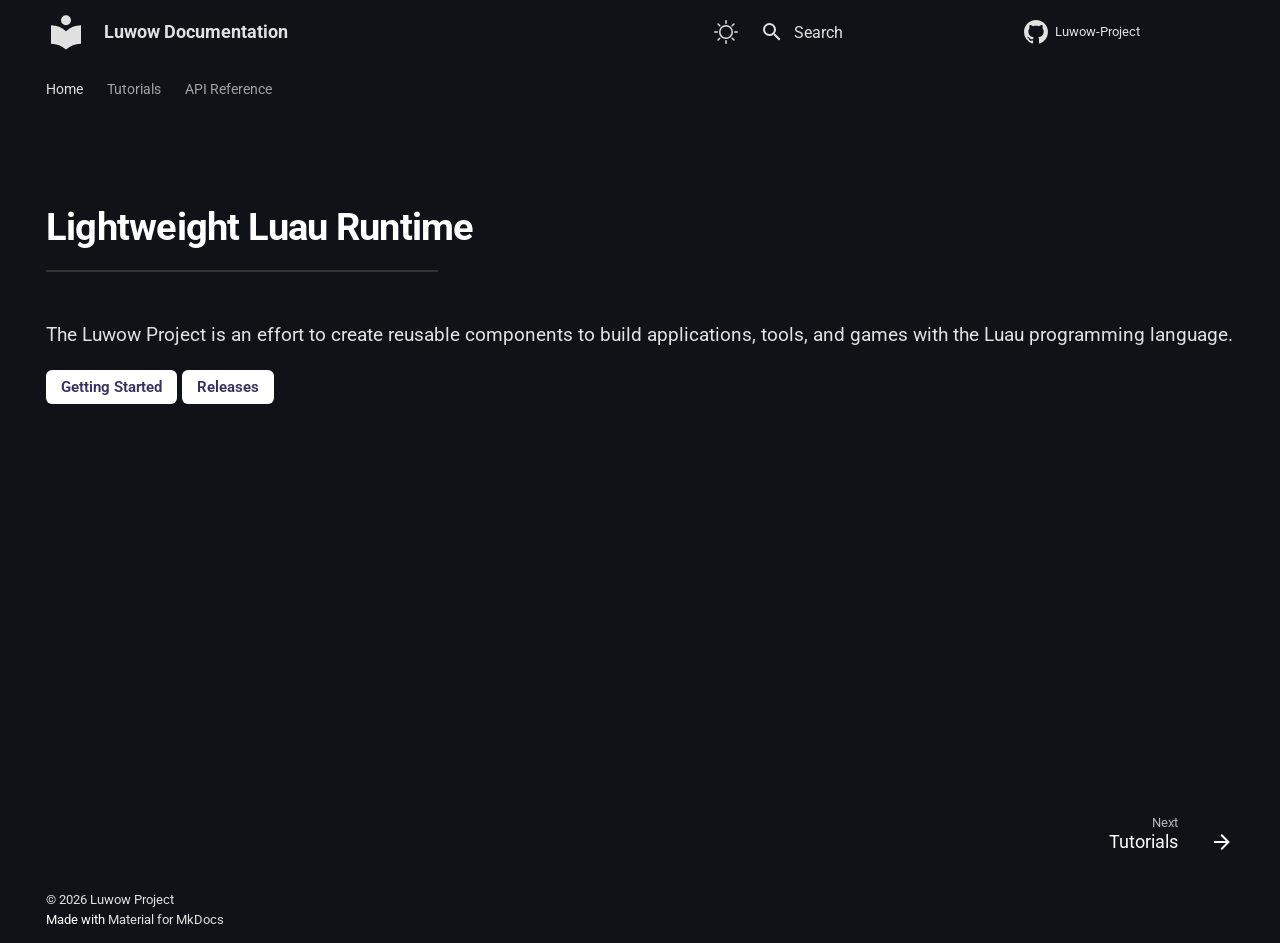
<file: index.html>
<!doctype html>
<html lang="en" class="no-js">
  <head>
    
      <meta charset="utf-8">
      <meta name="viewport" content="width=device-width,initial-scale=1">
      
      
      
        <link rel="canonical" href="https://luwow-project.github.io/Documentation/">
      
      
      
        <link rel="next" href="tutorials/">
      
      
        
      
      
      <link rel="icon" href="assets/images/favicon.png">
      <meta name="generator" content="mkdocs-1.6.1, mkdocs-material-9.8.0">
    
    
      
        <title>Luwow Documentation</title>
      
    
    
      <link rel="stylesheet" href="assets/stylesheets/main.57a0d79d.min.css">
      
        
        <link rel="stylesheet" href="assets/stylesheets/palette.fb2fffe2.min.css">
      
      


    
    
      
    
    
      
        
        
        <link rel="preconnect" href="https://fonts.gstatic.com" crossorigin>
        <link rel="stylesheet" href="https://fonts.googleapis.com/css?family=Roboto:300,300i,400,400i,700,700i%7CRoboto+Mono:400,400i,700,700i&display=fallback">
        <style>:root{--md-text-font:"Roboto";--md-code-font:"Roboto Mono"}</style>
      
    
    
      <link rel="stylesheet" href="css/colors.css">
    
      <link rel="stylesheet" href="css/theme.css">
    
      <link rel="stylesheet" href="css/code.css">
    
      <link rel="stylesheet" href="css/api-reference.css">
    
      <link rel="stylesheet" href="css/paragraph.css">
    
      <link rel="stylesheet" href="css/home.css">
    
    <script>__md_scope=new URL(".",location),__md_hash=e=>[...e].reduce(((e,_)=>(e<<5)-e+_.charCodeAt(0)),0),__md_get=(e,_=localStorage,t=__md_scope)=>JSON.parse(_.getItem(t.pathname+"."+e)),__md_set=(e,_,t=localStorage,a=__md_scope)=>{try{t.setItem(a.pathname+"."+e,JSON.stringify(_))}catch(e){}}</script>
    
      

    
    
  </head>
  
  
    
    
      
    
    
    
    
    <body dir="ltr" data-md-color-scheme="luwowdoc-dark" data-md-color-primary="indigo" data-md-color-accent="indigo">
  
    
    <input class="md-toggle" data-md-toggle="drawer" type="checkbox" id="__drawer" autocomplete="off">
    <input class="md-toggle" data-md-toggle="search" type="checkbox" id="__search" autocomplete="off">
    <label class="md-overlay" for="__drawer"></label>
    <div data-md-component="skip">
      
        
        <a href="#luwowTitle" class="md-skip">
          Skip to content
        </a>
      
    </div>
    <div data-md-component="announce">
      
    </div>
    
    
      

<header class="md-header" data-md-component="header">
  <nav class="md-header__inner md-grid" aria-label="Header">
    <a href="." title="Luwow Documentation" class="md-header__button md-logo" aria-label="Luwow Documentation" data-md-component="logo">
      <!-- Logo -->

  
  <svg xmlns="http://www.w3.org/2000/svg" viewBox="0 0 24 24"><path d="M12 8a3 3 0 0 0 3-3 3 3 0 0 0-3-3 3 3 0 0 0-3 3 3 3 0 0 0 3 3m0 3.54C9.64 9.35 6.5 8 3 8v11c3.5 0 6.64 1.35 9 3.54 2.36-2.19 5.5-3.54 9-3.54V8c-3.5 0-6.64 1.35-9 3.54"/></svg>

    </a>
    <label class="md-header__button md-icon" for="__drawer">
      
      <svg xmlns="http://www.w3.org/2000/svg" viewBox="0 0 24 24"><path d="M3 6h18v2H3zm0 5h18v2H3zm0 5h18v2H3z"/></svg>
    </label>
    <div class="md-header__title" data-md-component="header-title">
      <div class="md-header__ellipsis">
        <div class="md-header__topic">
          <span class="md-ellipsis">
            Luwow Documentation
          </span>
        </div>
        <div class="md-header__topic" data-md-component="header-topic">
          <span class="md-ellipsis">
            
              Home
            
          </span>
        </div>
      </div>
    </div>
    
      
        <form class="md-header__option" data-md-component="palette">
  
    
    
    
    <input class="md-option" data-md-color-media="" data-md-color-scheme="luwowdoc-dark" data-md-color-primary="indigo" data-md-color-accent="indigo"  aria-label="Switch to Light Mode"  type="radio" name="__palette" id="__palette_0">
    
      <label class="md-header__button md-icon" title="Switch to Light Mode" for="__palette_1" hidden>
        <svg xmlns="http://www.w3.org/2000/svg" viewBox="0 0 24 24"><path d="M12 19a7 7 0 1 1 0-14 7 7 0 0 1 0 14m0-1.5a5.5 5.5 0 1 0 0-11 5.5 5.5 0 1 0 0 11m-5.657.157a.75.75 0 0 1 0 1.06l-1.768 1.768a.749.749 0 0 1-1.275-.326.75.75 0 0 1 .215-.734l1.767-1.768a.75.75 0 0 1 1.061 0M3.515 3.515a.75.75 0 0 1 1.06 0l1.768 1.768a.749.749 0 0 1-.326 1.275.75.75 0 0 1-.734-.215L3.515 4.575a.75.75 0 0 1 0-1.06M12 0a.75.75 0 0 1 .75.75v2.5a.75.75 0 0 1-1.5 0V.75A.75.75 0 0 1 12 0M4 12a.75.75 0 0 1-.75.75H.75a.75.75 0 0 1 0-1.5h2.5A.75.75 0 0 1 4 12m8 8a.75.75 0 0 1 .75.75v2.5a.75.75 0 0 1-1.5 0v-2.5A.75.75 0 0 1 12 20m12-8a.75.75 0 0 1-.75.75h-2.5a.75.75 0 0 1 0-1.5h2.5A.75.75 0 0 1 24 12m-6.343 5.657a.75.75 0 0 1 1.06 0l1.768 1.768a.75.75 0 0 1-.018 1.042.75.75 0 0 1-1.042.018l-1.768-1.767a.75.75 0 0 1 0-1.061m2.828-14.142a.75.75 0 0 1 0 1.06l-1.768 1.768a.75.75 0 0 1-1.042-.018.75.75 0 0 1-.018-1.042l1.767-1.768a.75.75 0 0 1 1.061 0"/></svg>
      </label>
    
  
    
    
    
    <input class="md-option" data-md-color-media="" data-md-color-scheme="luwowdoc-light" data-md-color-primary="indigo" data-md-color-accent="indigo"  aria-label="Switch To Dark Mode"  type="radio" name="__palette" id="__palette_1">
    
      <label class="md-header__button md-icon" title="Switch To Dark Mode" for="__palette_0" hidden>
        <svg xmlns="http://www.w3.org/2000/svg" viewBox="0 0 24 24"><path d="M14.768 3.96zl-.002-.005a9 9 0 0 0-.218-.779c-.13-.394.21-.8.602-.67q.435.144.855.328l.01.005A10.002 10.002 0 0 1 12 22a10 10 0 0 1-9.162-5.985l-.004-.01a10 10 0 0 1-.329-.855c-.13-.392.277-.732.67-.602q.386.126.78.218l.004.002A9 9 0 0 0 14.999 6a9 9 0 0 0-.231-2.04M16.5 6c0 5.799-4.701 10.5-10.5 10.5q-.64 0-1.26-.075A8.5 8.5 0 1 0 16.425 4.74q.075.62.075 1.259Z"/></svg>
      </label>
    
  
</form>
      
    
    
      <script>var palette=__md_get("__palette");if(palette&&palette.color){if("(prefers-color-scheme)"===palette.color.media){var media=matchMedia("(prefers-color-scheme: light)"),input=document.querySelector(media.matches?"[data-md-color-media='(prefers-color-scheme: light)']":"[data-md-color-media='(prefers-color-scheme: dark)']");palette.color.media=input.getAttribute("data-md-color-media"),palette.color.scheme=input.getAttribute("data-md-color-scheme"),palette.color.primary=input.getAttribute("data-md-color-primary"),palette.color.accent=input.getAttribute("data-md-color-accent")}for(var[key,value]of Object.entries(palette.color))document.body.setAttribute("data-md-color-"+key,value)}</script>
    
    
    
      
      
        <label class="md-header__button md-icon" for="__search">
          
          <svg xmlns="http://www.w3.org/2000/svg" viewBox="0 0 24 24"><path d="M9.5 3A6.5 6.5 0 0 1 16 9.5c0 1.61-.59 3.09-1.56 4.23l.27.27h.79l5 5-1.5 1.5-5-5v-.79l-.27-.27A6.52 6.52 0 0 1 9.5 16 6.5 6.5 0 0 1 3 9.5 6.5 6.5 0 0 1 9.5 3m0 2C7 5 5 7 5 9.5S7 14 9.5 14 14 12 14 9.5 12 5 9.5 5"/></svg>
        </label>
        <div class="md-search" data-md-component="search" role="dialog">
  <label class="md-search__overlay" for="__search"></label>
  <div class="md-search__inner" role="search">
    <form class="md-search__form" name="search">
      <input type="text" class="md-search__input" name="query" aria-label="Search" placeholder="Search" autocapitalize="off" autocorrect="off" autocomplete="off" spellcheck="false" data-md-component="search-query" required>
      <label class="md-search__icon md-icon" for="__search">
        
        <svg xmlns="http://www.w3.org/2000/svg" viewBox="0 0 24 24"><path d="M9.5 3A6.5 6.5 0 0 1 16 9.5c0 1.61-.59 3.09-1.56 4.23l.27.27h.79l5 5-1.5 1.5-5-5v-.79l-.27-.27A6.52 6.52 0 0 1 9.5 16 6.5 6.5 0 0 1 3 9.5 6.5 6.5 0 0 1 9.5 3m0 2C7 5 5 7 5 9.5S7 14 9.5 14 14 12 14 9.5 12 5 9.5 5"/></svg>
        
        <svg xmlns="http://www.w3.org/2000/svg" viewBox="0 0 24 24"><path d="M20 11v2H8l5.5 5.5-1.42 1.42L4.16 12l7.92-7.92L13.5 5.5 8 11z"/></svg>
      </label>
      <nav class="md-search__options" aria-label="Search">
        
        <button type="reset" class="md-search__icon md-icon" title="Clear" aria-label="Clear" tabindex="-1">
          
          <svg xmlns="http://www.w3.org/2000/svg" viewBox="0 0 24 24"><path d="M19 6.41 17.59 5 12 10.59 6.41 5 5 6.41 10.59 12 5 17.59 6.41 19 12 13.41 17.59 19 19 17.59 13.41 12z"/></svg>
        </button>
      </nav>
      
        <div class="md-search__suggest" data-md-component="search-suggest"></div>
      
    </form>
    <div class="md-search__output">
      <div class="md-search__scrollwrap" tabindex="0" data-md-scrollfix>
        <div class="md-search-result" data-md-component="search-result">
          <div class="md-search-result__meta">
            Initializing search
          </div>
          <ol class="md-search-result__list" role="presentation"></ol>
        </div>
      </div>
    </div>
  </div>
</div>
      
    
    
      <div class="md-header__source">
        <a href="https://github.com/Luwow-Project/" title="Go to repository" class="md-source" data-md-component="source">
  <div class="md-source__icon md-icon">
    
    <svg xmlns="http://www.w3.org/2000/svg" viewBox="0 0 16 16"><path d="M8 0c4.42 0 8 3.58 8 8a8.01 8.01 0 0 1-5.45 7.59c-.4.08-.55-.17-.55-.38 0-.27.01-1.13.01-2.2 0-.75-.25-1.23-.54-1.48 1.78-.2 3.65-.88 3.65-3.95 0-.88-.31-1.59-.82-2.15.08-.2.36-1.02-.08-2.12 0 0-.67-.22-2.2.82-.64-.18-1.32-.27-2-.27s-1.36.09-2 .27c-1.53-1.03-2.2-.82-2.2-.82-.44 1.1-.16 1.92-.08 2.12-.51.56-.82 1.28-.82 2.15 0 3.06 1.86 3.75 3.64 3.95-.23.2-.44.55-.51 1.07-.46.21-1.61.55-2.33-.66-.15-.24-.6-.83-1.23-.82-.67.01-.27.38.01.53.34.19.73.9.82 1.13.16.45.68 1.31 2.69.94 0 .67.01 1.3.01 1.49 0 .21-.15.45-.55.38A7.995 7.995 0 0 1 0 8c0-4.42 3.58-8 8-8"/></svg>
  </div>
  <div class="md-source__repository">
    Luwow-Project
  </div>
</a>
      </div>
    
  </nav>
  
</header>
    
    <div class="md-container" data-md-component="container">
      
      
        
          
            
<nav class="md-tabs" aria-label="Tabs" data-md-component="tabs">
  <div class="md-grid">
    <ul class="md-tabs__list">
      
        
  
  
  
    
  
  
    <li class="md-tabs__item md-tabs__item--active">
      <a href="." class="md-tabs__link">
        
  
  
    
  
  Home

      </a>
    </li>
  

      
        
  
  
  
  
    
    
      <li class="md-tabs__item">
        <a href="tutorials/" class="md-tabs__link">
          
  
  
    
  
  Tutorials

        </a>
      </li>
    
  

      
        
  
  
  
  
    
    
      <li class="md-tabs__item">
        <a href="api-reference/" class="md-tabs__link">
          
  
  
    
  
  API Reference

        </a>
      </li>
    
  

      
    </ul>
  </div>
</nav>
          
        
      
      <main class="md-main" data-md-component="main">
        <div class="md-main__inner md-grid">
          
            
              
                
              
              <div class="md-sidebar md-sidebar--primary" data-md-component="sidebar" data-md-type="navigation" hidden>
                <div class="md-sidebar__scrollwrap">
                  <div class="md-sidebar__inner">
                    


  


<nav class="md-nav md-nav--primary md-nav--lifted" aria-label="Navigation" data-md-level="0">
  <label class="md-nav__title" for="__drawer">
    <a href="." title="Luwow Documentation" class="md-nav__button md-logo" aria-label="Luwow Documentation" data-md-component="logo">
      <!-- Logo -->

  
  <svg xmlns="http://www.w3.org/2000/svg" viewBox="0 0 24 24"><path d="M12 8a3 3 0 0 0 3-3 3 3 0 0 0-3-3 3 3 0 0 0-3 3 3 3 0 0 0 3 3m0 3.54C9.64 9.35 6.5 8 3 8v11c3.5 0 6.64 1.35 9 3.54 2.36-2.19 5.5-3.54 9-3.54V8c-3.5 0-6.64 1.35-9 3.54"/></svg>

    </a>
    Luwow Documentation
  </label>
  
    <div class="md-nav__source">
      <a href="https://github.com/Luwow-Project/" title="Go to repository" class="md-source" data-md-component="source">
  <div class="md-source__icon md-icon">
    
    <svg xmlns="http://www.w3.org/2000/svg" viewBox="0 0 16 16"><path d="M8 0c4.42 0 8 3.58 8 8a8.01 8.01 0 0 1-5.45 7.59c-.4.08-.55-.17-.55-.38 0-.27.01-1.13.01-2.2 0-.75-.25-1.23-.54-1.48 1.78-.2 3.65-.88 3.65-3.95 0-.88-.31-1.59-.82-2.15.08-.2.36-1.02-.08-2.12 0 0-.67-.22-2.2.82-.64-.18-1.32-.27-2-.27s-1.36.09-2 .27c-1.53-1.03-2.2-.82-2.2-.82-.44 1.1-.16 1.92-.08 2.12-.51.56-.82 1.28-.82 2.15 0 3.06 1.86 3.75 3.64 3.95-.23.2-.44.55-.51 1.07-.46.21-1.61.55-2.33-.66-.15-.24-.6-.83-1.23-.82-.67.01-.27.38.01.53.34.19.73.9.82 1.13.16.45.68 1.31 2.69.94 0 .67.01 1.3.01 1.49 0 .21-.15.45-.55.38A7.995 7.995 0 0 1 0 8c0-4.42 3.58-8 8-8"/></svg>
  </div>
  <div class="md-source__repository">
    Luwow-Project
  </div>
</a>
    </div>
  
  <ul class="md-nav__list" data-md-scrollfix>
    
      
      
  
  
    
  
  
  
    <li class="md-nav__item md-nav__item--active">
      
      <input class="md-nav__toggle md-toggle" type="checkbox" id="__toc">
      
      
        
      
      
      <a href="." class="md-nav__link md-nav__link--active">
        
  
  
  <span class="md-ellipsis">
    
  
    Home
  

    
  </span>
  
  

      </a>
      
    </li>
  

    
      
      
  
  
  
  
    
    
      
        
          
        
      
        
      
        
      
        
      
        
      
    
    
    
      
      
        
      
    
    
    <li class="md-nav__item md-nav__item--nested">
      
        
        
        <input class="md-nav__toggle md-toggle " type="checkbox" id="__nav_2" >
        
          
          <div class="md-nav__link md-nav__container">
            <a href="tutorials/" class="md-nav__link ">
              
  
  
  <span class="md-ellipsis">
    
  
    Tutorials
  

    
  </span>
  
  

            </a>
            
              
              <label class="md-nav__link " for="__nav_2" id="__nav_2_label" tabindex="0">
                <span class="md-nav__icon md-icon"></span>
              </label>
            
          </div>
        
        <nav class="md-nav" data-md-level="1" aria-labelledby="__nav_2_label" aria-expanded="false">
          <label class="md-nav__title" for="__nav_2">
            <span class="md-nav__icon md-icon"></span>
            
  
    Tutorials
  

          </label>
          <ul class="md-nav__list" data-md-scrollfix>
            
              
            
              
                
  
  
  
  
    <li class="md-nav__item">
      <a href="tutorials/setup/" class="md-nav__link">
        
  
  
  <span class="md-ellipsis">
    
  
    Installation and Usage
  

    
  </span>
  
  

      </a>
    </li>
  

              
            
              
                
  
  
  
  
    <li class="md-nav__item">
      <a href="tutorials/building/" class="md-nav__link">
        
  
  
  <span class="md-ellipsis">
    
  
    Building a Luwow Project
  

    
  </span>
  
  

      </a>
    </li>
  

              
            
              
                
  
  
  
  
    <li class="md-nav__item">
      <a href="tutorials/require/" class="md-nav__link">
        
  
  
  <span class="md-ellipsis">
    
  
    Require Resolution
  

    
  </span>
  
  

      </a>
    </li>
  

              
            
              
                
  
  
  
  
    <li class="md-nav__item">
      <a href="tutorials/nativeModules/" class="md-nav__link">
        
  
  
  <span class="md-ellipsis">
    
  
    Native Modules
  

    
  </span>
  
  

      </a>
    </li>
  

              
            
          </ul>
        </nav>
      
    </li>
  

    
      
      
  
  
  
  
    
    
      
        
          
        
      
        
      
    
    
    
      
      
        
      
    
    
    <li class="md-nav__item md-nav__item--nested">
      
        
        
        <input class="md-nav__toggle md-toggle " type="checkbox" id="__nav_3" >
        
          
          <div class="md-nav__link md-nav__container">
            <a href="api-reference/" class="md-nav__link ">
              
  
  
  <span class="md-ellipsis">
    
  
    API Reference
  

    
  </span>
  
  

            </a>
            
              
              <label class="md-nav__link " for="__nav_3" id="__nav_3_label" tabindex="0">
                <span class="md-nav__icon md-icon"></span>
              </label>
            
          </div>
        
        <nav class="md-nav" data-md-level="1" aria-labelledby="__nav_3_label" aria-expanded="false">
          <label class="md-nav__title" for="__nav_3">
            <span class="md-nav__icon md-icon"></span>
            
  
    API Reference
  

          </label>
          <ul class="md-nav__list" data-md-scrollfix>
            
              
            
              
                
  
  
  
  
    
    
      
        
          
        
      
    
    
    
      
      
        
      
    
    
    <li class="md-nav__item md-nav__item--nested">
      
        
        
        <input class="md-nav__toggle md-toggle " type="checkbox" id="__nav_3_2" >
        
          
          <div class="md-nav__link md-nav__container">
            <a href="api-reference/engine/" class="md-nav__link ">
              
  
  
  <span class="md-ellipsis">
    
  
    Engine
  

    
  </span>
  
  

            </a>
            
          </div>
        
        <nav class="md-nav" data-md-level="2" aria-labelledby="__nav_3_2_label" aria-expanded="false">
          <label class="md-nav__title" for="__nav_3_2">
            <span class="md-nav__icon md-icon"></span>
            
  
    Engine
  

          </label>
          <ul class="md-nav__list" data-md-scrollfix>
            
              
            
          </ul>
        </nav>
      
    </li>
  

              
            
          </ul>
        </nav>
      
    </li>
  

    
  </ul>
</nav>
                  </div>
                </div>
              </div>
            
            
              
                
              
              <div class="md-sidebar md-sidebar--secondary" data-md-component="sidebar" data-md-type="toc" hidden>
                <div class="md-sidebar__scrollwrap">
                  <div class="md-sidebar__inner">
                    

<nav class="md-nav md-nav--secondary" aria-label="Table of contents">
  
  
  
    
  
  
</nav>
                  </div>
                </div>
              </div>
            
          
          
            <div class="md-content" data-md-component="content">
              
                

  



  


              
              <article class="md-content__inner md-typeset">
                
                  
  



  
  


<div id="luwowHome">
<section id="luwowMainSection">
<h1 id="luwowTitle">Lightweight Luau Runtime</h1>

<hr id="luwowTitleSeperator">

</hr>
<p class="luwowTitleDes">
The Luwow Project is an effort to create reusable components to build applications, tools, and games with the Luau programming language.
</p>
<nav> 
<a href="tutorials" id="luwowNavButton">Getting Started</a>
<a href="https://github.com/Luwow-Project/Release" id="luwowNavButton">Releases</a>
</nav>
</section>
</div>







  
  




  



                
              </article>
            </div>
          
          
  <script>var tabs=__md_get("__tabs");if(Array.isArray(tabs))e:for(var set of document.querySelectorAll(".tabbed-set")){var labels=set.querySelector(".tabbed-labels");for(var tab of tabs)for(var label of labels.getElementsByTagName("label"))if(label.innerText.trim()===tab){var input=document.getElementById(label.htmlFor);input.checked=!0;continue e}}</script>

<script>var target=document.getElementById(location.hash.slice(1));target&&target.name&&(target.checked=target.name.startsWith("__tabbed_"))</script>
        </div>
        
          <button type="button" class="md-top md-icon" data-md-component="top" hidden>
  
  <svg xmlns="http://www.w3.org/2000/svg" viewBox="0 0 24 24"><path d="M13 20h-2V8l-5.5 5.5-1.42-1.42L12 4.16l7.92 7.92-1.42 1.42L13 8z"/></svg>
  Back to top
</button>
        
      </main>
      
        <footer class="md-footer">
  
    
      
        
      
      <nav class="md-footer__inner md-grid" aria-label="Footer" >
        
        
          
          <a href="tutorials/" class="md-footer__link md-footer__link--next" aria-label="Next: Tutorials">
            <div class="md-footer__title">
              <span class="md-footer__direction">
                Next
              </span>
              <div class="md-ellipsis">
                Tutorials
              </div>
            </div>
            <div class="md-footer__button md-icon">
              
              <svg xmlns="http://www.w3.org/2000/svg" viewBox="0 0 24 24"><path d="M4 11v2h12l-5.5 5.5 1.42 1.42L19.84 12l-7.92-7.92L10.5 5.5 16 11z"/></svg>
            </div>
          </a>
        
      </nav>
    
  
  <div class="md-footer-meta md-typeset">
    <div class="md-footer-meta__inner md-grid">
      <div class="md-copyright">
  
    <div class="md-copyright__highlight">
      &copy; 2026 <a href="https://github.com/Luwow-Project"  target="_blank" rel="noopener">Luwow Project</a>
    </div>
  
  
    Made with
    <a href="https://squidfunk.github.io/mkdocs-material/" target="_blank" rel="noopener">
      Material for MkDocs
    </a>
  
</div>
      
    </div>
  </div>
</footer>
      
    </div>
    <div class="md-dialog" data-md-component="dialog">
      <div class="md-dialog__inner md-typeset"></div>
    </div>
    
    
    
      
      
      <script id="__config" type="application/json">{"annotate": null, "base": ".", "features": ["navigation.tabs", "navigation.sections", "navigation.top", "navigation.footer", "navigation.path", "navigation.indexes", "search.suggest", "search.highlight", "content.tabs.link", "content.code.annotation", "content.code.copy"], "search": "assets/javascripts/workers/search.a7633da7.min.js", "tags": null, "translations": {"clipboard.copied": "Copied to clipboard", "clipboard.copy": "Copy to clipboard", "search.result.more.one": "1 more on this page", "search.result.more.other": "# more on this page", "search.result.none": "No matching documents", "search.result.one": "1 matching document", "search.result.other": "# matching documents", "search.result.placeholder": "Type to start searching", "search.result.term.missing": "Missing", "select.version": "Select version"}, "version": null}</script>
    
    
      <script src="assets/javascripts/bundle.c21346df.min.js"></script>
      
    
  </body>
</html>
</file>
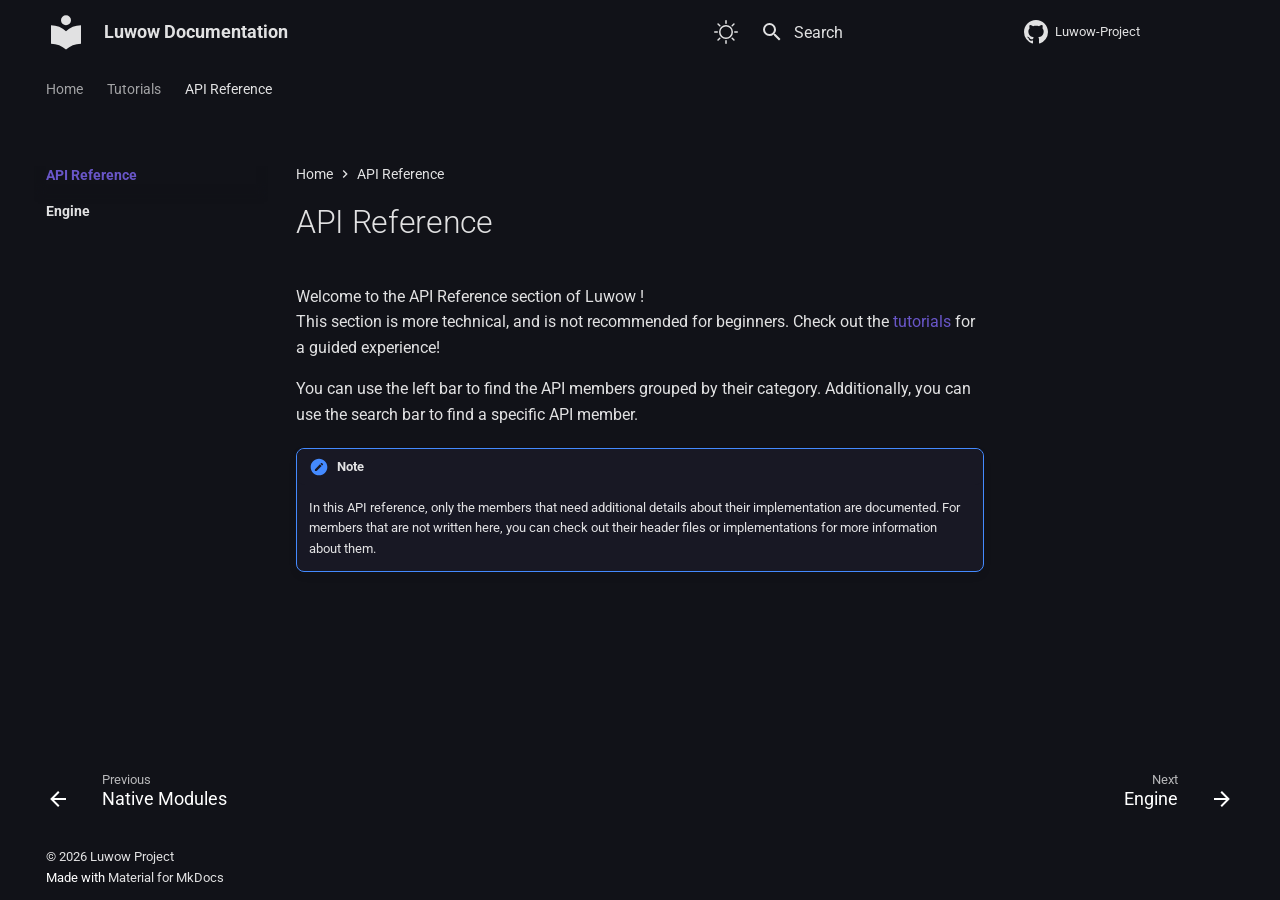
<file: api-reference/index.html>
<!doctype html>
<html lang="en" class="no-js">
  <head>
    
      <meta charset="utf-8">
      <meta name="viewport" content="width=device-width,initial-scale=1">
      
      
      
        <link rel="canonical" href="https://luwow-project.github.io/Documentation/api-reference/">
      
      
        <link rel="prev" href="../tutorials/nativeModules/">
      
      
        <link rel="next" href="engine/">
      
      
        
      
      
      <link rel="icon" href="../assets/images/favicon.png">
      <meta name="generator" content="mkdocs-1.6.1, mkdocs-material-9.8.0">
    
    
      
        <title>API Reference - Luwow Documentation</title>
      
    
    
      <link rel="stylesheet" href="../assets/stylesheets/main.57a0d79d.min.css">
      
        
        <link rel="stylesheet" href="../assets/stylesheets/palette.fb2fffe2.min.css">
      
      


    
    
      
    
    
      
        
        
        <link rel="preconnect" href="https://fonts.gstatic.com" crossorigin>
        <link rel="stylesheet" href="https://fonts.googleapis.com/css?family=Roboto:300,300i,400,400i,700,700i%7CRoboto+Mono:400,400i,700,700i&display=fallback">
        <style>:root{--md-text-font:"Roboto";--md-code-font:"Roboto Mono"}</style>
      
    
    
      <link rel="stylesheet" href="../css/colors.css">
    
      <link rel="stylesheet" href="../css/theme.css">
    
      <link rel="stylesheet" href="../css/code.css">
    
      <link rel="stylesheet" href="../css/api-reference.css">
    
      <link rel="stylesheet" href="../css/paragraph.css">
    
      <link rel="stylesheet" href="../css/home.css">
    
    <script>__md_scope=new URL("..",location),__md_hash=e=>[...e].reduce(((e,_)=>(e<<5)-e+_.charCodeAt(0)),0),__md_get=(e,_=localStorage,t=__md_scope)=>JSON.parse(_.getItem(t.pathname+"."+e)),__md_set=(e,_,t=localStorage,a=__md_scope)=>{try{t.setItem(a.pathname+"."+e,JSON.stringify(_))}catch(e){}}</script>
    
      

    
    
  </head>
  
  
    
    
      
    
    
    
    
    <body dir="ltr" data-md-color-scheme="luwowdoc-dark" data-md-color-primary="indigo" data-md-color-accent="indigo">
  
    
    <input class="md-toggle" data-md-toggle="drawer" type="checkbox" id="__drawer" autocomplete="off">
    <input class="md-toggle" data-md-toggle="search" type="checkbox" id="__search" autocomplete="off">
    <label class="md-overlay" for="__drawer"></label>
    <div data-md-component="skip">
      
        
        <a href="#api-reference" class="md-skip">
          Skip to content
        </a>
      
    </div>
    <div data-md-component="announce">
      
    </div>
    
    
      

<header class="md-header" data-md-component="header">
  <nav class="md-header__inner md-grid" aria-label="Header">
    <a href=".." title="Luwow Documentation" class="md-header__button md-logo" aria-label="Luwow Documentation" data-md-component="logo">
      <!-- Logo -->

  
  <svg xmlns="http://www.w3.org/2000/svg" viewBox="0 0 24 24"><path d="M12 8a3 3 0 0 0 3-3 3 3 0 0 0-3-3 3 3 0 0 0-3 3 3 3 0 0 0 3 3m0 3.54C9.64 9.35 6.5 8 3 8v11c3.5 0 6.64 1.35 9 3.54 2.36-2.19 5.5-3.54 9-3.54V8c-3.5 0-6.64 1.35-9 3.54"/></svg>

    </a>
    <label class="md-header__button md-icon" for="__drawer">
      
      <svg xmlns="http://www.w3.org/2000/svg" viewBox="0 0 24 24"><path d="M3 6h18v2H3zm0 5h18v2H3zm0 5h18v2H3z"/></svg>
    </label>
    <div class="md-header__title" data-md-component="header-title">
      <div class="md-header__ellipsis">
        <div class="md-header__topic">
          <span class="md-ellipsis">
            Luwow Documentation
          </span>
        </div>
        <div class="md-header__topic" data-md-component="header-topic">
          <span class="md-ellipsis">
            
              API Reference
            
          </span>
        </div>
      </div>
    </div>
    
      
        <form class="md-header__option" data-md-component="palette">
  
    
    
    
    <input class="md-option" data-md-color-media="" data-md-color-scheme="luwowdoc-dark" data-md-color-primary="indigo" data-md-color-accent="indigo"  aria-label="Switch to Light Mode"  type="radio" name="__palette" id="__palette_0">
    
      <label class="md-header__button md-icon" title="Switch to Light Mode" for="__palette_1" hidden>
        <svg xmlns="http://www.w3.org/2000/svg" viewBox="0 0 24 24"><path d="M12 19a7 7 0 1 1 0-14 7 7 0 0 1 0 14m0-1.5a5.5 5.5 0 1 0 0-11 5.5 5.5 0 1 0 0 11m-5.657.157a.75.75 0 0 1 0 1.06l-1.768 1.768a.749.749 0 0 1-1.275-.326.75.75 0 0 1 .215-.734l1.767-1.768a.75.75 0 0 1 1.061 0M3.515 3.515a.75.75 0 0 1 1.06 0l1.768 1.768a.749.749 0 0 1-.326 1.275.75.75 0 0 1-.734-.215L3.515 4.575a.75.75 0 0 1 0-1.06M12 0a.75.75 0 0 1 .75.75v2.5a.75.75 0 0 1-1.5 0V.75A.75.75 0 0 1 12 0M4 12a.75.75 0 0 1-.75.75H.75a.75.75 0 0 1 0-1.5h2.5A.75.75 0 0 1 4 12m8 8a.75.75 0 0 1 .75.75v2.5a.75.75 0 0 1-1.5 0v-2.5A.75.75 0 0 1 12 20m12-8a.75.75 0 0 1-.75.75h-2.5a.75.75 0 0 1 0-1.5h2.5A.75.75 0 0 1 24 12m-6.343 5.657a.75.75 0 0 1 1.06 0l1.768 1.768a.75.75 0 0 1-.018 1.042.75.75 0 0 1-1.042.018l-1.768-1.767a.75.75 0 0 1 0-1.061m2.828-14.142a.75.75 0 0 1 0 1.06l-1.768 1.768a.75.75 0 0 1-1.042-.018.75.75 0 0 1-.018-1.042l1.767-1.768a.75.75 0 0 1 1.061 0"/></svg>
      </label>
    
  
    
    
    
    <input class="md-option" data-md-color-media="" data-md-color-scheme="luwowdoc-light" data-md-color-primary="indigo" data-md-color-accent="indigo"  aria-label="Switch To Dark Mode"  type="radio" name="__palette" id="__palette_1">
    
      <label class="md-header__button md-icon" title="Switch To Dark Mode" for="__palette_0" hidden>
        <svg xmlns="http://www.w3.org/2000/svg" viewBox="0 0 24 24"><path d="M14.768 3.96zl-.002-.005a9 9 0 0 0-.218-.779c-.13-.394.21-.8.602-.67q.435.144.855.328l.01.005A10.002 10.002 0 0 1 12 22a10 10 0 0 1-9.162-5.985l-.004-.01a10 10 0 0 1-.329-.855c-.13-.392.277-.732.67-.602q.386.126.78.218l.004.002A9 9 0 0 0 14.999 6a9 9 0 0 0-.231-2.04M16.5 6c0 5.799-4.701 10.5-10.5 10.5q-.64 0-1.26-.075A8.5 8.5 0 1 0 16.425 4.74q.075.62.075 1.259Z"/></svg>
      </label>
    
  
</form>
      
    
    
      <script>var palette=__md_get("__palette");if(palette&&palette.color){if("(prefers-color-scheme)"===palette.color.media){var media=matchMedia("(prefers-color-scheme: light)"),input=document.querySelector(media.matches?"[data-md-color-media='(prefers-color-scheme: light)']":"[data-md-color-media='(prefers-color-scheme: dark)']");palette.color.media=input.getAttribute("data-md-color-media"),palette.color.scheme=input.getAttribute("data-md-color-scheme"),palette.color.primary=input.getAttribute("data-md-color-primary"),palette.color.accent=input.getAttribute("data-md-color-accent")}for(var[key,value]of Object.entries(palette.color))document.body.setAttribute("data-md-color-"+key,value)}</script>
    
    
    
      
      
        <label class="md-header__button md-icon" for="__search">
          
          <svg xmlns="http://www.w3.org/2000/svg" viewBox="0 0 24 24"><path d="M9.5 3A6.5 6.5 0 0 1 16 9.5c0 1.61-.59 3.09-1.56 4.23l.27.27h.79l5 5-1.5 1.5-5-5v-.79l-.27-.27A6.52 6.52 0 0 1 9.5 16 6.5 6.5 0 0 1 3 9.5 6.5 6.5 0 0 1 9.5 3m0 2C7 5 5 7 5 9.5S7 14 9.5 14 14 12 14 9.5 12 5 9.5 5"/></svg>
        </label>
        <div class="md-search" data-md-component="search" role="dialog">
  <label class="md-search__overlay" for="__search"></label>
  <div class="md-search__inner" role="search">
    <form class="md-search__form" name="search">
      <input type="text" class="md-search__input" name="query" aria-label="Search" placeholder="Search" autocapitalize="off" autocorrect="off" autocomplete="off" spellcheck="false" data-md-component="search-query" required>
      <label class="md-search__icon md-icon" for="__search">
        
        <svg xmlns="http://www.w3.org/2000/svg" viewBox="0 0 24 24"><path d="M9.5 3A6.5 6.5 0 0 1 16 9.5c0 1.61-.59 3.09-1.56 4.23l.27.27h.79l5 5-1.5 1.5-5-5v-.79l-.27-.27A6.52 6.52 0 0 1 9.5 16 6.5 6.5 0 0 1 3 9.5 6.5 6.5 0 0 1 9.5 3m0 2C7 5 5 7 5 9.5S7 14 9.5 14 14 12 14 9.5 12 5 9.5 5"/></svg>
        
        <svg xmlns="http://www.w3.org/2000/svg" viewBox="0 0 24 24"><path d="M20 11v2H8l5.5 5.5-1.42 1.42L4.16 12l7.92-7.92L13.5 5.5 8 11z"/></svg>
      </label>
      <nav class="md-search__options" aria-label="Search">
        
        <button type="reset" class="md-search__icon md-icon" title="Clear" aria-label="Clear" tabindex="-1">
          
          <svg xmlns="http://www.w3.org/2000/svg" viewBox="0 0 24 24"><path d="M19 6.41 17.59 5 12 10.59 6.41 5 5 6.41 10.59 12 5 17.59 6.41 19 12 13.41 17.59 19 19 17.59 13.41 12z"/></svg>
        </button>
      </nav>
      
        <div class="md-search__suggest" data-md-component="search-suggest"></div>
      
    </form>
    <div class="md-search__output">
      <div class="md-search__scrollwrap" tabindex="0" data-md-scrollfix>
        <div class="md-search-result" data-md-component="search-result">
          <div class="md-search-result__meta">
            Initializing search
          </div>
          <ol class="md-search-result__list" role="presentation"></ol>
        </div>
      </div>
    </div>
  </div>
</div>
      
    
    
      <div class="md-header__source">
        <a href="https://github.com/Luwow-Project/" title="Go to repository" class="md-source" data-md-component="source">
  <div class="md-source__icon md-icon">
    
    <svg xmlns="http://www.w3.org/2000/svg" viewBox="0 0 16 16"><path d="M8 0c4.42 0 8 3.58 8 8a8.01 8.01 0 0 1-5.45 7.59c-.4.08-.55-.17-.55-.38 0-.27.01-1.13.01-2.2 0-.75-.25-1.23-.54-1.48 1.78-.2 3.65-.88 3.65-3.95 0-.88-.31-1.59-.82-2.15.08-.2.36-1.02-.08-2.12 0 0-.67-.22-2.2.82-.64-.18-1.32-.27-2-.27s-1.36.09-2 .27c-1.53-1.03-2.2-.82-2.2-.82-.44 1.1-.16 1.92-.08 2.12-.51.56-.82 1.28-.82 2.15 0 3.06 1.86 3.75 3.64 3.95-.23.2-.44.55-.51 1.07-.46.21-1.61.55-2.33-.66-.15-.24-.6-.83-1.23-.82-.67.01-.27.38.01.53.34.19.73.9.82 1.13.16.45.68 1.31 2.69.94 0 .67.01 1.3.01 1.49 0 .21-.15.45-.55.38A7.995 7.995 0 0 1 0 8c0-4.42 3.58-8 8-8"/></svg>
  </div>
  <div class="md-source__repository">
    Luwow-Project
  </div>
</a>
      </div>
    
  </nav>
  
</header>
    
    <div class="md-container" data-md-component="container">
      
      
        
          
            
<nav class="md-tabs" aria-label="Tabs" data-md-component="tabs">
  <div class="md-grid">
    <ul class="md-tabs__list">
      
        
  
  
  
  
    <li class="md-tabs__item">
      <a href=".." class="md-tabs__link">
        
  
  
    
  
  Home

      </a>
    </li>
  

      
        
  
  
  
  
    
    
      <li class="md-tabs__item">
        <a href="../tutorials/" class="md-tabs__link">
          
  
  
    
  
  Tutorials

        </a>
      </li>
    
  

      
        
  
  
  
    
  
  
    
    
      <li class="md-tabs__item md-tabs__item--active">
        <a href="./" class="md-tabs__link">
          
  
  
    
  
  API Reference

        </a>
      </li>
    
  

      
    </ul>
  </div>
</nav>
          
        
      
      <main class="md-main" data-md-component="main">
        <div class="md-main__inner md-grid">
          
            
              
              <div class="md-sidebar md-sidebar--primary" data-md-component="sidebar" data-md-type="navigation" >
                <div class="md-sidebar__scrollwrap">
                  <div class="md-sidebar__inner">
                    


  


<nav class="md-nav md-nav--primary md-nav--lifted" aria-label="Navigation" data-md-level="0">
  <label class="md-nav__title" for="__drawer">
    <a href=".." title="Luwow Documentation" class="md-nav__button md-logo" aria-label="Luwow Documentation" data-md-component="logo">
      <!-- Logo -->

  
  <svg xmlns="http://www.w3.org/2000/svg" viewBox="0 0 24 24"><path d="M12 8a3 3 0 0 0 3-3 3 3 0 0 0-3-3 3 3 0 0 0-3 3 3 3 0 0 0 3 3m0 3.54C9.64 9.35 6.5 8 3 8v11c3.5 0 6.64 1.35 9 3.54 2.36-2.19 5.5-3.54 9-3.54V8c-3.5 0-6.64 1.35-9 3.54"/></svg>

    </a>
    Luwow Documentation
  </label>
  
    <div class="md-nav__source">
      <a href="https://github.com/Luwow-Project/" title="Go to repository" class="md-source" data-md-component="source">
  <div class="md-source__icon md-icon">
    
    <svg xmlns="http://www.w3.org/2000/svg" viewBox="0 0 16 16"><path d="M8 0c4.42 0 8 3.58 8 8a8.01 8.01 0 0 1-5.45 7.59c-.4.08-.55-.17-.55-.38 0-.27.01-1.13.01-2.2 0-.75-.25-1.23-.54-1.48 1.78-.2 3.65-.88 3.65-3.95 0-.88-.31-1.59-.82-2.15.08-.2.36-1.02-.08-2.12 0 0-.67-.22-2.2.82-.64-.18-1.32-.27-2-.27s-1.36.09-2 .27c-1.53-1.03-2.2-.82-2.2-.82-.44 1.1-.16 1.92-.08 2.12-.51.56-.82 1.28-.82 2.15 0 3.06 1.86 3.75 3.64 3.95-.23.2-.44.55-.51 1.07-.46.21-1.61.55-2.33-.66-.15-.24-.6-.83-1.23-.82-.67.01-.27.38.01.53.34.19.73.9.82 1.13.16.45.68 1.31 2.69.94 0 .67.01 1.3.01 1.49 0 .21-.15.45-.55.38A7.995 7.995 0 0 1 0 8c0-4.42 3.58-8 8-8"/></svg>
  </div>
  <div class="md-source__repository">
    Luwow-Project
  </div>
</a>
    </div>
  
  <ul class="md-nav__list" data-md-scrollfix>
    
      
      
  
  
  
  
    <li class="md-nav__item">
      <a href=".." class="md-nav__link">
        
  
  
  <span class="md-ellipsis">
    
  
    Home
  

    
  </span>
  
  

      </a>
    </li>
  

    
      
      
  
  
  
  
    
    
      
        
          
        
      
        
      
        
      
        
      
        
      
    
    
    
      
      
        
      
    
    
    <li class="md-nav__item md-nav__item--nested">
      
        
        
        <input class="md-nav__toggle md-toggle " type="checkbox" id="__nav_2" >
        
          
          <div class="md-nav__link md-nav__container">
            <a href="../tutorials/" class="md-nav__link ">
              
  
  
  <span class="md-ellipsis">
    
  
    Tutorials
  

    
  </span>
  
  

            </a>
            
              
              <label class="md-nav__link " for="__nav_2" id="__nav_2_label" tabindex="0">
                <span class="md-nav__icon md-icon"></span>
              </label>
            
          </div>
        
        <nav class="md-nav" data-md-level="1" aria-labelledby="__nav_2_label" aria-expanded="false">
          <label class="md-nav__title" for="__nav_2">
            <span class="md-nav__icon md-icon"></span>
            
  
    Tutorials
  

          </label>
          <ul class="md-nav__list" data-md-scrollfix>
            
              
            
              
                
  
  
  
  
    <li class="md-nav__item">
      <a href="../tutorials/setup/" class="md-nav__link">
        
  
  
  <span class="md-ellipsis">
    
  
    Installation and Usage
  

    
  </span>
  
  

      </a>
    </li>
  

              
            
              
                
  
  
  
  
    <li class="md-nav__item">
      <a href="../tutorials/building/" class="md-nav__link">
        
  
  
  <span class="md-ellipsis">
    
  
    Building a Luwow Project
  

    
  </span>
  
  

      </a>
    </li>
  

              
            
              
                
  
  
  
  
    <li class="md-nav__item">
      <a href="../tutorials/require/" class="md-nav__link">
        
  
  
  <span class="md-ellipsis">
    
  
    Require Resolution
  

    
  </span>
  
  

      </a>
    </li>
  

              
            
              
                
  
  
  
  
    <li class="md-nav__item">
      <a href="../tutorials/nativeModules/" class="md-nav__link">
        
  
  
  <span class="md-ellipsis">
    
  
    Native Modules
  

    
  </span>
  
  

      </a>
    </li>
  

              
            
          </ul>
        </nav>
      
    </li>
  

    
      
      
  
  
    
  
  
  
    
    
      
        
          
        
      
        
      
    
    
    
      
        
        
      
      
        
      
    
    
    <li class="md-nav__item md-nav__item--active md-nav__item--section md-nav__item--nested">
      
        
        
        <input class="md-nav__toggle md-toggle " type="checkbox" id="__nav_3" checked>
        
          
          <div class="md-nav__link md-nav__container">
            <a href="./" class="md-nav__link md-nav__link--active">
              
  
  
  <span class="md-ellipsis">
    
  
    API Reference
  

    
  </span>
  
  

            </a>
            
              
              <label class="md-nav__link md-nav__link--active" for="__nav_3" id="__nav_3_label" tabindex="">
                <span class="md-nav__icon md-icon"></span>
              </label>
            
          </div>
        
        <nav class="md-nav" data-md-level="1" aria-labelledby="__nav_3_label" aria-expanded="true">
          <label class="md-nav__title" for="__nav_3">
            <span class="md-nav__icon md-icon"></span>
            
  
    API Reference
  

          </label>
          <ul class="md-nav__list" data-md-scrollfix>
            
              
            
              
                
  
  
  
  
    
    
      
        
          
        
      
    
    
    
      
      
        
          
          
        
      
    
    
    <li class="md-nav__item md-nav__item--section md-nav__item--nested">
      
        
        
        <input class="md-nav__toggle md-toggle " type="checkbox" id="__nav_3_2" >
        
          
          <div class="md-nav__link md-nav__container">
            <a href="engine/" class="md-nav__link ">
              
  
  
  <span class="md-ellipsis">
    
  
    Engine
  

    
  </span>
  
  

            </a>
            
          </div>
        
        <nav class="md-nav" data-md-level="2" aria-labelledby="__nav_3_2_label" aria-expanded="false">
          <label class="md-nav__title" for="__nav_3_2">
            <span class="md-nav__icon md-icon"></span>
            
  
    Engine
  

          </label>
          <ul class="md-nav__list" data-md-scrollfix>
            
              
            
          </ul>
        </nav>
      
    </li>
  

              
            
          </ul>
        </nav>
      
    </li>
  

    
  </ul>
</nav>
                  </div>
                </div>
              </div>
            
            
              
              <div class="md-sidebar md-sidebar--secondary" data-md-component="sidebar" data-md-type="toc" >
                <div class="md-sidebar__scrollwrap">
                  <div class="md-sidebar__inner">
                    

<nav class="md-nav md-nav--secondary" aria-label="Table of contents">
  
  
  
    
  
  
</nav>
                  </div>
                </div>
              </div>
            
          
          
            <div class="md-content" data-md-component="content">
              
                



  


  <nav class="md-path" aria-label="Navigation" >
    <ol class="md-path__list">
      
        
  
  
    <li class="md-path__item">
      <a href=".." class="md-path__link">
        
  <span class="md-ellipsis">
    Home
  </span>

      </a>
    </li>
  

      
      
        
  
  
    
    
      <li class="md-path__item">
        <a href="./" class="md-path__link">
          
  <span class="md-ellipsis">
    API Reference
  </span>

        </a>
      </li>
    
  

      
    </ol>
  </nav>

              
              <article class="md-content__inner md-typeset">
                
                  


  
  


<h1 id="api-reference">API Reference</h1>
<p>Welcome to the API Reference section of Luwow !
<br>
This section is more technical, and is not recommended for beginners. Check out the <a href="../tutorials/">tutorials</a> for a guided experience!</p>
<p>You can use the left bar to find the API members grouped by their category. Additionally, you can use the search bar to find a specific API member.</p>
<div class="admonition note">
<p class="admonition-title">Note</p>
<p>In this API reference, only the members that need additional details about their implementation are documented. For members that are not written here, you can check out their header files or implementations for more information about them.</p>
</div>







  
  






                
              </article>
            </div>
          
          
  <script>var tabs=__md_get("__tabs");if(Array.isArray(tabs))e:for(var set of document.querySelectorAll(".tabbed-set")){var labels=set.querySelector(".tabbed-labels");for(var tab of tabs)for(var label of labels.getElementsByTagName("label"))if(label.innerText.trim()===tab){var input=document.getElementById(label.htmlFor);input.checked=!0;continue e}}</script>

<script>var target=document.getElementById(location.hash.slice(1));target&&target.name&&(target.checked=target.name.startsWith("__tabbed_"))</script>
        </div>
        
          <button type="button" class="md-top md-icon" data-md-component="top" hidden>
  
  <svg xmlns="http://www.w3.org/2000/svg" viewBox="0 0 24 24"><path d="M13 20h-2V8l-5.5 5.5-1.42-1.42L12 4.16l7.92 7.92-1.42 1.42L13 8z"/></svg>
  Back to top
</button>
        
      </main>
      
        <footer class="md-footer">
  
    
      
      <nav class="md-footer__inner md-grid" aria-label="Footer" >
        
          
          <a href="../tutorials/nativeModules/" class="md-footer__link md-footer__link--prev" aria-label="Previous: Native Modules">
            <div class="md-footer__button md-icon">
              
              <svg xmlns="http://www.w3.org/2000/svg" viewBox="0 0 24 24"><path d="M20 11v2H8l5.5 5.5-1.42 1.42L4.16 12l7.92-7.92L13.5 5.5 8 11z"/></svg>
            </div>
            <div class="md-footer__title">
              <span class="md-footer__direction">
                Previous
              </span>
              <div class="md-ellipsis">
                Native Modules
              </div>
            </div>
          </a>
        
        
          
          <a href="engine/" class="md-footer__link md-footer__link--next" aria-label="Next: Engine">
            <div class="md-footer__title">
              <span class="md-footer__direction">
                Next
              </span>
              <div class="md-ellipsis">
                Engine
              </div>
            </div>
            <div class="md-footer__button md-icon">
              
              <svg xmlns="http://www.w3.org/2000/svg" viewBox="0 0 24 24"><path d="M4 11v2h12l-5.5 5.5 1.42 1.42L19.84 12l-7.92-7.92L10.5 5.5 16 11z"/></svg>
            </div>
          </a>
        
      </nav>
    
  
  <div class="md-footer-meta md-typeset">
    <div class="md-footer-meta__inner md-grid">
      <div class="md-copyright">
  
    <div class="md-copyright__highlight">
      &copy; 2026 <a href="https://github.com/Luwow-Project"  target="_blank" rel="noopener">Luwow Project</a>
    </div>
  
  
    Made with
    <a href="https://squidfunk.github.io/mkdocs-material/" target="_blank" rel="noopener">
      Material for MkDocs
    </a>
  
</div>
      
    </div>
  </div>
</footer>
      
    </div>
    <div class="md-dialog" data-md-component="dialog">
      <div class="md-dialog__inner md-typeset"></div>
    </div>
    
    
    
      
      
      <script id="__config" type="application/json">{"annotate": null, "base": "..", "features": ["navigation.tabs", "navigation.sections", "navigation.top", "navigation.footer", "navigation.path", "navigation.indexes", "search.suggest", "search.highlight", "content.tabs.link", "content.code.annotation", "content.code.copy"], "search": "../assets/javascripts/workers/search.a7633da7.min.js", "tags": null, "translations": {"clipboard.copied": "Copied to clipboard", "clipboard.copy": "Copy to clipboard", "search.result.more.one": "1 more on this page", "search.result.more.other": "# more on this page", "search.result.none": "No matching documents", "search.result.one": "1 matching document", "search.result.other": "# matching documents", "search.result.placeholder": "Type to start searching", "search.result.term.missing": "Missing", "select.version": "Select version"}, "version": null}</script>
    
    
      <script src="../assets/javascripts/bundle.c21346df.min.js"></script>
      
    
  </body>
</html>
</file>
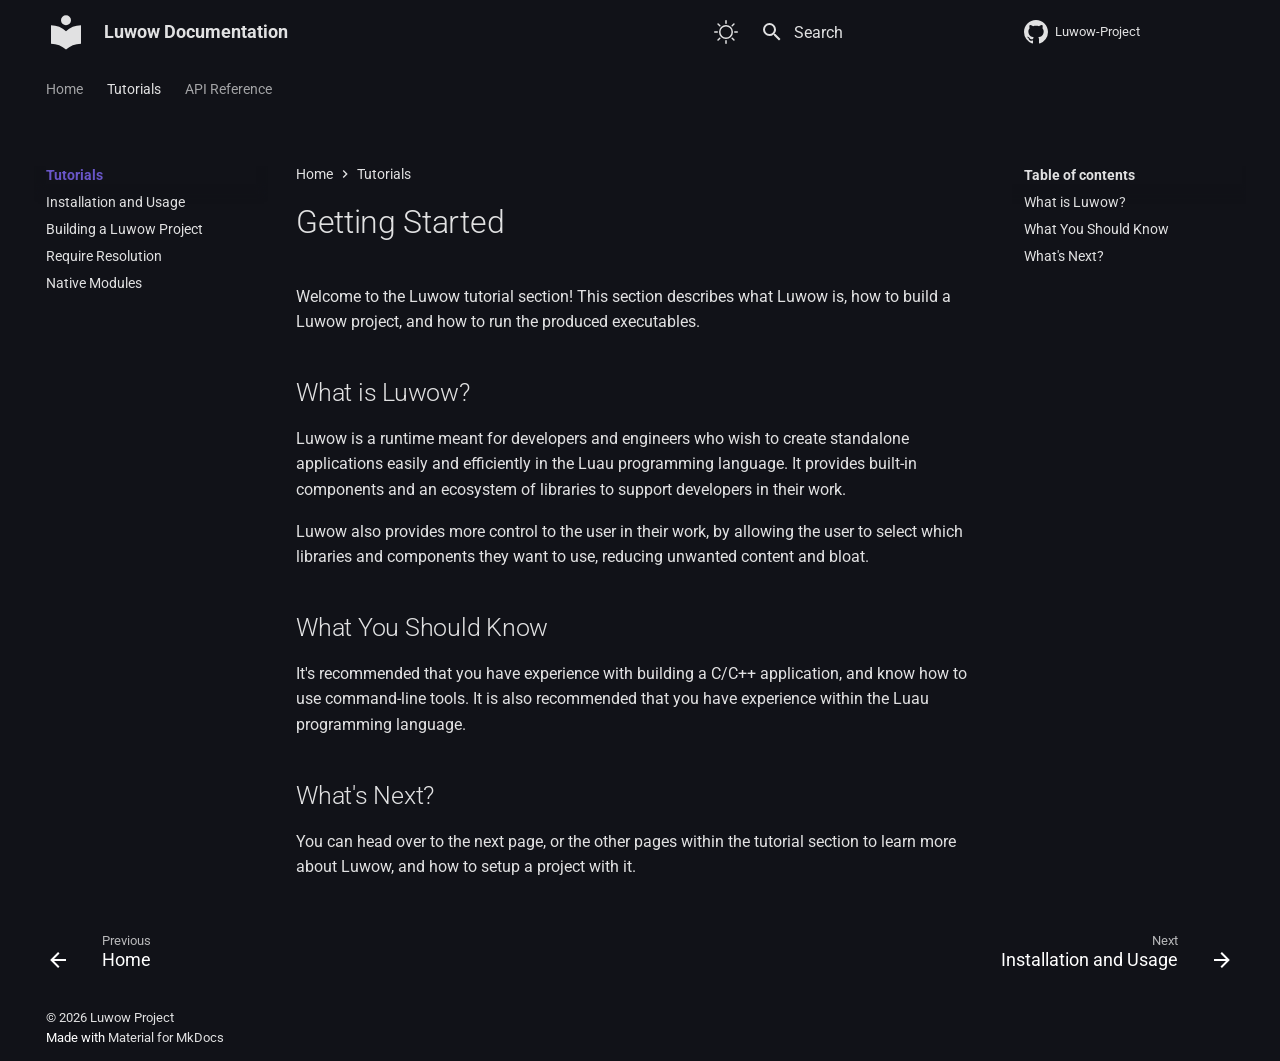
<file: tutorials/index.html>
<!doctype html>
<html lang="en" class="no-js">
  <head>
    
      <meta charset="utf-8">
      <meta name="viewport" content="width=device-width,initial-scale=1">
      
      
      
        <link rel="canonical" href="https://luwow-project.github.io/Documentation/tutorials/">
      
      
        <link rel="prev" href="..">
      
      
        <link rel="next" href="setup/">
      
      
        
      
      
      <link rel="icon" href="../assets/images/favicon.png">
      <meta name="generator" content="mkdocs-1.6.1, mkdocs-material-9.8.0">
    
    
      
        <title>Tutorials - Luwow Documentation</title>
      
    
    
      <link rel="stylesheet" href="../assets/stylesheets/main.57a0d79d.min.css">
      
        
        <link rel="stylesheet" href="../assets/stylesheets/palette.fb2fffe2.min.css">
      
      


    
    
      
    
    
      
        
        
        <link rel="preconnect" href="https://fonts.gstatic.com" crossorigin>
        <link rel="stylesheet" href="https://fonts.googleapis.com/css?family=Roboto:300,300i,400,400i,700,700i%7CRoboto+Mono:400,400i,700,700i&display=fallback">
        <style>:root{--md-text-font:"Roboto";--md-code-font:"Roboto Mono"}</style>
      
    
    
      <link rel="stylesheet" href="../css/colors.css">
    
      <link rel="stylesheet" href="../css/theme.css">
    
      <link rel="stylesheet" href="../css/code.css">
    
      <link rel="stylesheet" href="../css/api-reference.css">
    
      <link rel="stylesheet" href="../css/paragraph.css">
    
      <link rel="stylesheet" href="../css/home.css">
    
    <script>__md_scope=new URL("..",location),__md_hash=e=>[...e].reduce(((e,_)=>(e<<5)-e+_.charCodeAt(0)),0),__md_get=(e,_=localStorage,t=__md_scope)=>JSON.parse(_.getItem(t.pathname+"."+e)),__md_set=(e,_,t=localStorage,a=__md_scope)=>{try{t.setItem(a.pathname+"."+e,JSON.stringify(_))}catch(e){}}</script>
    
      

    
    
  </head>
  
  
    
    
      
    
    
    
    
    <body dir="ltr" data-md-color-scheme="luwowdoc-dark" data-md-color-primary="indigo" data-md-color-accent="indigo">
  
    
    <input class="md-toggle" data-md-toggle="drawer" type="checkbox" id="__drawer" autocomplete="off">
    <input class="md-toggle" data-md-toggle="search" type="checkbox" id="__search" autocomplete="off">
    <label class="md-overlay" for="__drawer"></label>
    <div data-md-component="skip">
      
        
        <a href="#getting-started" class="md-skip">
          Skip to content
        </a>
      
    </div>
    <div data-md-component="announce">
      
    </div>
    
    
      

<header class="md-header" data-md-component="header">
  <nav class="md-header__inner md-grid" aria-label="Header">
    <a href=".." title="Luwow Documentation" class="md-header__button md-logo" aria-label="Luwow Documentation" data-md-component="logo">
      <!-- Logo -->

  
  <svg xmlns="http://www.w3.org/2000/svg" viewBox="0 0 24 24"><path d="M12 8a3 3 0 0 0 3-3 3 3 0 0 0-3-3 3 3 0 0 0-3 3 3 3 0 0 0 3 3m0 3.54C9.64 9.35 6.5 8 3 8v11c3.5 0 6.64 1.35 9 3.54 2.36-2.19 5.5-3.54 9-3.54V8c-3.5 0-6.64 1.35-9 3.54"/></svg>

    </a>
    <label class="md-header__button md-icon" for="__drawer">
      
      <svg xmlns="http://www.w3.org/2000/svg" viewBox="0 0 24 24"><path d="M3 6h18v2H3zm0 5h18v2H3zm0 5h18v2H3z"/></svg>
    </label>
    <div class="md-header__title" data-md-component="header-title">
      <div class="md-header__ellipsis">
        <div class="md-header__topic">
          <span class="md-ellipsis">
            Luwow Documentation
          </span>
        </div>
        <div class="md-header__topic" data-md-component="header-topic">
          <span class="md-ellipsis">
            
              Tutorials
            
          </span>
        </div>
      </div>
    </div>
    
      
        <form class="md-header__option" data-md-component="palette">
  
    
    
    
    <input class="md-option" data-md-color-media="" data-md-color-scheme="luwowdoc-dark" data-md-color-primary="indigo" data-md-color-accent="indigo"  aria-label="Switch to Light Mode"  type="radio" name="__palette" id="__palette_0">
    
      <label class="md-header__button md-icon" title="Switch to Light Mode" for="__palette_1" hidden>
        <svg xmlns="http://www.w3.org/2000/svg" viewBox="0 0 24 24"><path d="M12 19a7 7 0 1 1 0-14 7 7 0 0 1 0 14m0-1.5a5.5 5.5 0 1 0 0-11 5.5 5.5 0 1 0 0 11m-5.657.157a.75.75 0 0 1 0 1.06l-1.768 1.768a.749.749 0 0 1-1.275-.326.75.75 0 0 1 .215-.734l1.767-1.768a.75.75 0 0 1 1.061 0M3.515 3.515a.75.75 0 0 1 1.06 0l1.768 1.768a.749.749 0 0 1-.326 1.275.75.75 0 0 1-.734-.215L3.515 4.575a.75.75 0 0 1 0-1.06M12 0a.75.75 0 0 1 .75.75v2.5a.75.75 0 0 1-1.5 0V.75A.75.75 0 0 1 12 0M4 12a.75.75 0 0 1-.75.75H.75a.75.75 0 0 1 0-1.5h2.5A.75.75 0 0 1 4 12m8 8a.75.75 0 0 1 .75.75v2.5a.75.75 0 0 1-1.5 0v-2.5A.75.75 0 0 1 12 20m12-8a.75.75 0 0 1-.75.75h-2.5a.75.75 0 0 1 0-1.5h2.5A.75.75 0 0 1 24 12m-6.343 5.657a.75.75 0 0 1 1.06 0l1.768 1.768a.75.75 0 0 1-.018 1.042.75.75 0 0 1-1.042.018l-1.768-1.767a.75.75 0 0 1 0-1.061m2.828-14.142a.75.75 0 0 1 0 1.06l-1.768 1.768a.75.75 0 0 1-1.042-.018.75.75 0 0 1-.018-1.042l1.767-1.768a.75.75 0 0 1 1.061 0"/></svg>
      </label>
    
  
    
    
    
    <input class="md-option" data-md-color-media="" data-md-color-scheme="luwowdoc-light" data-md-color-primary="indigo" data-md-color-accent="indigo"  aria-label="Switch To Dark Mode"  type="radio" name="__palette" id="__palette_1">
    
      <label class="md-header__button md-icon" title="Switch To Dark Mode" for="__palette_0" hidden>
        <svg xmlns="http://www.w3.org/2000/svg" viewBox="0 0 24 24"><path d="M14.768 3.96zl-.002-.005a9 9 0 0 0-.218-.779c-.13-.394.21-.8.602-.67q.435.144.855.328l.01.005A10.002 10.002 0 0 1 12 22a10 10 0 0 1-9.162-5.985l-.004-.01a10 10 0 0 1-.329-.855c-.13-.392.277-.732.67-.602q.386.126.78.218l.004.002A9 9 0 0 0 14.999 6a9 9 0 0 0-.231-2.04M16.5 6c0 5.799-4.701 10.5-10.5 10.5q-.64 0-1.26-.075A8.5 8.5 0 1 0 16.425 4.74q.075.62.075 1.259Z"/></svg>
      </label>
    
  
</form>
      
    
    
      <script>var palette=__md_get("__palette");if(palette&&palette.color){if("(prefers-color-scheme)"===palette.color.media){var media=matchMedia("(prefers-color-scheme: light)"),input=document.querySelector(media.matches?"[data-md-color-media='(prefers-color-scheme: light)']":"[data-md-color-media='(prefers-color-scheme: dark)']");palette.color.media=input.getAttribute("data-md-color-media"),palette.color.scheme=input.getAttribute("data-md-color-scheme"),palette.color.primary=input.getAttribute("data-md-color-primary"),palette.color.accent=input.getAttribute("data-md-color-accent")}for(var[key,value]of Object.entries(palette.color))document.body.setAttribute("data-md-color-"+key,value)}</script>
    
    
    
      
      
        <label class="md-header__button md-icon" for="__search">
          
          <svg xmlns="http://www.w3.org/2000/svg" viewBox="0 0 24 24"><path d="M9.5 3A6.5 6.5 0 0 1 16 9.5c0 1.61-.59 3.09-1.56 4.23l.27.27h.79l5 5-1.5 1.5-5-5v-.79l-.27-.27A6.52 6.52 0 0 1 9.5 16 6.5 6.5 0 0 1 3 9.5 6.5 6.5 0 0 1 9.5 3m0 2C7 5 5 7 5 9.5S7 14 9.5 14 14 12 14 9.5 12 5 9.5 5"/></svg>
        </label>
        <div class="md-search" data-md-component="search" role="dialog">
  <label class="md-search__overlay" for="__search"></label>
  <div class="md-search__inner" role="search">
    <form class="md-search__form" name="search">
      <input type="text" class="md-search__input" name="query" aria-label="Search" placeholder="Search" autocapitalize="off" autocorrect="off" autocomplete="off" spellcheck="false" data-md-component="search-query" required>
      <label class="md-search__icon md-icon" for="__search">
        
        <svg xmlns="http://www.w3.org/2000/svg" viewBox="0 0 24 24"><path d="M9.5 3A6.5 6.5 0 0 1 16 9.5c0 1.61-.59 3.09-1.56 4.23l.27.27h.79l5 5-1.5 1.5-5-5v-.79l-.27-.27A6.52 6.52 0 0 1 9.5 16 6.5 6.5 0 0 1 3 9.5 6.5 6.5 0 0 1 9.5 3m0 2C7 5 5 7 5 9.5S7 14 9.5 14 14 12 14 9.5 12 5 9.5 5"/></svg>
        
        <svg xmlns="http://www.w3.org/2000/svg" viewBox="0 0 24 24"><path d="M20 11v2H8l5.5 5.5-1.42 1.42L4.16 12l7.92-7.92L13.5 5.5 8 11z"/></svg>
      </label>
      <nav class="md-search__options" aria-label="Search">
        
        <button type="reset" class="md-search__icon md-icon" title="Clear" aria-label="Clear" tabindex="-1">
          
          <svg xmlns="http://www.w3.org/2000/svg" viewBox="0 0 24 24"><path d="M19 6.41 17.59 5 12 10.59 6.41 5 5 6.41 10.59 12 5 17.59 6.41 19 12 13.41 17.59 19 19 17.59 13.41 12z"/></svg>
        </button>
      </nav>
      
        <div class="md-search__suggest" data-md-component="search-suggest"></div>
      
    </form>
    <div class="md-search__output">
      <div class="md-search__scrollwrap" tabindex="0" data-md-scrollfix>
        <div class="md-search-result" data-md-component="search-result">
          <div class="md-search-result__meta">
            Initializing search
          </div>
          <ol class="md-search-result__list" role="presentation"></ol>
        </div>
      </div>
    </div>
  </div>
</div>
      
    
    
      <div class="md-header__source">
        <a href="https://github.com/Luwow-Project/" title="Go to repository" class="md-source" data-md-component="source">
  <div class="md-source__icon md-icon">
    
    <svg xmlns="http://www.w3.org/2000/svg" viewBox="0 0 16 16"><path d="M8 0c4.42 0 8 3.58 8 8a8.01 8.01 0 0 1-5.45 7.59c-.4.08-.55-.17-.55-.38 0-.27.01-1.13.01-2.2 0-.75-.25-1.23-.54-1.48 1.78-.2 3.65-.88 3.65-3.95 0-.88-.31-1.59-.82-2.15.08-.2.36-1.02-.08-2.12 0 0-.67-.22-2.2.82-.64-.18-1.32-.27-2-.27s-1.36.09-2 .27c-1.53-1.03-2.2-.82-2.2-.82-.44 1.1-.16 1.92-.08 2.12-.51.56-.82 1.28-.82 2.15 0 3.06 1.86 3.75 3.64 3.95-.23.2-.44.55-.51 1.07-.46.21-1.61.55-2.33-.66-.15-.24-.6-.83-1.23-.82-.67.01-.27.38.01.53.34.19.73.9.82 1.13.16.45.68 1.31 2.69.94 0 .67.01 1.3.01 1.49 0 .21-.15.45-.55.38A7.995 7.995 0 0 1 0 8c0-4.42 3.58-8 8-8"/></svg>
  </div>
  <div class="md-source__repository">
    Luwow-Project
  </div>
</a>
      </div>
    
  </nav>
  
</header>
    
    <div class="md-container" data-md-component="container">
      
      
        
          
            
<nav class="md-tabs" aria-label="Tabs" data-md-component="tabs">
  <div class="md-grid">
    <ul class="md-tabs__list">
      
        
  
  
  
  
    <li class="md-tabs__item">
      <a href=".." class="md-tabs__link">
        
  
  
    
  
  Home

      </a>
    </li>
  

      
        
  
  
  
    
  
  
    
    
      <li class="md-tabs__item md-tabs__item--active">
        <a href="./" class="md-tabs__link">
          
  
  
    
  
  Tutorials

        </a>
      </li>
    
  

      
        
  
  
  
  
    
    
      <li class="md-tabs__item">
        <a href="../api-reference/" class="md-tabs__link">
          
  
  
    
  
  API Reference

        </a>
      </li>
    
  

      
    </ul>
  </div>
</nav>
          
        
      
      <main class="md-main" data-md-component="main">
        <div class="md-main__inner md-grid">
          
            
              
              <div class="md-sidebar md-sidebar--primary" data-md-component="sidebar" data-md-type="navigation" >
                <div class="md-sidebar__scrollwrap">
                  <div class="md-sidebar__inner">
                    


  


<nav class="md-nav md-nav--primary md-nav--lifted" aria-label="Navigation" data-md-level="0">
  <label class="md-nav__title" for="__drawer">
    <a href=".." title="Luwow Documentation" class="md-nav__button md-logo" aria-label="Luwow Documentation" data-md-component="logo">
      <!-- Logo -->

  
  <svg xmlns="http://www.w3.org/2000/svg" viewBox="0 0 24 24"><path d="M12 8a3 3 0 0 0 3-3 3 3 0 0 0-3-3 3 3 0 0 0-3 3 3 3 0 0 0 3 3m0 3.54C9.64 9.35 6.5 8 3 8v11c3.5 0 6.64 1.35 9 3.54 2.36-2.19 5.5-3.54 9-3.54V8c-3.5 0-6.64 1.35-9 3.54"/></svg>

    </a>
    Luwow Documentation
  </label>
  
    <div class="md-nav__source">
      <a href="https://github.com/Luwow-Project/" title="Go to repository" class="md-source" data-md-component="source">
  <div class="md-source__icon md-icon">
    
    <svg xmlns="http://www.w3.org/2000/svg" viewBox="0 0 16 16"><path d="M8 0c4.42 0 8 3.58 8 8a8.01 8.01 0 0 1-5.45 7.59c-.4.08-.55-.17-.55-.38 0-.27.01-1.13.01-2.2 0-.75-.25-1.23-.54-1.48 1.78-.2 3.65-.88 3.65-3.95 0-.88-.31-1.59-.82-2.15.08-.2.36-1.02-.08-2.12 0 0-.67-.22-2.2.82-.64-.18-1.32-.27-2-.27s-1.36.09-2 .27c-1.53-1.03-2.2-.82-2.2-.82-.44 1.1-.16 1.92-.08 2.12-.51.56-.82 1.28-.82 2.15 0 3.06 1.86 3.75 3.64 3.95-.23.2-.44.55-.51 1.07-.46.21-1.61.55-2.33-.66-.15-.24-.6-.83-1.23-.82-.67.01-.27.38.01.53.34.19.73.9.82 1.13.16.45.68 1.31 2.69.94 0 .67.01 1.3.01 1.49 0 .21-.15.45-.55.38A7.995 7.995 0 0 1 0 8c0-4.42 3.58-8 8-8"/></svg>
  </div>
  <div class="md-source__repository">
    Luwow-Project
  </div>
</a>
    </div>
  
  <ul class="md-nav__list" data-md-scrollfix>
    
      
      
  
  
  
  
    <li class="md-nav__item">
      <a href=".." class="md-nav__link">
        
  
  
  <span class="md-ellipsis">
    
  
    Home
  

    
  </span>
  
  

      </a>
    </li>
  

    
      
      
  
  
    
  
  
  
    
    
      
        
          
        
      
        
      
        
      
        
      
        
      
    
    
    
      
        
        
      
      
        
      
    
    
    <li class="md-nav__item md-nav__item--active md-nav__item--section md-nav__item--nested">
      
        
        
        <input class="md-nav__toggle md-toggle " type="checkbox" id="__nav_2" checked>
        
          
          <div class="md-nav__link md-nav__container">
            <a href="./" class="md-nav__link md-nav__link--active">
              
  
  
  <span class="md-ellipsis">
    
  
    Tutorials
  

    
  </span>
  
  

            </a>
            
              
              <label class="md-nav__link md-nav__link--active" for="__nav_2" id="__nav_2_label" tabindex="">
                <span class="md-nav__icon md-icon"></span>
              </label>
            
          </div>
        
        <nav class="md-nav" data-md-level="1" aria-labelledby="__nav_2_label" aria-expanded="true">
          <label class="md-nav__title" for="__nav_2">
            <span class="md-nav__icon md-icon"></span>
            
  
    Tutorials
  

          </label>
          <ul class="md-nav__list" data-md-scrollfix>
            
              
            
              
                
  
  
  
  
    <li class="md-nav__item">
      <a href="setup/" class="md-nav__link">
        
  
  
  <span class="md-ellipsis">
    
  
    Installation and Usage
  

    
  </span>
  
  

      </a>
    </li>
  

              
            
              
                
  
  
  
  
    <li class="md-nav__item">
      <a href="building/" class="md-nav__link">
        
  
  
  <span class="md-ellipsis">
    
  
    Building a Luwow Project
  

    
  </span>
  
  

      </a>
    </li>
  

              
            
              
                
  
  
  
  
    <li class="md-nav__item">
      <a href="require/" class="md-nav__link">
        
  
  
  <span class="md-ellipsis">
    
  
    Require Resolution
  

    
  </span>
  
  

      </a>
    </li>
  

              
            
              
                
  
  
  
  
    <li class="md-nav__item">
      <a href="nativeModules/" class="md-nav__link">
        
  
  
  <span class="md-ellipsis">
    
  
    Native Modules
  

    
  </span>
  
  

      </a>
    </li>
  

              
            
          </ul>
        </nav>
      
    </li>
  

    
      
      
  
  
  
  
    
    
      
        
          
        
      
        
      
    
    
    
      
      
        
      
    
    
    <li class="md-nav__item md-nav__item--nested">
      
        
        
        <input class="md-nav__toggle md-toggle " type="checkbox" id="__nav_3" >
        
          
          <div class="md-nav__link md-nav__container">
            <a href="../api-reference/" class="md-nav__link ">
              
  
  
  <span class="md-ellipsis">
    
  
    API Reference
  

    
  </span>
  
  

            </a>
            
              
              <label class="md-nav__link " for="__nav_3" id="__nav_3_label" tabindex="0">
                <span class="md-nav__icon md-icon"></span>
              </label>
            
          </div>
        
        <nav class="md-nav" data-md-level="1" aria-labelledby="__nav_3_label" aria-expanded="false">
          <label class="md-nav__title" for="__nav_3">
            <span class="md-nav__icon md-icon"></span>
            
  
    API Reference
  

          </label>
          <ul class="md-nav__list" data-md-scrollfix>
            
              
            
              
                
  
  
  
  
    
    
      
        
          
        
      
    
    
    
      
      
        
      
    
    
    <li class="md-nav__item md-nav__item--nested">
      
        
        
        <input class="md-nav__toggle md-toggle " type="checkbox" id="__nav_3_2" >
        
          
          <div class="md-nav__link md-nav__container">
            <a href="../api-reference/engine/" class="md-nav__link ">
              
  
  
  <span class="md-ellipsis">
    
  
    Engine
  

    
  </span>
  
  

            </a>
            
          </div>
        
        <nav class="md-nav" data-md-level="2" aria-labelledby="__nav_3_2_label" aria-expanded="false">
          <label class="md-nav__title" for="__nav_3_2">
            <span class="md-nav__icon md-icon"></span>
            
  
    Engine
  

          </label>
          <ul class="md-nav__list" data-md-scrollfix>
            
              
            
          </ul>
        </nav>
      
    </li>
  

              
            
          </ul>
        </nav>
      
    </li>
  

    
  </ul>
</nav>
                  </div>
                </div>
              </div>
            
            
              
              <div class="md-sidebar md-sidebar--secondary" data-md-component="sidebar" data-md-type="toc" >
                <div class="md-sidebar__scrollwrap">
                  <div class="md-sidebar__inner">
                    

<nav class="md-nav md-nav--secondary" aria-label="Table of contents">
  
  
  
    
  
  
    <label class="md-nav__title" for="__toc">
      <span class="md-nav__icon md-icon"></span>
      Table of contents
    </label>
    <ul class="md-nav__list" data-md-component="toc" data-md-scrollfix>
      
        <li class="md-nav__item">
  <a href="#what-is-luwow" class="md-nav__link">
    <span class="md-ellipsis">
      
        What is Luwow?
      
    </span>
  </a>
  
</li>
      
        <li class="md-nav__item">
  <a href="#what-you-should-know" class="md-nav__link">
    <span class="md-ellipsis">
      
        What You Should Know
      
    </span>
  </a>
  
</li>
      
        <li class="md-nav__item">
  <a href="#whats-next" class="md-nav__link">
    <span class="md-ellipsis">
      
        What's Next?
      
    </span>
  </a>
  
</li>
      
    </ul>
  
</nav>
                  </div>
                </div>
              </div>
            
          
          
            <div class="md-content" data-md-component="content">
              
                



  


  <nav class="md-path" aria-label="Navigation" >
    <ol class="md-path__list">
      
        
  
  
    <li class="md-path__item">
      <a href=".." class="md-path__link">
        
  <span class="md-ellipsis">
    Home
  </span>

      </a>
    </li>
  

      
      
        
  
  
    
    
      <li class="md-path__item">
        <a href="./" class="md-path__link">
          
  <span class="md-ellipsis">
    Tutorials
  </span>

        </a>
      </li>
    
  

      
    </ol>
  </nav>

              
              <article class="md-content__inner md-typeset">
                
                  


  
  


<h1 id="getting-started">Getting Started</h1>
<p>Welcome to the Luwow tutorial section! This section describes what Luwow is, how to build a Luwow project, and how to run the produced executables.</p>
<h2 id="what-is-luwow">What is Luwow?</h2>
<p>Luwow is a runtime meant for developers and engineers who wish to create standalone applications easily and efficiently in the Luau programming language. It provides built-in components and an ecosystem of libraries to support developers in their work.</p>
<p>Luwow also provides more control to the user in their work, by allowing the user to select which libraries and components they want to use, reducing unwanted content and bloat.</p>
<h2 id="what-you-should-know">What You Should Know</h2>
<p>It's recommended that you have experience with building a C/C++ application, and know how to use command-line tools. It is also recommended that you have experience within the Luau programming language.</p>
<h2 id="whats-next">What's Next?</h2>
<p>You can head over to the next page, or the other pages within the tutorial section to learn more about Luwow, and how to setup a project with it.</p>












                
              </article>
            </div>
          
          
  <script>var tabs=__md_get("__tabs");if(Array.isArray(tabs))e:for(var set of document.querySelectorAll(".tabbed-set")){var labels=set.querySelector(".tabbed-labels");for(var tab of tabs)for(var label of labels.getElementsByTagName("label"))if(label.innerText.trim()===tab){var input=document.getElementById(label.htmlFor);input.checked=!0;continue e}}</script>

<script>var target=document.getElementById(location.hash.slice(1));target&&target.name&&(target.checked=target.name.startsWith("__tabbed_"))</script>
        </div>
        
          <button type="button" class="md-top md-icon" data-md-component="top" hidden>
  
  <svg xmlns="http://www.w3.org/2000/svg" viewBox="0 0 24 24"><path d="M13 20h-2V8l-5.5 5.5-1.42-1.42L12 4.16l7.92 7.92-1.42 1.42L13 8z"/></svg>
  Back to top
</button>
        
      </main>
      
        <footer class="md-footer">
  
    
      
      <nav class="md-footer__inner md-grid" aria-label="Footer" >
        
          
          <a href=".." class="md-footer__link md-footer__link--prev" aria-label="Previous: Home">
            <div class="md-footer__button md-icon">
              
              <svg xmlns="http://www.w3.org/2000/svg" viewBox="0 0 24 24"><path d="M20 11v2H8l5.5 5.5-1.42 1.42L4.16 12l7.92-7.92L13.5 5.5 8 11z"/></svg>
            </div>
            <div class="md-footer__title">
              <span class="md-footer__direction">
                Previous
              </span>
              <div class="md-ellipsis">
                Home
              </div>
            </div>
          </a>
        
        
          
          <a href="setup/" class="md-footer__link md-footer__link--next" aria-label="Next: Installation and Usage">
            <div class="md-footer__title">
              <span class="md-footer__direction">
                Next
              </span>
              <div class="md-ellipsis">
                Installation and Usage
              </div>
            </div>
            <div class="md-footer__button md-icon">
              
              <svg xmlns="http://www.w3.org/2000/svg" viewBox="0 0 24 24"><path d="M4 11v2h12l-5.5 5.5 1.42 1.42L19.84 12l-7.92-7.92L10.5 5.5 16 11z"/></svg>
            </div>
          </a>
        
      </nav>
    
  
  <div class="md-footer-meta md-typeset">
    <div class="md-footer-meta__inner md-grid">
      <div class="md-copyright">
  
    <div class="md-copyright__highlight">
      &copy; 2026 <a href="https://github.com/Luwow-Project"  target="_blank" rel="noopener">Luwow Project</a>
    </div>
  
  
    Made with
    <a href="https://squidfunk.github.io/mkdocs-material/" target="_blank" rel="noopener">
      Material for MkDocs
    </a>
  
</div>
      
    </div>
  </div>
</footer>
      
    </div>
    <div class="md-dialog" data-md-component="dialog">
      <div class="md-dialog__inner md-typeset"></div>
    </div>
    
    
    
      
      
      <script id="__config" type="application/json">{"annotate": null, "base": "..", "features": ["navigation.tabs", "navigation.sections", "navigation.top", "navigation.footer", "navigation.path", "navigation.indexes", "search.suggest", "search.highlight", "content.tabs.link", "content.code.annotation", "content.code.copy"], "search": "../assets/javascripts/workers/search.a7633da7.min.js", "tags": null, "translations": {"clipboard.copied": "Copied to clipboard", "clipboard.copy": "Copy to clipboard", "search.result.more.one": "1 more on this page", "search.result.more.other": "# more on this page", "search.result.none": "No matching documents", "search.result.one": "1 matching document", "search.result.other": "# matching documents", "search.result.placeholder": "Type to start searching", "search.result.term.missing": "Missing", "select.version": "Select version"}, "version": null}</script>
    
    
      <script src="../assets/javascripts/bundle.c21346df.min.js"></script>
      
    
  </body>
</html>
</file>
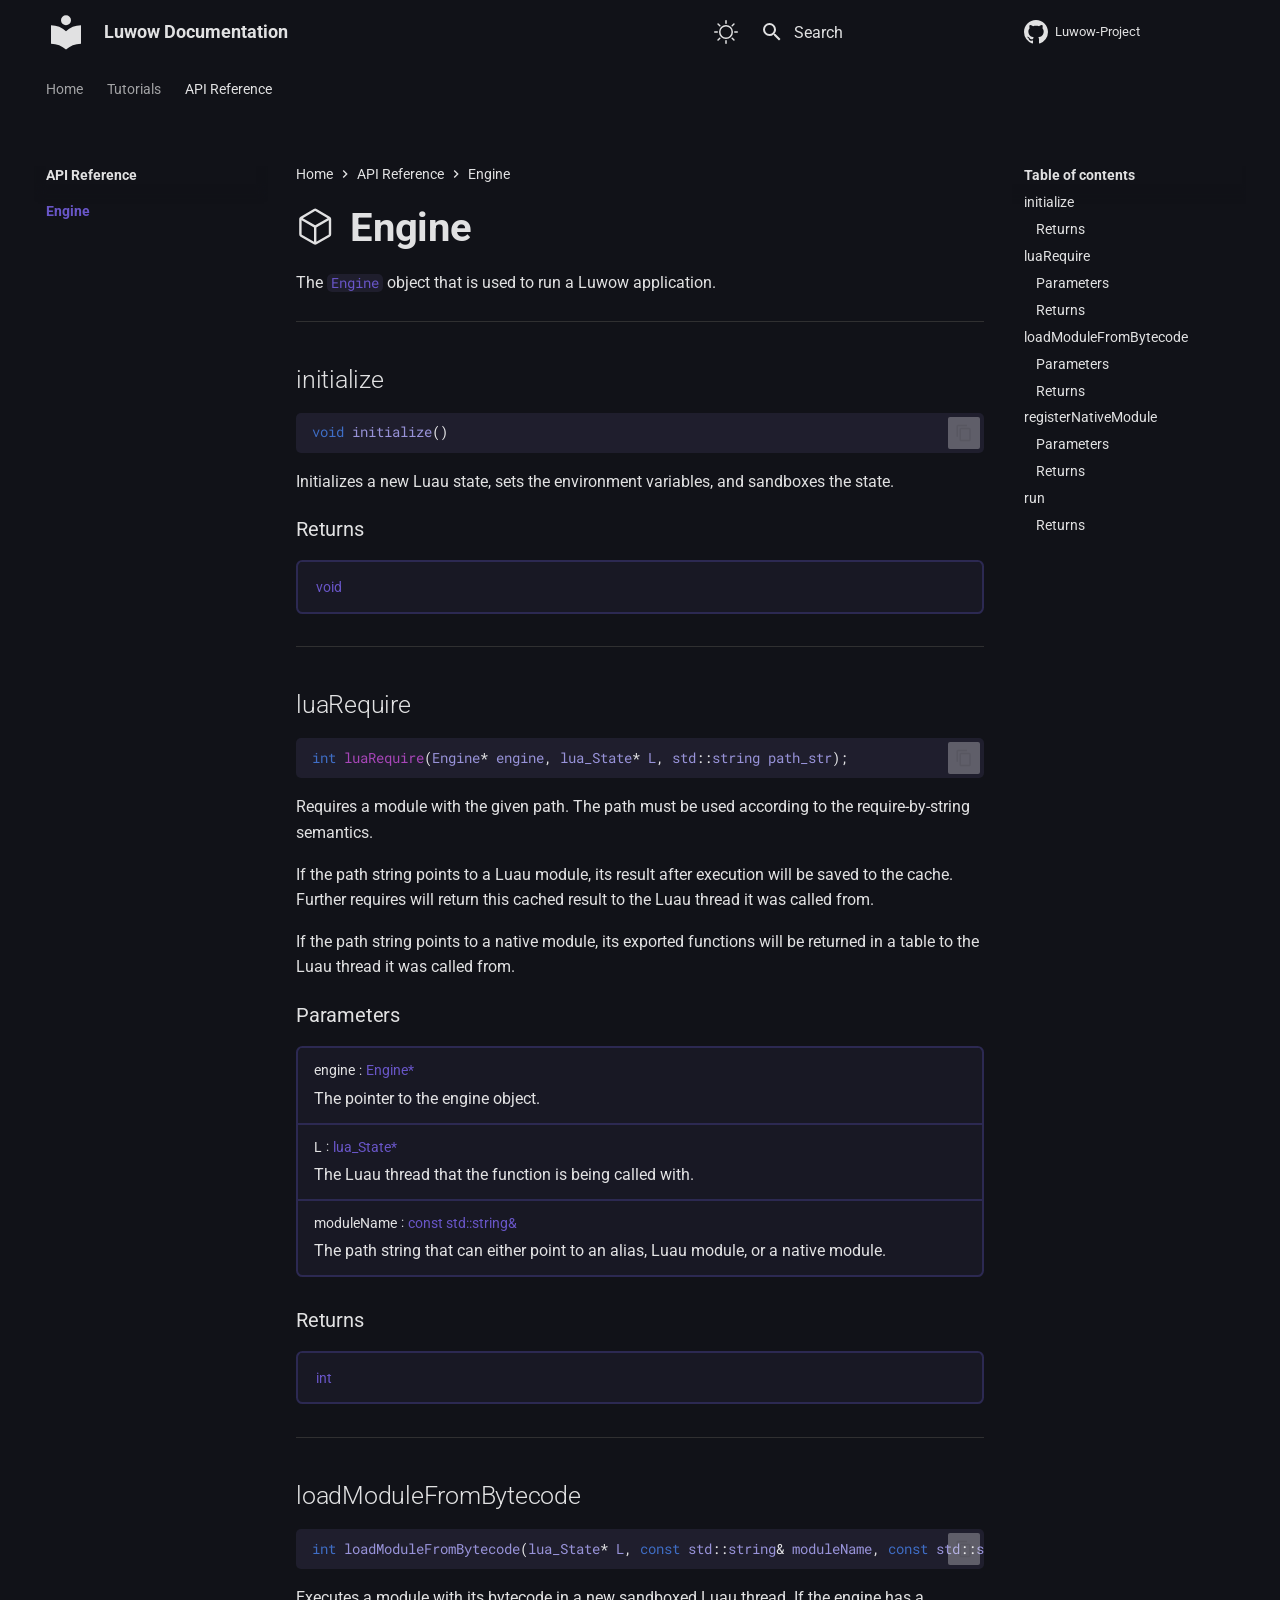
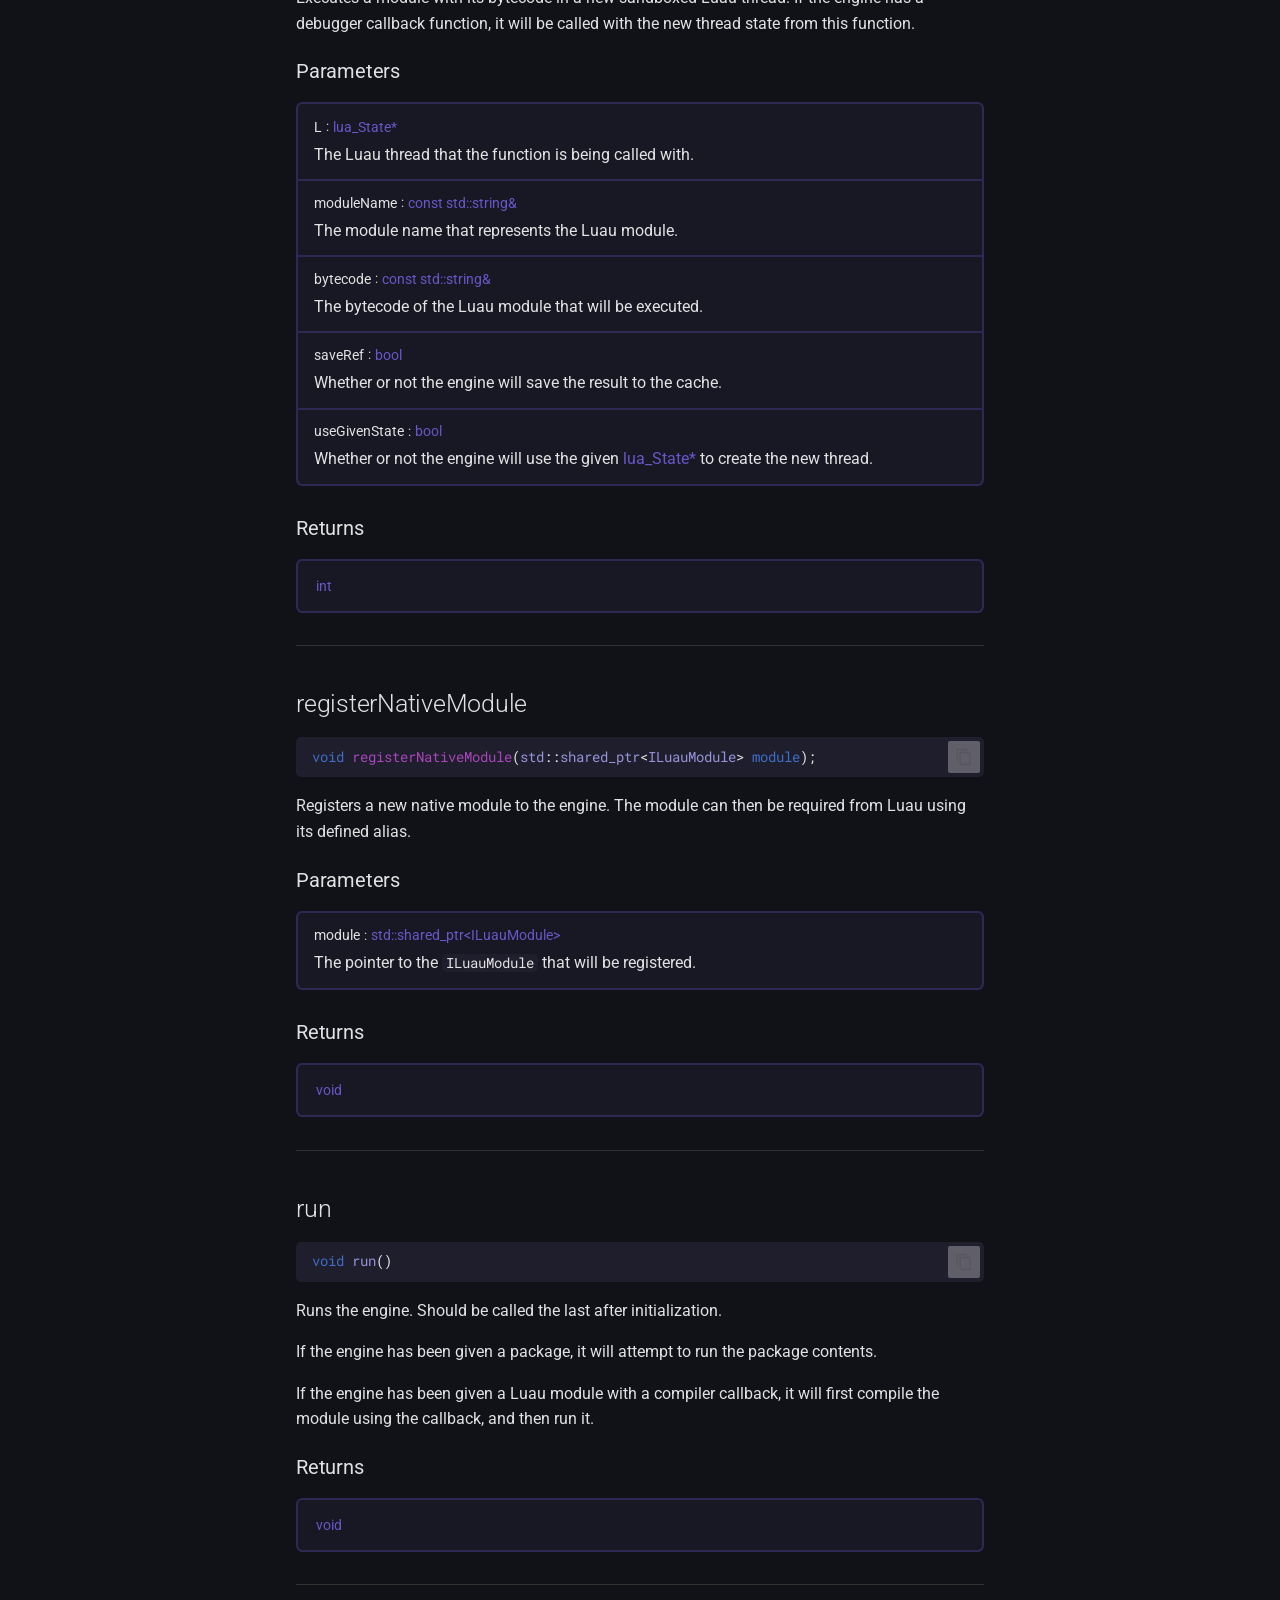
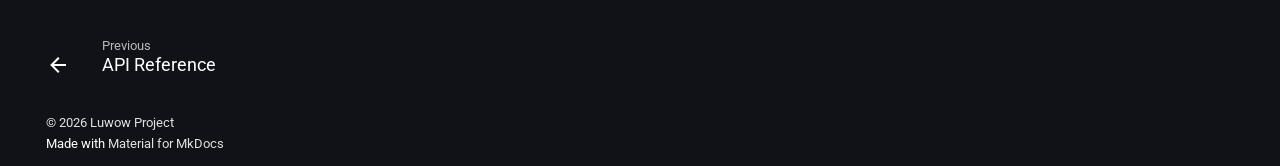
<file: api-reference/engine/index.html>
<!doctype html>
<html lang="en" class="no-js">
  <head>
    
      <meta charset="utf-8">
      <meta name="viewport" content="width=device-width,initial-scale=1">
      
      
      
        <link rel="canonical" href="https://luwow-project.github.io/Documentation/api-reference/engine/">
      
      
        <link rel="prev" href="../">
      
      
      
        
      
      
      <link rel="icon" href="../../assets/images/favicon.png">
      <meta name="generator" content="mkdocs-1.6.1, mkdocs-material-9.8.0">
    
    
      
        <title>Engine - Luwow Documentation</title>
      
    
    
      <link rel="stylesheet" href="../../assets/stylesheets/main.57a0d79d.min.css">
      
        
        <link rel="stylesheet" href="../../assets/stylesheets/palette.fb2fffe2.min.css">
      
      


    
    
      
    
    
      
        
        
        <link rel="preconnect" href="https://fonts.gstatic.com" crossorigin>
        <link rel="stylesheet" href="https://fonts.googleapis.com/css?family=Roboto:300,300i,400,400i,700,700i%7CRoboto+Mono:400,400i,700,700i&display=fallback">
        <style>:root{--md-text-font:"Roboto";--md-code-font:"Roboto Mono"}</style>
      
    
    
      <link rel="stylesheet" href="../../css/colors.css">
    
      <link rel="stylesheet" href="../../css/theme.css">
    
      <link rel="stylesheet" href="../../css/code.css">
    
      <link rel="stylesheet" href="../../css/api-reference.css">
    
      <link rel="stylesheet" href="../../css/paragraph.css">
    
      <link rel="stylesheet" href="../../css/home.css">
    
    <script>__md_scope=new URL("../..",location),__md_hash=e=>[...e].reduce(((e,_)=>(e<<5)-e+_.charCodeAt(0)),0),__md_get=(e,_=localStorage,t=__md_scope)=>JSON.parse(_.getItem(t.pathname+"."+e)),__md_set=(e,_,t=localStorage,a=__md_scope)=>{try{t.setItem(a.pathname+"."+e,JSON.stringify(_))}catch(e){}}</script>
    
      

    
    
  </head>
  
  
    
    
      
    
    
    
    
    <body dir="ltr" data-md-color-scheme="luwowdoc-dark" data-md-color-primary="indigo" data-md-color-accent="indigo">
  
    
    <input class="md-toggle" data-md-toggle="drawer" type="checkbox" id="__drawer" autocomplete="off">
    <input class="md-toggle" data-md-toggle="search" type="checkbox" id="__search" autocomplete="off">
    <label class="md-overlay" for="__drawer"></label>
    <div data-md-component="skip">
      
        
        <a href="#engine" class="md-skip">
          Skip to content
        </a>
      
    </div>
    <div data-md-component="announce">
      
    </div>
    
    
      

<header class="md-header" data-md-component="header">
  <nav class="md-header__inner md-grid" aria-label="Header">
    <a href="../.." title="Luwow Documentation" class="md-header__button md-logo" aria-label="Luwow Documentation" data-md-component="logo">
      <!-- Logo -->

  
  <svg xmlns="http://www.w3.org/2000/svg" viewBox="0 0 24 24"><path d="M12 8a3 3 0 0 0 3-3 3 3 0 0 0-3-3 3 3 0 0 0-3 3 3 3 0 0 0 3 3m0 3.54C9.64 9.35 6.5 8 3 8v11c3.5 0 6.64 1.35 9 3.54 2.36-2.19 5.5-3.54 9-3.54V8c-3.5 0-6.64 1.35-9 3.54"/></svg>

    </a>
    <label class="md-header__button md-icon" for="__drawer">
      
      <svg xmlns="http://www.w3.org/2000/svg" viewBox="0 0 24 24"><path d="M3 6h18v2H3zm0 5h18v2H3zm0 5h18v2H3z"/></svg>
    </label>
    <div class="md-header__title" data-md-component="header-title">
      <div class="md-header__ellipsis">
        <div class="md-header__topic">
          <span class="md-ellipsis">
            Luwow Documentation
          </span>
        </div>
        <div class="md-header__topic" data-md-component="header-topic">
          <span class="md-ellipsis">
            
              Engine
            
          </span>
        </div>
      </div>
    </div>
    
      
        <form class="md-header__option" data-md-component="palette">
  
    
    
    
    <input class="md-option" data-md-color-media="" data-md-color-scheme="luwowdoc-dark" data-md-color-primary="indigo" data-md-color-accent="indigo"  aria-label="Switch to Light Mode"  type="radio" name="__palette" id="__palette_0">
    
      <label class="md-header__button md-icon" title="Switch to Light Mode" for="__palette_1" hidden>
        <svg xmlns="http://www.w3.org/2000/svg" viewBox="0 0 24 24"><path d="M12 19a7 7 0 1 1 0-14 7 7 0 0 1 0 14m0-1.5a5.5 5.5 0 1 0 0-11 5.5 5.5 0 1 0 0 11m-5.657.157a.75.75 0 0 1 0 1.06l-1.768 1.768a.749.749 0 0 1-1.275-.326.75.75 0 0 1 .215-.734l1.767-1.768a.75.75 0 0 1 1.061 0M3.515 3.515a.75.75 0 0 1 1.06 0l1.768 1.768a.749.749 0 0 1-.326 1.275.75.75 0 0 1-.734-.215L3.515 4.575a.75.75 0 0 1 0-1.06M12 0a.75.75 0 0 1 .75.75v2.5a.75.75 0 0 1-1.5 0V.75A.75.75 0 0 1 12 0M4 12a.75.75 0 0 1-.75.75H.75a.75.75 0 0 1 0-1.5h2.5A.75.75 0 0 1 4 12m8 8a.75.75 0 0 1 .75.75v2.5a.75.75 0 0 1-1.5 0v-2.5A.75.75 0 0 1 12 20m12-8a.75.75 0 0 1-.75.75h-2.5a.75.75 0 0 1 0-1.5h2.5A.75.75 0 0 1 24 12m-6.343 5.657a.75.75 0 0 1 1.06 0l1.768 1.768a.75.75 0 0 1-.018 1.042.75.75 0 0 1-1.042.018l-1.768-1.767a.75.75 0 0 1 0-1.061m2.828-14.142a.75.75 0 0 1 0 1.06l-1.768 1.768a.75.75 0 0 1-1.042-.018.75.75 0 0 1-.018-1.042l1.767-1.768a.75.75 0 0 1 1.061 0"/></svg>
      </label>
    
  
    
    
    
    <input class="md-option" data-md-color-media="" data-md-color-scheme="luwowdoc-light" data-md-color-primary="indigo" data-md-color-accent="indigo"  aria-label="Switch To Dark Mode"  type="radio" name="__palette" id="__palette_1">
    
      <label class="md-header__button md-icon" title="Switch To Dark Mode" for="__palette_0" hidden>
        <svg xmlns="http://www.w3.org/2000/svg" viewBox="0 0 24 24"><path d="M14.768 3.96zl-.002-.005a9 9 0 0 0-.218-.779c-.13-.394.21-.8.602-.67q.435.144.855.328l.01.005A10.002 10.002 0 0 1 12 22a10 10 0 0 1-9.162-5.985l-.004-.01a10 10 0 0 1-.329-.855c-.13-.392.277-.732.67-.602q.386.126.78.218l.004.002A9 9 0 0 0 14.999 6a9 9 0 0 0-.231-2.04M16.5 6c0 5.799-4.701 10.5-10.5 10.5q-.64 0-1.26-.075A8.5 8.5 0 1 0 16.425 4.74q.075.62.075 1.259Z"/></svg>
      </label>
    
  
</form>
      
    
    
      <script>var palette=__md_get("__palette");if(palette&&palette.color){if("(prefers-color-scheme)"===palette.color.media){var media=matchMedia("(prefers-color-scheme: light)"),input=document.querySelector(media.matches?"[data-md-color-media='(prefers-color-scheme: light)']":"[data-md-color-media='(prefers-color-scheme: dark)']");palette.color.media=input.getAttribute("data-md-color-media"),palette.color.scheme=input.getAttribute("data-md-color-scheme"),palette.color.primary=input.getAttribute("data-md-color-primary"),palette.color.accent=input.getAttribute("data-md-color-accent")}for(var[key,value]of Object.entries(palette.color))document.body.setAttribute("data-md-color-"+key,value)}</script>
    
    
    
      
      
        <label class="md-header__button md-icon" for="__search">
          
          <svg xmlns="http://www.w3.org/2000/svg" viewBox="0 0 24 24"><path d="M9.5 3A6.5 6.5 0 0 1 16 9.5c0 1.61-.59 3.09-1.56 4.23l.27.27h.79l5 5-1.5 1.5-5-5v-.79l-.27-.27A6.52 6.52 0 0 1 9.5 16 6.5 6.5 0 0 1 3 9.5 6.5 6.5 0 0 1 9.5 3m0 2C7 5 5 7 5 9.5S7 14 9.5 14 14 12 14 9.5 12 5 9.5 5"/></svg>
        </label>
        <div class="md-search" data-md-component="search" role="dialog">
  <label class="md-search__overlay" for="__search"></label>
  <div class="md-search__inner" role="search">
    <form class="md-search__form" name="search">
      <input type="text" class="md-search__input" name="query" aria-label="Search" placeholder="Search" autocapitalize="off" autocorrect="off" autocomplete="off" spellcheck="false" data-md-component="search-query" required>
      <label class="md-search__icon md-icon" for="__search">
        
        <svg xmlns="http://www.w3.org/2000/svg" viewBox="0 0 24 24"><path d="M9.5 3A6.5 6.5 0 0 1 16 9.5c0 1.61-.59 3.09-1.56 4.23l.27.27h.79l5 5-1.5 1.5-5-5v-.79l-.27-.27A6.52 6.52 0 0 1 9.5 16 6.5 6.5 0 0 1 3 9.5 6.5 6.5 0 0 1 9.5 3m0 2C7 5 5 7 5 9.5S7 14 9.5 14 14 12 14 9.5 12 5 9.5 5"/></svg>
        
        <svg xmlns="http://www.w3.org/2000/svg" viewBox="0 0 24 24"><path d="M20 11v2H8l5.5 5.5-1.42 1.42L4.16 12l7.92-7.92L13.5 5.5 8 11z"/></svg>
      </label>
      <nav class="md-search__options" aria-label="Search">
        
        <button type="reset" class="md-search__icon md-icon" title="Clear" aria-label="Clear" tabindex="-1">
          
          <svg xmlns="http://www.w3.org/2000/svg" viewBox="0 0 24 24"><path d="M19 6.41 17.59 5 12 10.59 6.41 5 5 6.41 10.59 12 5 17.59 6.41 19 12 13.41 17.59 19 19 17.59 13.41 12z"/></svg>
        </button>
      </nav>
      
        <div class="md-search__suggest" data-md-component="search-suggest"></div>
      
    </form>
    <div class="md-search__output">
      <div class="md-search__scrollwrap" tabindex="0" data-md-scrollfix>
        <div class="md-search-result" data-md-component="search-result">
          <div class="md-search-result__meta">
            Initializing search
          </div>
          <ol class="md-search-result__list" role="presentation"></ol>
        </div>
      </div>
    </div>
  </div>
</div>
      
    
    
      <div class="md-header__source">
        <a href="https://github.com/Luwow-Project/" title="Go to repository" class="md-source" data-md-component="source">
  <div class="md-source__icon md-icon">
    
    <svg xmlns="http://www.w3.org/2000/svg" viewBox="0 0 16 16"><path d="M8 0c4.42 0 8 3.58 8 8a8.01 8.01 0 0 1-5.45 7.59c-.4.08-.55-.17-.55-.38 0-.27.01-1.13.01-2.2 0-.75-.25-1.23-.54-1.48 1.78-.2 3.65-.88 3.65-3.95 0-.88-.31-1.59-.82-2.15.08-.2.36-1.02-.08-2.12 0 0-.67-.22-2.2.82-.64-.18-1.32-.27-2-.27s-1.36.09-2 .27c-1.53-1.03-2.2-.82-2.2-.82-.44 1.1-.16 1.92-.08 2.12-.51.56-.82 1.28-.82 2.15 0 3.06 1.86 3.75 3.64 3.95-.23.2-.44.55-.51 1.07-.46.21-1.61.55-2.33-.66-.15-.24-.6-.83-1.23-.82-.67.01-.27.38.01.53.34.19.73.9.82 1.13.16.45.68 1.31 2.69.94 0 .67.01 1.3.01 1.49 0 .21-.15.45-.55.38A7.995 7.995 0 0 1 0 8c0-4.42 3.58-8 8-8"/></svg>
  </div>
  <div class="md-source__repository">
    Luwow-Project
  </div>
</a>
      </div>
    
  </nav>
  
</header>
    
    <div class="md-container" data-md-component="container">
      
      
        
          
            
<nav class="md-tabs" aria-label="Tabs" data-md-component="tabs">
  <div class="md-grid">
    <ul class="md-tabs__list">
      
        
  
  
  
  
    <li class="md-tabs__item">
      <a href="../.." class="md-tabs__link">
        
  
  
    
  
  Home

      </a>
    </li>
  

      
        
  
  
  
  
    
    
      <li class="md-tabs__item">
        <a href="../../tutorials/" class="md-tabs__link">
          
  
  
    
  
  Tutorials

        </a>
      </li>
    
  

      
        
  
  
  
    
  
  
    
    
      <li class="md-tabs__item md-tabs__item--active">
        <a href="../" class="md-tabs__link">
          
  
  
    
  
  API Reference

        </a>
      </li>
    
  

      
    </ul>
  </div>
</nav>
          
        
      
      <main class="md-main" data-md-component="main">
        <div class="md-main__inner md-grid">
          
            
              
              <div class="md-sidebar md-sidebar--primary" data-md-component="sidebar" data-md-type="navigation" >
                <div class="md-sidebar__scrollwrap">
                  <div class="md-sidebar__inner">
                    


  


<nav class="md-nav md-nav--primary md-nav--lifted" aria-label="Navigation" data-md-level="0">
  <label class="md-nav__title" for="__drawer">
    <a href="../.." title="Luwow Documentation" class="md-nav__button md-logo" aria-label="Luwow Documentation" data-md-component="logo">
      <!-- Logo -->

  
  <svg xmlns="http://www.w3.org/2000/svg" viewBox="0 0 24 24"><path d="M12 8a3 3 0 0 0 3-3 3 3 0 0 0-3-3 3 3 0 0 0-3 3 3 3 0 0 0 3 3m0 3.54C9.64 9.35 6.5 8 3 8v11c3.5 0 6.64 1.35 9 3.54 2.36-2.19 5.5-3.54 9-3.54V8c-3.5 0-6.64 1.35-9 3.54"/></svg>

    </a>
    Luwow Documentation
  </label>
  
    <div class="md-nav__source">
      <a href="https://github.com/Luwow-Project/" title="Go to repository" class="md-source" data-md-component="source">
  <div class="md-source__icon md-icon">
    
    <svg xmlns="http://www.w3.org/2000/svg" viewBox="0 0 16 16"><path d="M8 0c4.42 0 8 3.58 8 8a8.01 8.01 0 0 1-5.45 7.59c-.4.08-.55-.17-.55-.38 0-.27.01-1.13.01-2.2 0-.75-.25-1.23-.54-1.48 1.78-.2 3.65-.88 3.65-3.95 0-.88-.31-1.59-.82-2.15.08-.2.36-1.02-.08-2.12 0 0-.67-.22-2.2.82-.64-.18-1.32-.27-2-.27s-1.36.09-2 .27c-1.53-1.03-2.2-.82-2.2-.82-.44 1.1-.16 1.92-.08 2.12-.51.56-.82 1.28-.82 2.15 0 3.06 1.86 3.75 3.64 3.95-.23.2-.44.55-.51 1.07-.46.21-1.61.55-2.33-.66-.15-.24-.6-.83-1.23-.82-.67.01-.27.38.01.53.34.19.73.9.82 1.13.16.45.68 1.31 2.69.94 0 .67.01 1.3.01 1.49 0 .21-.15.45-.55.38A7.995 7.995 0 0 1 0 8c0-4.42 3.58-8 8-8"/></svg>
  </div>
  <div class="md-source__repository">
    Luwow-Project
  </div>
</a>
    </div>
  
  <ul class="md-nav__list" data-md-scrollfix>
    
      
      
  
  
  
  
    <li class="md-nav__item">
      <a href="../.." class="md-nav__link">
        
  
  
  <span class="md-ellipsis">
    
  
    Home
  

    
  </span>
  
  

      </a>
    </li>
  

    
      
      
  
  
  
  
    
    
      
        
          
        
      
        
      
        
      
        
      
        
      
    
    
    
      
      
        
      
    
    
    <li class="md-nav__item md-nav__item--nested">
      
        
        
        <input class="md-nav__toggle md-toggle " type="checkbox" id="__nav_2" >
        
          
          <div class="md-nav__link md-nav__container">
            <a href="../../tutorials/" class="md-nav__link ">
              
  
  
  <span class="md-ellipsis">
    
  
    Tutorials
  

    
  </span>
  
  

            </a>
            
              
              <label class="md-nav__link " for="__nav_2" id="__nav_2_label" tabindex="0">
                <span class="md-nav__icon md-icon"></span>
              </label>
            
          </div>
        
        <nav class="md-nav" data-md-level="1" aria-labelledby="__nav_2_label" aria-expanded="false">
          <label class="md-nav__title" for="__nav_2">
            <span class="md-nav__icon md-icon"></span>
            
  
    Tutorials
  

          </label>
          <ul class="md-nav__list" data-md-scrollfix>
            
              
            
              
                
  
  
  
  
    <li class="md-nav__item">
      <a href="../../tutorials/setup/" class="md-nav__link">
        
  
  
  <span class="md-ellipsis">
    
  
    Installation and Usage
  

    
  </span>
  
  

      </a>
    </li>
  

              
            
              
                
  
  
  
  
    <li class="md-nav__item">
      <a href="../../tutorials/building/" class="md-nav__link">
        
  
  
  <span class="md-ellipsis">
    
  
    Building a Luwow Project
  

    
  </span>
  
  

      </a>
    </li>
  

              
            
              
                
  
  
  
  
    <li class="md-nav__item">
      <a href="../../tutorials/require/" class="md-nav__link">
        
  
  
  <span class="md-ellipsis">
    
  
    Require Resolution
  

    
  </span>
  
  

      </a>
    </li>
  

              
            
              
                
  
  
  
  
    <li class="md-nav__item">
      <a href="../../tutorials/nativeModules/" class="md-nav__link">
        
  
  
  <span class="md-ellipsis">
    
  
    Native Modules
  

    
  </span>
  
  

      </a>
    </li>
  

              
            
          </ul>
        </nav>
      
    </li>
  

    
      
      
  
  
    
  
  
  
    
    
      
        
          
        
      
        
      
    
    
    
      
        
        
      
      
        
      
    
    
    <li class="md-nav__item md-nav__item--active md-nav__item--section md-nav__item--nested">
      
        
        
        <input class="md-nav__toggle md-toggle " type="checkbox" id="__nav_3" checked>
        
          
          <div class="md-nav__link md-nav__container">
            <a href="../" class="md-nav__link ">
              
  
  
  <span class="md-ellipsis">
    
  
    API Reference
  

    
  </span>
  
  

            </a>
            
              
              <label class="md-nav__link " for="__nav_3" id="__nav_3_label" tabindex="">
                <span class="md-nav__icon md-icon"></span>
              </label>
            
          </div>
        
        <nav class="md-nav" data-md-level="1" aria-labelledby="__nav_3_label" aria-expanded="true">
          <label class="md-nav__title" for="__nav_3">
            <span class="md-nav__icon md-icon"></span>
            
  
    API Reference
  

          </label>
          <ul class="md-nav__list" data-md-scrollfix>
            
              
            
              
                
  
  
    
  
  
  
    
    
      
        
          
        
      
    
    
    
      
      
        
          
          
        
      
    
    
    <li class="md-nav__item md-nav__item--active md-nav__item--section md-nav__item--nested">
      
        
        
        <input class="md-nav__toggle md-toggle " type="checkbox" id="__nav_3_2" checked>
        
          
          <div class="md-nav__link md-nav__container">
            <a href="./" class="md-nav__link md-nav__link--active">
              
  
  
  <span class="md-ellipsis">
    
  
    Engine
  

    
  </span>
  
  

            </a>
            
          </div>
        
        <nav class="md-nav" data-md-level="2" aria-labelledby="__nav_3_2_label" aria-expanded="true">
          <label class="md-nav__title" for="__nav_3_2">
            <span class="md-nav__icon md-icon"></span>
            
  
    Engine
  

          </label>
          <ul class="md-nav__list" data-md-scrollfix>
            
              
            
          </ul>
        </nav>
      
    </li>
  

              
            
          </ul>
        </nav>
      
    </li>
  

    
  </ul>
</nav>
                  </div>
                </div>
              </div>
            
            
              
              <div class="md-sidebar md-sidebar--secondary" data-md-component="sidebar" data-md-type="toc" >
                <div class="md-sidebar__scrollwrap">
                  <div class="md-sidebar__inner">
                    

<nav class="md-nav md-nav--secondary" aria-label="Table of contents">
  
  
  
    
  
  
    <label class="md-nav__title" for="__toc">
      <span class="md-nav__icon md-icon"></span>
      Table of contents
    </label>
    <ul class="md-nav__list" data-md-component="toc" data-md-scrollfix>
      
        <li class="md-nav__item">
  <a href="#initialize" class="md-nav__link">
    <span class="md-ellipsis">
      
        initialize
      
    </span>
  </a>
  
    <nav class="md-nav" aria-label="initialize">
      <ul class="md-nav__list">
        
          <li class="md-nav__item">
  <a href="#returns" class="md-nav__link">
    <span class="md-ellipsis">
      
        Returns
      
    </span>
  </a>
  
</li>
        
      </ul>
    </nav>
  
</li>
      
        <li class="md-nav__item">
  <a href="#luarequire" class="md-nav__link">
    <span class="md-ellipsis">
      
        luaRequire
      
    </span>
  </a>
  
    <nav class="md-nav" aria-label="luaRequire">
      <ul class="md-nav__list">
        
          <li class="md-nav__item">
  <a href="#parameters" class="md-nav__link">
    <span class="md-ellipsis">
      
        Parameters
      
    </span>
  </a>
  
</li>
        
          <li class="md-nav__item">
  <a href="#returns_1" class="md-nav__link">
    <span class="md-ellipsis">
      
        Returns
      
    </span>
  </a>
  
</li>
        
      </ul>
    </nav>
  
</li>
      
        <li class="md-nav__item">
  <a href="#loadmodulefrombytecode" class="md-nav__link">
    <span class="md-ellipsis">
      
        loadModuleFromBytecode
      
    </span>
  </a>
  
    <nav class="md-nav" aria-label="loadModuleFromBytecode">
      <ul class="md-nav__list">
        
          <li class="md-nav__item">
  <a href="#parameters_1" class="md-nav__link">
    <span class="md-ellipsis">
      
        Parameters
      
    </span>
  </a>
  
</li>
        
          <li class="md-nav__item">
  <a href="#returns_2" class="md-nav__link">
    <span class="md-ellipsis">
      
        Returns
      
    </span>
  </a>
  
</li>
        
      </ul>
    </nav>
  
</li>
      
        <li class="md-nav__item">
  <a href="#registernativemodule" class="md-nav__link">
    <span class="md-ellipsis">
      
        registerNativeModule
      
    </span>
  </a>
  
    <nav class="md-nav" aria-label="registerNativeModule">
      <ul class="md-nav__list">
        
          <li class="md-nav__item">
  <a href="#parameters_2" class="md-nav__link">
    <span class="md-ellipsis">
      
        Parameters
      
    </span>
  </a>
  
</li>
        
          <li class="md-nav__item">
  <a href="#returns_3" class="md-nav__link">
    <span class="md-ellipsis">
      
        Returns
      
    </span>
  </a>
  
</li>
        
      </ul>
    </nav>
  
</li>
      
        <li class="md-nav__item">
  <a href="#run" class="md-nav__link">
    <span class="md-ellipsis">
      
        run
      
    </span>
  </a>
  
    <nav class="md-nav" aria-label="run">
      <ul class="md-nav__list">
        
          <li class="md-nav__item">
  <a href="#returns_4" class="md-nav__link">
    <span class="md-ellipsis">
      
        Returns
      
    </span>
  </a>
  
</li>
        
      </ul>
    </nav>
  
</li>
      
    </ul>
  
</nav>
                  </div>
                </div>
              </div>
            
          
          
            <div class="md-content" data-md-component="content">
              
                



  


  <nav class="md-path" aria-label="Navigation" >
    <ol class="md-path__list">
      
        
  
  
    <li class="md-path__item">
      <a href="../.." class="md-path__link">
        
  <span class="md-ellipsis">
    Home
  </span>

      </a>
    </li>
  

      
      
        
  
  
    
    
      <li class="md-path__item">
        <a href="../" class="md-path__link">
          
  <span class="md-ellipsis">
    API Reference
  </span>

        </a>
      </li>
    
  

      
        
  
  
    
    
      <li class="md-path__item">
        <a href="./" class="md-path__link">
          
  <span class="md-ellipsis">
    Engine
  </span>

        </a>
      </li>
    
  

      
    </ol>
  </nav>

              
              <article class="md-content__inner md-typeset">
                
                  


  
  


<h1 class="api-header" id="engine">
    <span class="api-icon" markdown><span class="twemoji"><svg xmlns="http://www.w3.org/2000/svg" viewBox="0 0 24 24"><path d="M12.876.64V.639l8.25 4.763c.541.313.875.89.875 1.515v9.525a1.75 1.75 0 0 1-.875 1.516l-8.25 4.762a1.75 1.75 0 0 1-1.75 0l-8.25-4.763a1.75 1.75 0 0 1-.875-1.515V6.917c0-.625.334-1.202.875-1.515L11.126.64a1.75 1.75 0 0 1 1.75 0m-1 1.298L4.251 6.34l7.75 4.474 7.75-4.474-7.625-4.402a.25.25 0 0 0-.25 0m.875 19.123 7.625-4.402a.25.25 0 0 0 .125-.216V7.639l-7.75 4.474ZM3.501 7.64v8.803c0 .09.048.172.125.216l7.625 4.402v-8.947Z"/></svg></span></span>
    <span class="api-title">Engine</span>
</h1>
<p>The <a href="https://github.com/Luwow-Project/Core/blob/main/src/Engine/Engine.h"><code>Engine</code></a> object that is used to run a Luwow application.</p>
<hr />
<!------------------------- MAIN -------------------------!-->

<h2 id="initialize">initialize</h2>
<div class="highlight"><pre><span></span><code><a id="__codelineno-0-1" name="__codelineno-0-1" href="#__codelineno-0-1"></a><span class="kt">void</span><span class="w"> </span><span class="n">initialize</span><span class="p">()</span>
</code></pre></div>
<p>Initializes a new Luau state, sets the environment variables, and sandboxes the state.</p>
<h3 id="returns">Returns</h3>
<p><span markdown>
    <div class="md-typeset__table">
        <table>
            <tbody>
                <tr>
                    <td class="api-return-box"><a href="">void</a></td>
                </tr>
            </tbody>
        </table>
    </div>
</span></p>
<hr />
<h2 id="luarequire">luaRequire</h2>
<div class="highlight"><pre><span></span><code><a id="__codelineno-1-1" name="__codelineno-1-1" href="#__codelineno-1-1"></a><span class="kt">int</span><span class="w"> </span><span class="nf">luaRequire</span><span class="p">(</span><span class="n">Engine</span><span class="o">*</span><span class="w"> </span><span class="n">engine</span><span class="p">,</span><span class="w"> </span><span class="n">lua_State</span><span class="o">*</span><span class="w"> </span><span class="n">L</span><span class="p">,</span><span class="w"> </span><span class="n">std</span><span class="o">::</span><span class="n">string</span><span class="w"> </span><span class="n">path_str</span><span class="p">);</span>
</code></pre></div>
<p>Requires a module with the given path. The path must be used according to the require-by-string semantics.</p>
<p>If the path string points to a Luau module, its result after execution will be saved to the cache. Further requires will return this cached result to the Luau thread it was called from.</p>
<p>If the path string points to a native module, its exported functions will be returned in a table to the Luau thread it was called from.</p>
<h3 id="parameters">Parameters</h3>
<p><span markdown>
    <div class="md-typeset__table">
        <table>
            <tbody>
                <tr class="api-param-tr-first">
                    <td>
                        <div class="api-param-header">
                            <span class="api-param-title">engine</span>
                            <span>:</span>
                            <span class="api-param-title"><a href="">Engine*</a></span>
                            </span>
                        </div>
                        <p class="api-param-description">The pointer to the engine object.</p>
                    </td>
                </tr>
                <tr class="api-param-tr-after-first">
                    <td>
                        <div class="api-param-header">
                            <span class="api-param-title">L</span>
                            <span>:</span>
                            <span class="api-param-title"><a href=""><span>lua_State*</span></a></span>
                            </span>
                        </div>
                        <p class="api-param-description">The Luau thread that the function is being called with.</p>
                    </td>
                </tr>
                <tr class="api-param-tr-after-first">
                    <td>
                        <div class="api-param-header">
                            <span class="api-param-title">moduleName</span>
                            <span>:</span>
                            <span class="api-param-title"><a href=""><span>const std::string&amp;</span></a></span>
                            </span>
                        </div>
                        <p class="api-param-description">The path string that can either point to an alias, Luau module, or a native module.</p>
                    </td>
                </tr>
            </tbody>
        </table>
    </div>
</span></p>
<h3 id="returns_1">Returns</h3>
<p><span markdown>
    <div class="md-typeset__table">
        <table>
            <tbody>
                <tr>
                    <td class="api-return-box"><a href="">int</a></td>
                </tr>
            </tbody>
        </table>
    </div>
</span></p>
<hr />
<h2 id="loadmodulefrombytecode">loadModuleFromBytecode</h2>
<div class="highlight"><pre><span></span><code><a id="__codelineno-2-1" name="__codelineno-2-1" href="#__codelineno-2-1"></a><span class="kt">int</span><span class="w"> </span><span class="n">loadModuleFromBytecode</span><span class="p">(</span><span class="n">lua_State</span><span class="o">*</span><span class="w"> </span><span class="n">L</span><span class="p">,</span><span class="w"> </span><span class="k">const</span><span class="w"> </span><span class="n">std</span><span class="o">::</span><span class="n">string</span><span class="o">&amp;</span><span class="w"> </span><span class="n">moduleName</span><span class="p">,</span><span class="w"> </span><span class="k">const</span><span class="w"> </span><span class="n">std</span><span class="o">::</span><span class="n">string</span><span class="o">&amp;</span><span class="w"> </span><span class="n">bytecode</span><span class="p">,</span><span class="w"> </span><span class="kt">bool</span><span class="w"> </span><span class="n">saveRef</span><span class="p">,</span><span class="w"> </span><span class="kt">bool</span><span class="w"> </span><span class="n">useGivenState</span><span class="p">)</span>
</code></pre></div>
<p>Executes a module with its bytecode in a new sandboxed Luau thread. If the engine has a debugger callback function, it will be called with the new thread state from this function.</p>
<h3 id="parameters_1">Parameters</h3>
<p><span markdown>
    <div class="md-typeset__table">
        <table>
            <tbody>
                <tr class="api-param-tr-first">
                    <td>
                        <div class="api-param-header">
                            <span class="api-param-title">L</span>
                            <span>:</span>
                            <span class="api-param-title"><a href=""><span>lua_State*</span></a></span>
                            </span>
                        </div>
                        <p class="api-param-description">The Luau thread that the function is being called with.</p>
                    </td>
                </tr>
                <tr class="api-param-tr-after-first">
                    <td>
                        <div class="api-param-header">
                            <span class="api-param-title">moduleName</span>
                            <span>:</span>
                            <span class="api-param-title"><a href=""><span>const std::string&amp;</span></a></span>
                            </span>
                        </div>
                        <p class="api-param-description">The module name that represents the Luau module.</p>
                    </td>
                </tr>
                <tr class="api-param-tr-after-first">
                    <td>
                        <div class="api-param-header">
                            <span class="api-param-title">bytecode</span>
                            <span>:</span>
                            <span class="api-param-title"><a href=""><span>const std::string&amp;</span></a></span>
                            </span>
                        </div>
                        <p class="api-param-description">The bytecode of the Luau module that will be executed.</p>
                    </td>
                </tr>
                <tr class="api-param-tr-after-first">
                    <td>
                        <div class="api-param-header">
                            <span class="api-param-title">saveRef</span>
                            <span>:</span>
                            <span class="api-param-title"><a href=""><span>bool</span></a></span>
                            </span>
                        </div>
                        <p class="api-param-description">Whether or not the engine will save the result to the cache.</p>
                    </td>
                </tr>
                <tr class="api-param-tr-after-first">
                    <td>
                        <div class="api-param-header">
                            <span class="api-param-title">useGivenState</span>
                            <span>:</span>
                            <span class="api-param-title"><a href=""><span>bool</span></a></span>
                            </span>
                        </div>
                        <p class="api-param-description">Whether or not the engine will use the given <a>lua_State*</a> to create the new thread.</p>
                    </td>
                </tr>
            </tbody>
        </table>
    </div>
</span></p>
<h3 id="returns_2">Returns</h3>
<p><span markdown>
    <div class="md-typeset__table">
        <table>
            <tbody>
                <tr>
                    <td class="api-return-box"><a href="">int</a></td>
                </tr>
            </tbody>
        </table>
    </div>
</span></p>
<hr />
<h2 id="registernativemodule">registerNativeModule</h2>
<div class="highlight"><pre><span></span><code><a id="__codelineno-3-1" name="__codelineno-3-1" href="#__codelineno-3-1"></a><span class="kt">void</span><span class="w"> </span><span class="nf">registerNativeModule</span><span class="p">(</span><span class="n">std</span><span class="o">::</span><span class="n">shared_ptr</span><span class="o">&lt;</span><span class="n">ILuauModule</span><span class="o">&gt;</span><span class="w"> </span><span class="k">module</span><span class="p">);</span>
</code></pre></div>
<p>Registers a new native module to the engine. The module can then be required from Luau using its defined alias.</p>
<h3 id="parameters_2">Parameters</h3>
<p><span markdown>
    <div class="md-typeset__table">
        <table>
            <tbody>
                <tr class="api-param-tr-first">
                    <td>
                        <div class="api-param-header">
                            <span class="api-param-title">module</span>
                            <span>:</span>
                            <span class="api-param-title"><a href=""><span>std::shared_ptr&lt;ILuauModule&gt;</span></a></span>
                            </span>
                        </div>
                        <p class="api-param-description">The pointer to the <code>ILuauModule</code> that will be registered.</p>
                    </td>
                </tr>
            </tbody>
        </table>
    </div>
</span></p>
<h3 id="returns_3">Returns</h3>
<p><span markdown>
    <div class="md-typeset__table">
        <table>
            <tbody>
                <tr>
                    <td class="api-return-box"><a href="">void</a></td>
                </tr>
            </tbody>
        </table>
    </div>
</span></p>
<hr />
<h2 id="run">run</h2>
<div class="highlight"><pre><span></span><code><a id="__codelineno-4-1" name="__codelineno-4-1" href="#__codelineno-4-1"></a><span class="kt">void</span><span class="w"> </span><span class="n">run</span><span class="p">()</span>
</code></pre></div>
<p>Runs the engine. Should be called the last after initialization.</p>
<p>If the engine has been given a package, it will attempt to run the package contents.</p>
<p>If the engine has been given a Luau module with a compiler callback, it will first compile the module using the callback, and then run it.</p>
<h3 id="returns_4">Returns</h3>
<p><span markdown>
    <div class="md-typeset__table">
        <table>
            <tbody>
                <tr>
                    <td class="api-return-box"><a href="">void</a></td>
                </tr>
            </tbody>
        </table>
    </div>
</span></p>
<hr />












                
              </article>
            </div>
          
          
  <script>var tabs=__md_get("__tabs");if(Array.isArray(tabs))e:for(var set of document.querySelectorAll(".tabbed-set")){var labels=set.querySelector(".tabbed-labels");for(var tab of tabs)for(var label of labels.getElementsByTagName("label"))if(label.innerText.trim()===tab){var input=document.getElementById(label.htmlFor);input.checked=!0;continue e}}</script>

<script>var target=document.getElementById(location.hash.slice(1));target&&target.name&&(target.checked=target.name.startsWith("__tabbed_"))</script>
        </div>
        
          <button type="button" class="md-top md-icon" data-md-component="top" hidden>
  
  <svg xmlns="http://www.w3.org/2000/svg" viewBox="0 0 24 24"><path d="M13 20h-2V8l-5.5 5.5-1.42-1.42L12 4.16l7.92 7.92-1.42 1.42L13 8z"/></svg>
  Back to top
</button>
        
      </main>
      
        <footer class="md-footer">
  
    
      
      <nav class="md-footer__inner md-grid" aria-label="Footer" >
        
          
          <a href="../" class="md-footer__link md-footer__link--prev" aria-label="Previous: API Reference">
            <div class="md-footer__button md-icon">
              
              <svg xmlns="http://www.w3.org/2000/svg" viewBox="0 0 24 24"><path d="M20 11v2H8l5.5 5.5-1.42 1.42L4.16 12l7.92-7.92L13.5 5.5 8 11z"/></svg>
            </div>
            <div class="md-footer__title">
              <span class="md-footer__direction">
                Previous
              </span>
              <div class="md-ellipsis">
                API Reference
              </div>
            </div>
          </a>
        
        
      </nav>
    
  
  <div class="md-footer-meta md-typeset">
    <div class="md-footer-meta__inner md-grid">
      <div class="md-copyright">
  
    <div class="md-copyright__highlight">
      &copy; 2026 <a href="https://github.com/Luwow-Project"  target="_blank" rel="noopener">Luwow Project</a>
    </div>
  
  
    Made with
    <a href="https://squidfunk.github.io/mkdocs-material/" target="_blank" rel="noopener">
      Material for MkDocs
    </a>
  
</div>
      
    </div>
  </div>
</footer>
      
    </div>
    <div class="md-dialog" data-md-component="dialog">
      <div class="md-dialog__inner md-typeset"></div>
    </div>
    
    
    
      
      
      <script id="__config" type="application/json">{"annotate": null, "base": "../..", "features": ["navigation.tabs", "navigation.sections", "navigation.top", "navigation.footer", "navigation.path", "navigation.indexes", "search.suggest", "search.highlight", "content.tabs.link", "content.code.annotation", "content.code.copy"], "search": "../../assets/javascripts/workers/search.a7633da7.min.js", "tags": null, "translations": {"clipboard.copied": "Copied to clipboard", "clipboard.copy": "Copy to clipboard", "search.result.more.one": "1 more on this page", "search.result.more.other": "# more on this page", "search.result.none": "No matching documents", "search.result.one": "1 matching document", "search.result.other": "# matching documents", "search.result.placeholder": "Type to start searching", "search.result.term.missing": "Missing", "select.version": "Select version"}, "version": null}</script>
    
    
      <script src="../../assets/javascripts/bundle.c21346df.min.js"></script>
      
    
  </body>
</html>
</file>
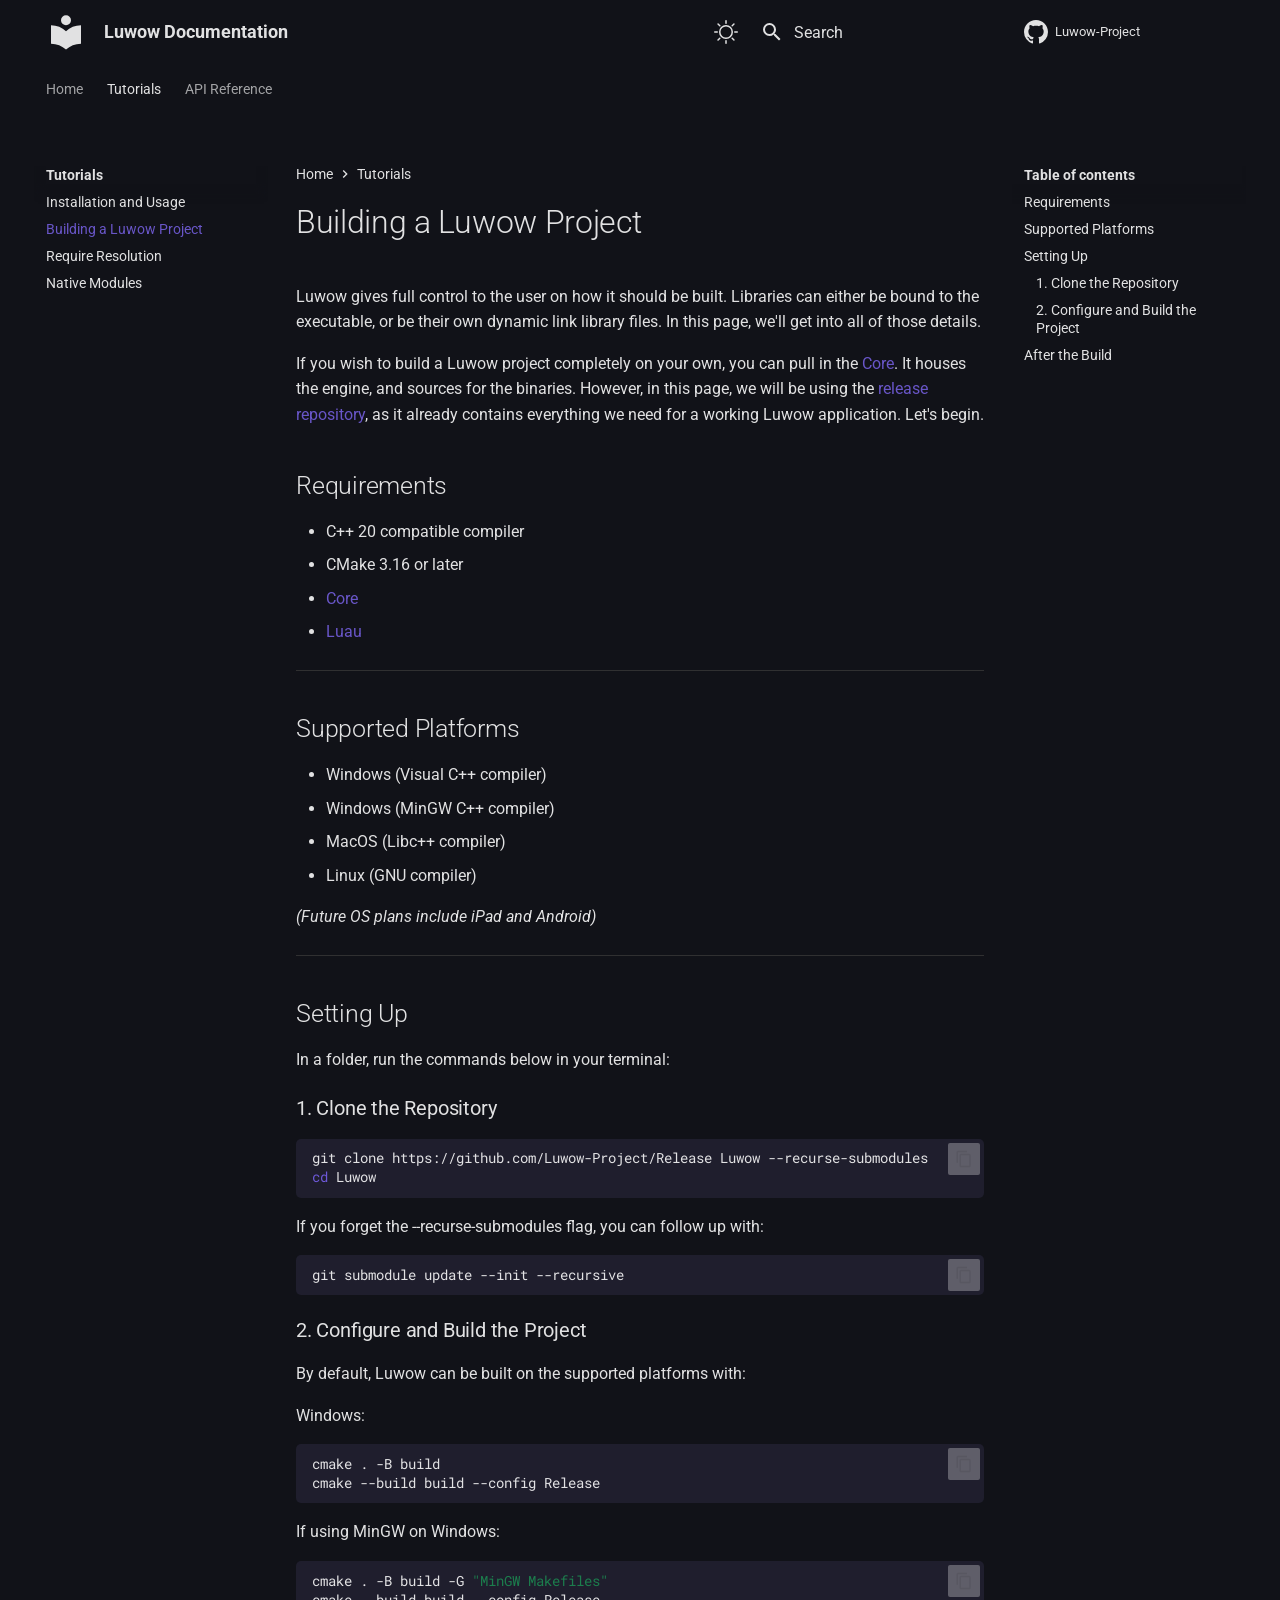
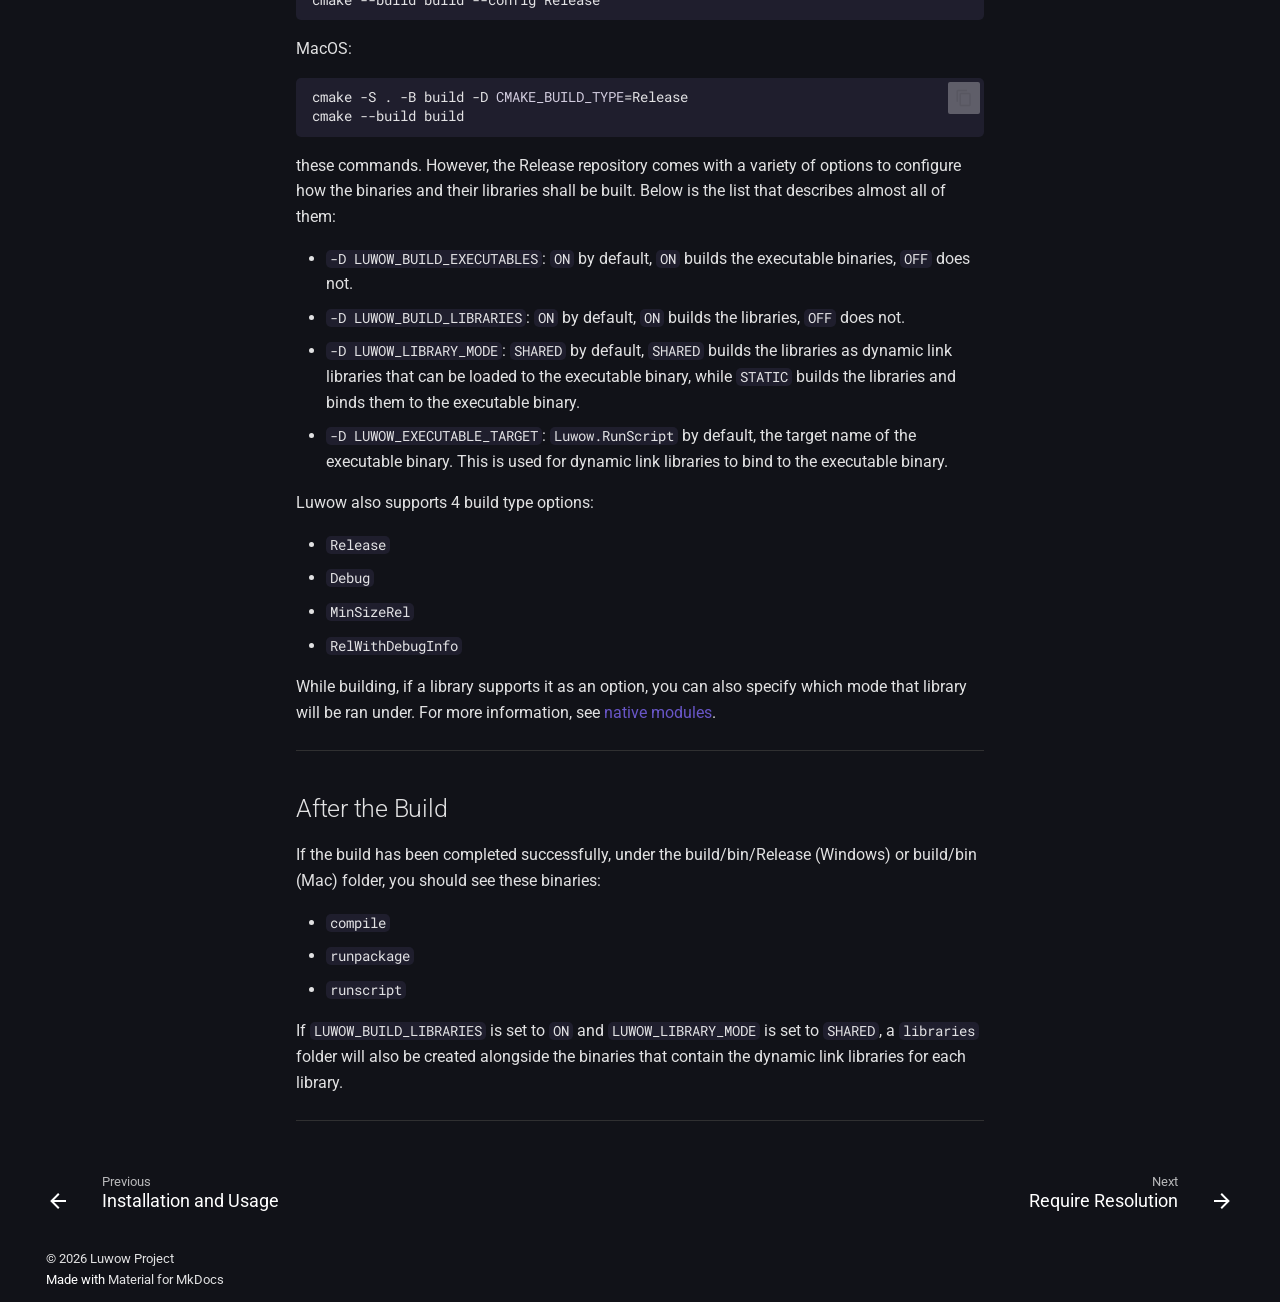
<file: tutorials/building/index.html>
<!doctype html>
<html lang="en" class="no-js">
  <head>
    
      <meta charset="utf-8">
      <meta name="viewport" content="width=device-width,initial-scale=1">
      
      
      
        <link rel="canonical" href="https://luwow-project.github.io/Documentation/tutorials/building/">
      
      
        <link rel="prev" href="../setup/">
      
      
        <link rel="next" href="../require/">
      
      
        
      
      
      <link rel="icon" href="../../assets/images/favicon.png">
      <meta name="generator" content="mkdocs-1.6.1, mkdocs-material-9.8.0">
    
    
      
        <title>Building a Luwow Project - Luwow Documentation</title>
      
    
    
      <link rel="stylesheet" href="../../assets/stylesheets/main.57a0d79d.min.css">
      
        
        <link rel="stylesheet" href="../../assets/stylesheets/palette.fb2fffe2.min.css">
      
      


    
    
      
    
    
      
        
        
        <link rel="preconnect" href="https://fonts.gstatic.com" crossorigin>
        <link rel="stylesheet" href="https://fonts.googleapis.com/css?family=Roboto:300,300i,400,400i,700,700i%7CRoboto+Mono:400,400i,700,700i&display=fallback">
        <style>:root{--md-text-font:"Roboto";--md-code-font:"Roboto Mono"}</style>
      
    
    
      <link rel="stylesheet" href="../../css/colors.css">
    
      <link rel="stylesheet" href="../../css/theme.css">
    
      <link rel="stylesheet" href="../../css/code.css">
    
      <link rel="stylesheet" href="../../css/api-reference.css">
    
      <link rel="stylesheet" href="../../css/paragraph.css">
    
      <link rel="stylesheet" href="../../css/home.css">
    
    <script>__md_scope=new URL("../..",location),__md_hash=e=>[...e].reduce(((e,_)=>(e<<5)-e+_.charCodeAt(0)),0),__md_get=(e,_=localStorage,t=__md_scope)=>JSON.parse(_.getItem(t.pathname+"."+e)),__md_set=(e,_,t=localStorage,a=__md_scope)=>{try{t.setItem(a.pathname+"."+e,JSON.stringify(_))}catch(e){}}</script>
    
      

    
    
  </head>
  
  
    
    
      
    
    
    
    
    <body dir="ltr" data-md-color-scheme="luwowdoc-dark" data-md-color-primary="indigo" data-md-color-accent="indigo">
  
    
    <input class="md-toggle" data-md-toggle="drawer" type="checkbox" id="__drawer" autocomplete="off">
    <input class="md-toggle" data-md-toggle="search" type="checkbox" id="__search" autocomplete="off">
    <label class="md-overlay" for="__drawer"></label>
    <div data-md-component="skip">
      
        
        <a href="#building-a-luwow-project" class="md-skip">
          Skip to content
        </a>
      
    </div>
    <div data-md-component="announce">
      
    </div>
    
    
      

<header class="md-header" data-md-component="header">
  <nav class="md-header__inner md-grid" aria-label="Header">
    <a href="../.." title="Luwow Documentation" class="md-header__button md-logo" aria-label="Luwow Documentation" data-md-component="logo">
      <!-- Logo -->

  
  <svg xmlns="http://www.w3.org/2000/svg" viewBox="0 0 24 24"><path d="M12 8a3 3 0 0 0 3-3 3 3 0 0 0-3-3 3 3 0 0 0-3 3 3 3 0 0 0 3 3m0 3.54C9.64 9.35 6.5 8 3 8v11c3.5 0 6.64 1.35 9 3.54 2.36-2.19 5.5-3.54 9-3.54V8c-3.5 0-6.64 1.35-9 3.54"/></svg>

    </a>
    <label class="md-header__button md-icon" for="__drawer">
      
      <svg xmlns="http://www.w3.org/2000/svg" viewBox="0 0 24 24"><path d="M3 6h18v2H3zm0 5h18v2H3zm0 5h18v2H3z"/></svg>
    </label>
    <div class="md-header__title" data-md-component="header-title">
      <div class="md-header__ellipsis">
        <div class="md-header__topic">
          <span class="md-ellipsis">
            Luwow Documentation
          </span>
        </div>
        <div class="md-header__topic" data-md-component="header-topic">
          <span class="md-ellipsis">
            
              Building a Luwow Project
            
          </span>
        </div>
      </div>
    </div>
    
      
        <form class="md-header__option" data-md-component="palette">
  
    
    
    
    <input class="md-option" data-md-color-media="" data-md-color-scheme="luwowdoc-dark" data-md-color-primary="indigo" data-md-color-accent="indigo"  aria-label="Switch to Light Mode"  type="radio" name="__palette" id="__palette_0">
    
      <label class="md-header__button md-icon" title="Switch to Light Mode" for="__palette_1" hidden>
        <svg xmlns="http://www.w3.org/2000/svg" viewBox="0 0 24 24"><path d="M12 19a7 7 0 1 1 0-14 7 7 0 0 1 0 14m0-1.5a5.5 5.5 0 1 0 0-11 5.5 5.5 0 1 0 0 11m-5.657.157a.75.75 0 0 1 0 1.06l-1.768 1.768a.749.749 0 0 1-1.275-.326.75.75 0 0 1 .215-.734l1.767-1.768a.75.75 0 0 1 1.061 0M3.515 3.515a.75.75 0 0 1 1.06 0l1.768 1.768a.749.749 0 0 1-.326 1.275.75.75 0 0 1-.734-.215L3.515 4.575a.75.75 0 0 1 0-1.06M12 0a.75.75 0 0 1 .75.75v2.5a.75.75 0 0 1-1.5 0V.75A.75.75 0 0 1 12 0M4 12a.75.75 0 0 1-.75.75H.75a.75.75 0 0 1 0-1.5h2.5A.75.75 0 0 1 4 12m8 8a.75.75 0 0 1 .75.75v2.5a.75.75 0 0 1-1.5 0v-2.5A.75.75 0 0 1 12 20m12-8a.75.75 0 0 1-.75.75h-2.5a.75.75 0 0 1 0-1.5h2.5A.75.75 0 0 1 24 12m-6.343 5.657a.75.75 0 0 1 1.06 0l1.768 1.768a.75.75 0 0 1-.018 1.042.75.75 0 0 1-1.042.018l-1.768-1.767a.75.75 0 0 1 0-1.061m2.828-14.142a.75.75 0 0 1 0 1.06l-1.768 1.768a.75.75 0 0 1-1.042-.018.75.75 0 0 1-.018-1.042l1.767-1.768a.75.75 0 0 1 1.061 0"/></svg>
      </label>
    
  
    
    
    
    <input class="md-option" data-md-color-media="" data-md-color-scheme="luwowdoc-light" data-md-color-primary="indigo" data-md-color-accent="indigo"  aria-label="Switch To Dark Mode"  type="radio" name="__palette" id="__palette_1">
    
      <label class="md-header__button md-icon" title="Switch To Dark Mode" for="__palette_0" hidden>
        <svg xmlns="http://www.w3.org/2000/svg" viewBox="0 0 24 24"><path d="M14.768 3.96zl-.002-.005a9 9 0 0 0-.218-.779c-.13-.394.21-.8.602-.67q.435.144.855.328l.01.005A10.002 10.002 0 0 1 12 22a10 10 0 0 1-9.162-5.985l-.004-.01a10 10 0 0 1-.329-.855c-.13-.392.277-.732.67-.602q.386.126.78.218l.004.002A9 9 0 0 0 14.999 6a9 9 0 0 0-.231-2.04M16.5 6c0 5.799-4.701 10.5-10.5 10.5q-.64 0-1.26-.075A8.5 8.5 0 1 0 16.425 4.74q.075.62.075 1.259Z"/></svg>
      </label>
    
  
</form>
      
    
    
      <script>var palette=__md_get("__palette");if(palette&&palette.color){if("(prefers-color-scheme)"===palette.color.media){var media=matchMedia("(prefers-color-scheme: light)"),input=document.querySelector(media.matches?"[data-md-color-media='(prefers-color-scheme: light)']":"[data-md-color-media='(prefers-color-scheme: dark)']");palette.color.media=input.getAttribute("data-md-color-media"),palette.color.scheme=input.getAttribute("data-md-color-scheme"),palette.color.primary=input.getAttribute("data-md-color-primary"),palette.color.accent=input.getAttribute("data-md-color-accent")}for(var[key,value]of Object.entries(palette.color))document.body.setAttribute("data-md-color-"+key,value)}</script>
    
    
    
      
      
        <label class="md-header__button md-icon" for="__search">
          
          <svg xmlns="http://www.w3.org/2000/svg" viewBox="0 0 24 24"><path d="M9.5 3A6.5 6.5 0 0 1 16 9.5c0 1.61-.59 3.09-1.56 4.23l.27.27h.79l5 5-1.5 1.5-5-5v-.79l-.27-.27A6.52 6.52 0 0 1 9.5 16 6.5 6.5 0 0 1 3 9.5 6.5 6.5 0 0 1 9.5 3m0 2C7 5 5 7 5 9.5S7 14 9.5 14 14 12 14 9.5 12 5 9.5 5"/></svg>
        </label>
        <div class="md-search" data-md-component="search" role="dialog">
  <label class="md-search__overlay" for="__search"></label>
  <div class="md-search__inner" role="search">
    <form class="md-search__form" name="search">
      <input type="text" class="md-search__input" name="query" aria-label="Search" placeholder="Search" autocapitalize="off" autocorrect="off" autocomplete="off" spellcheck="false" data-md-component="search-query" required>
      <label class="md-search__icon md-icon" for="__search">
        
        <svg xmlns="http://www.w3.org/2000/svg" viewBox="0 0 24 24"><path d="M9.5 3A6.5 6.5 0 0 1 16 9.5c0 1.61-.59 3.09-1.56 4.23l.27.27h.79l5 5-1.5 1.5-5-5v-.79l-.27-.27A6.52 6.52 0 0 1 9.5 16 6.5 6.5 0 0 1 3 9.5 6.5 6.5 0 0 1 9.5 3m0 2C7 5 5 7 5 9.5S7 14 9.5 14 14 12 14 9.5 12 5 9.5 5"/></svg>
        
        <svg xmlns="http://www.w3.org/2000/svg" viewBox="0 0 24 24"><path d="M20 11v2H8l5.5 5.5-1.42 1.42L4.16 12l7.92-7.92L13.5 5.5 8 11z"/></svg>
      </label>
      <nav class="md-search__options" aria-label="Search">
        
        <button type="reset" class="md-search__icon md-icon" title="Clear" aria-label="Clear" tabindex="-1">
          
          <svg xmlns="http://www.w3.org/2000/svg" viewBox="0 0 24 24"><path d="M19 6.41 17.59 5 12 10.59 6.41 5 5 6.41 10.59 12 5 17.59 6.41 19 12 13.41 17.59 19 19 17.59 13.41 12z"/></svg>
        </button>
      </nav>
      
        <div class="md-search__suggest" data-md-component="search-suggest"></div>
      
    </form>
    <div class="md-search__output">
      <div class="md-search__scrollwrap" tabindex="0" data-md-scrollfix>
        <div class="md-search-result" data-md-component="search-result">
          <div class="md-search-result__meta">
            Initializing search
          </div>
          <ol class="md-search-result__list" role="presentation"></ol>
        </div>
      </div>
    </div>
  </div>
</div>
      
    
    
      <div class="md-header__source">
        <a href="https://github.com/Luwow-Project/" title="Go to repository" class="md-source" data-md-component="source">
  <div class="md-source__icon md-icon">
    
    <svg xmlns="http://www.w3.org/2000/svg" viewBox="0 0 16 16"><path d="M8 0c4.42 0 8 3.58 8 8a8.01 8.01 0 0 1-5.45 7.59c-.4.08-.55-.17-.55-.38 0-.27.01-1.13.01-2.2 0-.75-.25-1.23-.54-1.48 1.78-.2 3.65-.88 3.65-3.95 0-.88-.31-1.59-.82-2.15.08-.2.36-1.02-.08-2.12 0 0-.67-.22-2.2.82-.64-.18-1.32-.27-2-.27s-1.36.09-2 .27c-1.53-1.03-2.2-.82-2.2-.82-.44 1.1-.16 1.92-.08 2.12-.51.56-.82 1.28-.82 2.15 0 3.06 1.86 3.75 3.64 3.95-.23.2-.44.55-.51 1.07-.46.21-1.61.55-2.33-.66-.15-.24-.6-.83-1.23-.82-.67.01-.27.38.01.53.34.19.73.9.82 1.13.16.45.68 1.31 2.69.94 0 .67.01 1.3.01 1.49 0 .21-.15.45-.55.38A7.995 7.995 0 0 1 0 8c0-4.42 3.58-8 8-8"/></svg>
  </div>
  <div class="md-source__repository">
    Luwow-Project
  </div>
</a>
      </div>
    
  </nav>
  
</header>
    
    <div class="md-container" data-md-component="container">
      
      
        
          
            
<nav class="md-tabs" aria-label="Tabs" data-md-component="tabs">
  <div class="md-grid">
    <ul class="md-tabs__list">
      
        
  
  
  
  
    <li class="md-tabs__item">
      <a href="../.." class="md-tabs__link">
        
  
  
    
  
  Home

      </a>
    </li>
  

      
        
  
  
  
    
  
  
    
    
      <li class="md-tabs__item md-tabs__item--active">
        <a href="../" class="md-tabs__link">
          
  
  
    
  
  Tutorials

        </a>
      </li>
    
  

      
        
  
  
  
  
    
    
      <li class="md-tabs__item">
        <a href="../../api-reference/" class="md-tabs__link">
          
  
  
    
  
  API Reference

        </a>
      </li>
    
  

      
    </ul>
  </div>
</nav>
          
        
      
      <main class="md-main" data-md-component="main">
        <div class="md-main__inner md-grid">
          
            
              
              <div class="md-sidebar md-sidebar--primary" data-md-component="sidebar" data-md-type="navigation" >
                <div class="md-sidebar__scrollwrap">
                  <div class="md-sidebar__inner">
                    


  


<nav class="md-nav md-nav--primary md-nav--lifted" aria-label="Navigation" data-md-level="0">
  <label class="md-nav__title" for="__drawer">
    <a href="../.." title="Luwow Documentation" class="md-nav__button md-logo" aria-label="Luwow Documentation" data-md-component="logo">
      <!-- Logo -->

  
  <svg xmlns="http://www.w3.org/2000/svg" viewBox="0 0 24 24"><path d="M12 8a3 3 0 0 0 3-3 3 3 0 0 0-3-3 3 3 0 0 0-3 3 3 3 0 0 0 3 3m0 3.54C9.64 9.35 6.5 8 3 8v11c3.5 0 6.64 1.35 9 3.54 2.36-2.19 5.5-3.54 9-3.54V8c-3.5 0-6.64 1.35-9 3.54"/></svg>

    </a>
    Luwow Documentation
  </label>
  
    <div class="md-nav__source">
      <a href="https://github.com/Luwow-Project/" title="Go to repository" class="md-source" data-md-component="source">
  <div class="md-source__icon md-icon">
    
    <svg xmlns="http://www.w3.org/2000/svg" viewBox="0 0 16 16"><path d="M8 0c4.42 0 8 3.58 8 8a8.01 8.01 0 0 1-5.45 7.59c-.4.08-.55-.17-.55-.38 0-.27.01-1.13.01-2.2 0-.75-.25-1.23-.54-1.48 1.78-.2 3.65-.88 3.65-3.95 0-.88-.31-1.59-.82-2.15.08-.2.36-1.02-.08-2.12 0 0-.67-.22-2.2.82-.64-.18-1.32-.27-2-.27s-1.36.09-2 .27c-1.53-1.03-2.2-.82-2.2-.82-.44 1.1-.16 1.92-.08 2.12-.51.56-.82 1.28-.82 2.15 0 3.06 1.86 3.75 3.64 3.95-.23.2-.44.55-.51 1.07-.46.21-1.61.55-2.33-.66-.15-.24-.6-.83-1.23-.82-.67.01-.27.38.01.53.34.19.73.9.82 1.13.16.45.68 1.31 2.69.94 0 .67.01 1.3.01 1.49 0 .21-.15.45-.55.38A7.995 7.995 0 0 1 0 8c0-4.42 3.58-8 8-8"/></svg>
  </div>
  <div class="md-source__repository">
    Luwow-Project
  </div>
</a>
    </div>
  
  <ul class="md-nav__list" data-md-scrollfix>
    
      
      
  
  
  
  
    <li class="md-nav__item">
      <a href="../.." class="md-nav__link">
        
  
  
  <span class="md-ellipsis">
    
  
    Home
  

    
  </span>
  
  

      </a>
    </li>
  

    
      
      
  
  
    
  
  
  
    
    
      
        
          
        
      
        
      
        
      
        
      
        
      
    
    
    
      
        
        
      
      
        
      
    
    
    <li class="md-nav__item md-nav__item--active md-nav__item--section md-nav__item--nested">
      
        
        
        <input class="md-nav__toggle md-toggle " type="checkbox" id="__nav_2" checked>
        
          
          <div class="md-nav__link md-nav__container">
            <a href="../" class="md-nav__link ">
              
  
  
  <span class="md-ellipsis">
    
  
    Tutorials
  

    
  </span>
  
  

            </a>
            
              
              <label class="md-nav__link " for="__nav_2" id="__nav_2_label" tabindex="">
                <span class="md-nav__icon md-icon"></span>
              </label>
            
          </div>
        
        <nav class="md-nav" data-md-level="1" aria-labelledby="__nav_2_label" aria-expanded="true">
          <label class="md-nav__title" for="__nav_2">
            <span class="md-nav__icon md-icon"></span>
            
  
    Tutorials
  

          </label>
          <ul class="md-nav__list" data-md-scrollfix>
            
              
            
              
                
  
  
  
  
    <li class="md-nav__item">
      <a href="../setup/" class="md-nav__link">
        
  
  
  <span class="md-ellipsis">
    
  
    Installation and Usage
  

    
  </span>
  
  

      </a>
    </li>
  

              
            
              
                
  
  
    
  
  
  
    <li class="md-nav__item md-nav__item--active">
      
      <input class="md-nav__toggle md-toggle" type="checkbox" id="__toc">
      
      
        
      
      
        <label class="md-nav__link md-nav__link--active" for="__toc">
          
  
  
  <span class="md-ellipsis">
    
  
    Building a Luwow Project
  

    
  </span>
  
  

          <span class="md-nav__icon md-icon"></span>
        </label>
      
      <a href="./" class="md-nav__link md-nav__link--active">
        
  
  
  <span class="md-ellipsis">
    
  
    Building a Luwow Project
  

    
  </span>
  
  

      </a>
      
        

<nav class="md-nav md-nav--secondary" aria-label="Table of contents">
  
  
  
    
  
  
    <label class="md-nav__title" for="__toc">
      <span class="md-nav__icon md-icon"></span>
      Table of contents
    </label>
    <ul class="md-nav__list" data-md-component="toc" data-md-scrollfix>
      
        <li class="md-nav__item">
  <a href="#requirements" class="md-nav__link">
    <span class="md-ellipsis">
      
        Requirements
      
    </span>
  </a>
  
</li>
      
        <li class="md-nav__item">
  <a href="#supported-platforms" class="md-nav__link">
    <span class="md-ellipsis">
      
        Supported Platforms
      
    </span>
  </a>
  
</li>
      
        <li class="md-nav__item">
  <a href="#setting-up" class="md-nav__link">
    <span class="md-ellipsis">
      
        Setting Up
      
    </span>
  </a>
  
    <nav class="md-nav" aria-label="Setting Up">
      <ul class="md-nav__list">
        
          <li class="md-nav__item">
  <a href="#1-clone-the-repository" class="md-nav__link">
    <span class="md-ellipsis">
      
        1. Clone the Repository
      
    </span>
  </a>
  
</li>
        
          <li class="md-nav__item">
  <a href="#2-configure-and-build-the-project" class="md-nav__link">
    <span class="md-ellipsis">
      
        2. Configure and Build the Project
      
    </span>
  </a>
  
</li>
        
      </ul>
    </nav>
  
</li>
      
        <li class="md-nav__item">
  <a href="#after-the-build" class="md-nav__link">
    <span class="md-ellipsis">
      
        After the Build
      
    </span>
  </a>
  
</li>
      
    </ul>
  
</nav>
      
    </li>
  

              
            
              
                
  
  
  
  
    <li class="md-nav__item">
      <a href="../require/" class="md-nav__link">
        
  
  
  <span class="md-ellipsis">
    
  
    Require Resolution
  

    
  </span>
  
  

      </a>
    </li>
  

              
            
              
                
  
  
  
  
    <li class="md-nav__item">
      <a href="../nativeModules/" class="md-nav__link">
        
  
  
  <span class="md-ellipsis">
    
  
    Native Modules
  

    
  </span>
  
  

      </a>
    </li>
  

              
            
          </ul>
        </nav>
      
    </li>
  

    
      
      
  
  
  
  
    
    
      
        
          
        
      
        
      
    
    
    
      
      
        
      
    
    
    <li class="md-nav__item md-nav__item--nested">
      
        
        
        <input class="md-nav__toggle md-toggle " type="checkbox" id="__nav_3" >
        
          
          <div class="md-nav__link md-nav__container">
            <a href="../../api-reference/" class="md-nav__link ">
              
  
  
  <span class="md-ellipsis">
    
  
    API Reference
  

    
  </span>
  
  

            </a>
            
              
              <label class="md-nav__link " for="__nav_3" id="__nav_3_label" tabindex="0">
                <span class="md-nav__icon md-icon"></span>
              </label>
            
          </div>
        
        <nav class="md-nav" data-md-level="1" aria-labelledby="__nav_3_label" aria-expanded="false">
          <label class="md-nav__title" for="__nav_3">
            <span class="md-nav__icon md-icon"></span>
            
  
    API Reference
  

          </label>
          <ul class="md-nav__list" data-md-scrollfix>
            
              
            
              
                
  
  
  
  
    
    
      
        
          
        
      
    
    
    
      
      
        
      
    
    
    <li class="md-nav__item md-nav__item--nested">
      
        
        
        <input class="md-nav__toggle md-toggle " type="checkbox" id="__nav_3_2" >
        
          
          <div class="md-nav__link md-nav__container">
            <a href="../../api-reference/engine/" class="md-nav__link ">
              
  
  
  <span class="md-ellipsis">
    
  
    Engine
  

    
  </span>
  
  

            </a>
            
          </div>
        
        <nav class="md-nav" data-md-level="2" aria-labelledby="__nav_3_2_label" aria-expanded="false">
          <label class="md-nav__title" for="__nav_3_2">
            <span class="md-nav__icon md-icon"></span>
            
  
    Engine
  

          </label>
          <ul class="md-nav__list" data-md-scrollfix>
            
              
            
          </ul>
        </nav>
      
    </li>
  

              
            
          </ul>
        </nav>
      
    </li>
  

    
  </ul>
</nav>
                  </div>
                </div>
              </div>
            
            
              
              <div class="md-sidebar md-sidebar--secondary" data-md-component="sidebar" data-md-type="toc" >
                <div class="md-sidebar__scrollwrap">
                  <div class="md-sidebar__inner">
                    

<nav class="md-nav md-nav--secondary" aria-label="Table of contents">
  
  
  
    
  
  
    <label class="md-nav__title" for="__toc">
      <span class="md-nav__icon md-icon"></span>
      Table of contents
    </label>
    <ul class="md-nav__list" data-md-component="toc" data-md-scrollfix>
      
        <li class="md-nav__item">
  <a href="#requirements" class="md-nav__link">
    <span class="md-ellipsis">
      
        Requirements
      
    </span>
  </a>
  
</li>
      
        <li class="md-nav__item">
  <a href="#supported-platforms" class="md-nav__link">
    <span class="md-ellipsis">
      
        Supported Platforms
      
    </span>
  </a>
  
</li>
      
        <li class="md-nav__item">
  <a href="#setting-up" class="md-nav__link">
    <span class="md-ellipsis">
      
        Setting Up
      
    </span>
  </a>
  
    <nav class="md-nav" aria-label="Setting Up">
      <ul class="md-nav__list">
        
          <li class="md-nav__item">
  <a href="#1-clone-the-repository" class="md-nav__link">
    <span class="md-ellipsis">
      
        1. Clone the Repository
      
    </span>
  </a>
  
</li>
        
          <li class="md-nav__item">
  <a href="#2-configure-and-build-the-project" class="md-nav__link">
    <span class="md-ellipsis">
      
        2. Configure and Build the Project
      
    </span>
  </a>
  
</li>
        
      </ul>
    </nav>
  
</li>
      
        <li class="md-nav__item">
  <a href="#after-the-build" class="md-nav__link">
    <span class="md-ellipsis">
      
        After the Build
      
    </span>
  </a>
  
</li>
      
    </ul>
  
</nav>
                  </div>
                </div>
              </div>
            
          
          
            <div class="md-content" data-md-component="content">
              
                



  


  <nav class="md-path" aria-label="Navigation" >
    <ol class="md-path__list">
      
        
  
  
    <li class="md-path__item">
      <a href="../.." class="md-path__link">
        
  <span class="md-ellipsis">
    Home
  </span>

      </a>
    </li>
  

      
      
        
  
  
    
    
      <li class="md-path__item">
        <a href="../" class="md-path__link">
          
  <span class="md-ellipsis">
    Tutorials
  </span>

        </a>
      </li>
    
  

      
    </ol>
  </nav>

              
              <article class="md-content__inner md-typeset">
                
                  


  
  


<h1 id="building-a-luwow-project">Building a Luwow Project</h1>
<p>Luwow gives full control to the user on how it should be built. Libraries can either be bound to the executable, or be their own dynamic link library files. In this page, we'll get into all of those details.</p>
<p>If you wish to build a Luwow project completely on your own, you can pull in the <a href="https://github.com/Luwow-Project/Core">Core</a>. It houses the engine, and sources for the binaries. However, in this page, we will be using the <a href="https://github.com/Luwow-Project/Release">release repository</a>, as it already contains everything we need for a working Luwow application. Let's begin.</p>
<h2 id="requirements">Requirements</h2>
<ul>
<li>C++ 20 compatible compiler</li>
<li>CMake 3.16 or later</li>
<li><a href="https://github.com/Luwow-Project/Core">Core</a></li>
<li><a href="https://github.com/luau-lang/luau">Luau</a></li>
</ul>
<hr />
<h2 id="supported-platforms">Supported Platforms</h2>
<ul>
<li>Windows (Visual C++ compiler)</li>
<li>Windows (MinGW C++ compiler)</li>
<li>MacOS (Libc++ compiler)</li>
<li>Linux (GNU compiler)</li>
</ul>
<p><em>(Future OS plans include iPad and Android)</em></p>
<hr />
<h2 id="setting-up">Setting Up</h2>
<p>In a folder, run the commands below in your terminal:</p>
<h3 id="1-clone-the-repository">1. Clone the Repository</h3>
<div class="highlight"><pre><span></span><code><a id="__codelineno-0-1" name="__codelineno-0-1" href="#__codelineno-0-1"></a>git<span class="w"> </span>clone<span class="w"> </span>https://github.com/Luwow-Project/Release<span class="w"> </span>Luwow<span class="w"> </span>--recurse-submodules
<a id="__codelineno-0-2" name="__codelineno-0-2" href="#__codelineno-0-2"></a><span class="nb">cd</span><span class="w"> </span>Luwow
</code></pre></div>
<p>If you forget the --recurse-submodules flag, you can follow up with:
<div class="highlight"><pre><span></span><code><a id="__codelineno-1-1" name="__codelineno-1-1" href="#__codelineno-1-1"></a>git<span class="w"> </span>submodule<span class="w"> </span>update<span class="w"> </span>--init<span class="w"> </span>--recursive
</code></pre></div></p>
<h3 id="2-configure-and-build-the-project">2. Configure and Build the Project</h3>
<p>By default, Luwow can be built on the supported platforms with:</p>
<p>Windows:
<div class="highlight"><pre><span></span><code><a id="__codelineno-2-1" name="__codelineno-2-1" href="#__codelineno-2-1"></a>cmake<span class="w"> </span>.<span class="w"> </span>-B<span class="w"> </span>build
<a id="__codelineno-2-2" name="__codelineno-2-2" href="#__codelineno-2-2"></a>cmake<span class="w"> </span>--build<span class="w"> </span>build<span class="w"> </span>--config<span class="w"> </span>Release
</code></pre></div></p>
<p>If using MinGW on Windows:
<div class="highlight"><pre><span></span><code><a id="__codelineno-3-1" name="__codelineno-3-1" href="#__codelineno-3-1"></a>cmake<span class="w"> </span>.<span class="w"> </span>-B<span class="w"> </span>build<span class="w"> </span>-G<span class="w"> </span><span class="s2">"MinGW Makefiles"</span>
<a id="__codelineno-3-2" name="__codelineno-3-2" href="#__codelineno-3-2"></a>cmake<span class="w"> </span>--build<span class="w"> </span>build<span class="w"> </span>--config<span class="w"> </span>Release
</code></pre></div></p>
<p>MacOS:
<div class="highlight"><pre><span></span><code><a id="__codelineno-4-1" name="__codelineno-4-1" href="#__codelineno-4-1"></a>cmake<span class="w"> </span>-S<span class="w"> </span>.<span class="w"> </span>-B<span class="w"> </span>build<span class="w"> </span>-D<span class="w"> </span><span class="nv">CMAKE_BUILD_TYPE</span><span class="o">=</span>Release
<a id="__codelineno-4-2" name="__codelineno-4-2" href="#__codelineno-4-2"></a>cmake<span class="w"> </span>--build<span class="w"> </span>build
</code></pre></div></p>
<p>these commands. However, the Release repository comes with a variety of options to configure how the binaries and their libraries shall be built. Below is the list that describes almost all of them:</p>
<ul>
<li><code>-D LUWOW_BUILD_EXECUTABLES</code>: <code>ON</code> by default, <code>ON</code> builds the executable binaries, <code>OFF</code> does not.</li>
<li><code>-D LUWOW_BUILD_LIBRARIES</code>: <code>ON</code> by default, <code>ON</code> builds the libraries, <code>OFF</code> does not.</li>
<li><code>-D LUWOW_LIBRARY_MODE</code>: <code>SHARED</code> by default, <code>SHARED</code> builds the libraries as dynamic link libraries that can be loaded to the executable binary, while <code>STATIC</code> builds the libraries and binds them to the executable binary.</li>
<li><code>-D LUWOW_EXECUTABLE_TARGET</code>: <code>Luwow.RunScript</code> by default, the target name of the executable binary. This is used for dynamic link libraries to bind to the executable binary.</li>
</ul>
<p>Luwow also supports 4 build type options:</p>
<ul>
<li><code>Release</code></li>
<li><code>Debug</code></li>
<li><code>MinSizeRel</code></li>
<li><code>RelWithDebugInfo</code></li>
</ul>
<p>While building, if a library supports it as an option, you can also specify which mode that library will be ran under. For more information, see <a href="../nativeModules/">native modules</a>.</p>
<hr />
<h2 id="after-the-build">After the Build</h2>
<p>If the build has been completed successfully, under the build/bin/Release (Windows) or build/bin (Mac) folder, you should see these binaries:</p>
<ul>
<li><code>compile</code></li>
<li><code>runpackage</code></li>
<li><code>runscript</code></li>
</ul>
<p>If <code>LUWOW_BUILD_LIBRARIES</code> is set to <code>ON</code> and <code>LUWOW_LIBRARY_MODE</code> is set to <code>SHARED</code>, a <code>libraries</code> folder will also be created alongside the binaries that contain the dynamic link libraries for each library.</p>
<hr />












                
              </article>
            </div>
          
          
  <script>var tabs=__md_get("__tabs");if(Array.isArray(tabs))e:for(var set of document.querySelectorAll(".tabbed-set")){var labels=set.querySelector(".tabbed-labels");for(var tab of tabs)for(var label of labels.getElementsByTagName("label"))if(label.innerText.trim()===tab){var input=document.getElementById(label.htmlFor);input.checked=!0;continue e}}</script>

<script>var target=document.getElementById(location.hash.slice(1));target&&target.name&&(target.checked=target.name.startsWith("__tabbed_"))</script>
        </div>
        
          <button type="button" class="md-top md-icon" data-md-component="top" hidden>
  
  <svg xmlns="http://www.w3.org/2000/svg" viewBox="0 0 24 24"><path d="M13 20h-2V8l-5.5 5.5-1.42-1.42L12 4.16l7.92 7.92-1.42 1.42L13 8z"/></svg>
  Back to top
</button>
        
      </main>
      
        <footer class="md-footer">
  
    
      
      <nav class="md-footer__inner md-grid" aria-label="Footer" >
        
          
          <a href="../setup/" class="md-footer__link md-footer__link--prev" aria-label="Previous: Installation and Usage">
            <div class="md-footer__button md-icon">
              
              <svg xmlns="http://www.w3.org/2000/svg" viewBox="0 0 24 24"><path d="M20 11v2H8l5.5 5.5-1.42 1.42L4.16 12l7.92-7.92L13.5 5.5 8 11z"/></svg>
            </div>
            <div class="md-footer__title">
              <span class="md-footer__direction">
                Previous
              </span>
              <div class="md-ellipsis">
                Installation and Usage
              </div>
            </div>
          </a>
        
        
          
          <a href="../require/" class="md-footer__link md-footer__link--next" aria-label="Next: Require Resolution">
            <div class="md-footer__title">
              <span class="md-footer__direction">
                Next
              </span>
              <div class="md-ellipsis">
                Require Resolution
              </div>
            </div>
            <div class="md-footer__button md-icon">
              
              <svg xmlns="http://www.w3.org/2000/svg" viewBox="0 0 24 24"><path d="M4 11v2h12l-5.5 5.5 1.42 1.42L19.84 12l-7.92-7.92L10.5 5.5 16 11z"/></svg>
            </div>
          </a>
        
      </nav>
    
  
  <div class="md-footer-meta md-typeset">
    <div class="md-footer-meta__inner md-grid">
      <div class="md-copyright">
  
    <div class="md-copyright__highlight">
      &copy; 2026 <a href="https://github.com/Luwow-Project"  target="_blank" rel="noopener">Luwow Project</a>
    </div>
  
  
    Made with
    <a href="https://squidfunk.github.io/mkdocs-material/" target="_blank" rel="noopener">
      Material for MkDocs
    </a>
  
</div>
      
    </div>
  </div>
</footer>
      
    </div>
    <div class="md-dialog" data-md-component="dialog">
      <div class="md-dialog__inner md-typeset"></div>
    </div>
    
    
    
      
      
      <script id="__config" type="application/json">{"annotate": null, "base": "../..", "features": ["navigation.tabs", "navigation.sections", "navigation.top", "navigation.footer", "navigation.path", "navigation.indexes", "search.suggest", "search.highlight", "content.tabs.link", "content.code.annotation", "content.code.copy"], "search": "../../assets/javascripts/workers/search.a7633da7.min.js", "tags": null, "translations": {"clipboard.copied": "Copied to clipboard", "clipboard.copy": "Copy to clipboard", "search.result.more.one": "1 more on this page", "search.result.more.other": "# more on this page", "search.result.none": "No matching documents", "search.result.one": "1 matching document", "search.result.other": "# matching documents", "search.result.placeholder": "Type to start searching", "search.result.term.missing": "Missing", "select.version": "Select version"}, "version": null}</script>
    
    
      <script src="../../assets/javascripts/bundle.c21346df.min.js"></script>
      
    
  </body>
</html>
</file>
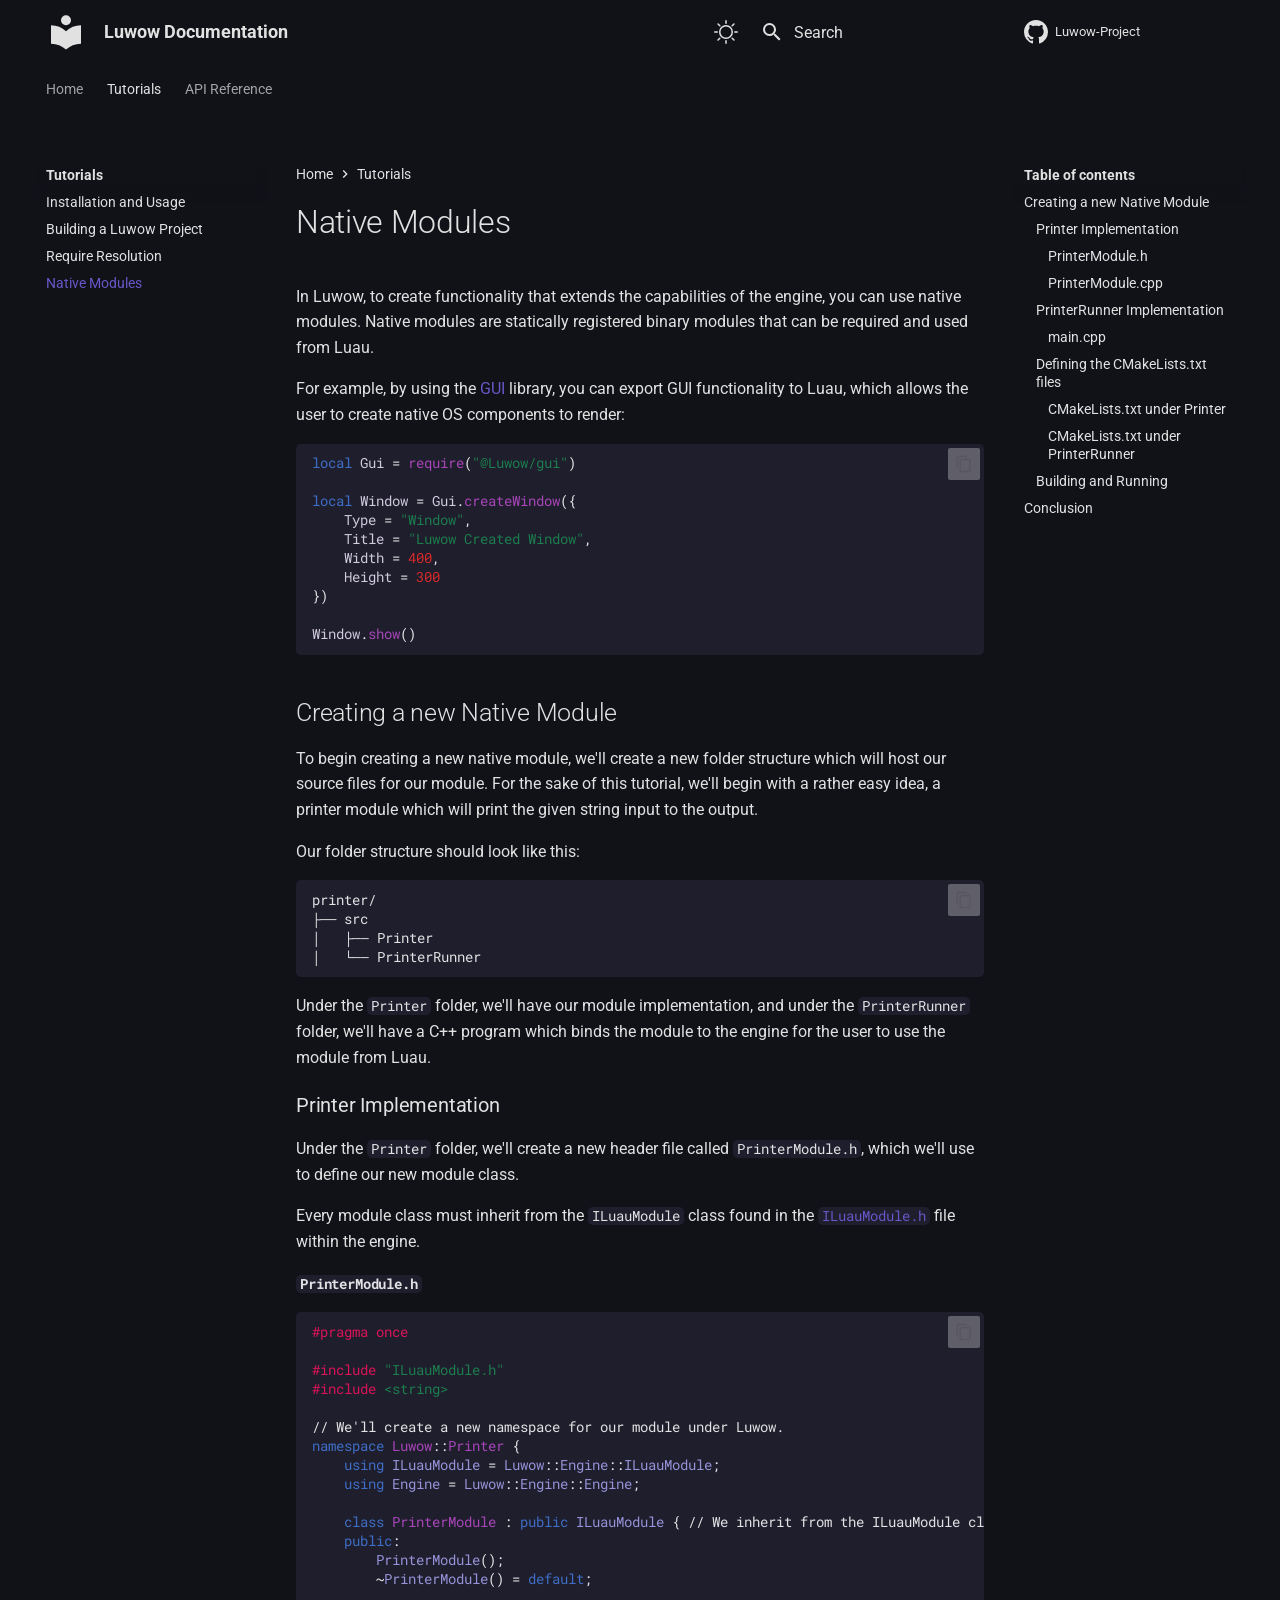
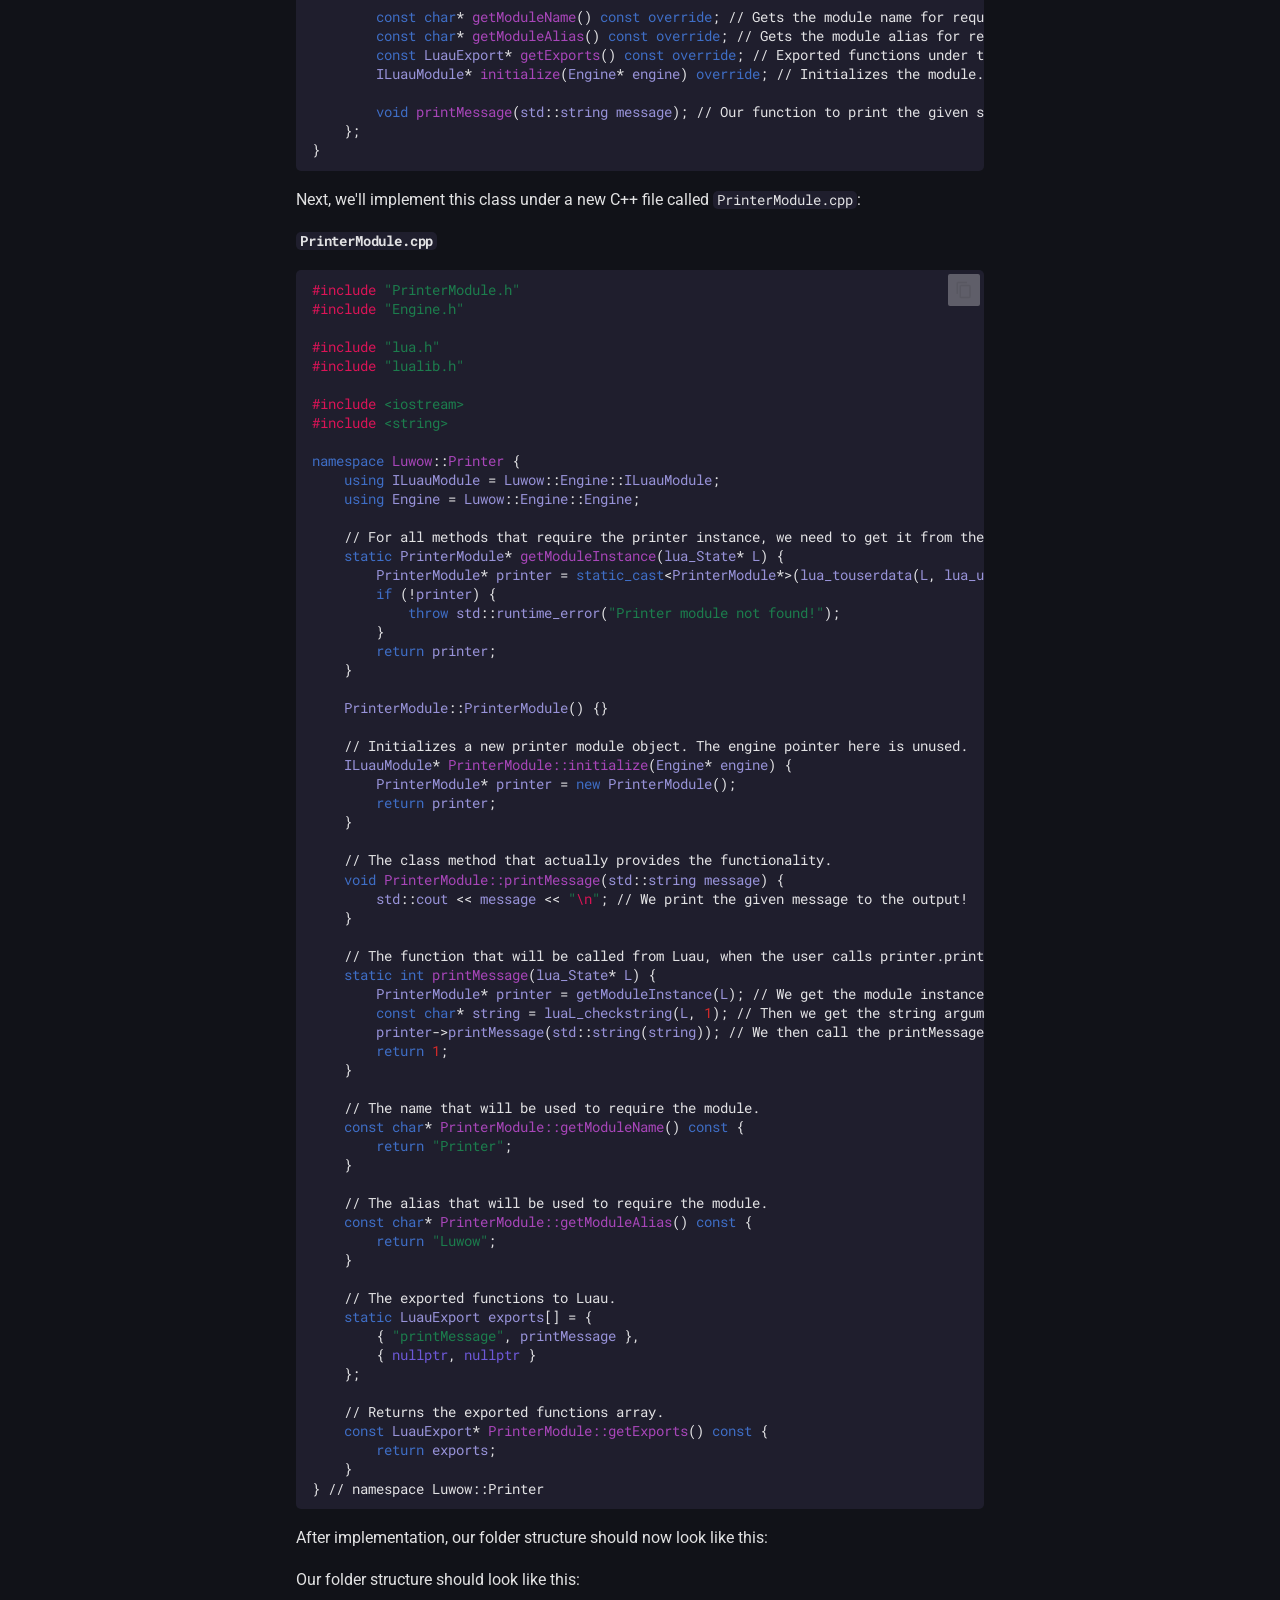
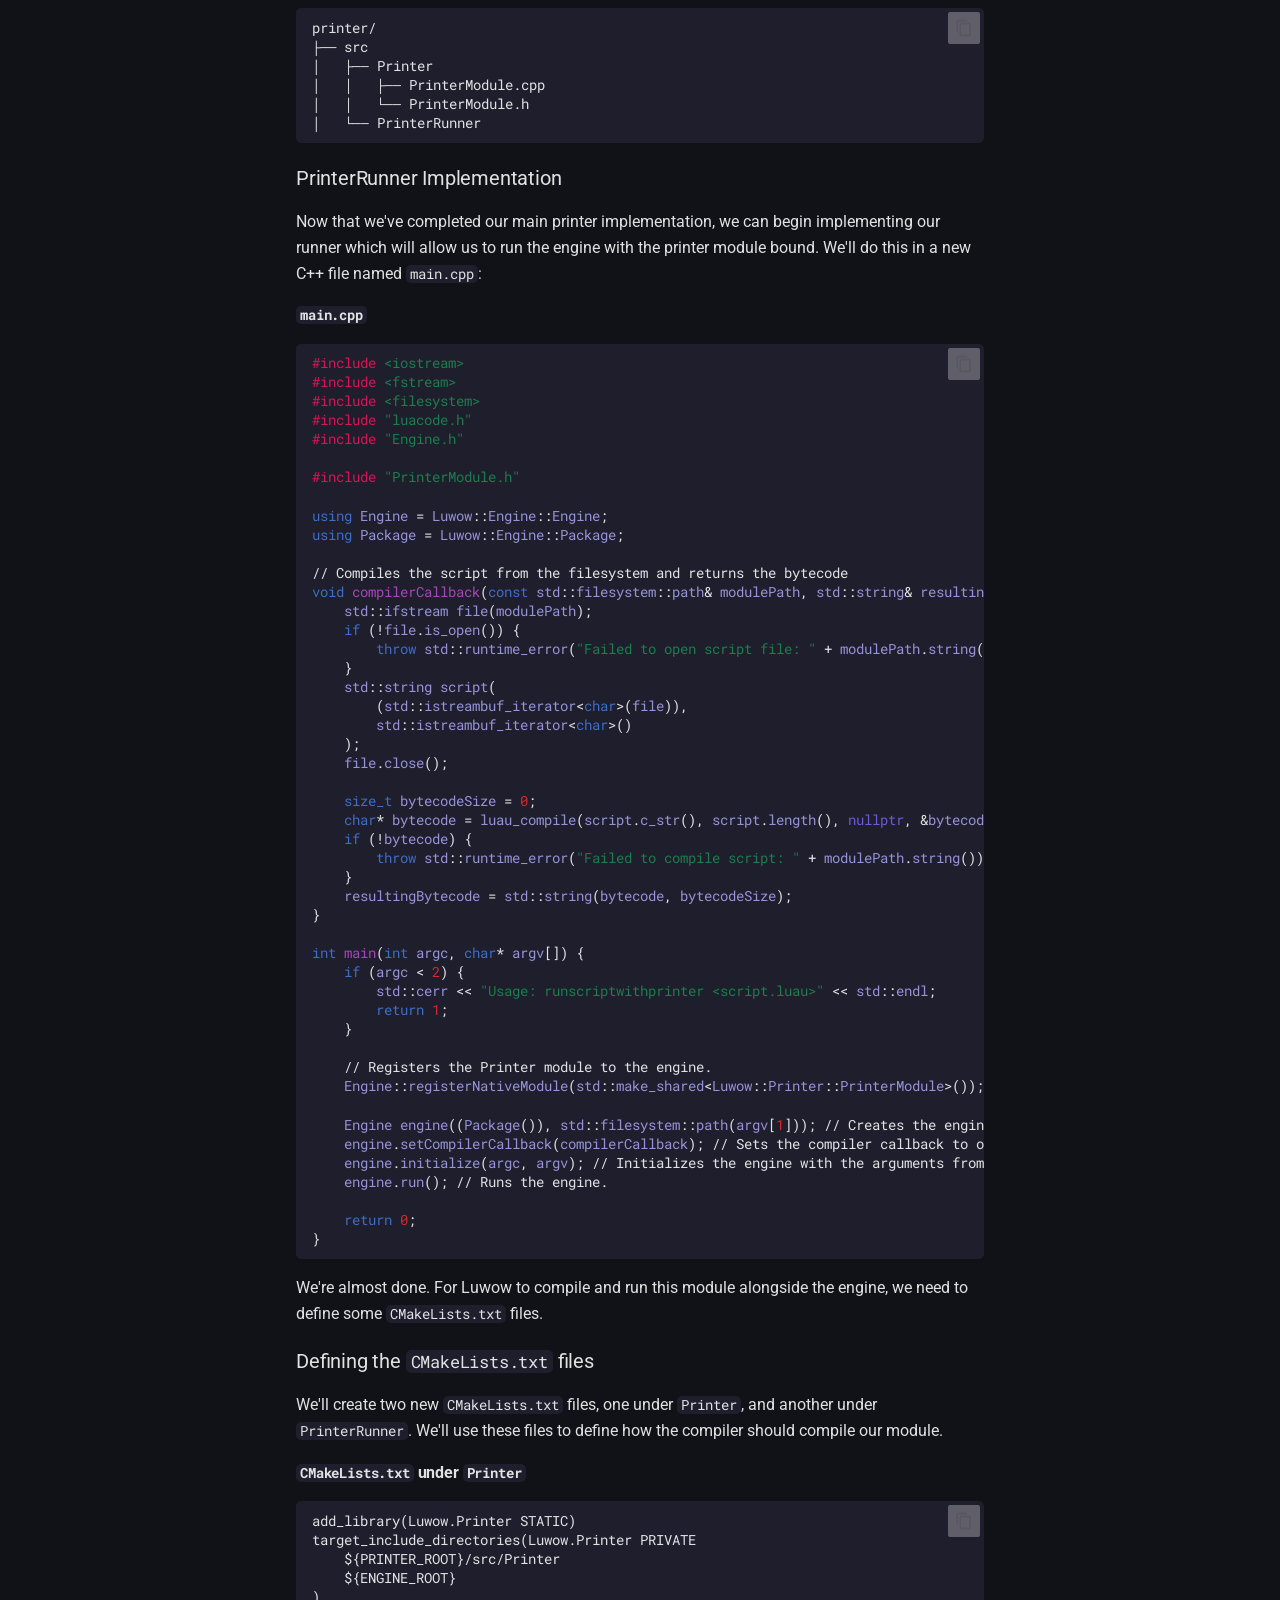
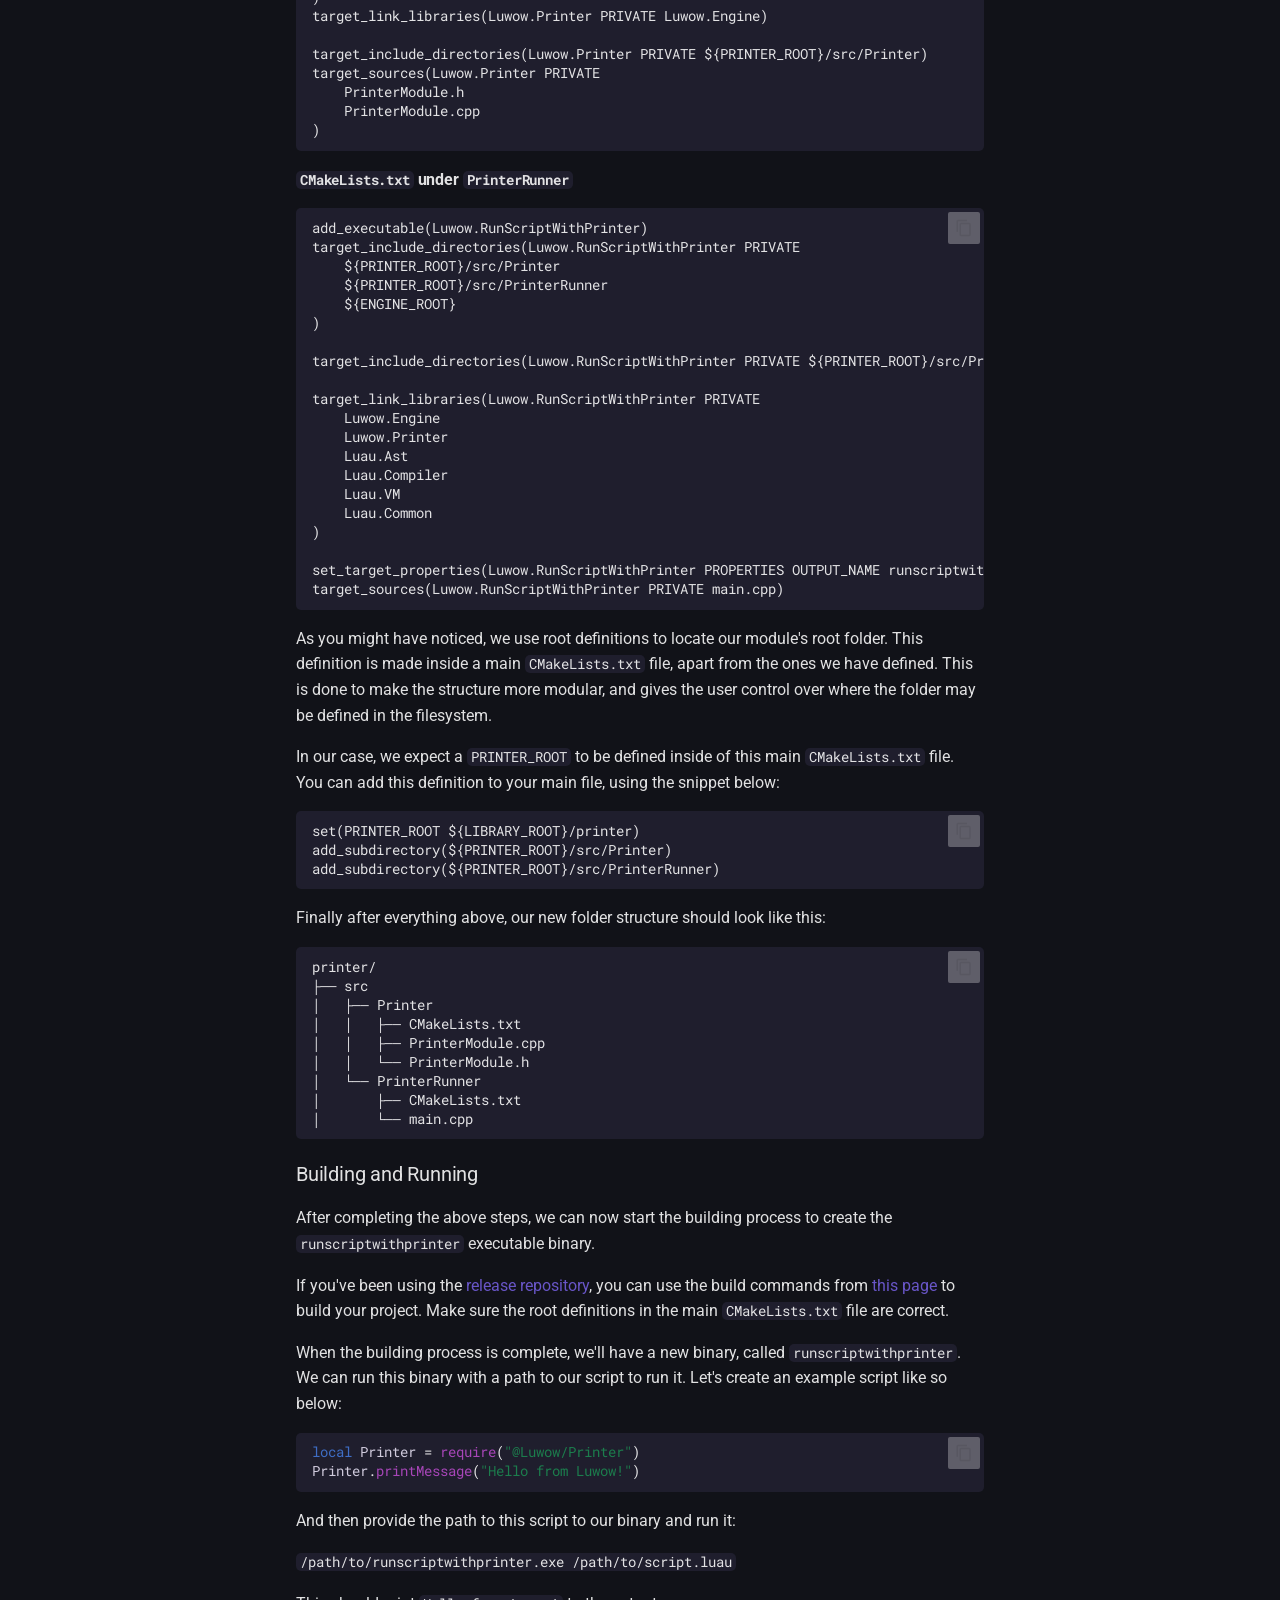
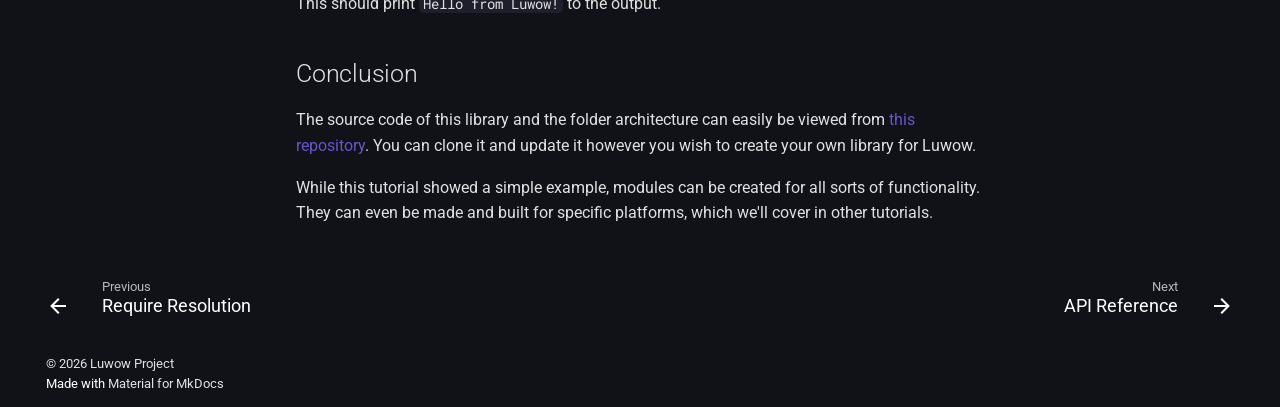
<file: tutorials/nativeModules/index.html>
<!doctype html>
<html lang="en" class="no-js">
  <head>
    
      <meta charset="utf-8">
      <meta name="viewport" content="width=device-width,initial-scale=1">
      
      
      
        <link rel="canonical" href="https://luwow-project.github.io/Documentation/tutorials/nativeModules/">
      
      
        <link rel="prev" href="../require/">
      
      
        <link rel="next" href="../../api-reference/">
      
      
        
      
      
      <link rel="icon" href="../../assets/images/favicon.png">
      <meta name="generator" content="mkdocs-1.6.1, mkdocs-material-9.8.0">
    
    
      
        <title>Native Modules - Luwow Documentation</title>
      
    
    
      <link rel="stylesheet" href="../../assets/stylesheets/main.57a0d79d.min.css">
      
        
        <link rel="stylesheet" href="../../assets/stylesheets/palette.fb2fffe2.min.css">
      
      


    
    
      
    
    
      
        
        
        <link rel="preconnect" href="https://fonts.gstatic.com" crossorigin>
        <link rel="stylesheet" href="https://fonts.googleapis.com/css?family=Roboto:300,300i,400,400i,700,700i%7CRoboto+Mono:400,400i,700,700i&display=fallback">
        <style>:root{--md-text-font:"Roboto";--md-code-font:"Roboto Mono"}</style>
      
    
    
      <link rel="stylesheet" href="../../css/colors.css">
    
      <link rel="stylesheet" href="../../css/theme.css">
    
      <link rel="stylesheet" href="../../css/code.css">
    
      <link rel="stylesheet" href="../../css/api-reference.css">
    
      <link rel="stylesheet" href="../../css/paragraph.css">
    
      <link rel="stylesheet" href="../../css/home.css">
    
    <script>__md_scope=new URL("../..",location),__md_hash=e=>[...e].reduce(((e,_)=>(e<<5)-e+_.charCodeAt(0)),0),__md_get=(e,_=localStorage,t=__md_scope)=>JSON.parse(_.getItem(t.pathname+"."+e)),__md_set=(e,_,t=localStorage,a=__md_scope)=>{try{t.setItem(a.pathname+"."+e,JSON.stringify(_))}catch(e){}}</script>
    
      

    
    
  </head>
  
  
    
    
      
    
    
    
    
    <body dir="ltr" data-md-color-scheme="luwowdoc-dark" data-md-color-primary="indigo" data-md-color-accent="indigo">
  
    
    <input class="md-toggle" data-md-toggle="drawer" type="checkbox" id="__drawer" autocomplete="off">
    <input class="md-toggle" data-md-toggle="search" type="checkbox" id="__search" autocomplete="off">
    <label class="md-overlay" for="__drawer"></label>
    <div data-md-component="skip">
      
        
        <a href="#native-modules" class="md-skip">
          Skip to content
        </a>
      
    </div>
    <div data-md-component="announce">
      
    </div>
    
    
      

<header class="md-header" data-md-component="header">
  <nav class="md-header__inner md-grid" aria-label="Header">
    <a href="../.." title="Luwow Documentation" class="md-header__button md-logo" aria-label="Luwow Documentation" data-md-component="logo">
      <!-- Logo -->

  
  <svg xmlns="http://www.w3.org/2000/svg" viewBox="0 0 24 24"><path d="M12 8a3 3 0 0 0 3-3 3 3 0 0 0-3-3 3 3 0 0 0-3 3 3 3 0 0 0 3 3m0 3.54C9.64 9.35 6.5 8 3 8v11c3.5 0 6.64 1.35 9 3.54 2.36-2.19 5.5-3.54 9-3.54V8c-3.5 0-6.64 1.35-9 3.54"/></svg>

    </a>
    <label class="md-header__button md-icon" for="__drawer">
      
      <svg xmlns="http://www.w3.org/2000/svg" viewBox="0 0 24 24"><path d="M3 6h18v2H3zm0 5h18v2H3zm0 5h18v2H3z"/></svg>
    </label>
    <div class="md-header__title" data-md-component="header-title">
      <div class="md-header__ellipsis">
        <div class="md-header__topic">
          <span class="md-ellipsis">
            Luwow Documentation
          </span>
        </div>
        <div class="md-header__topic" data-md-component="header-topic">
          <span class="md-ellipsis">
            
              Native Modules
            
          </span>
        </div>
      </div>
    </div>
    
      
        <form class="md-header__option" data-md-component="palette">
  
    
    
    
    <input class="md-option" data-md-color-media="" data-md-color-scheme="luwowdoc-dark" data-md-color-primary="indigo" data-md-color-accent="indigo"  aria-label="Switch to Light Mode"  type="radio" name="__palette" id="__palette_0">
    
      <label class="md-header__button md-icon" title="Switch to Light Mode" for="__palette_1" hidden>
        <svg xmlns="http://www.w3.org/2000/svg" viewBox="0 0 24 24"><path d="M12 19a7 7 0 1 1 0-14 7 7 0 0 1 0 14m0-1.5a5.5 5.5 0 1 0 0-11 5.5 5.5 0 1 0 0 11m-5.657.157a.75.75 0 0 1 0 1.06l-1.768 1.768a.749.749 0 0 1-1.275-.326.75.75 0 0 1 .215-.734l1.767-1.768a.75.75 0 0 1 1.061 0M3.515 3.515a.75.75 0 0 1 1.06 0l1.768 1.768a.749.749 0 0 1-.326 1.275.75.75 0 0 1-.734-.215L3.515 4.575a.75.75 0 0 1 0-1.06M12 0a.75.75 0 0 1 .75.75v2.5a.75.75 0 0 1-1.5 0V.75A.75.75 0 0 1 12 0M4 12a.75.75 0 0 1-.75.75H.75a.75.75 0 0 1 0-1.5h2.5A.75.75 0 0 1 4 12m8 8a.75.75 0 0 1 .75.75v2.5a.75.75 0 0 1-1.5 0v-2.5A.75.75 0 0 1 12 20m12-8a.75.75 0 0 1-.75.75h-2.5a.75.75 0 0 1 0-1.5h2.5A.75.75 0 0 1 24 12m-6.343 5.657a.75.75 0 0 1 1.06 0l1.768 1.768a.75.75 0 0 1-.018 1.042.75.75 0 0 1-1.042.018l-1.768-1.767a.75.75 0 0 1 0-1.061m2.828-14.142a.75.75 0 0 1 0 1.06l-1.768 1.768a.75.75 0 0 1-1.042-.018.75.75 0 0 1-.018-1.042l1.767-1.768a.75.75 0 0 1 1.061 0"/></svg>
      </label>
    
  
    
    
    
    <input class="md-option" data-md-color-media="" data-md-color-scheme="luwowdoc-light" data-md-color-primary="indigo" data-md-color-accent="indigo"  aria-label="Switch To Dark Mode"  type="radio" name="__palette" id="__palette_1">
    
      <label class="md-header__button md-icon" title="Switch To Dark Mode" for="__palette_0" hidden>
        <svg xmlns="http://www.w3.org/2000/svg" viewBox="0 0 24 24"><path d="M14.768 3.96zl-.002-.005a9 9 0 0 0-.218-.779c-.13-.394.21-.8.602-.67q.435.144.855.328l.01.005A10.002 10.002 0 0 1 12 22a10 10 0 0 1-9.162-5.985l-.004-.01a10 10 0 0 1-.329-.855c-.13-.392.277-.732.67-.602q.386.126.78.218l.004.002A9 9 0 0 0 14.999 6a9 9 0 0 0-.231-2.04M16.5 6c0 5.799-4.701 10.5-10.5 10.5q-.64 0-1.26-.075A8.5 8.5 0 1 0 16.425 4.74q.075.62.075 1.259Z"/></svg>
      </label>
    
  
</form>
      
    
    
      <script>var palette=__md_get("__palette");if(palette&&palette.color){if("(prefers-color-scheme)"===palette.color.media){var media=matchMedia("(prefers-color-scheme: light)"),input=document.querySelector(media.matches?"[data-md-color-media='(prefers-color-scheme: light)']":"[data-md-color-media='(prefers-color-scheme: dark)']");palette.color.media=input.getAttribute("data-md-color-media"),palette.color.scheme=input.getAttribute("data-md-color-scheme"),palette.color.primary=input.getAttribute("data-md-color-primary"),palette.color.accent=input.getAttribute("data-md-color-accent")}for(var[key,value]of Object.entries(palette.color))document.body.setAttribute("data-md-color-"+key,value)}</script>
    
    
    
      
      
        <label class="md-header__button md-icon" for="__search">
          
          <svg xmlns="http://www.w3.org/2000/svg" viewBox="0 0 24 24"><path d="M9.5 3A6.5 6.5 0 0 1 16 9.5c0 1.61-.59 3.09-1.56 4.23l.27.27h.79l5 5-1.5 1.5-5-5v-.79l-.27-.27A6.52 6.52 0 0 1 9.5 16 6.5 6.5 0 0 1 3 9.5 6.5 6.5 0 0 1 9.5 3m0 2C7 5 5 7 5 9.5S7 14 9.5 14 14 12 14 9.5 12 5 9.5 5"/></svg>
        </label>
        <div class="md-search" data-md-component="search" role="dialog">
  <label class="md-search__overlay" for="__search"></label>
  <div class="md-search__inner" role="search">
    <form class="md-search__form" name="search">
      <input type="text" class="md-search__input" name="query" aria-label="Search" placeholder="Search" autocapitalize="off" autocorrect="off" autocomplete="off" spellcheck="false" data-md-component="search-query" required>
      <label class="md-search__icon md-icon" for="__search">
        
        <svg xmlns="http://www.w3.org/2000/svg" viewBox="0 0 24 24"><path d="M9.5 3A6.5 6.5 0 0 1 16 9.5c0 1.61-.59 3.09-1.56 4.23l.27.27h.79l5 5-1.5 1.5-5-5v-.79l-.27-.27A6.52 6.52 0 0 1 9.5 16 6.5 6.5 0 0 1 3 9.5 6.5 6.5 0 0 1 9.5 3m0 2C7 5 5 7 5 9.5S7 14 9.5 14 14 12 14 9.5 12 5 9.5 5"/></svg>
        
        <svg xmlns="http://www.w3.org/2000/svg" viewBox="0 0 24 24"><path d="M20 11v2H8l5.5 5.5-1.42 1.42L4.16 12l7.92-7.92L13.5 5.5 8 11z"/></svg>
      </label>
      <nav class="md-search__options" aria-label="Search">
        
        <button type="reset" class="md-search__icon md-icon" title="Clear" aria-label="Clear" tabindex="-1">
          
          <svg xmlns="http://www.w3.org/2000/svg" viewBox="0 0 24 24"><path d="M19 6.41 17.59 5 12 10.59 6.41 5 5 6.41 10.59 12 5 17.59 6.41 19 12 13.41 17.59 19 19 17.59 13.41 12z"/></svg>
        </button>
      </nav>
      
        <div class="md-search__suggest" data-md-component="search-suggest"></div>
      
    </form>
    <div class="md-search__output">
      <div class="md-search__scrollwrap" tabindex="0" data-md-scrollfix>
        <div class="md-search-result" data-md-component="search-result">
          <div class="md-search-result__meta">
            Initializing search
          </div>
          <ol class="md-search-result__list" role="presentation"></ol>
        </div>
      </div>
    </div>
  </div>
</div>
      
    
    
      <div class="md-header__source">
        <a href="https://github.com/Luwow-Project/" title="Go to repository" class="md-source" data-md-component="source">
  <div class="md-source__icon md-icon">
    
    <svg xmlns="http://www.w3.org/2000/svg" viewBox="0 0 16 16"><path d="M8 0c4.42 0 8 3.58 8 8a8.01 8.01 0 0 1-5.45 7.59c-.4.08-.55-.17-.55-.38 0-.27.01-1.13.01-2.2 0-.75-.25-1.23-.54-1.48 1.78-.2 3.65-.88 3.65-3.95 0-.88-.31-1.59-.82-2.15.08-.2.36-1.02-.08-2.12 0 0-.67-.22-2.2.82-.64-.18-1.32-.27-2-.27s-1.36.09-2 .27c-1.53-1.03-2.2-.82-2.2-.82-.44 1.1-.16 1.92-.08 2.12-.51.56-.82 1.28-.82 2.15 0 3.06 1.86 3.75 3.64 3.95-.23.2-.44.55-.51 1.07-.46.21-1.61.55-2.33-.66-.15-.24-.6-.83-1.23-.82-.67.01-.27.38.01.53.34.19.73.9.82 1.13.16.45.68 1.31 2.69.94 0 .67.01 1.3.01 1.49 0 .21-.15.45-.55.38A7.995 7.995 0 0 1 0 8c0-4.42 3.58-8 8-8"/></svg>
  </div>
  <div class="md-source__repository">
    Luwow-Project
  </div>
</a>
      </div>
    
  </nav>
  
</header>
    
    <div class="md-container" data-md-component="container">
      
      
        
          
            
<nav class="md-tabs" aria-label="Tabs" data-md-component="tabs">
  <div class="md-grid">
    <ul class="md-tabs__list">
      
        
  
  
  
  
    <li class="md-tabs__item">
      <a href="../.." class="md-tabs__link">
        
  
  
    
  
  Home

      </a>
    </li>
  

      
        
  
  
  
    
  
  
    
    
      <li class="md-tabs__item md-tabs__item--active">
        <a href="../" class="md-tabs__link">
          
  
  
    
  
  Tutorials

        </a>
      </li>
    
  

      
        
  
  
  
  
    
    
      <li class="md-tabs__item">
        <a href="../../api-reference/" class="md-tabs__link">
          
  
  
    
  
  API Reference

        </a>
      </li>
    
  

      
    </ul>
  </div>
</nav>
          
        
      
      <main class="md-main" data-md-component="main">
        <div class="md-main__inner md-grid">
          
            
              
              <div class="md-sidebar md-sidebar--primary" data-md-component="sidebar" data-md-type="navigation" >
                <div class="md-sidebar__scrollwrap">
                  <div class="md-sidebar__inner">
                    


  


<nav class="md-nav md-nav--primary md-nav--lifted" aria-label="Navigation" data-md-level="0">
  <label class="md-nav__title" for="__drawer">
    <a href="../.." title="Luwow Documentation" class="md-nav__button md-logo" aria-label="Luwow Documentation" data-md-component="logo">
      <!-- Logo -->

  
  <svg xmlns="http://www.w3.org/2000/svg" viewBox="0 0 24 24"><path d="M12 8a3 3 0 0 0 3-3 3 3 0 0 0-3-3 3 3 0 0 0-3 3 3 3 0 0 0 3 3m0 3.54C9.64 9.35 6.5 8 3 8v11c3.5 0 6.64 1.35 9 3.54 2.36-2.19 5.5-3.54 9-3.54V8c-3.5 0-6.64 1.35-9 3.54"/></svg>

    </a>
    Luwow Documentation
  </label>
  
    <div class="md-nav__source">
      <a href="https://github.com/Luwow-Project/" title="Go to repository" class="md-source" data-md-component="source">
  <div class="md-source__icon md-icon">
    
    <svg xmlns="http://www.w3.org/2000/svg" viewBox="0 0 16 16"><path d="M8 0c4.42 0 8 3.58 8 8a8.01 8.01 0 0 1-5.45 7.59c-.4.08-.55-.17-.55-.38 0-.27.01-1.13.01-2.2 0-.75-.25-1.23-.54-1.48 1.78-.2 3.65-.88 3.65-3.95 0-.88-.31-1.59-.82-2.15.08-.2.36-1.02-.08-2.12 0 0-.67-.22-2.2.82-.64-.18-1.32-.27-2-.27s-1.36.09-2 .27c-1.53-1.03-2.2-.82-2.2-.82-.44 1.1-.16 1.92-.08 2.12-.51.56-.82 1.28-.82 2.15 0 3.06 1.86 3.75 3.64 3.95-.23.2-.44.55-.51 1.07-.46.21-1.61.55-2.33-.66-.15-.24-.6-.83-1.23-.82-.67.01-.27.38.01.53.34.19.73.9.82 1.13.16.45.68 1.31 2.69.94 0 .67.01 1.3.01 1.49 0 .21-.15.45-.55.38A7.995 7.995 0 0 1 0 8c0-4.42 3.58-8 8-8"/></svg>
  </div>
  <div class="md-source__repository">
    Luwow-Project
  </div>
</a>
    </div>
  
  <ul class="md-nav__list" data-md-scrollfix>
    
      
      
  
  
  
  
    <li class="md-nav__item">
      <a href="../.." class="md-nav__link">
        
  
  
  <span class="md-ellipsis">
    
  
    Home
  

    
  </span>
  
  

      </a>
    </li>
  

    
      
      
  
  
    
  
  
  
    
    
      
        
          
        
      
        
      
        
      
        
      
        
      
    
    
    
      
        
        
      
      
        
      
    
    
    <li class="md-nav__item md-nav__item--active md-nav__item--section md-nav__item--nested">
      
        
        
        <input class="md-nav__toggle md-toggle " type="checkbox" id="__nav_2" checked>
        
          
          <div class="md-nav__link md-nav__container">
            <a href="../" class="md-nav__link ">
              
  
  
  <span class="md-ellipsis">
    
  
    Tutorials
  

    
  </span>
  
  

            </a>
            
              
              <label class="md-nav__link " for="__nav_2" id="__nav_2_label" tabindex="">
                <span class="md-nav__icon md-icon"></span>
              </label>
            
          </div>
        
        <nav class="md-nav" data-md-level="1" aria-labelledby="__nav_2_label" aria-expanded="true">
          <label class="md-nav__title" for="__nav_2">
            <span class="md-nav__icon md-icon"></span>
            
  
    Tutorials
  

          </label>
          <ul class="md-nav__list" data-md-scrollfix>
            
              
            
              
                
  
  
  
  
    <li class="md-nav__item">
      <a href="../setup/" class="md-nav__link">
        
  
  
  <span class="md-ellipsis">
    
  
    Installation and Usage
  

    
  </span>
  
  

      </a>
    </li>
  

              
            
              
                
  
  
  
  
    <li class="md-nav__item">
      <a href="../building/" class="md-nav__link">
        
  
  
  <span class="md-ellipsis">
    
  
    Building a Luwow Project
  

    
  </span>
  
  

      </a>
    </li>
  

              
            
              
                
  
  
  
  
    <li class="md-nav__item">
      <a href="../require/" class="md-nav__link">
        
  
  
  <span class="md-ellipsis">
    
  
    Require Resolution
  

    
  </span>
  
  

      </a>
    </li>
  

              
            
              
                
  
  
    
  
  
  
    <li class="md-nav__item md-nav__item--active">
      
      <input class="md-nav__toggle md-toggle" type="checkbox" id="__toc">
      
      
        
      
      
        <label class="md-nav__link md-nav__link--active" for="__toc">
          
  
  
  <span class="md-ellipsis">
    
  
    Native Modules
  

    
  </span>
  
  

          <span class="md-nav__icon md-icon"></span>
        </label>
      
      <a href="./" class="md-nav__link md-nav__link--active">
        
  
  
  <span class="md-ellipsis">
    
  
    Native Modules
  

    
  </span>
  
  

      </a>
      
        

<nav class="md-nav md-nav--secondary" aria-label="Table of contents">
  
  
  
    
  
  
    <label class="md-nav__title" for="__toc">
      <span class="md-nav__icon md-icon"></span>
      Table of contents
    </label>
    <ul class="md-nav__list" data-md-component="toc" data-md-scrollfix>
      
        <li class="md-nav__item">
  <a href="#creating-a-new-native-module" class="md-nav__link">
    <span class="md-ellipsis">
      
        Creating a new Native Module
      
    </span>
  </a>
  
    <nav class="md-nav" aria-label="Creating a new Native Module">
      <ul class="md-nav__list">
        
          <li class="md-nav__item">
  <a href="#printer-implementation" class="md-nav__link">
    <span class="md-ellipsis">
      
        Printer Implementation
      
    </span>
  </a>
  
    <nav class="md-nav" aria-label="Printer Implementation">
      <ul class="md-nav__list">
        
          <li class="md-nav__item">
  <a href="#printermoduleh" class="md-nav__link">
    <span class="md-ellipsis">
      
        PrinterModule.h
      
    </span>
  </a>
  
</li>
        
          <li class="md-nav__item">
  <a href="#printermodulecpp" class="md-nav__link">
    <span class="md-ellipsis">
      
        PrinterModule.cpp
      
    </span>
  </a>
  
</li>
        
      </ul>
    </nav>
  
</li>
        
          <li class="md-nav__item">
  <a href="#printerrunner-implementation" class="md-nav__link">
    <span class="md-ellipsis">
      
        PrinterRunner Implementation
      
    </span>
  </a>
  
    <nav class="md-nav" aria-label="PrinterRunner Implementation">
      <ul class="md-nav__list">
        
          <li class="md-nav__item">
  <a href="#maincpp" class="md-nav__link">
    <span class="md-ellipsis">
      
        main.cpp
      
    </span>
  </a>
  
</li>
        
      </ul>
    </nav>
  
</li>
        
          <li class="md-nav__item">
  <a href="#defining-the-cmakeliststxt-files" class="md-nav__link">
    <span class="md-ellipsis">
      
        Defining the CMakeLists.txt files
      
    </span>
  </a>
  
    <nav class="md-nav" aria-label="Defining the CMakeLists.txt files">
      <ul class="md-nav__list">
        
          <li class="md-nav__item">
  <a href="#cmakeliststxt-under-printer" class="md-nav__link">
    <span class="md-ellipsis">
      
        CMakeLists.txt under Printer
      
    </span>
  </a>
  
</li>
        
          <li class="md-nav__item">
  <a href="#cmakeliststxt-under-printerrunner" class="md-nav__link">
    <span class="md-ellipsis">
      
        CMakeLists.txt under PrinterRunner
      
    </span>
  </a>
  
</li>
        
      </ul>
    </nav>
  
</li>
        
          <li class="md-nav__item">
  <a href="#building-and-running" class="md-nav__link">
    <span class="md-ellipsis">
      
        Building and Running
      
    </span>
  </a>
  
</li>
        
      </ul>
    </nav>
  
</li>
      
        <li class="md-nav__item">
  <a href="#conclusion" class="md-nav__link">
    <span class="md-ellipsis">
      
        Conclusion
      
    </span>
  </a>
  
</li>
      
    </ul>
  
</nav>
      
    </li>
  

              
            
          </ul>
        </nav>
      
    </li>
  

    
      
      
  
  
  
  
    
    
      
        
          
        
      
        
      
    
    
    
      
      
        
      
    
    
    <li class="md-nav__item md-nav__item--nested">
      
        
        
        <input class="md-nav__toggle md-toggle " type="checkbox" id="__nav_3" >
        
          
          <div class="md-nav__link md-nav__container">
            <a href="../../api-reference/" class="md-nav__link ">
              
  
  
  <span class="md-ellipsis">
    
  
    API Reference
  

    
  </span>
  
  

            </a>
            
              
              <label class="md-nav__link " for="__nav_3" id="__nav_3_label" tabindex="0">
                <span class="md-nav__icon md-icon"></span>
              </label>
            
          </div>
        
        <nav class="md-nav" data-md-level="1" aria-labelledby="__nav_3_label" aria-expanded="false">
          <label class="md-nav__title" for="__nav_3">
            <span class="md-nav__icon md-icon"></span>
            
  
    API Reference
  

          </label>
          <ul class="md-nav__list" data-md-scrollfix>
            
              
            
              
                
  
  
  
  
    
    
      
        
          
        
      
    
    
    
      
      
        
      
    
    
    <li class="md-nav__item md-nav__item--nested">
      
        
        
        <input class="md-nav__toggle md-toggle " type="checkbox" id="__nav_3_2" >
        
          
          <div class="md-nav__link md-nav__container">
            <a href="../../api-reference/engine/" class="md-nav__link ">
              
  
  
  <span class="md-ellipsis">
    
  
    Engine
  

    
  </span>
  
  

            </a>
            
          </div>
        
        <nav class="md-nav" data-md-level="2" aria-labelledby="__nav_3_2_label" aria-expanded="false">
          <label class="md-nav__title" for="__nav_3_2">
            <span class="md-nav__icon md-icon"></span>
            
  
    Engine
  

          </label>
          <ul class="md-nav__list" data-md-scrollfix>
            
              
            
          </ul>
        </nav>
      
    </li>
  

              
            
          </ul>
        </nav>
      
    </li>
  

    
  </ul>
</nav>
                  </div>
                </div>
              </div>
            
            
              
              <div class="md-sidebar md-sidebar--secondary" data-md-component="sidebar" data-md-type="toc" >
                <div class="md-sidebar__scrollwrap">
                  <div class="md-sidebar__inner">
                    

<nav class="md-nav md-nav--secondary" aria-label="Table of contents">
  
  
  
    
  
  
    <label class="md-nav__title" for="__toc">
      <span class="md-nav__icon md-icon"></span>
      Table of contents
    </label>
    <ul class="md-nav__list" data-md-component="toc" data-md-scrollfix>
      
        <li class="md-nav__item">
  <a href="#creating-a-new-native-module" class="md-nav__link">
    <span class="md-ellipsis">
      
        Creating a new Native Module
      
    </span>
  </a>
  
    <nav class="md-nav" aria-label="Creating a new Native Module">
      <ul class="md-nav__list">
        
          <li class="md-nav__item">
  <a href="#printer-implementation" class="md-nav__link">
    <span class="md-ellipsis">
      
        Printer Implementation
      
    </span>
  </a>
  
    <nav class="md-nav" aria-label="Printer Implementation">
      <ul class="md-nav__list">
        
          <li class="md-nav__item">
  <a href="#printermoduleh" class="md-nav__link">
    <span class="md-ellipsis">
      
        PrinterModule.h
      
    </span>
  </a>
  
</li>
        
          <li class="md-nav__item">
  <a href="#printermodulecpp" class="md-nav__link">
    <span class="md-ellipsis">
      
        PrinterModule.cpp
      
    </span>
  </a>
  
</li>
        
      </ul>
    </nav>
  
</li>
        
          <li class="md-nav__item">
  <a href="#printerrunner-implementation" class="md-nav__link">
    <span class="md-ellipsis">
      
        PrinterRunner Implementation
      
    </span>
  </a>
  
    <nav class="md-nav" aria-label="PrinterRunner Implementation">
      <ul class="md-nav__list">
        
          <li class="md-nav__item">
  <a href="#maincpp" class="md-nav__link">
    <span class="md-ellipsis">
      
        main.cpp
      
    </span>
  </a>
  
</li>
        
      </ul>
    </nav>
  
</li>
        
          <li class="md-nav__item">
  <a href="#defining-the-cmakeliststxt-files" class="md-nav__link">
    <span class="md-ellipsis">
      
        Defining the CMakeLists.txt files
      
    </span>
  </a>
  
    <nav class="md-nav" aria-label="Defining the CMakeLists.txt files">
      <ul class="md-nav__list">
        
          <li class="md-nav__item">
  <a href="#cmakeliststxt-under-printer" class="md-nav__link">
    <span class="md-ellipsis">
      
        CMakeLists.txt under Printer
      
    </span>
  </a>
  
</li>
        
          <li class="md-nav__item">
  <a href="#cmakeliststxt-under-printerrunner" class="md-nav__link">
    <span class="md-ellipsis">
      
        CMakeLists.txt under PrinterRunner
      
    </span>
  </a>
  
</li>
        
      </ul>
    </nav>
  
</li>
        
          <li class="md-nav__item">
  <a href="#building-and-running" class="md-nav__link">
    <span class="md-ellipsis">
      
        Building and Running
      
    </span>
  </a>
  
</li>
        
      </ul>
    </nav>
  
</li>
      
        <li class="md-nav__item">
  <a href="#conclusion" class="md-nav__link">
    <span class="md-ellipsis">
      
        Conclusion
      
    </span>
  </a>
  
</li>
      
    </ul>
  
</nav>
                  </div>
                </div>
              </div>
            
          
          
            <div class="md-content" data-md-component="content">
              
                



  


  <nav class="md-path" aria-label="Navigation" >
    <ol class="md-path__list">
      
        
  
  
    <li class="md-path__item">
      <a href="../.." class="md-path__link">
        
  <span class="md-ellipsis">
    Home
  </span>

      </a>
    </li>
  

      
      
        
  
  
    
    
      <li class="md-path__item">
        <a href="../" class="md-path__link">
          
  <span class="md-ellipsis">
    Tutorials
  </span>

        </a>
      </li>
    
  

      
    </ol>
  </nav>

              
              <article class="md-content__inner md-typeset">
                
                  


  
  


<h1 id="native-modules">Native Modules</h1>
<p>In Luwow, to create functionality that extends the capabilities of the engine, you can use native modules. Native modules are statically registered binary modules that can be required and used from Luau.</p>
<p>For example, by using the <a href="https://github.com/Luwow-Project/GUI">GUI</a> library, you can export GUI functionality to Luau, which allows the user to create native OS components to render:</p>
<div class="highlight"><pre><span></span><code><a id="__codelineno-0-1" name="__codelineno-0-1" href="#__codelineno-0-1"></a><span class="kd">local</span><span class="w"> </span><span class="nv">Gui</span><span class="w"> </span><span class="o">=</span><span class="w"> </span><span class="nf">require</span><span class="p">(</span><span class="s2">"@Luwow/gui"</span><span class="p">)</span>
<a id="__codelineno-0-2" name="__codelineno-0-2" href="#__codelineno-0-2"></a>
<a id="__codelineno-0-3" name="__codelineno-0-3" href="#__codelineno-0-3"></a><span class="kd">local</span><span class="w"> </span><span class="nv">Window</span><span class="w"> </span><span class="o">=</span><span class="w"> </span><span class="nv">Gui</span><span class="p">.</span><span class="nf">createWindow</span><span class="p">({</span>
<a id="__codelineno-0-4" name="__codelineno-0-4" href="#__codelineno-0-4"></a><span class="w">    </span><span class="nv">Type</span><span class="w"> </span><span class="o">=</span><span class="w"> </span><span class="s2">"Window"</span><span class="p">,</span>
<a id="__codelineno-0-5" name="__codelineno-0-5" href="#__codelineno-0-5"></a><span class="w">    </span><span class="nv">Title</span><span class="w"> </span><span class="o">=</span><span class="w"> </span><span class="s2">"Luwow Created Window"</span><span class="p">,</span>
<a id="__codelineno-0-6" name="__codelineno-0-6" href="#__codelineno-0-6"></a><span class="w">    </span><span class="nv">Width</span><span class="w"> </span><span class="o">=</span><span class="w"> </span><span class="mf">400</span><span class="p">,</span>
<a id="__codelineno-0-7" name="__codelineno-0-7" href="#__codelineno-0-7"></a><span class="w">    </span><span class="nv">Height</span><span class="w"> </span><span class="o">=</span><span class="w"> </span><span class="mf">300</span>
<a id="__codelineno-0-8" name="__codelineno-0-8" href="#__codelineno-0-8"></a><span class="p">})</span>
<a id="__codelineno-0-9" name="__codelineno-0-9" href="#__codelineno-0-9"></a>
<a id="__codelineno-0-10" name="__codelineno-0-10" href="#__codelineno-0-10"></a><span class="nv">Window</span><span class="p">.</span><span class="nf">show</span><span class="p">()</span>
</code></pre></div>
<h2 id="creating-a-new-native-module">Creating a new Native Module</h2>
<p>To begin creating a new native module, we'll create a new folder structure which will host our source files for our module.
For the sake of this tutorial, we'll begin with a rather easy idea, a printer module which will print the given string input to the output.</p>
<p>Our folder structure should look like this:</p>
<div class="highlight"><pre><span></span><code><a id="__codelineno-1-1" name="__codelineno-1-1" href="#__codelineno-1-1"></a>printer/
<a id="__codelineno-1-2" name="__codelineno-1-2" href="#__codelineno-1-2"></a>├── src
<a id="__codelineno-1-3" name="__codelineno-1-3" href="#__codelineno-1-3"></a>│   ├── Printer
<a id="__codelineno-1-4" name="__codelineno-1-4" href="#__codelineno-1-4"></a>│   └── PrinterRunner
</code></pre></div>
<p>Under the <code>Printer</code> folder, we'll have our module implementation, and under the <code>PrinterRunner</code> folder, we'll have a C++ program which binds the module to the engine for the user to use the module from Luau.</p>
<h3 id="printer-implementation">Printer Implementation</h3>
<p>Under the <code>Printer</code> folder, we'll create a new header file called <code>PrinterModule.h</code>, which we'll use to define our new module class.</p>
<p>Every module class must inherit from the <code>ILuauModule</code> class found in the <a href="https://github.com/Luwow-Project/Core/blob/main/src/Engine/ILuauModule.h"><code>ILuauModule.h</code></a> file within the engine.</p>
<h4 id="printermoduleh"><code>PrinterModule.h</code></h4>
<div class="highlight"><pre><span></span><code><a id="__codelineno-2-1" name="__codelineno-2-1" href="#__codelineno-2-1"></a><span class="cp">#pragma once</span>
<a id="__codelineno-2-2" name="__codelineno-2-2" href="#__codelineno-2-2"></a>
<a id="__codelineno-2-3" name="__codelineno-2-3" href="#__codelineno-2-3"></a><span class="cp">#include</span><span class="w"> </span><span class="cpf">"ILuauModule.h"</span>
<a id="__codelineno-2-4" name="__codelineno-2-4" href="#__codelineno-2-4"></a><span class="cp">#include</span><span class="w"> </span><span class="cpf">&lt;string&gt;</span>
<a id="__codelineno-2-5" name="__codelineno-2-5" href="#__codelineno-2-5"></a>
<a id="__codelineno-2-6" name="__codelineno-2-6" href="#__codelineno-2-6"></a><span class="c1">// We'll create a new namespace for our module under Luwow.</span>
<a id="__codelineno-2-7" name="__codelineno-2-7" href="#__codelineno-2-7"></a><span class="k">namespace</span><span class="w"> </span><span class="nn">Luwow</span><span class="o">::</span><span class="nn">Printer</span><span class="w"> </span><span class="p">{</span>
<a id="__codelineno-2-8" name="__codelineno-2-8" href="#__codelineno-2-8"></a><span class="w">    </span><span class="k">using</span><span class="w"> </span><span class="n">ILuauModule</span><span class="w"> </span><span class="o">=</span><span class="w"> </span><span class="n">Luwow</span><span class="o">::</span><span class="n">Engine</span><span class="o">::</span><span class="n">ILuauModule</span><span class="p">;</span>
<a id="__codelineno-2-9" name="__codelineno-2-9" href="#__codelineno-2-9"></a><span class="w">    </span><span class="k">using</span><span class="w"> </span><span class="n">Engine</span><span class="w"> </span><span class="o">=</span><span class="w"> </span><span class="n">Luwow</span><span class="o">::</span><span class="n">Engine</span><span class="o">::</span><span class="n">Engine</span><span class="p">;</span>
<a id="__codelineno-2-10" name="__codelineno-2-10" href="#__codelineno-2-10"></a>
<a id="__codelineno-2-11" name="__codelineno-2-11" href="#__codelineno-2-11"></a><span class="w">    </span><span class="k">class</span><span class="w"> </span><span class="nc">PrinterModule</span><span class="w"> </span><span class="o">:</span><span class="w"> </span><span class="k">public</span><span class="w"> </span><span class="n">ILuauModule</span><span class="w"> </span><span class="p">{</span><span class="w"> </span><span class="c1">// We inherit from the ILuauModule class.</span>
<a id="__codelineno-2-12" name="__codelineno-2-12" href="#__codelineno-2-12"></a><span class="w">    </span><span class="k">public</span><span class="o">:</span>
<a id="__codelineno-2-13" name="__codelineno-2-13" href="#__codelineno-2-13"></a><span class="w">        </span><span class="n">PrinterModule</span><span class="p">();</span>
<a id="__codelineno-2-14" name="__codelineno-2-14" href="#__codelineno-2-14"></a><span class="w">        </span><span class="o">~</span><span class="n">PrinterModule</span><span class="p">()</span><span class="w"> </span><span class="o">=</span><span class="w"> </span><span class="k">default</span><span class="p">;</span>
<a id="__codelineno-2-15" name="__codelineno-2-15" href="#__codelineno-2-15"></a>
<a id="__codelineno-2-16" name="__codelineno-2-16" href="#__codelineno-2-16"></a><span class="w">        </span><span class="k">const</span><span class="w"> </span><span class="kt">char</span><span class="o">*</span><span class="w"> </span><span class="nf">getModuleName</span><span class="p">()</span><span class="w"> </span><span class="k">const</span><span class="w"> </span><span class="k">override</span><span class="p">;</span><span class="w"> </span><span class="c1">// Gets the module name for requiring.</span>
<a id="__codelineno-2-17" name="__codelineno-2-17" href="#__codelineno-2-17"></a><span class="w">        </span><span class="k">const</span><span class="w"> </span><span class="kt">char</span><span class="o">*</span><span class="w"> </span><span class="nf">getModuleAlias</span><span class="p">()</span><span class="w"> </span><span class="k">const</span><span class="w"> </span><span class="k">override</span><span class="p">;</span><span class="w"> </span><span class="c1">// Gets the module alias for requiring.</span>
<a id="__codelineno-2-18" name="__codelineno-2-18" href="#__codelineno-2-18"></a><span class="w">        </span><span class="k">const</span><span class="w"> </span><span class="n">LuauExport</span><span class="o">*</span><span class="w"> </span><span class="nf">getExports</span><span class="p">()</span><span class="w"> </span><span class="k">const</span><span class="w"> </span><span class="k">override</span><span class="p">;</span><span class="w"> </span><span class="c1">// Exported functions under this module.</span>
<a id="__codelineno-2-19" name="__codelineno-2-19" href="#__codelineno-2-19"></a><span class="w">        </span><span class="n">ILuauModule</span><span class="o">*</span><span class="w"> </span><span class="nf">initialize</span><span class="p">(</span><span class="n">Engine</span><span class="o">*</span><span class="w"> </span><span class="n">engine</span><span class="p">)</span><span class="w"> </span><span class="k">override</span><span class="p">;</span><span class="w"> </span><span class="c1">// Initializes the module.</span>
<a id="__codelineno-2-20" name="__codelineno-2-20" href="#__codelineno-2-20"></a>
<a id="__codelineno-2-21" name="__codelineno-2-21" href="#__codelineno-2-21"></a><span class="w">        </span><span class="kt">void</span><span class="w"> </span><span class="nf">printMessage</span><span class="p">(</span><span class="n">std</span><span class="o">::</span><span class="n">string</span><span class="w"> </span><span class="n">message</span><span class="p">);</span><span class="w"> </span><span class="c1">// Our function to print the given string to the output.</span>
<a id="__codelineno-2-22" name="__codelineno-2-22" href="#__codelineno-2-22"></a><span class="w">    </span><span class="p">};</span>
<a id="__codelineno-2-23" name="__codelineno-2-23" href="#__codelineno-2-23"></a><span class="p">}</span>
</code></pre></div>
<p>Next, we'll implement this class under a new C++ file called <code>PrinterModule.cpp</code>:</p>
<h4 id="printermodulecpp"><code>PrinterModule.cpp</code></h4>
<div class="highlight"><pre><span></span><code><a id="__codelineno-3-1" name="__codelineno-3-1" href="#__codelineno-3-1"></a><span class="cp">#include</span><span class="w"> </span><span class="cpf">"PrinterModule.h"</span>
<a id="__codelineno-3-2" name="__codelineno-3-2" href="#__codelineno-3-2"></a><span class="cp">#include</span><span class="w"> </span><span class="cpf">"Engine.h"</span>
<a id="__codelineno-3-3" name="__codelineno-3-3" href="#__codelineno-3-3"></a>
<a id="__codelineno-3-4" name="__codelineno-3-4" href="#__codelineno-3-4"></a><span class="cp">#include</span><span class="w"> </span><span class="cpf">"lua.h"</span>
<a id="__codelineno-3-5" name="__codelineno-3-5" href="#__codelineno-3-5"></a><span class="cp">#include</span><span class="w"> </span><span class="cpf">"lualib.h"</span>
<a id="__codelineno-3-6" name="__codelineno-3-6" href="#__codelineno-3-6"></a>
<a id="__codelineno-3-7" name="__codelineno-3-7" href="#__codelineno-3-7"></a><span class="cp">#include</span><span class="w"> </span><span class="cpf">&lt;iostream&gt;</span>
<a id="__codelineno-3-8" name="__codelineno-3-8" href="#__codelineno-3-8"></a><span class="cp">#include</span><span class="w"> </span><span class="cpf">&lt;string&gt;</span>
<a id="__codelineno-3-9" name="__codelineno-3-9" href="#__codelineno-3-9"></a>
<a id="__codelineno-3-10" name="__codelineno-3-10" href="#__codelineno-3-10"></a><span class="k">namespace</span><span class="w"> </span><span class="nn">Luwow</span><span class="o">::</span><span class="nn">Printer</span><span class="w"> </span><span class="p">{</span>
<a id="__codelineno-3-11" name="__codelineno-3-11" href="#__codelineno-3-11"></a><span class="w">    </span><span class="k">using</span><span class="w"> </span><span class="n">ILuauModule</span><span class="w"> </span><span class="o">=</span><span class="w"> </span><span class="n">Luwow</span><span class="o">::</span><span class="n">Engine</span><span class="o">::</span><span class="n">ILuauModule</span><span class="p">;</span>
<a id="__codelineno-3-12" name="__codelineno-3-12" href="#__codelineno-3-12"></a><span class="w">    </span><span class="k">using</span><span class="w"> </span><span class="n">Engine</span><span class="w"> </span><span class="o">=</span><span class="w"> </span><span class="n">Luwow</span><span class="o">::</span><span class="n">Engine</span><span class="o">::</span><span class="n">Engine</span><span class="p">;</span>
<a id="__codelineno-3-13" name="__codelineno-3-13" href="#__codelineno-3-13"></a>
<a id="__codelineno-3-14" name="__codelineno-3-14" href="#__codelineno-3-14"></a><span class="w">    </span><span class="c1">// For all methods that require the printer instance, we need to get it from the userdata.</span>
<a id="__codelineno-3-15" name="__codelineno-3-15" href="#__codelineno-3-15"></a><span class="w">    </span><span class="k">static</span><span class="w"> </span><span class="n">PrinterModule</span><span class="o">*</span><span class="w"> </span><span class="nf">getModuleInstance</span><span class="p">(</span><span class="n">lua_State</span><span class="o">*</span><span class="w"> </span><span class="n">L</span><span class="p">)</span><span class="w"> </span><span class="p">{</span>
<a id="__codelineno-3-16" name="__codelineno-3-16" href="#__codelineno-3-16"></a><span class="w">        </span><span class="n">PrinterModule</span><span class="o">*</span><span class="w"> </span><span class="n">printer</span><span class="w"> </span><span class="o">=</span><span class="w"> </span><span class="k">static_cast</span><span class="o">&lt;</span><span class="n">PrinterModule</span><span class="o">*&gt;</span><span class="p">(</span><span class="n">lua_touserdata</span><span class="p">(</span><span class="n">L</span><span class="p">,</span><span class="w"> </span><span class="n">lua_upvalueindex</span><span class="p">(</span><span class="mi">1</span><span class="p">)));</span>
<a id="__codelineno-3-17" name="__codelineno-3-17" href="#__codelineno-3-17"></a><span class="w">        </span><span class="k">if</span><span class="w"> </span><span class="p">(</span><span class="o">!</span><span class="n">printer</span><span class="p">)</span><span class="w"> </span><span class="p">{</span>
<a id="__codelineno-3-18" name="__codelineno-3-18" href="#__codelineno-3-18"></a><span class="w">            </span><span class="k">throw</span><span class="w"> </span><span class="n">std</span><span class="o">::</span><span class="n">runtime_error</span><span class="p">(</span><span class="s">"Printer module not found!"</span><span class="p">);</span>
<a id="__codelineno-3-19" name="__codelineno-3-19" href="#__codelineno-3-19"></a><span class="w">        </span><span class="p">}</span>
<a id="__codelineno-3-20" name="__codelineno-3-20" href="#__codelineno-3-20"></a><span class="w">        </span><span class="k">return</span><span class="w"> </span><span class="n">printer</span><span class="p">;</span>
<a id="__codelineno-3-21" name="__codelineno-3-21" href="#__codelineno-3-21"></a><span class="w">    </span><span class="p">}</span>
<a id="__codelineno-3-22" name="__codelineno-3-22" href="#__codelineno-3-22"></a>
<a id="__codelineno-3-23" name="__codelineno-3-23" href="#__codelineno-3-23"></a><span class="w">    </span><span class="n">PrinterModule</span><span class="o">::</span><span class="n">PrinterModule</span><span class="p">()</span><span class="w"> </span><span class="p">{}</span>
<a id="__codelineno-3-24" name="__codelineno-3-24" href="#__codelineno-3-24"></a>
<a id="__codelineno-3-25" name="__codelineno-3-25" href="#__codelineno-3-25"></a><span class="w">    </span><span class="c1">// Initializes a new printer module object. The engine pointer here is unused.</span>
<a id="__codelineno-3-26" name="__codelineno-3-26" href="#__codelineno-3-26"></a><span class="w">    </span><span class="n">ILuauModule</span><span class="o">*</span><span class="w"> </span><span class="nf">PrinterModule::initialize</span><span class="p">(</span><span class="n">Engine</span><span class="o">*</span><span class="w"> </span><span class="n">engine</span><span class="p">)</span><span class="w"> </span><span class="p">{</span>
<a id="__codelineno-3-27" name="__codelineno-3-27" href="#__codelineno-3-27"></a><span class="w">        </span><span class="n">PrinterModule</span><span class="o">*</span><span class="w"> </span><span class="n">printer</span><span class="w"> </span><span class="o">=</span><span class="w"> </span><span class="k">new</span><span class="w"> </span><span class="n">PrinterModule</span><span class="p">();</span>
<a id="__codelineno-3-28" name="__codelineno-3-28" href="#__codelineno-3-28"></a><span class="w">        </span><span class="k">return</span><span class="w"> </span><span class="n">printer</span><span class="p">;</span>
<a id="__codelineno-3-29" name="__codelineno-3-29" href="#__codelineno-3-29"></a><span class="w">    </span><span class="p">}</span>
<a id="__codelineno-3-30" name="__codelineno-3-30" href="#__codelineno-3-30"></a>
<a id="__codelineno-3-31" name="__codelineno-3-31" href="#__codelineno-3-31"></a><span class="w">    </span><span class="c1">// The class method that actually provides the functionality.</span>
<a id="__codelineno-3-32" name="__codelineno-3-32" href="#__codelineno-3-32"></a><span class="w">    </span><span class="kt">void</span><span class="w"> </span><span class="nf">PrinterModule::printMessage</span><span class="p">(</span><span class="n">std</span><span class="o">::</span><span class="n">string</span><span class="w"> </span><span class="n">message</span><span class="p">)</span><span class="w"> </span><span class="p">{</span>
<a id="__codelineno-3-33" name="__codelineno-3-33" href="#__codelineno-3-33"></a><span class="w">        </span><span class="n">std</span><span class="o">::</span><span class="n">cout</span><span class="w"> </span><span class="o">&lt;&lt;</span><span class="w"> </span><span class="n">message</span><span class="w"> </span><span class="o">&lt;&lt;</span><span class="w"> </span><span class="s">"</span><span class="se">\n</span><span class="s">"</span><span class="p">;</span><span class="w"> </span><span class="c1">// We print the given message to the output!</span>
<a id="__codelineno-3-34" name="__codelineno-3-34" href="#__codelineno-3-34"></a><span class="w">    </span><span class="p">}</span>
<a id="__codelineno-3-35" name="__codelineno-3-35" href="#__codelineno-3-35"></a>
<a id="__codelineno-3-36" name="__codelineno-3-36" href="#__codelineno-3-36"></a><span class="w">    </span><span class="c1">// The function that will be called from Luau, when the user calls printer.printMessage().</span>
<a id="__codelineno-3-37" name="__codelineno-3-37" href="#__codelineno-3-37"></a><span class="w">    </span><span class="k">static</span><span class="w"> </span><span class="kt">int</span><span class="w"> </span><span class="nf">printMessage</span><span class="p">(</span><span class="n">lua_State</span><span class="o">*</span><span class="w"> </span><span class="n">L</span><span class="p">)</span><span class="w"> </span><span class="p">{</span>
<a id="__codelineno-3-38" name="__codelineno-3-38" href="#__codelineno-3-38"></a><span class="w">        </span><span class="n">PrinterModule</span><span class="o">*</span><span class="w"> </span><span class="n">printer</span><span class="w"> </span><span class="o">=</span><span class="w"> </span><span class="n">getModuleInstance</span><span class="p">(</span><span class="n">L</span><span class="p">);</span><span class="w"> </span><span class="c1">// We get the module instance from this function.</span>
<a id="__codelineno-3-39" name="__codelineno-3-39" href="#__codelineno-3-39"></a><span class="w">        </span><span class="k">const</span><span class="w"> </span><span class="kt">char</span><span class="o">*</span><span class="w"> </span><span class="n">string</span><span class="w"> </span><span class="o">=</span><span class="w"> </span><span class="n">luaL_checkstring</span><span class="p">(</span><span class="n">L</span><span class="p">,</span><span class="w"> </span><span class="mi">1</span><span class="p">);</span><span class="w"> </span><span class="c1">// Then we get the string argument from the stack.</span>
<a id="__codelineno-3-40" name="__codelineno-3-40" href="#__codelineno-3-40"></a><span class="w">        </span><span class="n">printer</span><span class="o">-&gt;</span><span class="n">printMessage</span><span class="p">(</span><span class="n">std</span><span class="o">::</span><span class="n">string</span><span class="p">(</span><span class="n">string</span><span class="p">));</span><span class="w"> </span><span class="c1">// We then call the printMessage method of our printer with the given string.</span>
<a id="__codelineno-3-41" name="__codelineno-3-41" href="#__codelineno-3-41"></a><span class="w">        </span><span class="k">return</span><span class="w"> </span><span class="mi">1</span><span class="p">;</span>
<a id="__codelineno-3-42" name="__codelineno-3-42" href="#__codelineno-3-42"></a><span class="w">    </span><span class="p">}</span>
<a id="__codelineno-3-43" name="__codelineno-3-43" href="#__codelineno-3-43"></a>
<a id="__codelineno-3-44" name="__codelineno-3-44" href="#__codelineno-3-44"></a><span class="w">    </span><span class="c1">// The name that will be used to require the module.</span>
<a id="__codelineno-3-45" name="__codelineno-3-45" href="#__codelineno-3-45"></a><span class="w">    </span><span class="k">const</span><span class="w"> </span><span class="kt">char</span><span class="o">*</span><span class="w"> </span><span class="nf">PrinterModule::getModuleName</span><span class="p">()</span><span class="w"> </span><span class="k">const</span><span class="w"> </span><span class="p">{</span>
<a id="__codelineno-3-46" name="__codelineno-3-46" href="#__codelineno-3-46"></a><span class="w">        </span><span class="k">return</span><span class="w"> </span><span class="s">"Printer"</span><span class="p">;</span>
<a id="__codelineno-3-47" name="__codelineno-3-47" href="#__codelineno-3-47"></a><span class="w">    </span><span class="p">}</span>
<a id="__codelineno-3-48" name="__codelineno-3-48" href="#__codelineno-3-48"></a>
<a id="__codelineno-3-49" name="__codelineno-3-49" href="#__codelineno-3-49"></a><span class="w">    </span><span class="c1">// The alias that will be used to require the module.</span>
<a id="__codelineno-3-50" name="__codelineno-3-50" href="#__codelineno-3-50"></a><span class="w">    </span><span class="k">const</span><span class="w"> </span><span class="kt">char</span><span class="o">*</span><span class="w"> </span><span class="nf">PrinterModule::getModuleAlias</span><span class="p">()</span><span class="w"> </span><span class="k">const</span><span class="w"> </span><span class="p">{</span>
<a id="__codelineno-3-51" name="__codelineno-3-51" href="#__codelineno-3-51"></a><span class="w">        </span><span class="k">return</span><span class="w"> </span><span class="s">"Luwow"</span><span class="p">;</span>
<a id="__codelineno-3-52" name="__codelineno-3-52" href="#__codelineno-3-52"></a><span class="w">    </span><span class="p">}</span>
<a id="__codelineno-3-53" name="__codelineno-3-53" href="#__codelineno-3-53"></a>
<a id="__codelineno-3-54" name="__codelineno-3-54" href="#__codelineno-3-54"></a><span class="w">    </span><span class="c1">// The exported functions to Luau.</span>
<a id="__codelineno-3-55" name="__codelineno-3-55" href="#__codelineno-3-55"></a><span class="w">    </span><span class="k">static</span><span class="w"> </span><span class="n">LuauExport</span><span class="w"> </span><span class="n">exports</span><span class="p">[]</span><span class="w"> </span><span class="o">=</span><span class="w"> </span><span class="p">{</span>
<a id="__codelineno-3-56" name="__codelineno-3-56" href="#__codelineno-3-56"></a><span class="w">        </span><span class="p">{</span><span class="w"> </span><span class="s">"printMessage"</span><span class="p">,</span><span class="w"> </span><span class="n">printMessage</span><span class="w"> </span><span class="p">},</span>
<a id="__codelineno-3-57" name="__codelineno-3-57" href="#__codelineno-3-57"></a><span class="w">        </span><span class="p">{</span><span class="w"> </span><span class="nb">nullptr</span><span class="p">,</span><span class="w"> </span><span class="nb">nullptr</span><span class="w"> </span><span class="p">}</span>
<a id="__codelineno-3-58" name="__codelineno-3-58" href="#__codelineno-3-58"></a><span class="w">    </span><span class="p">};</span>
<a id="__codelineno-3-59" name="__codelineno-3-59" href="#__codelineno-3-59"></a>
<a id="__codelineno-3-60" name="__codelineno-3-60" href="#__codelineno-3-60"></a><span class="w">    </span><span class="c1">// Returns the exported functions array.</span>
<a id="__codelineno-3-61" name="__codelineno-3-61" href="#__codelineno-3-61"></a><span class="w">    </span><span class="k">const</span><span class="w"> </span><span class="n">LuauExport</span><span class="o">*</span><span class="w"> </span><span class="nf">PrinterModule::getExports</span><span class="p">()</span><span class="w"> </span><span class="k">const</span><span class="w"> </span><span class="p">{</span>
<a id="__codelineno-3-62" name="__codelineno-3-62" href="#__codelineno-3-62"></a><span class="w">        </span><span class="k">return</span><span class="w"> </span><span class="n">exports</span><span class="p">;</span>
<a id="__codelineno-3-63" name="__codelineno-3-63" href="#__codelineno-3-63"></a><span class="w">    </span><span class="p">}</span>
<a id="__codelineno-3-64" name="__codelineno-3-64" href="#__codelineno-3-64"></a><span class="p">}</span><span class="w"> </span><span class="c1">// namespace Luwow::Printer</span>
</code></pre></div>
<p>After implementation, our folder structure should now look like this:</p>
<p>Our folder structure should look like this:</p>
<div class="highlight"><pre><span></span><code><a id="__codelineno-4-1" name="__codelineno-4-1" href="#__codelineno-4-1"></a>printer/
<a id="__codelineno-4-2" name="__codelineno-4-2" href="#__codelineno-4-2"></a>├── src
<a id="__codelineno-4-3" name="__codelineno-4-3" href="#__codelineno-4-3"></a>│   ├── Printer
<a id="__codelineno-4-4" name="__codelineno-4-4" href="#__codelineno-4-4"></a>│   │   ├── PrinterModule.cpp
<a id="__codelineno-4-5" name="__codelineno-4-5" href="#__codelineno-4-5"></a>│   │   └── PrinterModule.h
<a id="__codelineno-4-6" name="__codelineno-4-6" href="#__codelineno-4-6"></a>│   └── PrinterRunner
</code></pre></div>
<h3 id="printerrunner-implementation">PrinterRunner Implementation</h3>
<p>Now that we've completed our main printer implementation, we can begin implementing our runner which will allow us to run the engine with the printer module bound. We'll do this in a new C++ file named <code>main.cpp</code>:</p>
<h4 id="maincpp"><code>main.cpp</code></h4>
<div class="highlight"><pre><span></span><code><a id="__codelineno-5-1" name="__codelineno-5-1" href="#__codelineno-5-1"></a><span class="cp">#include</span><span class="w"> </span><span class="cpf">&lt;iostream&gt;</span>
<a id="__codelineno-5-2" name="__codelineno-5-2" href="#__codelineno-5-2"></a><span class="cp">#include</span><span class="w"> </span><span class="cpf">&lt;fstream&gt;</span>
<a id="__codelineno-5-3" name="__codelineno-5-3" href="#__codelineno-5-3"></a><span class="cp">#include</span><span class="w"> </span><span class="cpf">&lt;filesystem&gt;</span>
<a id="__codelineno-5-4" name="__codelineno-5-4" href="#__codelineno-5-4"></a><span class="cp">#include</span><span class="w"> </span><span class="cpf">"luacode.h"</span>
<a id="__codelineno-5-5" name="__codelineno-5-5" href="#__codelineno-5-5"></a><span class="cp">#include</span><span class="w"> </span><span class="cpf">"Engine.h"</span>
<a id="__codelineno-5-6" name="__codelineno-5-6" href="#__codelineno-5-6"></a>
<a id="__codelineno-5-7" name="__codelineno-5-7" href="#__codelineno-5-7"></a><span class="cp">#include</span><span class="w"> </span><span class="cpf">"PrinterModule.h"</span>
<a id="__codelineno-5-8" name="__codelineno-5-8" href="#__codelineno-5-8"></a>
<a id="__codelineno-5-9" name="__codelineno-5-9" href="#__codelineno-5-9"></a><span class="k">using</span><span class="w"> </span><span class="n">Engine</span><span class="w"> </span><span class="o">=</span><span class="w"> </span><span class="n">Luwow</span><span class="o">::</span><span class="n">Engine</span><span class="o">::</span><span class="n">Engine</span><span class="p">;</span>
<a id="__codelineno-5-10" name="__codelineno-5-10" href="#__codelineno-5-10"></a><span class="k">using</span><span class="w"> </span><span class="n">Package</span><span class="w"> </span><span class="o">=</span><span class="w"> </span><span class="n">Luwow</span><span class="o">::</span><span class="n">Engine</span><span class="o">::</span><span class="n">Package</span><span class="p">;</span>
<a id="__codelineno-5-11" name="__codelineno-5-11" href="#__codelineno-5-11"></a>
<a id="__codelineno-5-12" name="__codelineno-5-12" href="#__codelineno-5-12"></a><span class="c1">// Compiles the script from the filesystem and returns the bytecode</span>
<a id="__codelineno-5-13" name="__codelineno-5-13" href="#__codelineno-5-13"></a><span class="kt">void</span><span class="w"> </span><span class="nf">compilerCallback</span><span class="p">(</span><span class="k">const</span><span class="w"> </span><span class="n">std</span><span class="o">::</span><span class="n">filesystem</span><span class="o">::</span><span class="n">path</span><span class="o">&amp;</span><span class="w"> </span><span class="n">modulePath</span><span class="p">,</span><span class="w"> </span><span class="n">std</span><span class="o">::</span><span class="n">string</span><span class="o">&amp;</span><span class="w"> </span><span class="n">resultingBytecode</span><span class="p">)</span><span class="w"> </span><span class="p">{</span>
<a id="__codelineno-5-14" name="__codelineno-5-14" href="#__codelineno-5-14"></a><span class="w">    </span><span class="n">std</span><span class="o">::</span><span class="n">ifstream</span><span class="w"> </span><span class="n">file</span><span class="p">(</span><span class="n">modulePath</span><span class="p">);</span>
<a id="__codelineno-5-15" name="__codelineno-5-15" href="#__codelineno-5-15"></a><span class="w">    </span><span class="k">if</span><span class="w"> </span><span class="p">(</span><span class="o">!</span><span class="n">file</span><span class="p">.</span><span class="n">is_open</span><span class="p">())</span><span class="w"> </span><span class="p">{</span>
<a id="__codelineno-5-16" name="__codelineno-5-16" href="#__codelineno-5-16"></a><span class="w">        </span><span class="k">throw</span><span class="w"> </span><span class="n">std</span><span class="o">::</span><span class="n">runtime_error</span><span class="p">(</span><span class="s">"Failed to open script file: "</span><span class="w"> </span><span class="o">+</span><span class="w"> </span><span class="n">modulePath</span><span class="p">.</span><span class="n">string</span><span class="p">());</span>
<a id="__codelineno-5-17" name="__codelineno-5-17" href="#__codelineno-5-17"></a><span class="w">    </span><span class="p">}</span>
<a id="__codelineno-5-18" name="__codelineno-5-18" href="#__codelineno-5-18"></a><span class="w">    </span><span class="n">std</span><span class="o">::</span><span class="n">string</span><span class="w"> </span><span class="n">script</span><span class="p">(</span>
<a id="__codelineno-5-19" name="__codelineno-5-19" href="#__codelineno-5-19"></a><span class="w">        </span><span class="p">(</span><span class="n">std</span><span class="o">::</span><span class="n">istreambuf_iterator</span><span class="o">&lt;</span><span class="kt">char</span><span class="o">&gt;</span><span class="p">(</span><span class="n">file</span><span class="p">)),</span>
<a id="__codelineno-5-20" name="__codelineno-5-20" href="#__codelineno-5-20"></a><span class="w">        </span><span class="n">std</span><span class="o">::</span><span class="n">istreambuf_iterator</span><span class="o">&lt;</span><span class="kt">char</span><span class="o">&gt;</span><span class="p">()</span>
<a id="__codelineno-5-21" name="__codelineno-5-21" href="#__codelineno-5-21"></a><span class="w">    </span><span class="p">);</span>
<a id="__codelineno-5-22" name="__codelineno-5-22" href="#__codelineno-5-22"></a><span class="w">    </span><span class="n">file</span><span class="p">.</span><span class="n">close</span><span class="p">();</span>
<a id="__codelineno-5-23" name="__codelineno-5-23" href="#__codelineno-5-23"></a>
<a id="__codelineno-5-24" name="__codelineno-5-24" href="#__codelineno-5-24"></a><span class="w">    </span><span class="kt">size_t</span><span class="w"> </span><span class="n">bytecodeSize</span><span class="w"> </span><span class="o">=</span><span class="w"> </span><span class="mi">0</span><span class="p">;</span>
<a id="__codelineno-5-25" name="__codelineno-5-25" href="#__codelineno-5-25"></a><span class="w">    </span><span class="kt">char</span><span class="o">*</span><span class="w"> </span><span class="n">bytecode</span><span class="w"> </span><span class="o">=</span><span class="w"> </span><span class="n">luau_compile</span><span class="p">(</span><span class="n">script</span><span class="p">.</span><span class="n">c_str</span><span class="p">(),</span><span class="w"> </span><span class="n">script</span><span class="p">.</span><span class="n">length</span><span class="p">(),</span><span class="w"> </span><span class="nb">nullptr</span><span class="p">,</span><span class="w"> </span><span class="o">&amp;</span><span class="n">bytecodeSize</span><span class="p">);</span>
<a id="__codelineno-5-26" name="__codelineno-5-26" href="#__codelineno-5-26"></a><span class="w">    </span><span class="k">if</span><span class="w"> </span><span class="p">(</span><span class="o">!</span><span class="n">bytecode</span><span class="p">)</span><span class="w"> </span><span class="p">{</span>
<a id="__codelineno-5-27" name="__codelineno-5-27" href="#__codelineno-5-27"></a><span class="w">        </span><span class="k">throw</span><span class="w"> </span><span class="n">std</span><span class="o">::</span><span class="n">runtime_error</span><span class="p">(</span><span class="s">"Failed to compile script: "</span><span class="w"> </span><span class="o">+</span><span class="w"> </span><span class="n">modulePath</span><span class="p">.</span><span class="n">string</span><span class="p">());</span>
<a id="__codelineno-5-28" name="__codelineno-5-28" href="#__codelineno-5-28"></a><span class="w">    </span><span class="p">}</span>
<a id="__codelineno-5-29" name="__codelineno-5-29" href="#__codelineno-5-29"></a><span class="w">    </span><span class="n">resultingBytecode</span><span class="w"> </span><span class="o">=</span><span class="w"> </span><span class="n">std</span><span class="o">::</span><span class="n">string</span><span class="p">(</span><span class="n">bytecode</span><span class="p">,</span><span class="w"> </span><span class="n">bytecodeSize</span><span class="p">);</span>
<a id="__codelineno-5-30" name="__codelineno-5-30" href="#__codelineno-5-30"></a><span class="p">}</span>
<a id="__codelineno-5-31" name="__codelineno-5-31" href="#__codelineno-5-31"></a>
<a id="__codelineno-5-32" name="__codelineno-5-32" href="#__codelineno-5-32"></a><span class="kt">int</span><span class="w"> </span><span class="nf">main</span><span class="p">(</span><span class="kt">int</span><span class="w"> </span><span class="n">argc</span><span class="p">,</span><span class="w"> </span><span class="kt">char</span><span class="o">*</span><span class="w"> </span><span class="n">argv</span><span class="p">[])</span><span class="w"> </span><span class="p">{</span>
<a id="__codelineno-5-33" name="__codelineno-5-33" href="#__codelineno-5-33"></a><span class="w">    </span><span class="k">if</span><span class="w"> </span><span class="p">(</span><span class="n">argc</span><span class="w"> </span><span class="o">&lt;</span><span class="w"> </span><span class="mi">2</span><span class="p">)</span><span class="w"> </span><span class="p">{</span>
<a id="__codelineno-5-34" name="__codelineno-5-34" href="#__codelineno-5-34"></a><span class="w">        </span><span class="n">std</span><span class="o">::</span><span class="n">cerr</span><span class="w"> </span><span class="o">&lt;&lt;</span><span class="w"> </span><span class="s">"Usage: runscriptwithprinter &lt;script.luau&gt;"</span><span class="w"> </span><span class="o">&lt;&lt;</span><span class="w"> </span><span class="n">std</span><span class="o">::</span><span class="n">endl</span><span class="p">;</span>
<a id="__codelineno-5-35" name="__codelineno-5-35" href="#__codelineno-5-35"></a><span class="w">        </span><span class="k">return</span><span class="w"> </span><span class="mi">1</span><span class="p">;</span>
<a id="__codelineno-5-36" name="__codelineno-5-36" href="#__codelineno-5-36"></a><span class="w">    </span><span class="p">}</span>
<a id="__codelineno-5-37" name="__codelineno-5-37" href="#__codelineno-5-37"></a>
<a id="__codelineno-5-38" name="__codelineno-5-38" href="#__codelineno-5-38"></a><span class="w">    </span><span class="c1">// Registers the Printer module to the engine.</span>
<a id="__codelineno-5-39" name="__codelineno-5-39" href="#__codelineno-5-39"></a><span class="w">    </span><span class="n">Engine</span><span class="o">::</span><span class="n">registerNativeModule</span><span class="p">(</span><span class="n">std</span><span class="o">::</span><span class="n">make_shared</span><span class="o">&lt;</span><span class="n">Luwow</span><span class="o">::</span><span class="n">Printer</span><span class="o">::</span><span class="n">PrinterModule</span><span class="o">&gt;</span><span class="p">());</span>
<a id="__codelineno-5-40" name="__codelineno-5-40" href="#__codelineno-5-40"></a>
<a id="__codelineno-5-41" name="__codelineno-5-41" href="#__codelineno-5-41"></a><span class="w">    </span><span class="n">Engine</span><span class="w"> </span><span class="n">engine</span><span class="p">((</span><span class="n">Package</span><span class="p">()),</span><span class="w"> </span><span class="n">std</span><span class="o">::</span><span class="n">filesystem</span><span class="o">::</span><span class="n">path</span><span class="p">(</span><span class="n">argv</span><span class="p">[</span><span class="mi">1</span><span class="p">]));</span><span class="w"> </span><span class="c1">// Creates the engine object with the path to the script.</span>
<a id="__codelineno-5-42" name="__codelineno-5-42" href="#__codelineno-5-42"></a><span class="w">    </span><span class="n">engine</span><span class="p">.</span><span class="n">setCompilerCallback</span><span class="p">(</span><span class="n">compilerCallback</span><span class="p">);</span><span class="w"> </span><span class="c1">// Sets the compiler callback to our callback function to compile our script.</span>
<a id="__codelineno-5-43" name="__codelineno-5-43" href="#__codelineno-5-43"></a><span class="w">    </span><span class="n">engine</span><span class="p">.</span><span class="n">initialize</span><span class="p">(</span><span class="n">argc</span><span class="p">,</span><span class="w"> </span><span class="n">argv</span><span class="p">);</span><span class="w"> </span><span class="c1">// Initializes the engine with the arguments from the operating system.</span>
<a id="__codelineno-5-44" name="__codelineno-5-44" href="#__codelineno-5-44"></a><span class="w">    </span><span class="n">engine</span><span class="p">.</span><span class="n">run</span><span class="p">();</span><span class="w"> </span><span class="c1">// Runs the engine.</span>
<a id="__codelineno-5-45" name="__codelineno-5-45" href="#__codelineno-5-45"></a>
<a id="__codelineno-5-46" name="__codelineno-5-46" href="#__codelineno-5-46"></a><span class="w">    </span><span class="k">return</span><span class="w"> </span><span class="mi">0</span><span class="p">;</span>
<a id="__codelineno-5-47" name="__codelineno-5-47" href="#__codelineno-5-47"></a><span class="p">}</span>
</code></pre></div>
<p>We're almost done. For Luwow to compile and run this module alongside the engine, we need to define some <code>CMakeLists.txt</code> files.</p>
<h3 id="defining-the-cmakeliststxt-files">Defining the <code>CMakeLists.txt</code> files</h3>
<p>We'll create two new <code>CMakeLists.txt</code> files, one under <code>Printer</code>, and another under <code>PrinterRunner</code>. We'll use these files to define how the compiler should compile our module.</p>
<h4 id="cmakeliststxt-under-printer"><code>CMakeLists.txt</code> under <code>Printer</code></h4>
<div class="highlight"><pre><span></span><code><a id="__codelineno-6-1" name="__codelineno-6-1" href="#__codelineno-6-1"></a>add_library(Luwow.Printer STATIC)
<a id="__codelineno-6-2" name="__codelineno-6-2" href="#__codelineno-6-2"></a>target_include_directories(Luwow.Printer PRIVATE
<a id="__codelineno-6-3" name="__codelineno-6-3" href="#__codelineno-6-3"></a>    ${PRINTER_ROOT}/src/Printer
<a id="__codelineno-6-4" name="__codelineno-6-4" href="#__codelineno-6-4"></a>    ${ENGINE_ROOT}
<a id="__codelineno-6-5" name="__codelineno-6-5" href="#__codelineno-6-5"></a>)
<a id="__codelineno-6-6" name="__codelineno-6-6" href="#__codelineno-6-6"></a>target_link_libraries(Luwow.Printer PRIVATE Luwow.Engine)
<a id="__codelineno-6-7" name="__codelineno-6-7" href="#__codelineno-6-7"></a>
<a id="__codelineno-6-8" name="__codelineno-6-8" href="#__codelineno-6-8"></a>target_include_directories(Luwow.Printer PRIVATE ${PRINTER_ROOT}/src/Printer)
<a id="__codelineno-6-9" name="__codelineno-6-9" href="#__codelineno-6-9"></a>target_sources(Luwow.Printer PRIVATE
<a id="__codelineno-6-10" name="__codelineno-6-10" href="#__codelineno-6-10"></a>    PrinterModule.h
<a id="__codelineno-6-11" name="__codelineno-6-11" href="#__codelineno-6-11"></a>    PrinterModule.cpp
<a id="__codelineno-6-12" name="__codelineno-6-12" href="#__codelineno-6-12"></a>)
</code></pre></div>
<h4 id="cmakeliststxt-under-printerrunner"><code>CMakeLists.txt</code> under <code>PrinterRunner</code></h4>
<div class="highlight"><pre><span></span><code><a id="__codelineno-7-1" name="__codelineno-7-1" href="#__codelineno-7-1"></a>add_executable(Luwow.RunScriptWithPrinter)
<a id="__codelineno-7-2" name="__codelineno-7-2" href="#__codelineno-7-2"></a>target_include_directories(Luwow.RunScriptWithPrinter PRIVATE
<a id="__codelineno-7-3" name="__codelineno-7-3" href="#__codelineno-7-3"></a>    ${PRINTER_ROOT}/src/Printer
<a id="__codelineno-7-4" name="__codelineno-7-4" href="#__codelineno-7-4"></a>    ${PRINTER_ROOT}/src/PrinterRunner
<a id="__codelineno-7-5" name="__codelineno-7-5" href="#__codelineno-7-5"></a>    ${ENGINE_ROOT}
<a id="__codelineno-7-6" name="__codelineno-7-6" href="#__codelineno-7-6"></a>)
<a id="__codelineno-7-7" name="__codelineno-7-7" href="#__codelineno-7-7"></a>
<a id="__codelineno-7-8" name="__codelineno-7-8" href="#__codelineno-7-8"></a>target_include_directories(Luwow.RunScriptWithPrinter PRIVATE ${PRINTER_ROOT}/src/Printer)
<a id="__codelineno-7-9" name="__codelineno-7-9" href="#__codelineno-7-9"></a>
<a id="__codelineno-7-10" name="__codelineno-7-10" href="#__codelineno-7-10"></a>target_link_libraries(Luwow.RunScriptWithPrinter PRIVATE
<a id="__codelineno-7-11" name="__codelineno-7-11" href="#__codelineno-7-11"></a>    Luwow.Engine
<a id="__codelineno-7-12" name="__codelineno-7-12" href="#__codelineno-7-12"></a>    Luwow.Printer
<a id="__codelineno-7-13" name="__codelineno-7-13" href="#__codelineno-7-13"></a>    Luau.Ast
<a id="__codelineno-7-14" name="__codelineno-7-14" href="#__codelineno-7-14"></a>    Luau.Compiler
<a id="__codelineno-7-15" name="__codelineno-7-15" href="#__codelineno-7-15"></a>    Luau.VM
<a id="__codelineno-7-16" name="__codelineno-7-16" href="#__codelineno-7-16"></a>    Luau.Common
<a id="__codelineno-7-17" name="__codelineno-7-17" href="#__codelineno-7-17"></a>)
<a id="__codelineno-7-18" name="__codelineno-7-18" href="#__codelineno-7-18"></a>
<a id="__codelineno-7-19" name="__codelineno-7-19" href="#__codelineno-7-19"></a>set_target_properties(Luwow.RunScriptWithPrinter PROPERTIES OUTPUT_NAME runscriptwithprinter)
<a id="__codelineno-7-20" name="__codelineno-7-20" href="#__codelineno-7-20"></a>target_sources(Luwow.RunScriptWithPrinter PRIVATE main.cpp)
</code></pre></div>
<p>As you might have noticed, we use root definitions to locate our module's root folder. This definition is made inside a main <code>CMakeLists.txt</code> file, apart from the ones we have defined. This is done to make the structure more modular, and gives the user control over where the folder may be defined in the filesystem.</p>
<p>In our case, we expect a <code>PRINTER_ROOT</code> to be defined inside of this main <code>CMakeLists.txt</code> file. You can add this definition to your main file, using the snippet below:</p>
<div class="highlight"><pre><span></span><code><a id="__codelineno-8-1" name="__codelineno-8-1" href="#__codelineno-8-1"></a>set(PRINTER_ROOT ${LIBRARY_ROOT}/printer)
<a id="__codelineno-8-2" name="__codelineno-8-2" href="#__codelineno-8-2"></a>add_subdirectory(${PRINTER_ROOT}/src/Printer)
<a id="__codelineno-8-3" name="__codelineno-8-3" href="#__codelineno-8-3"></a>add_subdirectory(${PRINTER_ROOT}/src/PrinterRunner)
</code></pre></div>
<p>Finally after everything above, our new folder structure should look like this:</p>
<div class="highlight"><pre><span></span><code><a id="__codelineno-9-1" name="__codelineno-9-1" href="#__codelineno-9-1"></a>printer/
<a id="__codelineno-9-2" name="__codelineno-9-2" href="#__codelineno-9-2"></a>├── src
<a id="__codelineno-9-3" name="__codelineno-9-3" href="#__codelineno-9-3"></a>│   ├── Printer
<a id="__codelineno-9-4" name="__codelineno-9-4" href="#__codelineno-9-4"></a>│   │   ├── CMakeLists.txt
<a id="__codelineno-9-5" name="__codelineno-9-5" href="#__codelineno-9-5"></a>│   │   ├── PrinterModule.cpp
<a id="__codelineno-9-6" name="__codelineno-9-6" href="#__codelineno-9-6"></a>│   │   └── PrinterModule.h
<a id="__codelineno-9-7" name="__codelineno-9-7" href="#__codelineno-9-7"></a>│   └── PrinterRunner
<a id="__codelineno-9-8" name="__codelineno-9-8" href="#__codelineno-9-8"></a>│       ├── CMakeLists.txt
<a id="__codelineno-9-9" name="__codelineno-9-9" href="#__codelineno-9-9"></a>│       └── main.cpp
</code></pre></div>
<h3 id="building-and-running">Building and Running</h3>
<p>After completing the above steps, we can now start the building process to create the <code>runscriptwithprinter</code> executable binary.</p>
<p>If you've been using the <a href="https://github.com/Luwow-Project/Release">release repository</a>, you can use the build commands from <a href="https://luwow-project.github.io/Documentation/tutorials/setup/#setting-up">this page</a> to build your project. Make sure the root definitions in the main <code>CMakeLists.txt</code> file are correct.</p>
<p>When the building process is complete, we'll have a new binary, called <code>runscriptwithprinter</code>. We can run this binary with a path to our script to run it. Let's create an example script like so below:</p>
<div class="highlight"><pre><span></span><code><a id="__codelineno-10-1" name="__codelineno-10-1" href="#__codelineno-10-1"></a><span class="kd">local</span><span class="w"> </span><span class="nv">Printer</span><span class="w"> </span><span class="o">=</span><span class="w"> </span><span class="nf">require</span><span class="p">(</span><span class="s2">"@Luwow/Printer"</span><span class="p">)</span>
<a id="__codelineno-10-2" name="__codelineno-10-2" href="#__codelineno-10-2"></a><span class="nv">Printer</span><span class="p">.</span><span class="nf">printMessage</span><span class="p">(</span><span class="s2">"Hello from Luwow!"</span><span class="p">)</span>
</code></pre></div>
<p>And then provide the path to this script to our binary and run it:</p>
<p><code>/path/to/runscriptwithprinter.exe /path/to/script.luau</code></p>
<p>This should print <code>Hello from Luwow!</code> to the output.</p>
<h2 id="conclusion">Conclusion</h2>
<p>The source code of this library and the folder architecture can easily be viewed from <a href="https://github.com/Luwow-Project/Printer">this repository</a>. You can clone it and update it however you wish to create your own library for Luwow.</p>
<p>While this tutorial showed a simple example, modules can be created for all sorts of functionality. They can even be made and built for specific platforms, which we'll cover in other tutorials.</p>












                
              </article>
            </div>
          
          
  <script>var tabs=__md_get("__tabs");if(Array.isArray(tabs))e:for(var set of document.querySelectorAll(".tabbed-set")){var labels=set.querySelector(".tabbed-labels");for(var tab of tabs)for(var label of labels.getElementsByTagName("label"))if(label.innerText.trim()===tab){var input=document.getElementById(label.htmlFor);input.checked=!0;continue e}}</script>

<script>var target=document.getElementById(location.hash.slice(1));target&&target.name&&(target.checked=target.name.startsWith("__tabbed_"))</script>
        </div>
        
          <button type="button" class="md-top md-icon" data-md-component="top" hidden>
  
  <svg xmlns="http://www.w3.org/2000/svg" viewBox="0 0 24 24"><path d="M13 20h-2V8l-5.5 5.5-1.42-1.42L12 4.16l7.92 7.92-1.42 1.42L13 8z"/></svg>
  Back to top
</button>
        
      </main>
      
        <footer class="md-footer">
  
    
      
      <nav class="md-footer__inner md-grid" aria-label="Footer" >
        
          
          <a href="../require/" class="md-footer__link md-footer__link--prev" aria-label="Previous: Require Resolution">
            <div class="md-footer__button md-icon">
              
              <svg xmlns="http://www.w3.org/2000/svg" viewBox="0 0 24 24"><path d="M20 11v2H8l5.5 5.5-1.42 1.42L4.16 12l7.92-7.92L13.5 5.5 8 11z"/></svg>
            </div>
            <div class="md-footer__title">
              <span class="md-footer__direction">
                Previous
              </span>
              <div class="md-ellipsis">
                Require Resolution
              </div>
            </div>
          </a>
        
        
          
          <a href="../../api-reference/" class="md-footer__link md-footer__link--next" aria-label="Next: API Reference">
            <div class="md-footer__title">
              <span class="md-footer__direction">
                Next
              </span>
              <div class="md-ellipsis">
                API Reference
              </div>
            </div>
            <div class="md-footer__button md-icon">
              
              <svg xmlns="http://www.w3.org/2000/svg" viewBox="0 0 24 24"><path d="M4 11v2h12l-5.5 5.5 1.42 1.42L19.84 12l-7.92-7.92L10.5 5.5 16 11z"/></svg>
            </div>
          </a>
        
      </nav>
    
  
  <div class="md-footer-meta md-typeset">
    <div class="md-footer-meta__inner md-grid">
      <div class="md-copyright">
  
    <div class="md-copyright__highlight">
      &copy; 2026 <a href="https://github.com/Luwow-Project"  target="_blank" rel="noopener">Luwow Project</a>
    </div>
  
  
    Made with
    <a href="https://squidfunk.github.io/mkdocs-material/" target="_blank" rel="noopener">
      Material for MkDocs
    </a>
  
</div>
      
    </div>
  </div>
</footer>
      
    </div>
    <div class="md-dialog" data-md-component="dialog">
      <div class="md-dialog__inner md-typeset"></div>
    </div>
    
    
    
      
      
      <script id="__config" type="application/json">{"annotate": null, "base": "../..", "features": ["navigation.tabs", "navigation.sections", "navigation.top", "navigation.footer", "navigation.path", "navigation.indexes", "search.suggest", "search.highlight", "content.tabs.link", "content.code.annotation", "content.code.copy"], "search": "../../assets/javascripts/workers/search.a7633da7.min.js", "tags": null, "translations": {"clipboard.copied": "Copied to clipboard", "clipboard.copy": "Copy to clipboard", "search.result.more.one": "1 more on this page", "search.result.more.other": "# more on this page", "search.result.none": "No matching documents", "search.result.one": "1 matching document", "search.result.other": "# matching documents", "search.result.placeholder": "Type to start searching", "search.result.term.missing": "Missing", "select.version": "Select version"}, "version": null}</script>
    
    
      <script src="../../assets/javascripts/bundle.c21346df.min.js"></script>
      
    
  </body>
</html>
</file>
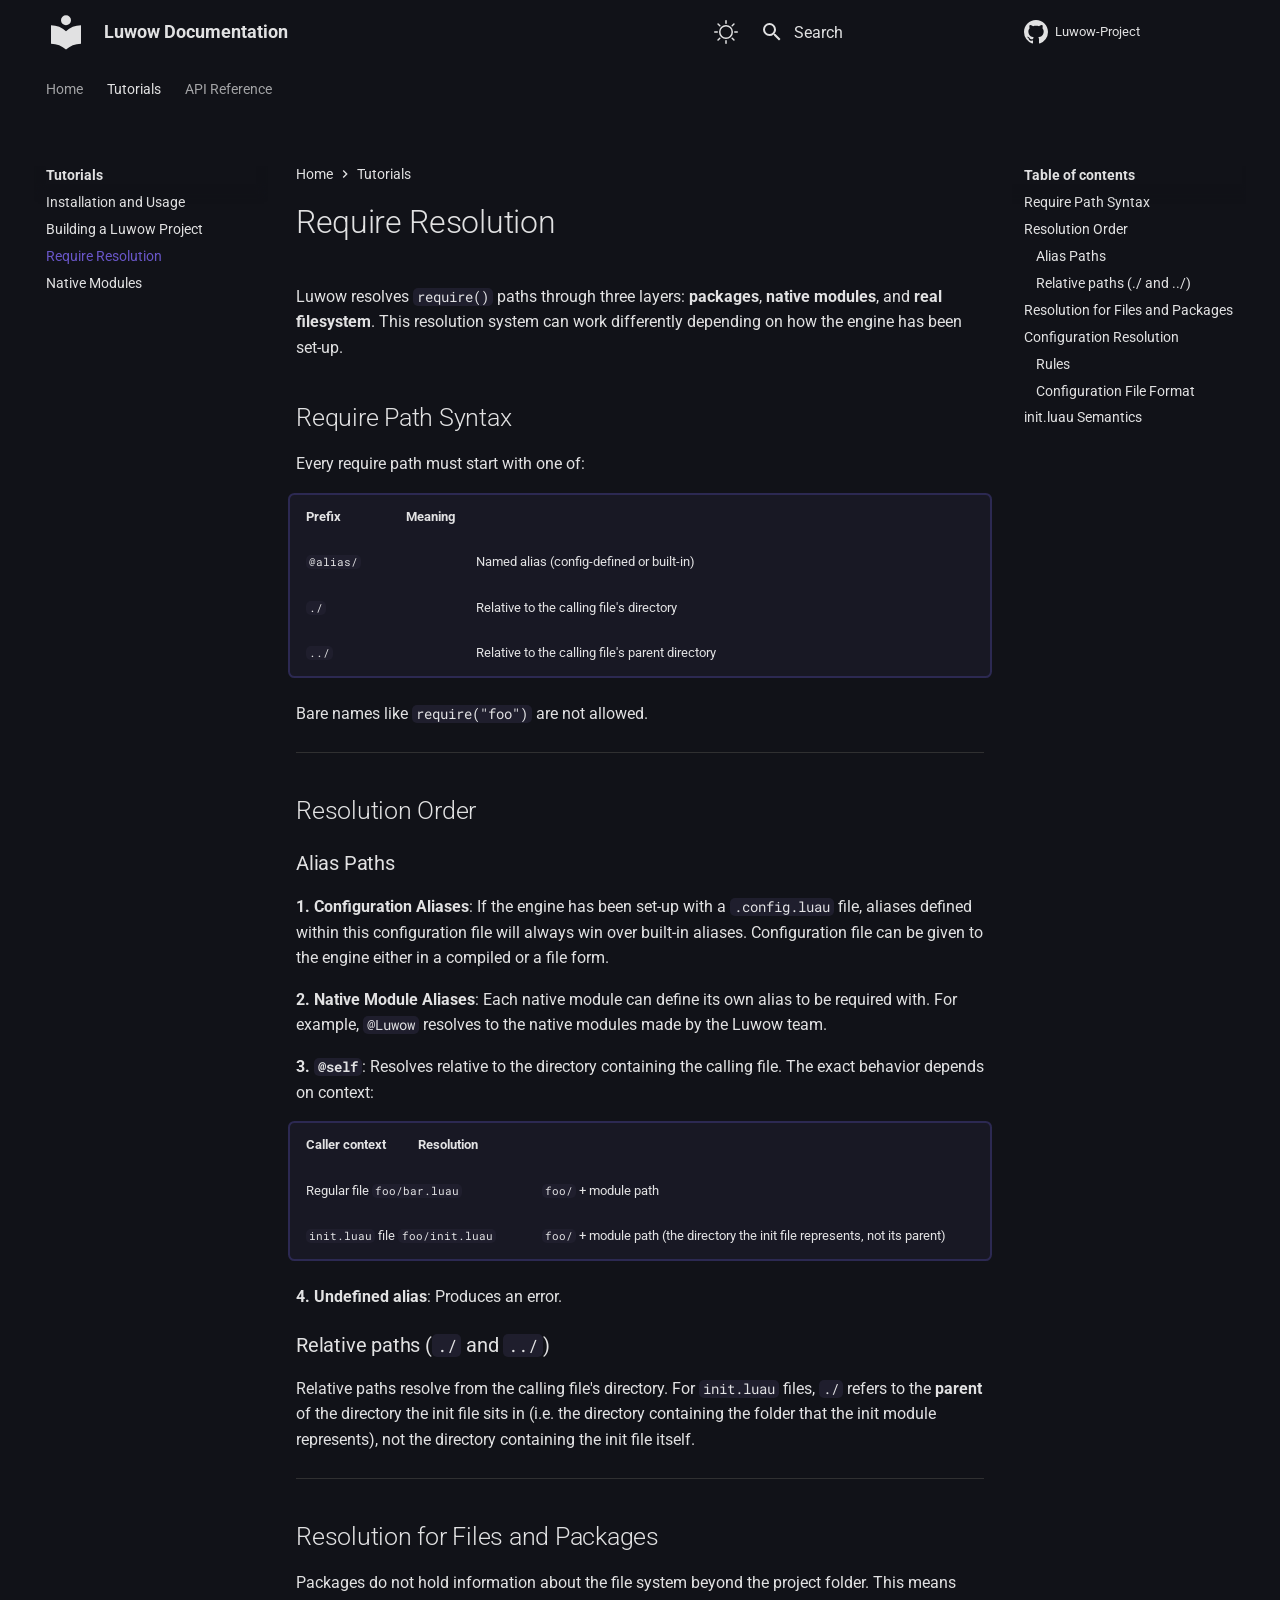
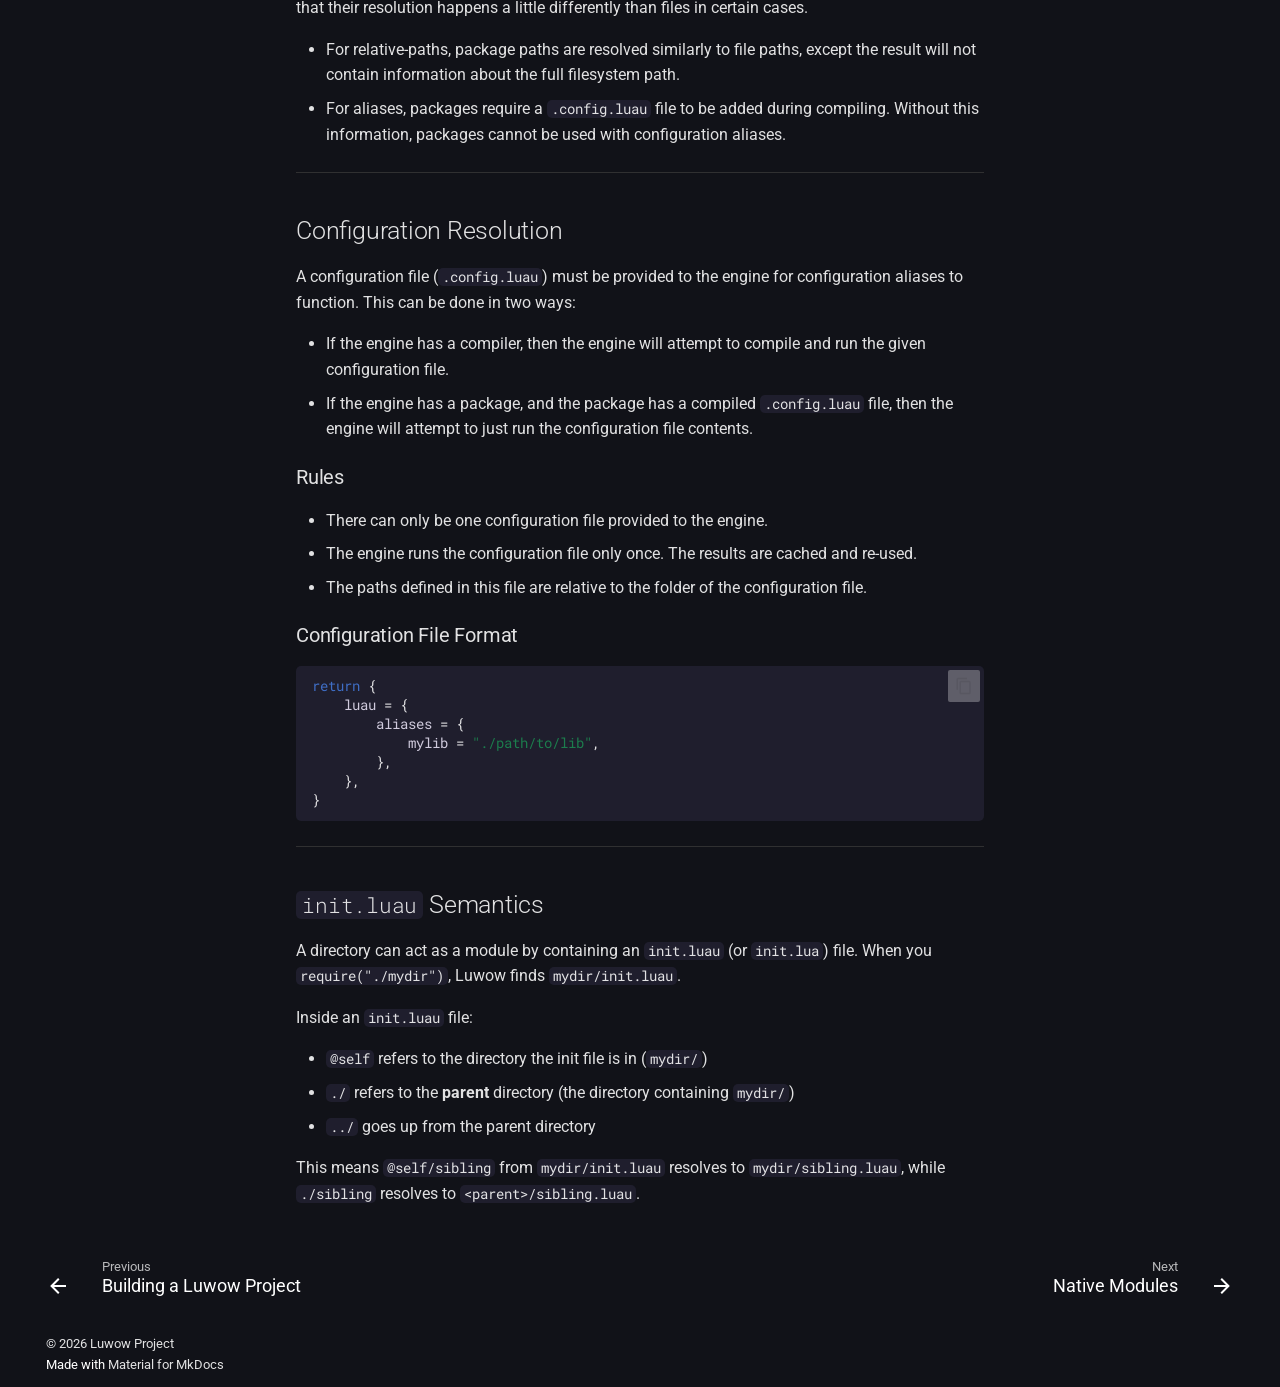
<file: tutorials/require/index.html>
<!doctype html>
<html lang="en" class="no-js">
  <head>
    
      <meta charset="utf-8">
      <meta name="viewport" content="width=device-width,initial-scale=1">
      
      
      
        <link rel="canonical" href="https://luwow-project.github.io/Documentation/tutorials/require/">
      
      
        <link rel="prev" href="../building/">
      
      
        <link rel="next" href="../nativeModules/">
      
      
        
      
      
      <link rel="icon" href="../../assets/images/favicon.png">
      <meta name="generator" content="mkdocs-1.6.1, mkdocs-material-9.8.0">
    
    
      
        <title>Require Resolution - Luwow Documentation</title>
      
    
    
      <link rel="stylesheet" href="../../assets/stylesheets/main.57a0d79d.min.css">
      
        
        <link rel="stylesheet" href="../../assets/stylesheets/palette.fb2fffe2.min.css">
      
      


    
    
      
    
    
      
        
        
        <link rel="preconnect" href="https://fonts.gstatic.com" crossorigin>
        <link rel="stylesheet" href="https://fonts.googleapis.com/css?family=Roboto:300,300i,400,400i,700,700i%7CRoboto+Mono:400,400i,700,700i&display=fallback">
        <style>:root{--md-text-font:"Roboto";--md-code-font:"Roboto Mono"}</style>
      
    
    
      <link rel="stylesheet" href="../../css/colors.css">
    
      <link rel="stylesheet" href="../../css/theme.css">
    
      <link rel="stylesheet" href="../../css/code.css">
    
      <link rel="stylesheet" href="../../css/api-reference.css">
    
      <link rel="stylesheet" href="../../css/paragraph.css">
    
      <link rel="stylesheet" href="../../css/home.css">
    
    <script>__md_scope=new URL("../..",location),__md_hash=e=>[...e].reduce(((e,_)=>(e<<5)-e+_.charCodeAt(0)),0),__md_get=(e,_=localStorage,t=__md_scope)=>JSON.parse(_.getItem(t.pathname+"."+e)),__md_set=(e,_,t=localStorage,a=__md_scope)=>{try{t.setItem(a.pathname+"."+e,JSON.stringify(_))}catch(e){}}</script>
    
      

    
    
  </head>
  
  
    
    
      
    
    
    
    
    <body dir="ltr" data-md-color-scheme="luwowdoc-dark" data-md-color-primary="indigo" data-md-color-accent="indigo">
  
    
    <input class="md-toggle" data-md-toggle="drawer" type="checkbox" id="__drawer" autocomplete="off">
    <input class="md-toggle" data-md-toggle="search" type="checkbox" id="__search" autocomplete="off">
    <label class="md-overlay" for="__drawer"></label>
    <div data-md-component="skip">
      
        
        <a href="#require-resolution" class="md-skip">
          Skip to content
        </a>
      
    </div>
    <div data-md-component="announce">
      
    </div>
    
    
      

<header class="md-header" data-md-component="header">
  <nav class="md-header__inner md-grid" aria-label="Header">
    <a href="../.." title="Luwow Documentation" class="md-header__button md-logo" aria-label="Luwow Documentation" data-md-component="logo">
      <!-- Logo -->

  
  <svg xmlns="http://www.w3.org/2000/svg" viewBox="0 0 24 24"><path d="M12 8a3 3 0 0 0 3-3 3 3 0 0 0-3-3 3 3 0 0 0-3 3 3 3 0 0 0 3 3m0 3.54C9.64 9.35 6.5 8 3 8v11c3.5 0 6.64 1.35 9 3.54 2.36-2.19 5.5-3.54 9-3.54V8c-3.5 0-6.64 1.35-9 3.54"/></svg>

    </a>
    <label class="md-header__button md-icon" for="__drawer">
      
      <svg xmlns="http://www.w3.org/2000/svg" viewBox="0 0 24 24"><path d="M3 6h18v2H3zm0 5h18v2H3zm0 5h18v2H3z"/></svg>
    </label>
    <div class="md-header__title" data-md-component="header-title">
      <div class="md-header__ellipsis">
        <div class="md-header__topic">
          <span class="md-ellipsis">
            Luwow Documentation
          </span>
        </div>
        <div class="md-header__topic" data-md-component="header-topic">
          <span class="md-ellipsis">
            
              Require Resolution
            
          </span>
        </div>
      </div>
    </div>
    
      
        <form class="md-header__option" data-md-component="palette">
  
    
    
    
    <input class="md-option" data-md-color-media="" data-md-color-scheme="luwowdoc-dark" data-md-color-primary="indigo" data-md-color-accent="indigo"  aria-label="Switch to Light Mode"  type="radio" name="__palette" id="__palette_0">
    
      <label class="md-header__button md-icon" title="Switch to Light Mode" for="__palette_1" hidden>
        <svg xmlns="http://www.w3.org/2000/svg" viewBox="0 0 24 24"><path d="M12 19a7 7 0 1 1 0-14 7 7 0 0 1 0 14m0-1.5a5.5 5.5 0 1 0 0-11 5.5 5.5 0 1 0 0 11m-5.657.157a.75.75 0 0 1 0 1.06l-1.768 1.768a.749.749 0 0 1-1.275-.326.75.75 0 0 1 .215-.734l1.767-1.768a.75.75 0 0 1 1.061 0M3.515 3.515a.75.75 0 0 1 1.06 0l1.768 1.768a.749.749 0 0 1-.326 1.275.75.75 0 0 1-.734-.215L3.515 4.575a.75.75 0 0 1 0-1.06M12 0a.75.75 0 0 1 .75.75v2.5a.75.75 0 0 1-1.5 0V.75A.75.75 0 0 1 12 0M4 12a.75.75 0 0 1-.75.75H.75a.75.75 0 0 1 0-1.5h2.5A.75.75 0 0 1 4 12m8 8a.75.75 0 0 1 .75.75v2.5a.75.75 0 0 1-1.5 0v-2.5A.75.75 0 0 1 12 20m12-8a.75.75 0 0 1-.75.75h-2.5a.75.75 0 0 1 0-1.5h2.5A.75.75 0 0 1 24 12m-6.343 5.657a.75.75 0 0 1 1.06 0l1.768 1.768a.75.75 0 0 1-.018 1.042.75.75 0 0 1-1.042.018l-1.768-1.767a.75.75 0 0 1 0-1.061m2.828-14.142a.75.75 0 0 1 0 1.06l-1.768 1.768a.75.75 0 0 1-1.042-.018.75.75 0 0 1-.018-1.042l1.767-1.768a.75.75 0 0 1 1.061 0"/></svg>
      </label>
    
  
    
    
    
    <input class="md-option" data-md-color-media="" data-md-color-scheme="luwowdoc-light" data-md-color-primary="indigo" data-md-color-accent="indigo"  aria-label="Switch To Dark Mode"  type="radio" name="__palette" id="__palette_1">
    
      <label class="md-header__button md-icon" title="Switch To Dark Mode" for="__palette_0" hidden>
        <svg xmlns="http://www.w3.org/2000/svg" viewBox="0 0 24 24"><path d="M14.768 3.96zl-.002-.005a9 9 0 0 0-.218-.779c-.13-.394.21-.8.602-.67q.435.144.855.328l.01.005A10.002 10.002 0 0 1 12 22a10 10 0 0 1-9.162-5.985l-.004-.01a10 10 0 0 1-.329-.855c-.13-.392.277-.732.67-.602q.386.126.78.218l.004.002A9 9 0 0 0 14.999 6a9 9 0 0 0-.231-2.04M16.5 6c0 5.799-4.701 10.5-10.5 10.5q-.64 0-1.26-.075A8.5 8.5 0 1 0 16.425 4.74q.075.62.075 1.259Z"/></svg>
      </label>
    
  
</form>
      
    
    
      <script>var palette=__md_get("__palette");if(palette&&palette.color){if("(prefers-color-scheme)"===palette.color.media){var media=matchMedia("(prefers-color-scheme: light)"),input=document.querySelector(media.matches?"[data-md-color-media='(prefers-color-scheme: light)']":"[data-md-color-media='(prefers-color-scheme: dark)']");palette.color.media=input.getAttribute("data-md-color-media"),palette.color.scheme=input.getAttribute("data-md-color-scheme"),palette.color.primary=input.getAttribute("data-md-color-primary"),palette.color.accent=input.getAttribute("data-md-color-accent")}for(var[key,value]of Object.entries(palette.color))document.body.setAttribute("data-md-color-"+key,value)}</script>
    
    
    
      
      
        <label class="md-header__button md-icon" for="__search">
          
          <svg xmlns="http://www.w3.org/2000/svg" viewBox="0 0 24 24"><path d="M9.5 3A6.5 6.5 0 0 1 16 9.5c0 1.61-.59 3.09-1.56 4.23l.27.27h.79l5 5-1.5 1.5-5-5v-.79l-.27-.27A6.52 6.52 0 0 1 9.5 16 6.5 6.5 0 0 1 3 9.5 6.5 6.5 0 0 1 9.5 3m0 2C7 5 5 7 5 9.5S7 14 9.5 14 14 12 14 9.5 12 5 9.5 5"/></svg>
        </label>
        <div class="md-search" data-md-component="search" role="dialog">
  <label class="md-search__overlay" for="__search"></label>
  <div class="md-search__inner" role="search">
    <form class="md-search__form" name="search">
      <input type="text" class="md-search__input" name="query" aria-label="Search" placeholder="Search" autocapitalize="off" autocorrect="off" autocomplete="off" spellcheck="false" data-md-component="search-query" required>
      <label class="md-search__icon md-icon" for="__search">
        
        <svg xmlns="http://www.w3.org/2000/svg" viewBox="0 0 24 24"><path d="M9.5 3A6.5 6.5 0 0 1 16 9.5c0 1.61-.59 3.09-1.56 4.23l.27.27h.79l5 5-1.5 1.5-5-5v-.79l-.27-.27A6.52 6.52 0 0 1 9.5 16 6.5 6.5 0 0 1 3 9.5 6.5 6.5 0 0 1 9.5 3m0 2C7 5 5 7 5 9.5S7 14 9.5 14 14 12 14 9.5 12 5 9.5 5"/></svg>
        
        <svg xmlns="http://www.w3.org/2000/svg" viewBox="0 0 24 24"><path d="M20 11v2H8l5.5 5.5-1.42 1.42L4.16 12l7.92-7.92L13.5 5.5 8 11z"/></svg>
      </label>
      <nav class="md-search__options" aria-label="Search">
        
        <button type="reset" class="md-search__icon md-icon" title="Clear" aria-label="Clear" tabindex="-1">
          
          <svg xmlns="http://www.w3.org/2000/svg" viewBox="0 0 24 24"><path d="M19 6.41 17.59 5 12 10.59 6.41 5 5 6.41 10.59 12 5 17.59 6.41 19 12 13.41 17.59 19 19 17.59 13.41 12z"/></svg>
        </button>
      </nav>
      
        <div class="md-search__suggest" data-md-component="search-suggest"></div>
      
    </form>
    <div class="md-search__output">
      <div class="md-search__scrollwrap" tabindex="0" data-md-scrollfix>
        <div class="md-search-result" data-md-component="search-result">
          <div class="md-search-result__meta">
            Initializing search
          </div>
          <ol class="md-search-result__list" role="presentation"></ol>
        </div>
      </div>
    </div>
  </div>
</div>
      
    
    
      <div class="md-header__source">
        <a href="https://github.com/Luwow-Project/" title="Go to repository" class="md-source" data-md-component="source">
  <div class="md-source__icon md-icon">
    
    <svg xmlns="http://www.w3.org/2000/svg" viewBox="0 0 16 16"><path d="M8 0c4.42 0 8 3.58 8 8a8.01 8.01 0 0 1-5.45 7.59c-.4.08-.55-.17-.55-.38 0-.27.01-1.13.01-2.2 0-.75-.25-1.23-.54-1.48 1.78-.2 3.65-.88 3.65-3.95 0-.88-.31-1.59-.82-2.15.08-.2.36-1.02-.08-2.12 0 0-.67-.22-2.2.82-.64-.18-1.32-.27-2-.27s-1.36.09-2 .27c-1.53-1.03-2.2-.82-2.2-.82-.44 1.1-.16 1.92-.08 2.12-.51.56-.82 1.28-.82 2.15 0 3.06 1.86 3.75 3.64 3.95-.23.2-.44.55-.51 1.07-.46.21-1.61.55-2.33-.66-.15-.24-.6-.83-1.23-.82-.67.01-.27.38.01.53.34.19.73.9.82 1.13.16.45.68 1.31 2.69.94 0 .67.01 1.3.01 1.49 0 .21-.15.45-.55.38A7.995 7.995 0 0 1 0 8c0-4.42 3.58-8 8-8"/></svg>
  </div>
  <div class="md-source__repository">
    Luwow-Project
  </div>
</a>
      </div>
    
  </nav>
  
</header>
    
    <div class="md-container" data-md-component="container">
      
      
        
          
            
<nav class="md-tabs" aria-label="Tabs" data-md-component="tabs">
  <div class="md-grid">
    <ul class="md-tabs__list">
      
        
  
  
  
  
    <li class="md-tabs__item">
      <a href="../.." class="md-tabs__link">
        
  
  
    
  
  Home

      </a>
    </li>
  

      
        
  
  
  
    
  
  
    
    
      <li class="md-tabs__item md-tabs__item--active">
        <a href="../" class="md-tabs__link">
          
  
  
    
  
  Tutorials

        </a>
      </li>
    
  

      
        
  
  
  
  
    
    
      <li class="md-tabs__item">
        <a href="../../api-reference/" class="md-tabs__link">
          
  
  
    
  
  API Reference

        </a>
      </li>
    
  

      
    </ul>
  </div>
</nav>
          
        
      
      <main class="md-main" data-md-component="main">
        <div class="md-main__inner md-grid">
          
            
              
              <div class="md-sidebar md-sidebar--primary" data-md-component="sidebar" data-md-type="navigation" >
                <div class="md-sidebar__scrollwrap">
                  <div class="md-sidebar__inner">
                    


  


<nav class="md-nav md-nav--primary md-nav--lifted" aria-label="Navigation" data-md-level="0">
  <label class="md-nav__title" for="__drawer">
    <a href="../.." title="Luwow Documentation" class="md-nav__button md-logo" aria-label="Luwow Documentation" data-md-component="logo">
      <!-- Logo -->

  
  <svg xmlns="http://www.w3.org/2000/svg" viewBox="0 0 24 24"><path d="M12 8a3 3 0 0 0 3-3 3 3 0 0 0-3-3 3 3 0 0 0-3 3 3 3 0 0 0 3 3m0 3.54C9.64 9.35 6.5 8 3 8v11c3.5 0 6.64 1.35 9 3.54 2.36-2.19 5.5-3.54 9-3.54V8c-3.5 0-6.64 1.35-9 3.54"/></svg>

    </a>
    Luwow Documentation
  </label>
  
    <div class="md-nav__source">
      <a href="https://github.com/Luwow-Project/" title="Go to repository" class="md-source" data-md-component="source">
  <div class="md-source__icon md-icon">
    
    <svg xmlns="http://www.w3.org/2000/svg" viewBox="0 0 16 16"><path d="M8 0c4.42 0 8 3.58 8 8a8.01 8.01 0 0 1-5.45 7.59c-.4.08-.55-.17-.55-.38 0-.27.01-1.13.01-2.2 0-.75-.25-1.23-.54-1.48 1.78-.2 3.65-.88 3.65-3.95 0-.88-.31-1.59-.82-2.15.08-.2.36-1.02-.08-2.12 0 0-.67-.22-2.2.82-.64-.18-1.32-.27-2-.27s-1.36.09-2 .27c-1.53-1.03-2.2-.82-2.2-.82-.44 1.1-.16 1.92-.08 2.12-.51.56-.82 1.28-.82 2.15 0 3.06 1.86 3.75 3.64 3.95-.23.2-.44.55-.51 1.07-.46.21-1.61.55-2.33-.66-.15-.24-.6-.83-1.23-.82-.67.01-.27.38.01.53.34.19.73.9.82 1.13.16.45.68 1.31 2.69.94 0 .67.01 1.3.01 1.49 0 .21-.15.45-.55.38A7.995 7.995 0 0 1 0 8c0-4.42 3.58-8 8-8"/></svg>
  </div>
  <div class="md-source__repository">
    Luwow-Project
  </div>
</a>
    </div>
  
  <ul class="md-nav__list" data-md-scrollfix>
    
      
      
  
  
  
  
    <li class="md-nav__item">
      <a href="../.." class="md-nav__link">
        
  
  
  <span class="md-ellipsis">
    
  
    Home
  

    
  </span>
  
  

      </a>
    </li>
  

    
      
      
  
  
    
  
  
  
    
    
      
        
          
        
      
        
      
        
      
        
      
        
      
    
    
    
      
        
        
      
      
        
      
    
    
    <li class="md-nav__item md-nav__item--active md-nav__item--section md-nav__item--nested">
      
        
        
        <input class="md-nav__toggle md-toggle " type="checkbox" id="__nav_2" checked>
        
          
          <div class="md-nav__link md-nav__container">
            <a href="../" class="md-nav__link ">
              
  
  
  <span class="md-ellipsis">
    
  
    Tutorials
  

    
  </span>
  
  

            </a>
            
              
              <label class="md-nav__link " for="__nav_2" id="__nav_2_label" tabindex="">
                <span class="md-nav__icon md-icon"></span>
              </label>
            
          </div>
        
        <nav class="md-nav" data-md-level="1" aria-labelledby="__nav_2_label" aria-expanded="true">
          <label class="md-nav__title" for="__nav_2">
            <span class="md-nav__icon md-icon"></span>
            
  
    Tutorials
  

          </label>
          <ul class="md-nav__list" data-md-scrollfix>
            
              
            
              
                
  
  
  
  
    <li class="md-nav__item">
      <a href="../setup/" class="md-nav__link">
        
  
  
  <span class="md-ellipsis">
    
  
    Installation and Usage
  

    
  </span>
  
  

      </a>
    </li>
  

              
            
              
                
  
  
  
  
    <li class="md-nav__item">
      <a href="../building/" class="md-nav__link">
        
  
  
  <span class="md-ellipsis">
    
  
    Building a Luwow Project
  

    
  </span>
  
  

      </a>
    </li>
  

              
            
              
                
  
  
    
  
  
  
    <li class="md-nav__item md-nav__item--active">
      
      <input class="md-nav__toggle md-toggle" type="checkbox" id="__toc">
      
      
        
      
      
        <label class="md-nav__link md-nav__link--active" for="__toc">
          
  
  
  <span class="md-ellipsis">
    
  
    Require Resolution
  

    
  </span>
  
  

          <span class="md-nav__icon md-icon"></span>
        </label>
      
      <a href="./" class="md-nav__link md-nav__link--active">
        
  
  
  <span class="md-ellipsis">
    
  
    Require Resolution
  

    
  </span>
  
  

      </a>
      
        

<nav class="md-nav md-nav--secondary" aria-label="Table of contents">
  
  
  
    
  
  
    <label class="md-nav__title" for="__toc">
      <span class="md-nav__icon md-icon"></span>
      Table of contents
    </label>
    <ul class="md-nav__list" data-md-component="toc" data-md-scrollfix>
      
        <li class="md-nav__item">
  <a href="#require-path-syntax" class="md-nav__link">
    <span class="md-ellipsis">
      
        Require Path Syntax
      
    </span>
  </a>
  
</li>
      
        <li class="md-nav__item">
  <a href="#resolution-order" class="md-nav__link">
    <span class="md-ellipsis">
      
        Resolution Order
      
    </span>
  </a>
  
    <nav class="md-nav" aria-label="Resolution Order">
      <ul class="md-nav__list">
        
          <li class="md-nav__item">
  <a href="#alias-paths" class="md-nav__link">
    <span class="md-ellipsis">
      
        Alias Paths
      
    </span>
  </a>
  
</li>
        
          <li class="md-nav__item">
  <a href="#relative-paths-and" class="md-nav__link">
    <span class="md-ellipsis">
      
        Relative paths (./ and ../)
      
    </span>
  </a>
  
</li>
        
      </ul>
    </nav>
  
</li>
      
        <li class="md-nav__item">
  <a href="#resolution-for-files-and-packages" class="md-nav__link">
    <span class="md-ellipsis">
      
        Resolution for Files and Packages
      
    </span>
  </a>
  
</li>
      
        <li class="md-nav__item">
  <a href="#configuration-resolution" class="md-nav__link">
    <span class="md-ellipsis">
      
        Configuration Resolution
      
    </span>
  </a>
  
    <nav class="md-nav" aria-label="Configuration Resolution">
      <ul class="md-nav__list">
        
          <li class="md-nav__item">
  <a href="#rules" class="md-nav__link">
    <span class="md-ellipsis">
      
        Rules
      
    </span>
  </a>
  
</li>
        
          <li class="md-nav__item">
  <a href="#configuration-file-format" class="md-nav__link">
    <span class="md-ellipsis">
      
        Configuration File Format
      
    </span>
  </a>
  
</li>
        
      </ul>
    </nav>
  
</li>
      
        <li class="md-nav__item">
  <a href="#initluau-semantics" class="md-nav__link">
    <span class="md-ellipsis">
      
        init.luau Semantics
      
    </span>
  </a>
  
</li>
      
    </ul>
  
</nav>
      
    </li>
  

              
            
              
                
  
  
  
  
    <li class="md-nav__item">
      <a href="../nativeModules/" class="md-nav__link">
        
  
  
  <span class="md-ellipsis">
    
  
    Native Modules
  

    
  </span>
  
  

      </a>
    </li>
  

              
            
          </ul>
        </nav>
      
    </li>
  

    
      
      
  
  
  
  
    
    
      
        
          
        
      
        
      
    
    
    
      
      
        
      
    
    
    <li class="md-nav__item md-nav__item--nested">
      
        
        
        <input class="md-nav__toggle md-toggle " type="checkbox" id="__nav_3" >
        
          
          <div class="md-nav__link md-nav__container">
            <a href="../../api-reference/" class="md-nav__link ">
              
  
  
  <span class="md-ellipsis">
    
  
    API Reference
  

    
  </span>
  
  

            </a>
            
              
              <label class="md-nav__link " for="__nav_3" id="__nav_3_label" tabindex="0">
                <span class="md-nav__icon md-icon"></span>
              </label>
            
          </div>
        
        <nav class="md-nav" data-md-level="1" aria-labelledby="__nav_3_label" aria-expanded="false">
          <label class="md-nav__title" for="__nav_3">
            <span class="md-nav__icon md-icon"></span>
            
  
    API Reference
  

          </label>
          <ul class="md-nav__list" data-md-scrollfix>
            
              
            
              
                
  
  
  
  
    
    
      
        
          
        
      
    
    
    
      
      
        
      
    
    
    <li class="md-nav__item md-nav__item--nested">
      
        
        
        <input class="md-nav__toggle md-toggle " type="checkbox" id="__nav_3_2" >
        
          
          <div class="md-nav__link md-nav__container">
            <a href="../../api-reference/engine/" class="md-nav__link ">
              
  
  
  <span class="md-ellipsis">
    
  
    Engine
  

    
  </span>
  
  

            </a>
            
          </div>
        
        <nav class="md-nav" data-md-level="2" aria-labelledby="__nav_3_2_label" aria-expanded="false">
          <label class="md-nav__title" for="__nav_3_2">
            <span class="md-nav__icon md-icon"></span>
            
  
    Engine
  

          </label>
          <ul class="md-nav__list" data-md-scrollfix>
            
              
            
          </ul>
        </nav>
      
    </li>
  

              
            
          </ul>
        </nav>
      
    </li>
  

    
  </ul>
</nav>
                  </div>
                </div>
              </div>
            
            
              
              <div class="md-sidebar md-sidebar--secondary" data-md-component="sidebar" data-md-type="toc" >
                <div class="md-sidebar__scrollwrap">
                  <div class="md-sidebar__inner">
                    

<nav class="md-nav md-nav--secondary" aria-label="Table of contents">
  
  
  
    
  
  
    <label class="md-nav__title" for="__toc">
      <span class="md-nav__icon md-icon"></span>
      Table of contents
    </label>
    <ul class="md-nav__list" data-md-component="toc" data-md-scrollfix>
      
        <li class="md-nav__item">
  <a href="#require-path-syntax" class="md-nav__link">
    <span class="md-ellipsis">
      
        Require Path Syntax
      
    </span>
  </a>
  
</li>
      
        <li class="md-nav__item">
  <a href="#resolution-order" class="md-nav__link">
    <span class="md-ellipsis">
      
        Resolution Order
      
    </span>
  </a>
  
    <nav class="md-nav" aria-label="Resolution Order">
      <ul class="md-nav__list">
        
          <li class="md-nav__item">
  <a href="#alias-paths" class="md-nav__link">
    <span class="md-ellipsis">
      
        Alias Paths
      
    </span>
  </a>
  
</li>
        
          <li class="md-nav__item">
  <a href="#relative-paths-and" class="md-nav__link">
    <span class="md-ellipsis">
      
        Relative paths (./ and ../)
      
    </span>
  </a>
  
</li>
        
      </ul>
    </nav>
  
</li>
      
        <li class="md-nav__item">
  <a href="#resolution-for-files-and-packages" class="md-nav__link">
    <span class="md-ellipsis">
      
        Resolution for Files and Packages
      
    </span>
  </a>
  
</li>
      
        <li class="md-nav__item">
  <a href="#configuration-resolution" class="md-nav__link">
    <span class="md-ellipsis">
      
        Configuration Resolution
      
    </span>
  </a>
  
    <nav class="md-nav" aria-label="Configuration Resolution">
      <ul class="md-nav__list">
        
          <li class="md-nav__item">
  <a href="#rules" class="md-nav__link">
    <span class="md-ellipsis">
      
        Rules
      
    </span>
  </a>
  
</li>
        
          <li class="md-nav__item">
  <a href="#configuration-file-format" class="md-nav__link">
    <span class="md-ellipsis">
      
        Configuration File Format
      
    </span>
  </a>
  
</li>
        
      </ul>
    </nav>
  
</li>
      
        <li class="md-nav__item">
  <a href="#initluau-semantics" class="md-nav__link">
    <span class="md-ellipsis">
      
        init.luau Semantics
      
    </span>
  </a>
  
</li>
      
    </ul>
  
</nav>
                  </div>
                </div>
              </div>
            
          
          
            <div class="md-content" data-md-component="content">
              
                



  


  <nav class="md-path" aria-label="Navigation" >
    <ol class="md-path__list">
      
        
  
  
    <li class="md-path__item">
      <a href="../.." class="md-path__link">
        
  <span class="md-ellipsis">
    Home
  </span>

      </a>
    </li>
  

      
      
        
  
  
    
    
      <li class="md-path__item">
        <a href="../" class="md-path__link">
          
  <span class="md-ellipsis">
    Tutorials
  </span>

        </a>
      </li>
    
  

      
    </ol>
  </nav>

              
              <article class="md-content__inner md-typeset">
                
                  


  
  


<h1 id="require-resolution">Require Resolution</h1>
<p>Luwow resolves <code>require()</code> paths through three layers: <strong>packages</strong>, <strong>native modules</strong>, and <strong>real filesystem</strong>.
This resolution system can work differently depending on how the engine has been set-up.</p>
<h2 id="require-path-syntax">Require Path Syntax</h2>
<p>Every require path must start with one of:</p>
<table>
<thead>
<tr>
<th>Prefix</th>
<th>Meaning</th>
</tr>
</thead>
<tbody>
<tr>
<td><code>@alias/</code></td>
<td>Named alias (config-defined or built-in)</td>
</tr>
<tr>
<td><code>./</code></td>
<td>Relative to the calling file's directory</td>
</tr>
<tr>
<td><code>../</code></td>
<td>Relative to the calling file's parent directory</td>
</tr>
</tbody>
</table>
<p>Bare names like <code>require("foo")</code> are not allowed.</p>
<hr />
<h2 id="resolution-order">Resolution Order</h2>
<h3 id="alias-paths">Alias Paths</h3>
<p><strong>1. Configuration Aliases</strong>: If the engine has been set-up with a <code>.config.luau</code> file, aliases defined within this configuration file will always win over built-in aliases. Configuration file can be given to the engine either in a compiled or a file form.</p>
<p><strong>2. Native Module Aliases</strong>: Each native module can define its own alias to be required with. For example, <code>@Luwow</code> resolves to the native modules made by the Luwow team.</p>
<p><strong>3. <code>@self</code></strong>: Resolves relative to the directory containing the calling file. The exact behavior depends on context:</p>
<table>
<thead>
<tr>
<th>Caller context</th>
<th>Resolution</th>
</tr>
</thead>
<tbody>
<tr>
<td>Regular file <code>foo/bar.luau</code></td>
<td><code>foo/</code> + module path</td>
</tr>
<tr>
<td><code>init.luau</code> file <code>foo/init.luau</code></td>
<td><code>foo/</code> + module path (the directory the init file represents, not its parent)</td>
</tr>
</tbody>
</table>
<p><strong>4. Undefined alias</strong>: Produces an error.</p>
<h3 id="relative-paths-and">Relative paths (<code>./</code> and <code>../</code>)</h3>
<p>Relative paths resolve from the calling file's directory. For <code>init.luau</code> files, <code>./</code> refers to the <strong>parent</strong> of the directory the init file sits in (i.e. the directory containing the folder that the init module represents), not the directory containing the init file itself.</p>
<hr />
<h2 id="resolution-for-files-and-packages">Resolution for Files and Packages</h2>
<p>Packages do not hold information about the file system beyond the project folder. This means that their resolution happens a little differently than files in certain cases.</p>
<ul>
<li>For relative-paths, package paths are resolved similarly to file paths, except the result will not contain information about the full filesystem path.</li>
<li>For aliases, packages require a <code>.config.luau</code> file to be added during compiling. Without this information, packages cannot be used with configuration aliases.</li>
</ul>
<hr />
<h2 id="configuration-resolution">Configuration Resolution</h2>
<p>A configuration file (<code>.config.luau</code>) must be provided to the engine for configuration aliases to function. This can be done in two ways:</p>
<ul>
<li>If the engine has a compiler, then the engine will attempt to compile and run the given configuration file.</li>
<li>If the engine has a package, and the package has a compiled <code>.config.luau</code> file, then the engine will attempt to just run the configuration file contents.</li>
</ul>
<h3 id="rules">Rules</h3>
<ul>
<li>There can only be one configuration file provided to the engine.</li>
<li>The engine runs the configuration file only once. The results are cached and re-used.</li>
<li>The paths defined in this file are relative to the folder of the configuration file.</li>
</ul>
<h3 id="configuration-file-format">Configuration File Format</h3>
<div class="highlight"><pre><span></span><code><a id="__codelineno-0-1" name="__codelineno-0-1" href="#__codelineno-0-1"></a><span class="kr">return</span><span class="w"> </span><span class="p">{</span>
<a id="__codelineno-0-2" name="__codelineno-0-2" href="#__codelineno-0-2"></a><span class="w">    </span><span class="nv">luau</span><span class="w"> </span><span class="o">=</span><span class="w"> </span><span class="p">{</span>
<a id="__codelineno-0-3" name="__codelineno-0-3" href="#__codelineno-0-3"></a><span class="w">        </span><span class="nv">aliases</span><span class="w"> </span><span class="o">=</span><span class="w"> </span><span class="p">{</span>
<a id="__codelineno-0-4" name="__codelineno-0-4" href="#__codelineno-0-4"></a><span class="w">            </span><span class="nv">mylib</span><span class="w"> </span><span class="o">=</span><span class="w"> </span><span class="s2">"./path/to/lib"</span><span class="p">,</span>
<a id="__codelineno-0-5" name="__codelineno-0-5" href="#__codelineno-0-5"></a><span class="w">        </span><span class="p">},</span>
<a id="__codelineno-0-6" name="__codelineno-0-6" href="#__codelineno-0-6"></a><span class="w">    </span><span class="p">},</span>
<a id="__codelineno-0-7" name="__codelineno-0-7" href="#__codelineno-0-7"></a><span class="p">}</span>
</code></pre></div>
<hr />
<h2 id="initluau-semantics"><code>init.luau</code> Semantics</h2>
<p>A directory can act as a module by containing an <code>init.luau</code> (or <code>init.lua</code>) file. When you <code>require("./mydir")</code>, Luwow finds <code>mydir/init.luau</code>.</p>
<p>Inside an <code>init.luau</code> file:</p>
<ul>
<li><code>@self</code> refers to the directory the init file is in (<code>mydir/</code>)</li>
<li><code>./</code> refers to the <strong>parent</strong> directory (the directory containing <code>mydir/</code>)</li>
<li><code>../</code> goes up from the parent directory</li>
</ul>
<p>This means <code>@self/sibling</code> from <code>mydir/init.luau</code> resolves to <code>mydir/sibling.luau</code>, while <code>./sibling</code> resolves to <code>&lt;parent&gt;/sibling.luau</code>.</p>












                
              </article>
            </div>
          
          
  <script>var tabs=__md_get("__tabs");if(Array.isArray(tabs))e:for(var set of document.querySelectorAll(".tabbed-set")){var labels=set.querySelector(".tabbed-labels");for(var tab of tabs)for(var label of labels.getElementsByTagName("label"))if(label.innerText.trim()===tab){var input=document.getElementById(label.htmlFor);input.checked=!0;continue e}}</script>

<script>var target=document.getElementById(location.hash.slice(1));target&&target.name&&(target.checked=target.name.startsWith("__tabbed_"))</script>
        </div>
        
          <button type="button" class="md-top md-icon" data-md-component="top" hidden>
  
  <svg xmlns="http://www.w3.org/2000/svg" viewBox="0 0 24 24"><path d="M13 20h-2V8l-5.5 5.5-1.42-1.42L12 4.16l7.92 7.92-1.42 1.42L13 8z"/></svg>
  Back to top
</button>
        
      </main>
      
        <footer class="md-footer">
  
    
      
      <nav class="md-footer__inner md-grid" aria-label="Footer" >
        
          
          <a href="../building/" class="md-footer__link md-footer__link--prev" aria-label="Previous: Building a Luwow Project">
            <div class="md-footer__button md-icon">
              
              <svg xmlns="http://www.w3.org/2000/svg" viewBox="0 0 24 24"><path d="M20 11v2H8l5.5 5.5-1.42 1.42L4.16 12l7.92-7.92L13.5 5.5 8 11z"/></svg>
            </div>
            <div class="md-footer__title">
              <span class="md-footer__direction">
                Previous
              </span>
              <div class="md-ellipsis">
                Building a Luwow Project
              </div>
            </div>
          </a>
        
        
          
          <a href="../nativeModules/" class="md-footer__link md-footer__link--next" aria-label="Next: Native Modules">
            <div class="md-footer__title">
              <span class="md-footer__direction">
                Next
              </span>
              <div class="md-ellipsis">
                Native Modules
              </div>
            </div>
            <div class="md-footer__button md-icon">
              
              <svg xmlns="http://www.w3.org/2000/svg" viewBox="0 0 24 24"><path d="M4 11v2h12l-5.5 5.5 1.42 1.42L19.84 12l-7.92-7.92L10.5 5.5 16 11z"/></svg>
            </div>
          </a>
        
      </nav>
    
  
  <div class="md-footer-meta md-typeset">
    <div class="md-footer-meta__inner md-grid">
      <div class="md-copyright">
  
    <div class="md-copyright__highlight">
      &copy; 2026 <a href="https://github.com/Luwow-Project"  target="_blank" rel="noopener">Luwow Project</a>
    </div>
  
  
    Made with
    <a href="https://squidfunk.github.io/mkdocs-material/" target="_blank" rel="noopener">
      Material for MkDocs
    </a>
  
</div>
      
    </div>
  </div>
</footer>
      
    </div>
    <div class="md-dialog" data-md-component="dialog">
      <div class="md-dialog__inner md-typeset"></div>
    </div>
    
    
    
      
      
      <script id="__config" type="application/json">{"annotate": null, "base": "../..", "features": ["navigation.tabs", "navigation.sections", "navigation.top", "navigation.footer", "navigation.path", "navigation.indexes", "search.suggest", "search.highlight", "content.tabs.link", "content.code.annotation", "content.code.copy"], "search": "../../assets/javascripts/workers/search.a7633da7.min.js", "tags": null, "translations": {"clipboard.copied": "Copied to clipboard", "clipboard.copy": "Copy to clipboard", "search.result.more.one": "1 more on this page", "search.result.more.other": "# more on this page", "search.result.none": "No matching documents", "search.result.one": "1 matching document", "search.result.other": "# matching documents", "search.result.placeholder": "Type to start searching", "search.result.term.missing": "Missing", "select.version": "Select version"}, "version": null}</script>
    
    
      <script src="../../assets/javascripts/bundle.c21346df.min.js"></script>
      
    
  </body>
</html>
</file>
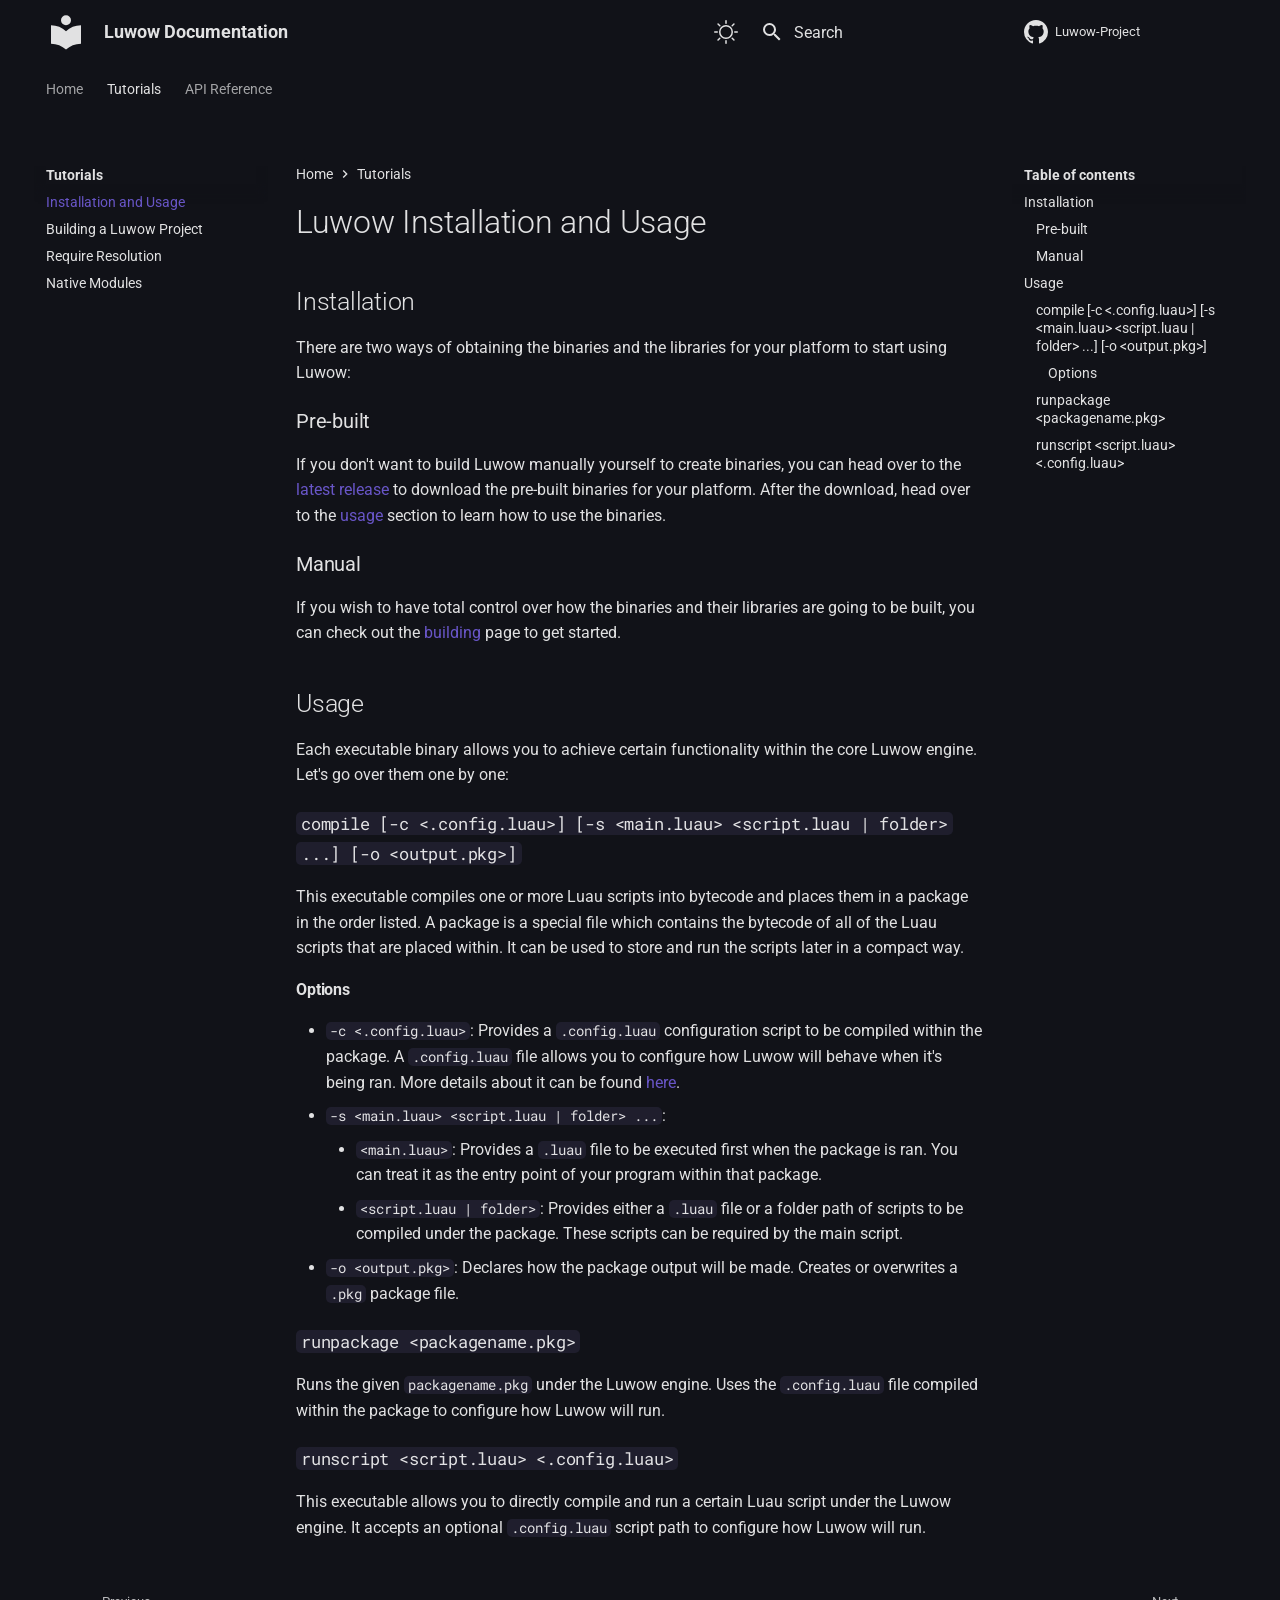
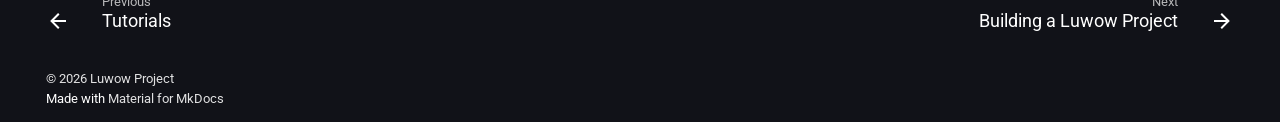
<file: tutorials/setup/index.html>
<!doctype html>
<html lang="en" class="no-js">
  <head>
    
      <meta charset="utf-8">
      <meta name="viewport" content="width=device-width,initial-scale=1">
      
      
      
        <link rel="canonical" href="https://luwow-project.github.io/Documentation/tutorials/setup/">
      
      
        <link rel="prev" href="../">
      
      
        <link rel="next" href="../building/">
      
      
        
      
      
      <link rel="icon" href="../../assets/images/favicon.png">
      <meta name="generator" content="mkdocs-1.6.1, mkdocs-material-9.8.0">
    
    
      
        <title>Installation and Usage - Luwow Documentation</title>
      
    
    
      <link rel="stylesheet" href="../../assets/stylesheets/main.57a0d79d.min.css">
      
        
        <link rel="stylesheet" href="../../assets/stylesheets/palette.fb2fffe2.min.css">
      
      


    
    
      
    
    
      
        
        
        <link rel="preconnect" href="https://fonts.gstatic.com" crossorigin>
        <link rel="stylesheet" href="https://fonts.googleapis.com/css?family=Roboto:300,300i,400,400i,700,700i%7CRoboto+Mono:400,400i,700,700i&display=fallback">
        <style>:root{--md-text-font:"Roboto";--md-code-font:"Roboto Mono"}</style>
      
    
    
      <link rel="stylesheet" href="../../css/colors.css">
    
      <link rel="stylesheet" href="../../css/theme.css">
    
      <link rel="stylesheet" href="../../css/code.css">
    
      <link rel="stylesheet" href="../../css/api-reference.css">
    
      <link rel="stylesheet" href="../../css/paragraph.css">
    
      <link rel="stylesheet" href="../../css/home.css">
    
    <script>__md_scope=new URL("../..",location),__md_hash=e=>[...e].reduce(((e,_)=>(e<<5)-e+_.charCodeAt(0)),0),__md_get=(e,_=localStorage,t=__md_scope)=>JSON.parse(_.getItem(t.pathname+"."+e)),__md_set=(e,_,t=localStorage,a=__md_scope)=>{try{t.setItem(a.pathname+"."+e,JSON.stringify(_))}catch(e){}}</script>
    
      

    
    
  </head>
  
  
    
    
      
    
    
    
    
    <body dir="ltr" data-md-color-scheme="luwowdoc-dark" data-md-color-primary="indigo" data-md-color-accent="indigo">
  
    
    <input class="md-toggle" data-md-toggle="drawer" type="checkbox" id="__drawer" autocomplete="off">
    <input class="md-toggle" data-md-toggle="search" type="checkbox" id="__search" autocomplete="off">
    <label class="md-overlay" for="__drawer"></label>
    <div data-md-component="skip">
      
        
        <a href="#luwow-installation-and-usage" class="md-skip">
          Skip to content
        </a>
      
    </div>
    <div data-md-component="announce">
      
    </div>
    
    
      

<header class="md-header" data-md-component="header">
  <nav class="md-header__inner md-grid" aria-label="Header">
    <a href="../.." title="Luwow Documentation" class="md-header__button md-logo" aria-label="Luwow Documentation" data-md-component="logo">
      <!-- Logo -->

  
  <svg xmlns="http://www.w3.org/2000/svg" viewBox="0 0 24 24"><path d="M12 8a3 3 0 0 0 3-3 3 3 0 0 0-3-3 3 3 0 0 0-3 3 3 3 0 0 0 3 3m0 3.54C9.64 9.35 6.5 8 3 8v11c3.5 0 6.64 1.35 9 3.54 2.36-2.19 5.5-3.54 9-3.54V8c-3.5 0-6.64 1.35-9 3.54"/></svg>

    </a>
    <label class="md-header__button md-icon" for="__drawer">
      
      <svg xmlns="http://www.w3.org/2000/svg" viewBox="0 0 24 24"><path d="M3 6h18v2H3zm0 5h18v2H3zm0 5h18v2H3z"/></svg>
    </label>
    <div class="md-header__title" data-md-component="header-title">
      <div class="md-header__ellipsis">
        <div class="md-header__topic">
          <span class="md-ellipsis">
            Luwow Documentation
          </span>
        </div>
        <div class="md-header__topic" data-md-component="header-topic">
          <span class="md-ellipsis">
            
              Installation and Usage
            
          </span>
        </div>
      </div>
    </div>
    
      
        <form class="md-header__option" data-md-component="palette">
  
    
    
    
    <input class="md-option" data-md-color-media="" data-md-color-scheme="luwowdoc-dark" data-md-color-primary="indigo" data-md-color-accent="indigo"  aria-label="Switch to Light Mode"  type="radio" name="__palette" id="__palette_0">
    
      <label class="md-header__button md-icon" title="Switch to Light Mode" for="__palette_1" hidden>
        <svg xmlns="http://www.w3.org/2000/svg" viewBox="0 0 24 24"><path d="M12 19a7 7 0 1 1 0-14 7 7 0 0 1 0 14m0-1.5a5.5 5.5 0 1 0 0-11 5.5 5.5 0 1 0 0 11m-5.657.157a.75.75 0 0 1 0 1.06l-1.768 1.768a.749.749 0 0 1-1.275-.326.75.75 0 0 1 .215-.734l1.767-1.768a.75.75 0 0 1 1.061 0M3.515 3.515a.75.75 0 0 1 1.06 0l1.768 1.768a.749.749 0 0 1-.326 1.275.75.75 0 0 1-.734-.215L3.515 4.575a.75.75 0 0 1 0-1.06M12 0a.75.75 0 0 1 .75.75v2.5a.75.75 0 0 1-1.5 0V.75A.75.75 0 0 1 12 0M4 12a.75.75 0 0 1-.75.75H.75a.75.75 0 0 1 0-1.5h2.5A.75.75 0 0 1 4 12m8 8a.75.75 0 0 1 .75.75v2.5a.75.75 0 0 1-1.5 0v-2.5A.75.75 0 0 1 12 20m12-8a.75.75 0 0 1-.75.75h-2.5a.75.75 0 0 1 0-1.5h2.5A.75.75 0 0 1 24 12m-6.343 5.657a.75.75 0 0 1 1.06 0l1.768 1.768a.75.75 0 0 1-.018 1.042.75.75 0 0 1-1.042.018l-1.768-1.767a.75.75 0 0 1 0-1.061m2.828-14.142a.75.75 0 0 1 0 1.06l-1.768 1.768a.75.75 0 0 1-1.042-.018.75.75 0 0 1-.018-1.042l1.767-1.768a.75.75 0 0 1 1.061 0"/></svg>
      </label>
    
  
    
    
    
    <input class="md-option" data-md-color-media="" data-md-color-scheme="luwowdoc-light" data-md-color-primary="indigo" data-md-color-accent="indigo"  aria-label="Switch To Dark Mode"  type="radio" name="__palette" id="__palette_1">
    
      <label class="md-header__button md-icon" title="Switch To Dark Mode" for="__palette_0" hidden>
        <svg xmlns="http://www.w3.org/2000/svg" viewBox="0 0 24 24"><path d="M14.768 3.96zl-.002-.005a9 9 0 0 0-.218-.779c-.13-.394.21-.8.602-.67q.435.144.855.328l.01.005A10.002 10.002 0 0 1 12 22a10 10 0 0 1-9.162-5.985l-.004-.01a10 10 0 0 1-.329-.855c-.13-.392.277-.732.67-.602q.386.126.78.218l.004.002A9 9 0 0 0 14.999 6a9 9 0 0 0-.231-2.04M16.5 6c0 5.799-4.701 10.5-10.5 10.5q-.64 0-1.26-.075A8.5 8.5 0 1 0 16.425 4.74q.075.62.075 1.259Z"/></svg>
      </label>
    
  
</form>
      
    
    
      <script>var palette=__md_get("__palette");if(palette&&palette.color){if("(prefers-color-scheme)"===palette.color.media){var media=matchMedia("(prefers-color-scheme: light)"),input=document.querySelector(media.matches?"[data-md-color-media='(prefers-color-scheme: light)']":"[data-md-color-media='(prefers-color-scheme: dark)']");palette.color.media=input.getAttribute("data-md-color-media"),palette.color.scheme=input.getAttribute("data-md-color-scheme"),palette.color.primary=input.getAttribute("data-md-color-primary"),palette.color.accent=input.getAttribute("data-md-color-accent")}for(var[key,value]of Object.entries(palette.color))document.body.setAttribute("data-md-color-"+key,value)}</script>
    
    
    
      
      
        <label class="md-header__button md-icon" for="__search">
          
          <svg xmlns="http://www.w3.org/2000/svg" viewBox="0 0 24 24"><path d="M9.5 3A6.5 6.5 0 0 1 16 9.5c0 1.61-.59 3.09-1.56 4.23l.27.27h.79l5 5-1.5 1.5-5-5v-.79l-.27-.27A6.52 6.52 0 0 1 9.5 16 6.5 6.5 0 0 1 3 9.5 6.5 6.5 0 0 1 9.5 3m0 2C7 5 5 7 5 9.5S7 14 9.5 14 14 12 14 9.5 12 5 9.5 5"/></svg>
        </label>
        <div class="md-search" data-md-component="search" role="dialog">
  <label class="md-search__overlay" for="__search"></label>
  <div class="md-search__inner" role="search">
    <form class="md-search__form" name="search">
      <input type="text" class="md-search__input" name="query" aria-label="Search" placeholder="Search" autocapitalize="off" autocorrect="off" autocomplete="off" spellcheck="false" data-md-component="search-query" required>
      <label class="md-search__icon md-icon" for="__search">
        
        <svg xmlns="http://www.w3.org/2000/svg" viewBox="0 0 24 24"><path d="M9.5 3A6.5 6.5 0 0 1 16 9.5c0 1.61-.59 3.09-1.56 4.23l.27.27h.79l5 5-1.5 1.5-5-5v-.79l-.27-.27A6.52 6.52 0 0 1 9.5 16 6.5 6.5 0 0 1 3 9.5 6.5 6.5 0 0 1 9.5 3m0 2C7 5 5 7 5 9.5S7 14 9.5 14 14 12 14 9.5 12 5 9.5 5"/></svg>
        
        <svg xmlns="http://www.w3.org/2000/svg" viewBox="0 0 24 24"><path d="M20 11v2H8l5.5 5.5-1.42 1.42L4.16 12l7.92-7.92L13.5 5.5 8 11z"/></svg>
      </label>
      <nav class="md-search__options" aria-label="Search">
        
        <button type="reset" class="md-search__icon md-icon" title="Clear" aria-label="Clear" tabindex="-1">
          
          <svg xmlns="http://www.w3.org/2000/svg" viewBox="0 0 24 24"><path d="M19 6.41 17.59 5 12 10.59 6.41 5 5 6.41 10.59 12 5 17.59 6.41 19 12 13.41 17.59 19 19 17.59 13.41 12z"/></svg>
        </button>
      </nav>
      
        <div class="md-search__suggest" data-md-component="search-suggest"></div>
      
    </form>
    <div class="md-search__output">
      <div class="md-search__scrollwrap" tabindex="0" data-md-scrollfix>
        <div class="md-search-result" data-md-component="search-result">
          <div class="md-search-result__meta">
            Initializing search
          </div>
          <ol class="md-search-result__list" role="presentation"></ol>
        </div>
      </div>
    </div>
  </div>
</div>
      
    
    
      <div class="md-header__source">
        <a href="https://github.com/Luwow-Project/" title="Go to repository" class="md-source" data-md-component="source">
  <div class="md-source__icon md-icon">
    
    <svg xmlns="http://www.w3.org/2000/svg" viewBox="0 0 16 16"><path d="M8 0c4.42 0 8 3.58 8 8a8.01 8.01 0 0 1-5.45 7.59c-.4.08-.55-.17-.55-.38 0-.27.01-1.13.01-2.2 0-.75-.25-1.23-.54-1.48 1.78-.2 3.65-.88 3.65-3.95 0-.88-.31-1.59-.82-2.15.08-.2.36-1.02-.08-2.12 0 0-.67-.22-2.2.82-.64-.18-1.32-.27-2-.27s-1.36.09-2 .27c-1.53-1.03-2.2-.82-2.2-.82-.44 1.1-.16 1.92-.08 2.12-.51.56-.82 1.28-.82 2.15 0 3.06 1.86 3.75 3.64 3.95-.23.2-.44.55-.51 1.07-.46.21-1.61.55-2.33-.66-.15-.24-.6-.83-1.23-.82-.67.01-.27.38.01.53.34.19.73.9.82 1.13.16.45.68 1.31 2.69.94 0 .67.01 1.3.01 1.49 0 .21-.15.45-.55.38A7.995 7.995 0 0 1 0 8c0-4.42 3.58-8 8-8"/></svg>
  </div>
  <div class="md-source__repository">
    Luwow-Project
  </div>
</a>
      </div>
    
  </nav>
  
</header>
    
    <div class="md-container" data-md-component="container">
      
      
        
          
            
<nav class="md-tabs" aria-label="Tabs" data-md-component="tabs">
  <div class="md-grid">
    <ul class="md-tabs__list">
      
        
  
  
  
  
    <li class="md-tabs__item">
      <a href="../.." class="md-tabs__link">
        
  
  
    
  
  Home

      </a>
    </li>
  

      
        
  
  
  
    
  
  
    
    
      <li class="md-tabs__item md-tabs__item--active">
        <a href="../" class="md-tabs__link">
          
  
  
    
  
  Tutorials

        </a>
      </li>
    
  

      
        
  
  
  
  
    
    
      <li class="md-tabs__item">
        <a href="../../api-reference/" class="md-tabs__link">
          
  
  
    
  
  API Reference

        </a>
      </li>
    
  

      
    </ul>
  </div>
</nav>
          
        
      
      <main class="md-main" data-md-component="main">
        <div class="md-main__inner md-grid">
          
            
              
              <div class="md-sidebar md-sidebar--primary" data-md-component="sidebar" data-md-type="navigation" >
                <div class="md-sidebar__scrollwrap">
                  <div class="md-sidebar__inner">
                    


  


<nav class="md-nav md-nav--primary md-nav--lifted" aria-label="Navigation" data-md-level="0">
  <label class="md-nav__title" for="__drawer">
    <a href="../.." title="Luwow Documentation" class="md-nav__button md-logo" aria-label="Luwow Documentation" data-md-component="logo">
      <!-- Logo -->

  
  <svg xmlns="http://www.w3.org/2000/svg" viewBox="0 0 24 24"><path d="M12 8a3 3 0 0 0 3-3 3 3 0 0 0-3-3 3 3 0 0 0-3 3 3 3 0 0 0 3 3m0 3.54C9.64 9.35 6.5 8 3 8v11c3.5 0 6.64 1.35 9 3.54 2.36-2.19 5.5-3.54 9-3.54V8c-3.5 0-6.64 1.35-9 3.54"/></svg>

    </a>
    Luwow Documentation
  </label>
  
    <div class="md-nav__source">
      <a href="https://github.com/Luwow-Project/" title="Go to repository" class="md-source" data-md-component="source">
  <div class="md-source__icon md-icon">
    
    <svg xmlns="http://www.w3.org/2000/svg" viewBox="0 0 16 16"><path d="M8 0c4.42 0 8 3.58 8 8a8.01 8.01 0 0 1-5.45 7.59c-.4.08-.55-.17-.55-.38 0-.27.01-1.13.01-2.2 0-.75-.25-1.23-.54-1.48 1.78-.2 3.65-.88 3.65-3.95 0-.88-.31-1.59-.82-2.15.08-.2.36-1.02-.08-2.12 0 0-.67-.22-2.2.82-.64-.18-1.32-.27-2-.27s-1.36.09-2 .27c-1.53-1.03-2.2-.82-2.2-.82-.44 1.1-.16 1.92-.08 2.12-.51.56-.82 1.28-.82 2.15 0 3.06 1.86 3.75 3.64 3.95-.23.2-.44.55-.51 1.07-.46.21-1.61.55-2.33-.66-.15-.24-.6-.83-1.23-.82-.67.01-.27.38.01.53.34.19.73.9.82 1.13.16.45.68 1.31 2.69.94 0 .67.01 1.3.01 1.49 0 .21-.15.45-.55.38A7.995 7.995 0 0 1 0 8c0-4.42 3.58-8 8-8"/></svg>
  </div>
  <div class="md-source__repository">
    Luwow-Project
  </div>
</a>
    </div>
  
  <ul class="md-nav__list" data-md-scrollfix>
    
      
      
  
  
  
  
    <li class="md-nav__item">
      <a href="../.." class="md-nav__link">
        
  
  
  <span class="md-ellipsis">
    
  
    Home
  

    
  </span>
  
  

      </a>
    </li>
  

    
      
      
  
  
    
  
  
  
    
    
      
        
          
        
      
        
      
        
      
        
      
        
      
    
    
    
      
        
        
      
      
        
      
    
    
    <li class="md-nav__item md-nav__item--active md-nav__item--section md-nav__item--nested">
      
        
        
        <input class="md-nav__toggle md-toggle " type="checkbox" id="__nav_2" checked>
        
          
          <div class="md-nav__link md-nav__container">
            <a href="../" class="md-nav__link ">
              
  
  
  <span class="md-ellipsis">
    
  
    Tutorials
  

    
  </span>
  
  

            </a>
            
              
              <label class="md-nav__link " for="__nav_2" id="__nav_2_label" tabindex="">
                <span class="md-nav__icon md-icon"></span>
              </label>
            
          </div>
        
        <nav class="md-nav" data-md-level="1" aria-labelledby="__nav_2_label" aria-expanded="true">
          <label class="md-nav__title" for="__nav_2">
            <span class="md-nav__icon md-icon"></span>
            
  
    Tutorials
  

          </label>
          <ul class="md-nav__list" data-md-scrollfix>
            
              
            
              
                
  
  
    
  
  
  
    <li class="md-nav__item md-nav__item--active">
      
      <input class="md-nav__toggle md-toggle" type="checkbox" id="__toc">
      
      
        
      
      
        <label class="md-nav__link md-nav__link--active" for="__toc">
          
  
  
  <span class="md-ellipsis">
    
  
    Installation and Usage
  

    
  </span>
  
  

          <span class="md-nav__icon md-icon"></span>
        </label>
      
      <a href="./" class="md-nav__link md-nav__link--active">
        
  
  
  <span class="md-ellipsis">
    
  
    Installation and Usage
  

    
  </span>
  
  

      </a>
      
        

<nav class="md-nav md-nav--secondary" aria-label="Table of contents">
  
  
  
    
  
  
    <label class="md-nav__title" for="__toc">
      <span class="md-nav__icon md-icon"></span>
      Table of contents
    </label>
    <ul class="md-nav__list" data-md-component="toc" data-md-scrollfix>
      
        <li class="md-nav__item">
  <a href="#installation" class="md-nav__link">
    <span class="md-ellipsis">
      
        Installation
      
    </span>
  </a>
  
    <nav class="md-nav" aria-label="Installation">
      <ul class="md-nav__list">
        
          <li class="md-nav__item">
  <a href="#pre-built" class="md-nav__link">
    <span class="md-ellipsis">
      
        Pre-built
      
    </span>
  </a>
  
</li>
        
          <li class="md-nav__item">
  <a href="#manual" class="md-nav__link">
    <span class="md-ellipsis">
      
        Manual
      
    </span>
  </a>
  
</li>
        
      </ul>
    </nav>
  
</li>
      
        <li class="md-nav__item">
  <a href="#usage" class="md-nav__link">
    <span class="md-ellipsis">
      
        Usage
      
    </span>
  </a>
  
    <nav class="md-nav" aria-label="Usage">
      <ul class="md-nav__list">
        
          <li class="md-nav__item">
  <a href="#compile-c-configluau-s-mainluau-scriptluau-folder-o-outputpkg" class="md-nav__link">
    <span class="md-ellipsis">
      
        compile [-c &lt;.config.luau&gt;] [-s &lt;main.luau&gt; &lt;script.luau | folder&gt; ...] [-o &lt;output.pkg&gt;]
      
    </span>
  </a>
  
    <nav class="md-nav" aria-label="compile [-c &lt;.config.luau&gt;] [-s &lt;main.luau&gt; &lt;script.luau | folder&gt; ...] [-o &lt;output.pkg&gt;]">
      <ul class="md-nav__list">
        
          <li class="md-nav__item">
  <a href="#options" class="md-nav__link">
    <span class="md-ellipsis">
      
        Options
      
    </span>
  </a>
  
</li>
        
      </ul>
    </nav>
  
</li>
        
          <li class="md-nav__item">
  <a href="#runpackage-packagenamepkg" class="md-nav__link">
    <span class="md-ellipsis">
      
        runpackage &lt;packagename.pkg&gt;
      
    </span>
  </a>
  
</li>
        
          <li class="md-nav__item">
  <a href="#runscript-scriptluau-configluau" class="md-nav__link">
    <span class="md-ellipsis">
      
        runscript &lt;script.luau&gt; &lt;.config.luau&gt;
      
    </span>
  </a>
  
</li>
        
      </ul>
    </nav>
  
</li>
      
    </ul>
  
</nav>
      
    </li>
  

              
            
              
                
  
  
  
  
    <li class="md-nav__item">
      <a href="../building/" class="md-nav__link">
        
  
  
  <span class="md-ellipsis">
    
  
    Building a Luwow Project
  

    
  </span>
  
  

      </a>
    </li>
  

              
            
              
                
  
  
  
  
    <li class="md-nav__item">
      <a href="../require/" class="md-nav__link">
        
  
  
  <span class="md-ellipsis">
    
  
    Require Resolution
  

    
  </span>
  
  

      </a>
    </li>
  

              
            
              
                
  
  
  
  
    <li class="md-nav__item">
      <a href="../nativeModules/" class="md-nav__link">
        
  
  
  <span class="md-ellipsis">
    
  
    Native Modules
  

    
  </span>
  
  

      </a>
    </li>
  

              
            
          </ul>
        </nav>
      
    </li>
  

    
      
      
  
  
  
  
    
    
      
        
          
        
      
        
      
    
    
    
      
      
        
      
    
    
    <li class="md-nav__item md-nav__item--nested">
      
        
        
        <input class="md-nav__toggle md-toggle " type="checkbox" id="__nav_3" >
        
          
          <div class="md-nav__link md-nav__container">
            <a href="../../api-reference/" class="md-nav__link ">
              
  
  
  <span class="md-ellipsis">
    
  
    API Reference
  

    
  </span>
  
  

            </a>
            
              
              <label class="md-nav__link " for="__nav_3" id="__nav_3_label" tabindex="0">
                <span class="md-nav__icon md-icon"></span>
              </label>
            
          </div>
        
        <nav class="md-nav" data-md-level="1" aria-labelledby="__nav_3_label" aria-expanded="false">
          <label class="md-nav__title" for="__nav_3">
            <span class="md-nav__icon md-icon"></span>
            
  
    API Reference
  

          </label>
          <ul class="md-nav__list" data-md-scrollfix>
            
              
            
              
                
  
  
  
  
    
    
      
        
          
        
      
    
    
    
      
      
        
      
    
    
    <li class="md-nav__item md-nav__item--nested">
      
        
        
        <input class="md-nav__toggle md-toggle " type="checkbox" id="__nav_3_2" >
        
          
          <div class="md-nav__link md-nav__container">
            <a href="../../api-reference/engine/" class="md-nav__link ">
              
  
  
  <span class="md-ellipsis">
    
  
    Engine
  

    
  </span>
  
  

            </a>
            
          </div>
        
        <nav class="md-nav" data-md-level="2" aria-labelledby="__nav_3_2_label" aria-expanded="false">
          <label class="md-nav__title" for="__nav_3_2">
            <span class="md-nav__icon md-icon"></span>
            
  
    Engine
  

          </label>
          <ul class="md-nav__list" data-md-scrollfix>
            
              
            
          </ul>
        </nav>
      
    </li>
  

              
            
          </ul>
        </nav>
      
    </li>
  

    
  </ul>
</nav>
                  </div>
                </div>
              </div>
            
            
              
              <div class="md-sidebar md-sidebar--secondary" data-md-component="sidebar" data-md-type="toc" >
                <div class="md-sidebar__scrollwrap">
                  <div class="md-sidebar__inner">
                    

<nav class="md-nav md-nav--secondary" aria-label="Table of contents">
  
  
  
    
  
  
    <label class="md-nav__title" for="__toc">
      <span class="md-nav__icon md-icon"></span>
      Table of contents
    </label>
    <ul class="md-nav__list" data-md-component="toc" data-md-scrollfix>
      
        <li class="md-nav__item">
  <a href="#installation" class="md-nav__link">
    <span class="md-ellipsis">
      
        Installation
      
    </span>
  </a>
  
    <nav class="md-nav" aria-label="Installation">
      <ul class="md-nav__list">
        
          <li class="md-nav__item">
  <a href="#pre-built" class="md-nav__link">
    <span class="md-ellipsis">
      
        Pre-built
      
    </span>
  </a>
  
</li>
        
          <li class="md-nav__item">
  <a href="#manual" class="md-nav__link">
    <span class="md-ellipsis">
      
        Manual
      
    </span>
  </a>
  
</li>
        
      </ul>
    </nav>
  
</li>
      
        <li class="md-nav__item">
  <a href="#usage" class="md-nav__link">
    <span class="md-ellipsis">
      
        Usage
      
    </span>
  </a>
  
    <nav class="md-nav" aria-label="Usage">
      <ul class="md-nav__list">
        
          <li class="md-nav__item">
  <a href="#compile-c-configluau-s-mainluau-scriptluau-folder-o-outputpkg" class="md-nav__link">
    <span class="md-ellipsis">
      
        compile [-c &lt;.config.luau&gt;] [-s &lt;main.luau&gt; &lt;script.luau | folder&gt; ...] [-o &lt;output.pkg&gt;]
      
    </span>
  </a>
  
    <nav class="md-nav" aria-label="compile [-c &lt;.config.luau&gt;] [-s &lt;main.luau&gt; &lt;script.luau | folder&gt; ...] [-o &lt;output.pkg&gt;]">
      <ul class="md-nav__list">
        
          <li class="md-nav__item">
  <a href="#options" class="md-nav__link">
    <span class="md-ellipsis">
      
        Options
      
    </span>
  </a>
  
</li>
        
      </ul>
    </nav>
  
</li>
        
          <li class="md-nav__item">
  <a href="#runpackage-packagenamepkg" class="md-nav__link">
    <span class="md-ellipsis">
      
        runpackage &lt;packagename.pkg&gt;
      
    </span>
  </a>
  
</li>
        
          <li class="md-nav__item">
  <a href="#runscript-scriptluau-configluau" class="md-nav__link">
    <span class="md-ellipsis">
      
        runscript &lt;script.luau&gt; &lt;.config.luau&gt;
      
    </span>
  </a>
  
</li>
        
      </ul>
    </nav>
  
</li>
      
    </ul>
  
</nav>
                  </div>
                </div>
              </div>
            
          
          
            <div class="md-content" data-md-component="content">
              
                



  


  <nav class="md-path" aria-label="Navigation" >
    <ol class="md-path__list">
      
        
  
  
    <li class="md-path__item">
      <a href="../.." class="md-path__link">
        
  <span class="md-ellipsis">
    Home
  </span>

      </a>
    </li>
  

      
      
        
  
  
    
    
      <li class="md-path__item">
        <a href="../" class="md-path__link">
          
  <span class="md-ellipsis">
    Tutorials
  </span>

        </a>
      </li>
    
  

      
    </ol>
  </nav>

              
              <article class="md-content__inner md-typeset">
                
                  


  
  


<h1 id="luwow-installation-and-usage">Luwow Installation and Usage</h1>
<h2 id="installation">Installation</h2>
<p>There are two ways of obtaining the binaries and the libraries for your platform to start using Luwow:</p>
<h3 id="pre-built">Pre-built</h3>
<p>If you don't want to build Luwow manually yourself to create binaries, you can head over to the <a href="https://github.com/Luwow-Project/Release/releases/latest">latest release</a> to download the pre-built binaries for your platform. After the download, head over to the <a href="#usage">usage</a> section to learn how to use the binaries.</p>
<h3 id="manual">Manual</h3>
<p>If you wish to have total control over how the binaries and their libraries are going to be built, you can check out the <a href="../building/">building</a> page to get started.</p>
<h2 id="usage">Usage</h2>
<p>Each executable binary allows you to achieve certain functionality within the core Luwow engine. Let's go over them one by one:</p>
<h3 id="compile-c-configluau-s-mainluau-scriptluau-folder-o-outputpkg"><code>compile [-c &lt;.config.luau&gt;] [-s &lt;main.luau&gt; &lt;script.luau | folder&gt; ...] [-o &lt;output.pkg&gt;]</code></h3>
<p>This executable compiles one or more Luau scripts into bytecode and places them in a package in the order listed. A package is a special file which contains the bytecode of all of the Luau scripts that are placed within. It can be used to store and run the scripts later in a compact way.</p>
<h4 id="options">Options</h4>
<ul>
<li><code>-c &lt;.config.luau&gt;</code>: Provides a <code>.config.luau</code> configuration script to be compiled within the package. A <code>.config.luau</code> file allows you to configure how Luwow will behave when it's being ran. More details about it can be found <a href="../require/">here</a>.</li>
<li><code>-s &lt;main.luau&gt; &lt;script.luau | folder&gt; ...</code>: <ul>
<li><code>&lt;main.luau&gt;</code>: Provides a <code>.luau</code> file to be executed first when the package is ran. You can treat it as the entry point of your program within that package.</li>
<li><code>&lt;script.luau | folder&gt;</code>: Provides either a <code>.luau</code> file or a folder path of scripts to be compiled under the package. These scripts can be required by the main script.</li>
</ul>
</li>
<li><code>-o &lt;output.pkg&gt;</code>: Declares how the package output will be made. Creates or overwrites a <code>.pkg</code> package file. </li>
</ul>
<h3 id="runpackage-packagenamepkg"><code>runpackage &lt;packagename.pkg&gt;</code></h3>
<p>Runs the given <code>packagename.pkg</code> under the Luwow engine. Uses the <code>.config.luau</code> file compiled within the package to configure how Luwow will run.</p>
<h3 id="runscript-scriptluau-configluau"><code>runscript &lt;script.luau&gt; &lt;.config.luau&gt;</code></h3>
<p>This executable allows you to directly compile and run a certain Luau script under the Luwow engine. It accepts an optional <code>.config.luau</code> script path to configure how Luwow will run.</p>












                
              </article>
            </div>
          
          
  <script>var tabs=__md_get("__tabs");if(Array.isArray(tabs))e:for(var set of document.querySelectorAll(".tabbed-set")){var labels=set.querySelector(".tabbed-labels");for(var tab of tabs)for(var label of labels.getElementsByTagName("label"))if(label.innerText.trim()===tab){var input=document.getElementById(label.htmlFor);input.checked=!0;continue e}}</script>

<script>var target=document.getElementById(location.hash.slice(1));target&&target.name&&(target.checked=target.name.startsWith("__tabbed_"))</script>
        </div>
        
          <button type="button" class="md-top md-icon" data-md-component="top" hidden>
  
  <svg xmlns="http://www.w3.org/2000/svg" viewBox="0 0 24 24"><path d="M13 20h-2V8l-5.5 5.5-1.42-1.42L12 4.16l7.92 7.92-1.42 1.42L13 8z"/></svg>
  Back to top
</button>
        
      </main>
      
        <footer class="md-footer">
  
    
      
      <nav class="md-footer__inner md-grid" aria-label="Footer" >
        
          
          <a href="../" class="md-footer__link md-footer__link--prev" aria-label="Previous: Tutorials">
            <div class="md-footer__button md-icon">
              
              <svg xmlns="http://www.w3.org/2000/svg" viewBox="0 0 24 24"><path d="M20 11v2H8l5.5 5.5-1.42 1.42L4.16 12l7.92-7.92L13.5 5.5 8 11z"/></svg>
            </div>
            <div class="md-footer__title">
              <span class="md-footer__direction">
                Previous
              </span>
              <div class="md-ellipsis">
                Tutorials
              </div>
            </div>
          </a>
        
        
          
          <a href="../building/" class="md-footer__link md-footer__link--next" aria-label="Next: Building a Luwow Project">
            <div class="md-footer__title">
              <span class="md-footer__direction">
                Next
              </span>
              <div class="md-ellipsis">
                Building a Luwow Project
              </div>
            </div>
            <div class="md-footer__button md-icon">
              
              <svg xmlns="http://www.w3.org/2000/svg" viewBox="0 0 24 24"><path d="M4 11v2h12l-5.5 5.5 1.42 1.42L19.84 12l-7.92-7.92L10.5 5.5 16 11z"/></svg>
            </div>
          </a>
        
      </nav>
    
  
  <div class="md-footer-meta md-typeset">
    <div class="md-footer-meta__inner md-grid">
      <div class="md-copyright">
  
    <div class="md-copyright__highlight">
      &copy; 2026 <a href="https://github.com/Luwow-Project"  target="_blank" rel="noopener">Luwow Project</a>
    </div>
  
  
    Made with
    <a href="https://squidfunk.github.io/mkdocs-material/" target="_blank" rel="noopener">
      Material for MkDocs
    </a>
  
</div>
      
    </div>
  </div>
</footer>
      
    </div>
    <div class="md-dialog" data-md-component="dialog">
      <div class="md-dialog__inner md-typeset"></div>
    </div>
    
    
    
      
      
      <script id="__config" type="application/json">{"annotate": null, "base": "../..", "features": ["navigation.tabs", "navigation.sections", "navigation.top", "navigation.footer", "navigation.path", "navigation.indexes", "search.suggest", "search.highlight", "content.tabs.link", "content.code.annotation", "content.code.copy"], "search": "../../assets/javascripts/workers/search.a7633da7.min.js", "tags": null, "translations": {"clipboard.copied": "Copied to clipboard", "clipboard.copy": "Copy to clipboard", "search.result.more.one": "1 more on this page", "search.result.more.other": "# more on this page", "search.result.none": "No matching documents", "search.result.one": "1 matching document", "search.result.other": "# matching documents", "search.result.placeholder": "Type to start searching", "search.result.term.missing": "Missing", "select.version": "Select version"}, "version": null}</script>
    
    
      <script src="../../assets/javascripts/bundle.c21346df.min.js"></script>
      
    
  </body>
</html>
</file>
<file: css/colors.css>
:root {
    --default-text-color: #ffffffdf;
    --default-text-color-open: #534ab7;

    --table-border-color-white: #afadcf;
    --table-border-color-dark: #2c2952;

    --title-text-color-white: #fff;
    --title-text-color-dark: #36303f;

    --text-color-white: #ffffffdf;
    --text-color-dark: #111111;

    --button-bg-color-white: #fff;
    --button-bg-color-dark: #362f62;

    --button-text-color-white: #fff;
    --button-text-color-dark: #362f62;

    --footer-fg-color-white: #fff;
    --footer-fg-color-dark: #36303f;
    
    --top-background-color-white: #f3eefe;
    --top-background-color-dark: #111218;
    
    --main-background-color-white: #f3eefe;
    --main-background-color-dark: #111218;

    --code-bg-color-white: #ffffff;
    --code-bg-color-dark: #1f1e2d;
    --code-fg-color-white: #9893d9;
    --code-fg-color-dark: #36464e;
    --code-h1-variable-color-white: #d0cbdd;
    --code-h1-variable-color-dark: #27262a;

    --typeset-a-color: #6956c8;

    --table-background-color-white: #e4e4ff;
    --table-background-color-dark: #181824;

    --td-color-dark: #2a244d;
    --td-color-white: #cfc7e6;

    --admonition-bg-color-white: #e3e3e8;
    --admonition-bg-color-dark: #181824;

    --admonition-fg-color-white: var(--text-color-black);
    --admonition-fg-color-dark: var(--text-color-white);

    --md-accent-fg-color: #6956c8;

    --hr-white: #bbbbbbe0;
    --hr-dark: #353535e0;

    --summary-bg-color-white: #d3d1ee;
    --summary-bg-color-dark: #191828;
}
</file>
<file: css/theme.css>
[data-md-color-scheme="luwowdoc-dark"] {
    --default-text-color: var(--text-color-white);
    --title-text-color: var(--title-text-color-white);

    --table-border-color: var(--table-border-color-dark);

    --button-background-color: var(--button-bg-color-white);
    --button-text-color: var(--button-text-color-dark);

    --md-typeset-color: var(--text-color-white);
    --md-typeset-a-color: var(--typeset-a-color);

    --md-footer-fg-color: var(--footer-fg-color-white);

    --md-primary-bg-color: var(--text-color-white);
    --md-primary-fg-color: var(--top-background-color-dark);
    --md-default-bg-color: var(--main-background-color-dark);
    --md-default-fg-color: var(--text-color-white);

    --md-primary-bg-color--light: var(--text-color-white);
    --md-default-fg-color--light: var(--text-color-white);
    --md-footer-fg-color--light: var(--text-color-white);

    --md-typeset-table-color: var(--table-background-color-dark);
    --td-color: var(--td-color-dark);

    --md-admonition-fg-color: var(--admonition-fg-color-dark);
	--md-admonition-bg-color: var(--admonition-bg-color-dark);

    --hr-color: var(--hr-dark);

    --summary-bg-color: var(--summary-bg-color-dark);

    --property-type-color: var(--code-fg-color-white);

    --main-section-image: url("");
}

[data-md-color-scheme="luwowdoc-light"] {
    --default-text-color: var(--text-color-dark);
    --title-text-color: var(--title-text-color-dark);

    --table-border-color: var(--table-border-color-white);

    --button-background-color: var(--button-bg-color-dark);
    --button-text-color: var(--button-text-color-white);
    
    --md-typeset-color: var(--text-color-dark);
    --md-typeset-a-color: var(--typeset-a-color);

    --md-footer-fg-color: var(--footer-fg-color-dark);

    --md-primary-bg-color: var(--text-color-dark);
    --md-primary-fg-color: var(--top-background-color-white);
    --md-default-bg-color: var(--main-background-color-white);
    --md-default-fg-color: var(--text-color-dark);

    --md-primary-bg-color--light: var(--text-color-dark);
    --md-default-fg-color--light: var(--text-color-dark);
    --md-footer-fg-color--light: var(--text-color-dark);

    --md-typeset-table-color: var(--table-background-color-white);
    --td-color: var(--td-color-white);

    --md-admonition-fg-color: var(--admonition-fg-color-white);
	--md-admonition-bg-color: var(--admonition-bg-color-white);

    --hr-color: var(--hr-white);
    
    --summary-bg-color: var(--summary-bg-color-white);

    --property-type-color: var(--code-fg-color-dark);

    --main-section-image: url("");
}

[data-md-color-scheme="luwowdoc-light"] .dark-theme-only,
[data-md-color-scheme="luwowdoc-dark"] .light-theme-only,
[data-md-color-scheme="luwowdoc-light"] img[src$="#only-dark"],
[data-md-color-scheme="luwowdoc-dark"] img[src$="#only-light"] {
	display: none !important;
}

.md-typeset a {
    color: var(--md-typeset-a-color);
    word-break: break-word;
}

.md-typeset__table table:not([class]) {
    width: 100%;
    border-radius: 0.5em;
    border: .1rem solid var(--table-border-color);
    background-color: var(--md-typeset-table-color);
    border-collapse: collapse;
}

.md-typeset__table {
    width: 100%;
    padding: 0 0.5em 0 0.5em;
    margin-bottom: 0em;
    display: block;
}

.md-typeset :is(.admonition, details) > :is(.admonition-title, summary) {
	background-color: var(--md-admonition-bg-color);
    border-radius: 0.4rem;
}

.md-typeset .admonition {
    border-radius: 0.4rem;
}

.md-banner {
    background-color: var(--md-default-bg-color);
    color: var(--md-default-fg-color);
    display: grid;
}

.md-copyright__highlight {
    color: var(--md-default-fg-color);
}

.md-footer-meta {
    background-color: transparent;
}

html .md-footer-meta.md-typeset a {
    color: var(--md-default-fg-color);
}

.md-search__form {
    background-color: transparent;
    border-radius: 0.25rem;
}

.md-copyright {
    color: var(--md-footer-fg-color);
}

.md-path__item:not(:first-child):before {
    background-color: var(--md-default-fg-color);
}
</file>
<file: css/code.css>
[data-md-color-scheme="luwowdoc-dark"] {
    --md-code-fg-color: var(--code-fg-color-white);
    --md-code-bg-color: var(--code-bg-color-dark);

    --md-code-hl-color: #4287ff;
    --md-code-hl-color--light: #4287ff1a;
    --md-code-hl-number-color: #d52a2a;
    --md-code-hl-special-color: #db1457;
    --md-code-hl-function-color: #a846b9;
    --md-code-hl-constant-color: #6e59d9;
    --md-code-hl-keyword-color: #3f6ec6;
    --md-code-hl-string-color: #1c7d4d;
    --md-code-hl-name-color: var(--md-code-fg-color);
    --md-code-hl-operator-color: var(--md-default-fg-color--light);
    --md-code-hl-punctuation-color: var(--md-default-fg-color--light);
    --md-code-hl-comment-color: var(--md-default-fg-color--light);
    --md-code-hl-generic-color: var(--md-default-fg-color--light);
    --md-code-hl-variable-color: var(--code-h1-variable-color-white);
}

[data-md-color-scheme="luwowdoc-light"] {
    --md-code-fg-color: var(--code-fg-color-dark);
    --md-code-bg-color: var(--code-bg-color-white);

    --md-code-hl-color: #4287ff;
    --md-code-hl-color--light: #4287ff1a;
    --md-code-hl-number-color: #d52a2a;
    --md-code-hl-special-color: #db1457;
    --md-code-hl-function-color: #a846b9;
    --md-code-hl-constant-color: #6e59d9;
    --md-code-hl-keyword-color: #3f6ec6;
    --md-code-hl-string-color: #1c7d4d;
    --md-code-hl-name-color: var(--md-code-fg-color);
    --md-code-hl-operator-color: var(--md-default-fg-color--light);
    --md-code-hl-punctuation-color: var(--md-default-fg-color--light);
    --md-code-hl-comment-color: var(--md-default-fg-color--light);
    --md-code-hl-generic-color: var(--md-default-fg-color--light);
    --md-code-hl-variable-color: var(--code-h1-variable-color-dark);
}

.md-typeset code {
	border-radius: 0.25rem;
}

.md-nav__item .md-nav__link--active,
.md-nav__item .md-nav__link--active code {
    color: #6956c8;
}

.md-typeset code, .md-typeset kbd, .md-typeset pre {
    color: var(--default-text-color);
}
</file>
<file: css/api-reference.css>
tbody {
    display: inline-table;
    width: 100%;
}

td {
    width: fit-content;
}

.md-typeset .emojione, .md-typeset .gemoji, .md-typeset .twemoji {
    --md-icon-size: 1.2em;
}

.api-header {
    display: flex;
	align-items: center;
	margin: 0 !important;
	flex-wrap: wrap;
}

.api-header .api-icon {
    margin-right: 0.5em
}

.api-title {
    font-size: 40px;
    font-weight: bold;
    top: -20px
}

.api-type {
    font-size: 18px;
    font-weight: bold;
    top: -26px;
    padding-left: 8px;
}

.api-param-tr-first {
    border-top: none;
}

.api-param-tr-after-first {
    border-top: 2px solid var(--table-border-color);
}

.api-param-header {
    width: 100%;
    display: flex;
    align-items: center;
    gap: 4px;
    flex-wrap: wrap;
}

.api-param-title {
    text-decoration: none;
    font-size: 14px;
    font-style: normal;
    line-height: 140%;
    font-weight: 400;
}

.api-param-description { 
    font-size: 16px; 
    margin-top: 4px; 
    margin-bottom: 0px;
    width: 100%;
}

.api-return-box {
    width: 100%;
    font-size: 0.7rem;
    border-top: none;
}

.api-returns-title {
    font-size: 1.5625em; 
    margin-bottom: -20px; 
    margin-top: -20px;
}

.api-summary-list {
    border-radius: 1.2em;
    background-color: var(--summary-bg-color);
}

.api-summary-section {
    padding-left: 1.5em;
}

.api-summary-section-bottom {
    padding-left: 1.5em;
    padding-bottom: 1em;
}

.api-summary-section-list {
    padding-left: 2em;
    margin-top: 0;
    width: 95%;
}

.api-property-type {
    vertical-align: middle;
	font-size: 0.8em;
	margin-left: 0.1em;
    margin-right: 0.2em;
	font-weight: 400;
    color: var(--property-type-color);
}

.api-access-type {
    font-weight: 500;
    font-style: normal;
    line-height: 20px;
    font-size: 15px;
    text-transform: none;
    align-items: center;
    background-color: rgb(99, 87, 87);
    border-radius: 5px;
    color: #FFFFFF;
    display: inline-flex;
    float: right;
    height: 24px;
    width: auto;
    text-align: center;
    padding: 6px;
}

.operator_overloading_method {
    width: 30%;
}

.operator_overloading_description {
    width: 50%;
}
</file>
<file: css/paragraph.css>
.md-typeset hr {
    border-bottom: .05rem solid var(--hr-color);
}

.md-typeset h3 {
    font-size: 1.25em;
    font-weight: 400;
    letter-spacing: -.01em;
    line-height: 1.5;
    margin: 0;
}

.md-typeset h3:not(.api-summary-list-h3, .api-summary-section-h3) {
    margin: 1em 0 .8em;
}

.api-summary-list-h3 {
    padding-left: 1em;
    padding-top: 1em;
}

.api-summary-section-h3 {
    padding-left: 1em;
    padding-top: 0.8em
}

.md-typeset h4 {
    font-weight: 700;
    letter-spacing: -.01em;
    margin: 1em 0;
}

.md-typeset h4:is([id^="returns"], [id^="parameters"]) {
    margin: 1em 0;
    line-height: 1.5;
    font-size: 1.25em;
}
</file>
<file: css/home.css>
[dir=ltr] .md-header__title {
    margin-left: 0.5rem;
    margin-right: .4rem;
}

.md-footer {
    background-color: rgba(0, 0, 0, 0);
}

.md-footer__title {
    color: var(--footer-fg-color);
}

.md-footer__direction {
    color: var(--footer-fg-color);
}

.md-footer__button {
    color: var(--footer-fg-color);
}

.md-header__button.md-logo img,
.md-header__button.md-logo svg {
    height: 2rem;
}

.md-header__button.md-logo {
    margin-right: 0
}

#luwowTitle {
    font-weight: 700;
    letter-spacing: -.02em;
    z-index: inherit;
    color: var(--title-text-color);
}

.luwowTitleDes {
    z-index: inherit;
}

#luwowTitleSeperator {
    margin-top: -30px;
    width: 33%;
    border: none;
    height: 2px;
    color: #333;
    background-color: #333;
}

#luwowMainSection {
    position: relative;
    min-height: 30rem;
    font-size: 1.2em;
    margin-left: auto;
    margin-right: auto;
    display: flex;
    flex-direction: column;
    padding-top: 2rem;
    z-index: 1;
}

#luwowMainSection::before {
    content: "";
    position: absolute;
    top: 0;
    bottom: 0;
    left: 0;
    right: 0;
    background-repeat: no-repeat;
    background-size: 60vh 43vh;
    background-position: center right;
    background-image: var(--main-section-image);
    z-index: 0;
    margin-bottom: 12%;
}

#luwowNavButton {
    display: inline-block;
    padding: 0.25rem 0.75rem;
    background-color: var(--button-background-color);
    color: var(--button-text-color);
    font-weight: 610;
    font-size: 0.76rem;
    border-radius: 0.3rem;
    position: relative;
}
</file>
<file: assets/stylesheets/main.57a0d79d.min.css>
@charset "UTF-8";html{box-sizing:border-box;-webkit-text-size-adjust:none;-moz-text-size-adjust:none;text-size-adjust:none}*,:after,:before{box-sizing:inherit}@media(prefers-reduced-motion){*,:after,:before{transition:none!important}}body{margin:0;-webkit-font-smoothing:antialiased;-moz-osx-font-smoothing:grayscale;--md-text-font-family:var(--md-text-font, _),
    -apple-system, BlinkMacSystemFont, Helvetica, Arial, sans-serif;--md-code-font-family:var(--md-code-font, _),
    SFMono-Regular, Consolas, Menlo, monospace}.md-typeset code:not(.focus-visible),a,button,input,label{-webkit-tap-highlight-color:transparent}a{color:inherit;text-decoration:none}hr{box-sizing:initial;display:block;height:.05rem;padding:0;overflow:visible;border:0}small{font-size:80%}sub,sup{line-height:1em}img{border-style:none}table{border-spacing:0;border-collapse:initial}td,th{font-weight:400;vertical-align:top}button{padding:0;margin:0;font-family:inherit;font-size:inherit;background:#0000;border:0}input{border:0;outline:none}:root{--md-primary-fg-color:#4051b5;--md-primary-fg-color--light:#5d6cc0;--md-primary-fg-color--dark:#303fa1;--md-primary-bg-color:#fff;--md-primary-bg-color--light:#ffffffb3;--md-accent-fg-color:#526cfe;--md-accent-fg-color--transparent:#526cfe1a;--md-accent-bg-color:#fff;--md-accent-bg-color--light:#ffffffb3;--md-typeset-table-sort-icon:url("data:image/svg+xml;charset=utf-8,<svg xmlns='http://www.w3.org/2000/svg' viewBox='0 0 24 24'><path d='m18 21-4-4h3V7h-3l4-4 4 4h-3v10h3M2 19v-2h10v2M2 13v-2h7v2M2 7V5h4v2z'/></svg>");--md-typeset-table-sort-icon--asc:url("data:image/svg+xml;charset=utf-8,<svg xmlns='http://www.w3.org/2000/svg' viewBox='0 0 24 24'><path d='M19 17h3l-4 4-4-4h3V3h2M2 17h10v2H2M6 5v2H2V5m0 6h7v2H2z'/></svg>");--md-typeset-table-sort-icon--desc:url("data:image/svg+xml;charset=utf-8,<svg xmlns='http://www.w3.org/2000/svg' viewBox='0 0 24 24'><path d='M19 7h3l-4-4-4 4h3v14h2M2 17h10v2H2M6 5v2H2V5m0 6h7v2H2z'/></svg>")}[data-md-color-scheme=default]{color-scheme:light}[data-md-color-scheme=default] img[src$="#gh-dark-mode-only"],[data-md-color-scheme=default] img[src$="#only-dark"]{display:none}:root,[data-md-color-scheme=default]{--md-hue:225deg;--md-default-fg-color:#000000de;--md-default-fg-color--light:#0000008a;--md-default-fg-color--lighter:#00000052;--md-default-fg-color--lightest:#00000012;--md-default-bg-color:#fff;--md-default-bg-color--light:#ffffffb3;--md-default-bg-color--lighter:#ffffff4d;--md-default-bg-color--lightest:#ffffff1f;--md-code-fg-color:#36464e;--md-code-bg-color:#f5f5f5;--md-code-bg-color--light:#f5f5f5b3;--md-code-bg-color--lighter:#f5f5f54d;--md-code-hl-color:#4287ff;--md-code-hl-color--light:#4287ff1a;--md-code-hl-number-color:#d52a2a;--md-code-hl-special-color:#db1457;--md-code-hl-function-color:#a846b9;--md-code-hl-constant-color:#6e59d9;--md-code-hl-keyword-color:#3f6ec6;--md-code-hl-string-color:#1c7d4d;--md-code-hl-name-color:var(--md-code-fg-color);--md-code-hl-operator-color:var(--md-default-fg-color--light);--md-code-hl-punctuation-color:var(--md-default-fg-color--light);--md-code-hl-comment-color:var(--md-default-fg-color--light);--md-code-hl-generic-color:var(--md-default-fg-color--light);--md-code-hl-variable-color:var(--md-default-fg-color--light);--md-typeset-color:var(--md-default-fg-color);--md-typeset-a-color:var(--md-primary-fg-color);--md-typeset-del-color:#f5503d26;--md-typeset-ins-color:#0bd57026;--md-typeset-kbd-color:#fafafa;--md-typeset-kbd-accent-color:#fff;--md-typeset-kbd-border-color:#b8b8b8;--md-typeset-mark-color:#ffff0080;--md-typeset-table-color:#0000001f;--md-typeset-table-color--light:#00000009;--md-admonition-fg-color:var(--md-default-fg-color);--md-admonition-bg-color:var(--md-default-bg-color);--md-warning-fg-color:#000000de;--md-warning-bg-color:#ff9;--md-footer-fg-color:#fff;--md-footer-fg-color--light:#ffffffb3;--md-footer-fg-color--lighter:#ffffff73;--md-footer-bg-color:#000000de;--md-footer-bg-color--dark:#00000052;--md-shadow-z1:0 0.2rem 0.5rem #0000000d,
    0 0 0.05rem #0000001a;--md-shadow-z2:0 0.2rem 0.5rem #0000001a,
    0 0 0.05rem #00000040;--md-shadow-z3:0 0.2rem 0.5rem #0003,
    0 0 0.05rem #00000059}.md-icon svg{display:block;width:1.2rem;height:1.2rem;fill:currentcolor}aside,body,input{font-family:var(--md-text-font-family);font-feature-settings:"kern","liga";color:var(--md-typeset-color)}code,kbd,pre{font-family:var(--md-code-font-family);font-feature-settings:"kern"}.md-typeset{font-size:.8rem;line-height:1.6;overflow-wrap:break-word;-webkit-print-color-adjust:exact;color-adjust:exact}@media print{.md-typeset{font-size:.68rem}.md-typeset code,.md-typeset kbd,.md-typeset pre{white-space:pre-wrap}}.md-typeset blockquote,.md-typeset dl,.md-typeset figure,.md-typeset ol,.md-typeset pre,.md-typeset ul{margin-top:1em;margin-bottom:1em}.md-typeset h1{margin:0 0 1.25em;font-size:2em;line-height:1.3;color:var(--md-default-fg-color--light)}.md-typeset h1,.md-typeset h2{font-weight:300;letter-spacing:-.01em}.md-typeset h2{margin:1.6em 0 .64em;font-size:1.5625em;line-height:1.4}.md-typeset h3{margin:1.6em 0 .8em;font-size:1.25em;font-weight:400;line-height:1.5;letter-spacing:-.01em}.md-typeset h2+h3{margin-top:.8em}.md-typeset h4{margin:1em 0;font-weight:700;letter-spacing:-.01em}.md-typeset h5,.md-typeset h6{margin:1.25em 0;font-size:.8em;font-weight:700;color:var(--md-default-fg-color--light);letter-spacing:-.01em}.md-typeset h5{text-transform:uppercase}.md-typeset h5 code{text-transform:none}.md-typeset hr{display:flow-root;margin:1.5em 0;border-bottom:.05rem solid var(--md-default-fg-color--lightest)}.md-typeset a{color:var(--md-typeset-a-color);word-break:break-word}.md-typeset a,.md-typeset a:before{transition:color 125ms}.md-typeset a:focus,.md-typeset a:hover{color:var(--md-accent-fg-color)}.md-typeset a:focus code,.md-typeset a:hover code{color:var(--md-accent-fg-color);background-color:var(--md-accent-fg-color--transparent)}.md-typeset a code{color:var(--md-typeset-a-color)}.md-typeset a.focus-visible{outline-color:var(--md-accent-fg-color);outline-offset:.2rem}.md-typeset code,.md-typeset kbd,.md-typeset pre{font-variant-ligatures:none;color:var(--md-code-fg-color);direction:ltr;transition:background-color 125ms}.md-typeset code{padding:0 .2941176471em;font-size:.85em;word-break:break-word;background-color:var(--md-code-bg-color);border-radius:.1rem;-webkit-box-decoration-break:clone;box-decoration-break:clone;transition:color 125ms,background-color 125ms}.md-typeset code:not(.focus-visible){outline:none}.md-typeset pre{position:relative;display:flow-root;line-height:1.4}.md-typeset pre>code{display:block;padding:.7720588235em 1.1764705882em;margin:0;overflow:auto;word-break:normal;touch-action:auto;scrollbar-color:var(--md-default-fg-color--lighter) #0000;scrollbar-width:thin;outline-color:var(--md-accent-fg-color);box-shadow:none;-webkit-box-decoration-break:slice;box-decoration-break:slice}.md-typeset pre>code:hover{scrollbar-color:var(--md-accent-fg-color) #0000}.md-typeset pre>code::-webkit-scrollbar{width:.2rem;height:.2rem}.md-typeset pre>code::-webkit-scrollbar-thumb{background-color:var(--md-default-fg-color--lighter)}.md-typeset pre>code::-webkit-scrollbar-thumb:hover{background-color:var(--md-accent-fg-color)}.md-typeset kbd{display:inline-block;padding:0 .6666666667em;font-size:.75em;color:var(--md-default-fg-color);word-break:break-word;vertical-align:text-top;background-color:var(--md-typeset-kbd-color);border-radius:.1rem;box-shadow:0 .1rem 0 .05rem var(--md-typeset-kbd-border-color),0 .1rem 0 var(--md-typeset-kbd-border-color),0 -.1rem .2rem var(--md-typeset-kbd-accent-color) inset}.md-typeset mark{color:inherit;word-break:break-word;background-color:var(--md-typeset-mark-color);-webkit-box-decoration-break:clone;box-decoration-break:clone}.md-typeset abbr{text-decoration:none;cursor:help}.md-typeset [data-preview],.md-typeset abbr{border-bottom:.05rem dotted var(--md-default-fg-color--light)}.md-typeset small{opacity:.75}[dir=ltr] .md-typeset sub,[dir=ltr] .md-typeset sup{margin-left:.078125em}[dir=rtl] .md-typeset sub,[dir=rtl] .md-typeset sup{margin-right:.078125em}[dir=ltr] .md-typeset blockquote{padding-left:.6rem;border-left:.2rem solid var(--md-default-fg-color--lighter)}[dir=rtl] .md-typeset blockquote{padding-right:.6rem;border-right:.2rem solid var(--md-default-fg-color--lighter)}.md-typeset blockquote{margin-left:0;margin-right:0;color:var(--md-default-fg-color--light)}.md-typeset ul{list-style-type:disc}.md-typeset ul[type]{list-style-type:revert-layer}[dir=ltr] .md-typeset ol,[dir=ltr] .md-typeset ol li ol,[dir=ltr] .md-typeset ol li ul,[dir=ltr] .md-typeset ul,[dir=ltr] .md-typeset ul li ol,[dir=ltr] .md-typeset ul li ul{margin-left:.625em}[dir=rtl] .md-typeset ol,[dir=rtl] .md-typeset ol li ol,[dir=rtl] .md-typeset ol li ul,[dir=rtl] .md-typeset ul,[dir=rtl] .md-typeset ul li ol,[dir=rtl] .md-typeset ul li ul{margin-right:.625em}.md-typeset ol,.md-typeset ul{padding:0}.md-typeset ol:not([hidden]),.md-typeset ul:not([hidden]){display:flow-root}.md-typeset ol ol,.md-typeset ul ol{list-style-type:lower-alpha}.md-typeset ol ol ol,.md-typeset ul ol ol{list-style-type:lower-roman}.md-typeset ol ol ol ol,.md-typeset ul ol ol ol{list-style-type:upper-alpha}.md-typeset ol ol ol ol ol,.md-typeset ul ol ol ol ol{list-style-type:upper-roman}.md-typeset ol[type],.md-typeset ul[type]{list-style-type:revert-layer}[dir=ltr] .md-typeset ol li,[dir=ltr] .md-typeset ul li{margin-left:1.25em}[dir=rtl] .md-typeset ol li,[dir=rtl] .md-typeset ul li{margin-right:1.25em}.md-typeset ol li,.md-typeset ul li{margin-bottom:.5em}.md-typeset ol li blockquote,.md-typeset ol li p,.md-typeset ul li blockquote,.md-typeset ul li p{margin:.5em 0}.md-typeset ol li:last-child,.md-typeset ul li:last-child{margin-bottom:0}.md-typeset ol li ol,.md-typeset ol li ul,.md-typeset ul li ol,.md-typeset ul li ul{margin-top:.5em;margin-bottom:.5em}[dir=ltr] .md-typeset dd{margin-left:1.875em}[dir=rtl] .md-typeset dd{margin-right:1.875em}.md-typeset dd{margin-top:1em;margin-bottom:1.5em}.md-typeset img,.md-typeset svg,.md-typeset video{max-width:100%;height:auto}.md-typeset img[align=left]{margin:1em 1em 1em 0}.md-typeset img[align=right]{margin:1em 0 1em 1em}.md-typeset img[align]:only-child{margin-top:0}.md-typeset figure{display:flow-root;width:fit-content;max-width:100%;margin:1em auto;text-align:center}.md-typeset figure img{display:block;margin:0 auto}.md-typeset figcaption{max-width:24rem;margin:1em auto;font-style:italic}.md-typeset iframe{max-width:100%}.md-typeset table:not([class]){display:inline-block;max-width:100%;overflow:auto;font-size:.64rem;touch-action:auto;background-color:var(--md-default-bg-color);border:.05rem solid var(--md-typeset-table-color);border-radius:.1rem}@media print{.md-typeset table:not([class]){display:table}}.md-typeset table:not([class])+*{margin-top:1.5em}.md-typeset table:not([class]) td>:first-child,.md-typeset table:not([class]) th>:first-child{margin-top:0}.md-typeset table:not([class]) td>:last-child,.md-typeset table:not([class]) th>:last-child{margin-bottom:0}.md-typeset table:not([class]) td:not([align]),.md-typeset table:not([class]) th:not([align]){text-align:left}[dir=rtl] .md-typeset table:not([class]) td:not([align]),[dir=rtl] .md-typeset table:not([class]) th:not([align]){text-align:right}.md-typeset table:not([class]) th{min-width:5rem;padding:.9375em 1.25em;font-weight:700;vertical-align:top}.md-typeset table:not([class]) td{padding:.9375em 1.25em;vertical-align:top;border-top:.05rem solid var(--md-typeset-table-color)}.md-typeset table:not([class]) tbody tr{transition:background-color 125ms}.md-typeset table:not([class]) tbody tr:hover{background-color:var(--md-typeset-table-color--light);box-shadow:0 .05rem 0 var(--md-default-bg-color) inset}.md-typeset table:not([class]) a{word-break:normal}.md-typeset table th[role=columnheader]{cursor:pointer}[dir=ltr] .md-typeset table th[role=columnheader]:after{margin-left:.5em}[dir=rtl] .md-typeset table th[role=columnheader]:after{margin-right:.5em}.md-typeset table th[role=columnheader]:after{display:inline-block;width:1.2em;height:1.2em;vertical-align:text-bottom;content:"";-webkit-mask-image:var(--md-typeset-table-sort-icon);mask-image:var(--md-typeset-table-sort-icon);-webkit-mask-repeat:no-repeat;mask-repeat:no-repeat;-webkit-mask-size:contain;mask-size:contain;transition:background-color 125ms}.md-typeset table th[role=columnheader]:hover:after{background-color:var(--md-default-fg-color--lighter)}.md-typeset table th[role=columnheader][aria-sort=ascending]:after{background-color:var(--md-default-fg-color--light);-webkit-mask-image:var(--md-typeset-table-sort-icon--asc);mask-image:var(--md-typeset-table-sort-icon--asc)}.md-typeset table th[role=columnheader][aria-sort=descending]:after{background-color:var(--md-default-fg-color--light);-webkit-mask-image:var(--md-typeset-table-sort-icon--desc);mask-image:var(--md-typeset-table-sort-icon--desc)}.md-typeset__scrollwrap{margin:1em -.8rem;overflow-x:auto;touch-action:auto}.md-typeset__table{display:inline-block;padding:0 .8rem;margin-bottom:.5em}@media print{.md-typeset__table{display:block}}html .md-typeset__table table{display:table;width:100%;margin:0;overflow:hidden}@media screen and (max-width:44.984375em){.md-content__inner>pre{margin:1em -.8rem}.md-content__inner>pre code{border-radius:0}}.md-typeset .md-author{position:relative;display:block;flex-shrink:0;width:1.6rem;height:1.6rem;overflow:hidden;border-radius:100%;transition:color 125ms,transform 125ms}.md-typeset .md-author img{display:block}.md-typeset .md-author--more{font-size:.6rem;font-weight:700;line-height:1.6rem;color:var(--md-default-fg-color--lighter);text-align:center;background:var(--md-default-fg-color--lightest)}.md-typeset .md-author--long{width:2.4rem;height:2.4rem}.md-typeset a.md-author{transform:scale(1)}.md-typeset a.md-author img{filter:grayscale(100%) opacity(75%);border-radius:100%;transition:filter 125ms}.md-typeset a.md-author:focus,.md-typeset a.md-author:hover{z-index:1;transform:scale(1.1)}.md-typeset a.md-author:focus img,.md-typeset a.md-author:hover img{filter:grayscale(0)}.md-banner{overflow:auto;color:var(--md-footer-fg-color);background-color:var(--md-footer-bg-color)}@media print{.md-banner{display:none}}.md-banner--warning{color:var(--md-warning-fg-color);background-color:var(--md-warning-bg-color)}.md-banner__inner{padding:0 .8rem;margin:.6rem auto;font-size:.7rem}[dir=ltr] .md-banner__button{float:right}[dir=rtl] .md-banner__button{float:left}.md-banner__button{color:inherit;cursor:pointer;transition:opacity .25s}.no-js .md-banner__button{display:none}.md-banner__button:hover{opacity:.7}html{height:100%;overflow-x:hidden;font-size:125%}@media screen and (min-width:100em){html{font-size:137.5%}}@media screen and (min-width:125em){html{font-size:150%}}body{position:relative;display:flex;flex-direction:column;width:100%;min-height:100%;font-size:.5rem;background-color:var(--md-default-bg-color)}@media print{body{display:block}}@media screen and (max-width:59.984375em){body[data-md-scrolllock]{position:fixed}}.md-grid{max-width:61rem;margin-left:auto;margin-right:auto}.md-container{display:flex;flex-grow:1;flex-direction:column}@media print{.md-container{display:block}}.md-main{flex-grow:1}.md-main__inner{display:flex;height:100%;margin-top:1.5rem}.md-ellipsis{overflow:hidden;text-overflow:ellipsis}.md-toggle{display:none}.md-option{position:absolute;width:0;height:0;opacity:0}.md-option:checked+label:not([hidden]){display:block}.md-option.focus-visible+label{outline-style:auto;outline-color:var(--md-accent-fg-color)}.md-skip{position:fixed;z-index:-1;padding:.3rem .5rem;margin:.5rem;font-size:.64rem;color:var(--md-default-bg-color);background-color:var(--md-default-fg-color);border-radius:.1rem;outline-color:var(--md-accent-fg-color);opacity:0;transform:translateY(.4rem)}.md-skip:focus{z-index:10;opacity:1;transition:transform .25s cubic-bezier(.4,0,.2,1),opacity 175ms 75ms;transform:translateY(0)}@page{margin:25mm}:root{--md-clipboard-icon:url("data:image/svg+xml;charset=utf-8,<svg xmlns='http://www.w3.org/2000/svg' viewBox='0 0 24 24'><path d='M19 21H8V7h11m0-2H8a2 2 0 0 0-2 2v14a2 2 0 0 0 2 2h11a2 2 0 0 0 2-2V7a2 2 0 0 0-2-2m-3-4H4a2 2 0 0 0-2 2v14h2V3h12z'/></svg>");--md-code-select-icon:url("data:image/svg+xml;charset=utf-8,<svg xmlns='http://www.w3.org/2000/svg' viewBox='0 0 24 24'><path d='M19 19h-4v2h4c1.1 0 2-.9 2-2v-4h-2m0-12h-4v2h4v4h2V5c0-1.1-.9-2-2-2M5 5h4V3H5c-1.1 0-2 .9-2 2v4h2m0 6H3v4c0 1.1.9 2 2 2h4v-2H5zm2-4h2v2H7zm4 0h2v2h-2zm4 0h2v2h-2zM7 7h2v2H7zm4 0h2v2h-2zm4 0h2v2h-2zm-8 8h2v2H7zm4 0h2v2h-2zm4 0h2v2h-2z'/></svg>");--md-code-copy-icon:url("data:image/svg+xml;charset=utf-8,<svg xmlns='http://www.w3.org/2000/svg' viewBox='0 0 24 24'><path d='M19 21H8V7h11m0-2H8a2 2 0 0 0-2 2v14a2 2 0 0 0 2 2h11a2 2 0 0 0 2-2V7a2 2 0 0 0-2-2m-3-4H4a2 2 0 0 0-2 2v14h2V3h12z'/></svg>")}.md-clipboard{z-index:1;width:1.5em;height:1.5em;color:var(--md-default-fg-color--lightest);cursor:pointer;border-radius:.1rem;outline-color:var(--md-accent-fg-color);outline-offset:.1rem;transition:color .25s}@media print{.md-clipboard{display:none}}.md-clipboard:not(.focus-visible){outline:none;-webkit-tap-highlight-color:transparent}:hover>.md-clipboard{color:var(--md-default-fg-color--light)}.md-clipboard:focus,.md-clipboard:hover{color:var(--md-accent-fg-color)}.md-clipboard:after{display:block;width:1.125em;height:1.125em;margin:0 auto;content:"";background-color:currentcolor;-webkit-mask-image:var(--md-clipboard-icon);mask-image:var(--md-clipboard-icon);-webkit-mask-repeat:no-repeat;mask-repeat:no-repeat;-webkit-mask-position:center;mask-position:center;-webkit-mask-size:contain;mask-size:contain}.md-clipboard--inline{cursor:pointer}.md-clipboard--inline code{transition:color .25s,background-color .25s}.md-clipboard--inline:focus code,.md-clipboard--inline:hover code{color:var(--md-accent-fg-color);background-color:var(--md-accent-fg-color--transparent)}.md-typeset .md-code__content{display:grid}.md-code__nav{position:absolute;top:.25em;right:.25em;z-index:1;display:flex;gap:.2rem;padding:.2rem;background-color:var(--md-code-bg-color--lighter);border-radius:.1rem;transition:background-color .25s}:hover>.md-code__nav{background-color:var(--md-code-bg-color--light)}.md-code__button{display:block;width:1.5em;height:1.5em;color:var(--md-default-fg-color--lightest);cursor:pointer;outline-color:var(--md-accent-fg-color);outline-offset:.1rem;transition:color .25s}:hover>*>.md-code__button{color:var(--md-default-fg-color--light)}.md-code__button.focus-visible,.md-code__button:hover{color:var(--md-accent-fg-color)}.md-code__button--active{color:var(--md-default-fg-color)!important}.md-code__button:after{display:block;width:1.125em;height:1.125em;margin:0 auto;content:"";background-color:currentcolor;-webkit-mask-repeat:no-repeat;mask-repeat:no-repeat;-webkit-mask-position:center;mask-position:center;-webkit-mask-size:contain;mask-size:contain}.md-code__button[data-md-type=select]:after{-webkit-mask-image:var(--md-code-select-icon);mask-image:var(--md-code-select-icon)}.md-code__button[data-md-type=copy]:after{-webkit-mask-image:var(--md-code-copy-icon);mask-image:var(--md-code-copy-icon)}@keyframes consent{0%{opacity:0;transform:translateY(100%)}to{opacity:1;transform:translateY(0)}}@keyframes overlay{0%{opacity:0}to{opacity:1}}.md-consent__overlay{position:fixed;top:0;z-index:5;width:100%;height:100%;background-color:#0000008a;-webkit-backdrop-filter:blur(.1rem);backdrop-filter:blur(.1rem);opacity:1;animation:overlay .25s both}.md-consent__inner{position:fixed;bottom:0;z-index:5;width:100%;max-height:100%;padding:0;overflow:auto;background-color:var(--md-default-bg-color);border:0;border-radius:.1rem;box-shadow:0 0 .2rem #0000001a,0 .2rem .4rem #0003;animation:consent .5s cubic-bezier(.1,.7,.1,1) both}.md-consent__form{padding:.8rem}.md-consent__settings{display:none;margin:1em 0}input:checked+.md-consent__settings{display:block}.md-consent__controls{margin-bottom:.8rem}.md-typeset .md-consent__controls .md-button{display:inline}@media screen and (max-width:44.984375em){.md-typeset .md-consent__controls .md-button{display:block;width:100%;margin-top:.4rem;text-align:center}}.md-consent label{cursor:pointer}.md-content{flex-grow:1;min-width:0}.md-content__inner{padding-top:.6rem;margin:0 .8rem 1.2rem}@media screen and (min-width:76.25em){[dir=ltr] .md-sidebar--primary:not([hidden])~.md-content>.md-content__inner,[dir=rtl] .md-sidebar--secondary:not([hidden])~.md-content>.md-content__inner{margin-left:1.2rem}[dir=ltr] .md-sidebar--secondary:not([hidden])~.md-content>.md-content__inner,[dir=rtl] .md-sidebar--primary:not([hidden])~.md-content>.md-content__inner{margin-right:1.2rem}}.md-content__inner:before{display:block;height:.4rem;content:""}.md-content__inner>:last-child{margin-bottom:0}[dir=ltr] .md-content__button{float:right;margin-left:.4rem}[dir=rtl] .md-content__button{float:left;margin-right:.4rem}.md-content__button{padding:0;margin:.4rem 0}@media print{.md-content__button{display:none}}.md-typeset .md-content__button{color:var(--md-default-fg-color--lighter)}.md-content__button svg{display:inline;vertical-align:top}[dir=rtl] .md-content__button svg{transform:scaleX(-1)}[dir=ltr] .md-dialog{right:.8rem}[dir=rtl] .md-dialog{left:.8rem}.md-dialog{position:fixed;bottom:.8rem;z-index:4;min-width:11.1rem;padding:.4rem .6rem;pointer-events:none;background-color:var(--md-default-fg-color);border-radius:.1rem;box-shadow:var(--md-shadow-z3);opacity:0;transition:transform 0s .4s,opacity .4s;transform:translateY(100%)}@media print{.md-dialog{display:none}}.md-dialog--active{pointer-events:auto;opacity:1;transition:transform .4s cubic-bezier(.075,.85,.175,1),opacity .4s;transform:translateY(0)}.md-dialog__inner{font-size:.7rem;color:var(--md-default-bg-color)}.md-feedback{margin:2em 0 1em;text-align:center}.md-feedback fieldset{padding:0;margin:0;border:none}.md-feedback__title{margin:1em auto;font-weight:700}.md-feedback__inner{position:relative}.md-feedback__list{position:relative;display:flex;flex-wrap:wrap;place-content:baseline center}.md-feedback__list:hover .md-icon:not(:disabled){color:var(--md-default-fg-color--lighter)}:disabled .md-feedback__list{min-height:1.8rem}.md-feedback__icon{flex-shrink:0;margin:0 .1rem;color:var(--md-default-fg-color--light);cursor:pointer;transition:color 125ms}.md-feedback__icon:not(:disabled).md-icon:hover{color:var(--md-accent-fg-color)}.md-feedback__icon:disabled{color:var(--md-default-fg-color--lightest);pointer-events:none}.md-feedback__note{position:relative;opacity:0;transition:transform .4s cubic-bezier(.1,.7,.1,1),opacity .15s;transform:translateY(.4rem)}.md-feedback__note>*{max-width:16rem;margin:0 auto}:disabled .md-feedback__note{opacity:1;transform:translateY(0)}@media print{.md-feedback,.md-footer{display:none}}.md-footer{color:var(--md-footer-fg-color);background-color:var(--md-footer-bg-color)}.md-footer__inner{justify-content:space-between;padding:.2rem;overflow:auto}.md-footer__inner:not([hidden]){display:flex}.md-footer__link{display:flex;flex-grow:.01;align-items:end;max-width:100%;margin-top:1rem;margin-bottom:.4rem;overflow:hidden;outline-color:var(--md-accent-fg-color);transition:opacity .25s}.md-footer__link:focus,.md-footer__link:hover{opacity:.7}[dir=rtl] .md-footer__link svg{transform:scaleX(-1)}@media screen and (max-width:44.984375em){.md-footer__link--prev{flex-shrink:0}.md-footer__link--prev .md-footer__title{display:none}}[dir=ltr] .md-footer__link--next{margin-left:auto}.md-footer__link--next{text-align:right}[dir=rtl] .md-footer__link--next{margin-right:auto;text-align:left}.md-footer__title{flex-grow:1;max-width:calc(100% - 2.4rem);padding:0 1rem;margin-bottom:.7rem;font-size:.9rem;white-space:nowrap}.md-footer__button{padding:.4rem;margin:.2rem}.md-footer__direction{font-size:.64rem;opacity:.7}.md-footer-meta{background-color:var(--md-footer-bg-color--dark)}.md-footer-meta__inner{display:flex;flex-wrap:wrap;justify-content:space-between;padding:.2rem}html .md-footer-meta.md-typeset a{color:var(--md-footer-fg-color--light)}html .md-footer-meta.md-typeset a:focus,html .md-footer-meta.md-typeset a:hover{color:var(--md-footer-fg-color)}.md-copyright{width:100%;padding:.4rem 0;margin:auto .6rem;font-size:.64rem;color:var(--md-footer-fg-color--lighter)}.md-copyright__highlight{color:var(--md-footer-fg-color--light)}.md-social{display:inline-flex;gap:.2rem;padding:.2rem 0 .6rem;margin:0 .4rem}@media screen and (min-width:45em){.md-copyright{width:auto}.md-social{padding:.6rem 0}}.md-social__link{display:inline-block;width:1.6rem;height:1.6rem;text-align:center}.md-social__link:before{line-height:1.9}.md-social__link svg{max-height:.8rem;vertical-align:-25%;fill:currentcolor}.md-typeset .md-button{display:inline-block;padding:.625em 2em;font-weight:700;color:var(--md-primary-fg-color);cursor:pointer;border:.1rem solid;border-radius:.1rem;transition:color 125ms,background-color 125ms,border-color 125ms}.md-typeset .md-button--primary{color:var(--md-primary-bg-color);background-color:var(--md-primary-fg-color);border-color:var(--md-primary-fg-color)}.md-typeset .md-button:focus,.md-typeset .md-button:hover{color:var(--md-accent-bg-color);background-color:var(--md-accent-fg-color);border-color:var(--md-accent-fg-color)}[dir=ltr] .md-typeset .md-input,[dir=rtl] .md-typeset .md-input{border-top-left-radius:.1rem}[dir=ltr] .md-typeset .md-input,[dir=rtl] .md-typeset .md-input{border-top-right-radius:.1rem}.md-typeset .md-input{height:1.8rem;padding:0 .6rem;font-size:.8rem;border-bottom:.1rem solid var(--md-default-fg-color--lighter);box-shadow:var(--md-shadow-z1);transition:border .25s,box-shadow .25s}.md-typeset .md-input:focus,.md-typeset .md-input:hover{border-bottom-color:var(--md-accent-fg-color);box-shadow:var(--md-shadow-z2)}.md-typeset .md-input--stretch{width:100%}.md-header{position:sticky;left:0;right:0;top:0;z-index:4;display:block;color:var(--md-primary-bg-color);background-color:var(--md-primary-fg-color);box-shadow:0 0 .2rem #0000,0 .2rem .4rem #0000}@media print{.md-header{display:none}}.md-header[hidden]{transition:transform .25s cubic-bezier(.8,0,.6,1),box-shadow .25s;transform:translateY(-100%)}.md-header--shadow{box-shadow:0 0 .2rem #0000001a,0 .2rem .4rem #0003;transition:transform .25s cubic-bezier(.1,.7,.1,1),box-shadow .25s}.md-header__inner{display:flex;align-items:center;padding:0 .2rem}.md-header__button{position:relative;z-index:1;padding:.4rem;margin:.2rem;color:currentcolor;vertical-align:middle;cursor:pointer;outline-color:var(--md-accent-fg-color);transition:opacity .25s}.md-header__button:hover{opacity:.7}.md-header__button:not([hidden]){display:inline-block}.md-header__button:not(.focus-visible){outline:none;-webkit-tap-highlight-color:transparent}.md-header__button.md-logo{padding:.4rem;margin:.2rem}@media screen and (max-width:76.234375em){.md-header__button.md-logo{display:none}}.md-header__button.md-logo img,.md-header__button.md-logo svg{display:block;width:auto;height:1.2rem;fill:currentcolor}@media screen and (min-width:60em){.md-header__button[for=__search]{display:none}}.no-js .md-header__button[for=__search]{display:none}[dir=rtl] .md-header__button[for=__search] svg{transform:scaleX(-1)}@media screen and (min-width:76.25em){.md-header__button[for=__drawer]{display:none}}.md-header__topic{position:absolute;display:flex;max-width:100%;white-space:nowrap;transition:transform .4s cubic-bezier(.1,.7,.1,1),opacity .15s}.md-header__topic+.md-header__topic{z-index:-1;pointer-events:none;opacity:0;transition:transform .4s cubic-bezier(1,.7,.1,.1),opacity .15s;transform:translateX(1.25rem)}[dir=rtl] .md-header__topic+.md-header__topic{transform:translateX(-1.25rem)}.md-draft,.md-header__topic:first-child,.md-nav__title{font-weight:700}[dir=ltr] .md-header__title{margin-left:1rem;margin-right:.4rem}[dir=rtl] .md-header__title{margin-right:1rem;margin-left:.4rem}.md-header__title{flex-grow:1;height:2.4rem;font-size:.9rem;line-height:2.4rem}.md-header__title--active .md-header__topic{z-index:-1;pointer-events:none;opacity:0;transition:transform .4s cubic-bezier(1,.7,.1,.1),opacity .15s;transform:translateX(-1.25rem)}[dir=rtl] .md-header__title--active .md-header__topic{transform:translateX(1.25rem)}.md-header__title--active .md-header__topic+.md-header__topic{z-index:0;pointer-events:auto;opacity:1;transition:transform .4s cubic-bezier(.1,.7,.1,1),opacity .15s;transform:translateX(0)}.md-header__title>.md-header__ellipsis{position:relative;width:100%;height:100%}.md-header__option{display:flex;flex-shrink:0;max-width:100%;white-space:nowrap;transition:max-width 0s .25s,opacity .25s .25s}[data-md-toggle=search]:checked~.md-header .md-header__option{max-width:0;opacity:0;transition:max-width,opacity}.md-header__option>input{bottom:0}.md-header__source{display:none}@media screen and (min-width:60em){[dir=ltr] .md-header__source{margin-left:1rem}[dir=rtl] .md-header__source{margin-right:1rem}.md-header__source{display:block;width:11.7rem;max-width:11.7rem}}@media screen and (min-width:76.25em){[dir=ltr] .md-header__source{margin-left:1.4rem}[dir=rtl] .md-header__source{margin-right:1.4rem}}.md-meta{font-size:.7rem;line-height:1.3;color:var(--md-default-fg-color--light)}.md-meta__list{display:inline-flex;flex-wrap:wrap;padding:0;margin:0;list-style:none}.md-meta__item:not(:last-child):after{margin-left:.2rem;margin-right:.2rem;content:"·"}.md-meta__link{color:var(--md-typeset-a-color)}.md-meta__link:focus,.md-meta__link:hover{color:var(--md-accent-fg-color)}.md-draft{display:inline-block;padding-left:.5714285714em;padding-right:.5714285714em;color:#fff;background-color:#ff1744;border-radius:.125em}:root{--md-nav-icon--prev:url("data:image/svg+xml;charset=utf-8,<svg xmlns='http://www.w3.org/2000/svg' viewBox='0 0 24 24'><path d='M20 11v2H8l5.5 5.5-1.42 1.42L4.16 12l7.92-7.92L13.5 5.5 8 11z'/></svg>");--md-nav-icon--next:url("data:image/svg+xml;charset=utf-8,<svg xmlns='http://www.w3.org/2000/svg' viewBox='0 0 24 24'><path d='M8.59 16.58 13.17 12 8.59 7.41 10 6l6 6-6 6z'/></svg>");--md-toc-icon:url("data:image/svg+xml;charset=utf-8,<svg xmlns='http://www.w3.org/2000/svg' viewBox='0 0 24 24'><path d='M3 9h14V7H3zm0 4h14v-2H3zm0 4h14v-2H3zm16 0h2v-2h-2zm0-10v2h2V7zm0 6h2v-2h-2z'/></svg>");--md-path-icon:url("data:image/svg+xml;charset=utf-8,<svg xmlns='http://www.w3.org/2000/svg' viewBox='0 0 24 24'><path d='M8.59 16.58 13.17 12 8.59 7.41 10 6l6 6-6 6z'/></svg>");--md-post-pin-icon:url("data:image/svg+xml;charset=utf-8,<svg xmlns='http://www.w3.org/2000/svg' viewBox='0 0 24 24'><path d='M16 12V4h1V2H7v2h1v8l-2 2v2h5.2v6h1.6v-6H18v-2z'/></svg>");--md-progress-value:0;--md-progress-delay:400ms;--md-search-result-icon:url("data:image/svg+xml;charset=utf-8,<svg xmlns='http://www.w3.org/2000/svg' viewBox='0 0 24 24'><path d='M14 2H6a2 2 0 0 0-2 2v16a2 2 0 0 0 2 2h7c-.41-.25-.8-.56-1.14-.9-.33-.33-.61-.7-.86-1.1H6V4h7v5h5v1.18c.71.16 1.39.43 2 .82V8zm6.31 16.9c1.33-2.11.69-4.9-1.4-6.22-2.11-1.33-4.91-.68-6.22 1.4-1.34 2.11-.69 4.89 1.4 6.22 1.46.93 3.32.93 4.79.02L22 23.39 23.39 22zm-3.81.1a2.5 2.5 0 0 1-2.5-2.5 2.5 2.5 0 0 1 2.5-2.5 2.5 2.5 0 0 1 2.5 2.5 2.5 2.5 0 0 1-2.5 2.5'/></svg>")}.md-nav,.md-nav__link .md-typeset{font-size:.7rem;line-height:1.3}.md-nav__title{display:block;padding:0 .6rem;overflow:hidden;color:var(--md-default-fg-color--light);text-overflow:ellipsis}.md-nav__title .md-nav__button{display:none}.md-nav__title .md-nav__button img{width:auto;height:100%}.md-nav__title .md-nav__button.md-logo img,.md-nav__title .md-nav__button.md-logo svg{display:block;width:auto;max-width:100%;height:2.4rem;object-fit:contain;fill:currentcolor}.md-nav__list{padding:0;margin:0;list-style:none}.md-nav__link{display:flex;gap:.4rem;align-items:flex-start;margin-top:.625em;scroll-snap-align:start;transition:color 125ms}.md-nav__link--passed,.md-nav__link--passed code{color:var(--md-default-fg-color--light)}.md-nav__item .md-nav__link--active,.md-nav__item .md-nav__link--active code{color:var(--md-typeset-a-color)}.md-nav__link .md-ellipsis{position:relative}.md-nav__link .md-ellipsis code{word-break:normal}[dir=ltr] .md-nav__link .md-icon:last-child{margin-left:auto}[dir=rtl] .md-nav__link .md-icon:last-child{margin-right:auto}.md-nav__link svg{position:relative;flex-shrink:0;height:1.3em;fill:currentcolor}.md-nav__link[for]:focus,.md-nav__link[for]:hover,.md-nav__link[href]:focus,.md-nav__link[href]:hover{color:var(--md-accent-fg-color);cursor:pointer}.md-nav__link[for]:focus code,.md-nav__link[for]:hover code,.md-nav__link[href]:focus code,.md-nav__link[href]:hover code{color:var(--md-accent-fg-color);background-color:var(--md-accent-fg-color--transparent)}.md-nav__link.focus-visible,.md-pagination__link.focus-visible{outline-color:var(--md-accent-fg-color);outline-offset:.2rem}.md-nav--primary .md-nav__link[for=__toc]{display:none}.md-nav--primary .md-nav__link[for=__toc] .md-icon:after{display:block;width:100%;height:100%;background-color:currentcolor;-webkit-mask-image:var(--md-toc-icon);mask-image:var(--md-toc-icon)}.md-nav--primary .md-nav__link[for=__toc]~.md-nav,.md-nav__source{display:none}.md-nav__container>.md-nav__link{margin-top:0}.md-nav__container>.md-nav__link:first-child{flex-grow:1;min-width:0}.md-nav__icon{flex-shrink:0}@media screen and (max-width:76.234375em){.md-nav--primary,.md-nav--primary .md-nav{position:absolute;left:0;right:0;top:0;z-index:1;display:flex;flex-direction:column;height:100%;background-color:var(--md-default-bg-color)}.md-nav--primary .md-nav__item,.md-nav--primary .md-nav__title{font-size:.8rem;line-height:1.5}.md-nav--primary .md-nav__title{position:relative;height:5.6rem;padding:3rem .8rem .2rem;line-height:2.4rem;color:var(--md-default-fg-color--light);white-space:nowrap;cursor:pointer;background-color:var(--md-default-fg-color--lightest)}[dir=ltr] .md-nav--primary .md-nav__title .md-nav__icon{left:.4rem}[dir=rtl] .md-nav--primary .md-nav__title .md-nav__icon{right:.4rem}.md-nav--primary .md-nav__title .md-nav__icon{position:absolute;top:.4rem;display:block;width:1.2rem;height:1.2rem;margin:.2rem}.md-nav--primary .md-nav__title .md-nav__icon:after{display:block;width:100%;height:100%;content:"";background-color:currentcolor;-webkit-mask-image:var(--md-nav-icon--prev);mask-image:var(--md-nav-icon--prev);-webkit-mask-repeat:no-repeat;mask-repeat:no-repeat;-webkit-mask-position:center;mask-position:center;-webkit-mask-size:contain;mask-size:contain}.md-nav--primary .md-nav__title~.md-nav__list{overflow-y:auto;touch-action:pan-y;scroll-snap-type:y mandatory;background-color:var(--md-default-bg-color);box-shadow:0 .05rem 0 var(--md-default-fg-color--lightest) inset}.md-nav--primary .md-nav__title~.md-nav__list>:first-child{border-top:0}.md-nav--primary .md-nav__title[for=__drawer]{font-weight:700;color:var(--md-primary-bg-color);background-color:var(--md-primary-fg-color)}.md-nav--primary .md-nav__title .md-logo{position:absolute;left:.2rem;right:.2rem;top:.2rem;display:block;padding:.4rem;margin:.2rem}.md-nav--primary .md-nav__list{flex:1}.md-nav--primary .md-nav__item{border-top:.05rem solid var(--md-default-fg-color--lightest)}.md-nav--primary .md-nav__item--active>.md-nav__link{color:var(--md-typeset-a-color)}.md-nav--primary .md-nav__item--active>.md-nav__link:focus,.md-nav--primary .md-nav__item--active>.md-nav__link:hover{color:var(--md-accent-fg-color)}.md-nav--primary .md-nav__link{padding:.6rem .8rem;margin-top:0}.md-nav--primary .md-nav__link svg{margin-top:.1em}.md-nav--primary .md-nav__link>.md-nav__link{padding:0}[dir=ltr] .md-nav--primary .md-nav__link .md-nav__icon{margin-right:-.2rem}[dir=rtl] .md-nav--primary .md-nav__link .md-nav__icon{margin-left:-.2rem}.md-nav--primary .md-nav__link .md-nav__icon{width:1.2rem;height:1.2rem;font-size:1.2rem}.md-nav--primary .md-nav__link .md-nav__icon:after{display:block;width:100%;height:100%;content:"";background-color:currentcolor;-webkit-mask-image:var(--md-nav-icon--next);mask-image:var(--md-nav-icon--next);-webkit-mask-repeat:no-repeat;mask-repeat:no-repeat;-webkit-mask-position:center;mask-position:center;-webkit-mask-size:contain;mask-size:contain}[dir=rtl] .md-nav--primary .md-nav__icon:after{transform:scale(-1)}.md-nav--primary .md-nav--secondary .md-nav{position:static;background-color:initial}[dir=ltr] .md-nav--primary .md-nav--secondary .md-nav .md-nav__link{padding-left:1.4rem}[dir=rtl] .md-nav--primary .md-nav--secondary .md-nav .md-nav__link{padding-right:1.4rem}[dir=ltr] .md-nav--primary .md-nav--secondary .md-nav .md-nav .md-nav__link{padding-left:2rem}[dir=rtl] .md-nav--primary .md-nav--secondary .md-nav .md-nav .md-nav__link{padding-right:2rem}[dir=ltr] .md-nav--primary .md-nav--secondary .md-nav .md-nav .md-nav .md-nav__link{padding-left:2.6rem}[dir=rtl] .md-nav--primary .md-nav--secondary .md-nav .md-nav .md-nav .md-nav__link{padding-right:2.6rem}[dir=ltr] .md-nav--primary .md-nav--secondary .md-nav .md-nav .md-nav .md-nav .md-nav__link{padding-left:3.2rem}[dir=rtl] .md-nav--primary .md-nav--secondary .md-nav .md-nav .md-nav .md-nav .md-nav__link{padding-right:3.2rem}.md-nav--secondary{background-color:initial}.md-nav__toggle~.md-nav{display:flex;opacity:0;transition:transform .25s cubic-bezier(.8,0,.6,1),opacity 125ms 50ms;transform:translateX(100%)}[dir=rtl] .md-nav__toggle~.md-nav{transform:translateX(-100%)}.md-nav__toggle:checked~.md-nav{opacity:1;transition:transform .25s cubic-bezier(.4,0,.2,1),opacity 125ms 125ms;transform:translateX(0)}.md-nav__toggle:checked~.md-nav>.md-nav__list{backface-visibility:hidden}}@media screen and (max-width:59.984375em){.md-nav--primary .md-nav__link[for=__toc]{display:flex}.md-nav--primary .md-nav__link[for=__toc] .md-icon:after{content:""}.md-nav--primary .md-nav__link[for=__toc]+.md-nav__link{display:none}.md-nav--primary .md-nav__link[for=__toc]~.md-nav{display:flex}.md-nav__source{display:block;padding:0 .2rem;color:var(--md-primary-bg-color);background-color:var(--md-primary-fg-color--dark)}}@media screen and (min-width:60em) and (max-width:76.234375em){.md-nav--integrated .md-nav__link[for=__toc]{display:flex}.md-nav--integrated .md-nav__link[for=__toc] .md-icon:after{content:""}.md-nav--integrated .md-nav__link[for=__toc]+.md-nav__link{display:none}.md-nav--integrated .md-nav__link[for=__toc]~.md-nav{display:flex}}@media screen and (min-width:60em){.md-nav{margin-bottom:-.4rem}.md-nav--secondary .md-nav__title{position:sticky;top:0;z-index:1;background:var(--md-default-bg-color);box-shadow:0 0 .4rem .4rem var(--md-default-bg-color)}.md-nav--secondary .md-nav__title[for=__toc]{scroll-snap-align:start}.md-nav--secondary .md-nav__title .md-nav__icon{display:none}[dir=ltr] .md-nav--secondary .md-nav__list{padding-left:.6rem}[dir=rtl] .md-nav--secondary .md-nav__list{padding-right:.6rem}.md-nav--secondary .md-nav__list{padding-bottom:.4rem}[dir=ltr] .md-nav--secondary .md-nav__item>.md-nav__link{margin-right:.4rem}[dir=rtl] .md-nav--secondary .md-nav__item>.md-nav__link{margin-left:.4rem}}@media screen and (min-width:76.25em){.md-nav{margin-bottom:-.4rem;transition:max-height .25s cubic-bezier(.86,0,.07,1)}.md-nav--primary .md-nav__title{position:sticky;top:0;z-index:1;background:var(--md-default-bg-color);box-shadow:0 0 .4rem .4rem var(--md-default-bg-color)}.md-nav--primary .md-nav__title[for=__drawer]{scroll-snap-align:start}.md-nav--primary .md-nav__title .md-nav__icon{display:none}[dir=ltr] .md-nav--primary .md-nav__list{padding-left:.6rem}[dir=rtl] .md-nav--primary .md-nav__list{padding-right:.6rem}.md-nav--primary .md-nav__list{padding-bottom:.4rem}[dir=ltr] .md-nav--primary .md-nav__item>.md-nav__link{margin-right:.4rem}[dir=rtl] .md-nav--primary .md-nav__item>.md-nav__link{margin-left:.4rem}.md-nav__toggle~.md-nav{display:grid;grid-template-rows:minmax(.4rem,0fr);visibility:collapse;opacity:0;transition:grid-template-rows .25s cubic-bezier(.86,0,.07,1),opacity .25s,visibility 0s .25s}.md-nav__toggle~.md-nav>.md-nav__list{overflow:hidden}.md-nav__toggle.md-toggle--indeterminate~.md-nav,.md-nav__toggle:checked~.md-nav{grid-template-rows:minmax(.4rem,1fr);visibility:visible;opacity:1;transition:grid-template-rows .25s cubic-bezier(.86,0,.07,1),opacity .15s .1s,visibility}.md-nav__toggle.md-toggle--indeterminate~.md-nav{transition:none}.md-nav__item--nested>.md-nav>.md-nav__title{display:none}.md-nav__item--section{display:block;margin:1.25em 0}.md-nav__item--section:last-child{margin-bottom:0}.md-nav__item--section>.md-nav__link{font-weight:700}.md-nav--lifted>.md-nav__list>.md-nav__item>[for],.md-nav__item--section>.md-nav__link[for]{color:var(--md-default-fg-color--light)}.md-nav--lifted>.md-nav__list>.md-nav__item--active>.md-nav__link:not(.md-nav__container),.md-nav__item--section>.md-nav__link:not(.md-nav__container){pointer-events:none}.md-nav__item--section>.md-nav__link .md-icon,.md-nav__item--section>.md-nav__link>[for]{display:none}[dir=ltr] .md-nav__item--section>.md-nav{margin-left:-.6rem}[dir=rtl] .md-nav__item--section>.md-nav{margin-right:-.6rem}.md-nav__item--section>.md-nav{display:block;visibility:visible;opacity:1}.md-nav__item--section>.md-nav>.md-nav__list>.md-nav__item{padding:0}.md-nav__icon{width:.9rem;height:.9rem;border-radius:100%;transition:background-color .25s}.md-nav__icon:hover{background-color:var(--md-accent-fg-color--transparent)}.md-nav__icon:after{display:inline-block;width:100%;height:100%;vertical-align:-.1rem;content:"";background-color:currentcolor;border-radius:100%;-webkit-mask-image:var(--md-nav-icon--next);mask-image:var(--md-nav-icon--next);-webkit-mask-repeat:no-repeat;mask-repeat:no-repeat;-webkit-mask-position:center;mask-position:center;-webkit-mask-size:contain;mask-size:contain;transition:transform .25s}[dir=rtl] .md-nav__icon:after{transform:rotate(180deg)}.md-nav__item--nested .md-nav__toggle:checked~.md-nav__link .md-nav__icon:after,.md-nav__item--nested .md-toggle--indeterminate~.md-nav__link .md-nav__icon:after{transform:rotate(90deg)}.md-nav--lifted>.md-nav__list>.md-nav__item,.md-nav--lifted>.md-nav__title{display:none}.md-nav--lifted>.md-nav__list>.md-nav__item--active{display:block}.md-nav--lifted>.md-nav__list>.md-nav__item--active>.md-nav__link{position:sticky;top:0;z-index:1;margin-top:0;background:var(--md-default-bg-color);box-shadow:0 0 .4rem .4rem var(--md-default-bg-color)}.md-nav--lifted>.md-nav__list>.md-nav__item--active.md-nav__item--section{margin:0}[dir=ltr] .md-nav--lifted>.md-nav__list>.md-nav__item>.md-nav:not(.md-nav--secondary){margin-left:-.6rem}[dir=rtl] .md-nav--lifted>.md-nav__list>.md-nav__item>.md-nav:not(.md-nav--secondary){margin-right:-.6rem}.md-nav--lifted .md-nav[data-md-level="1"]{grid-template-rows:minmax(.4rem,1fr);visibility:visible;opacity:1}[dir=ltr] .md-nav--integrated>.md-nav__list>.md-nav__item--active .md-nav--secondary{border-left:.05rem solid var(--md-primary-fg-color)}[dir=rtl] .md-nav--integrated>.md-nav__list>.md-nav__item--active .md-nav--secondary{border-right:.05rem solid var(--md-primary-fg-color)}.md-nav--integrated>.md-nav__list>.md-nav__item--active .md-nav--secondary{display:block;margin-bottom:1.25em;visibility:visible;opacity:1}.md-nav--integrated>.md-nav__list>.md-nav__item--active .md-nav--secondary>.md-nav__list{padding-bottom:0;overflow:visible}.md-nav--integrated>.md-nav__list>.md-nav__item--active .md-nav--secondary>.md-nav__title{display:none}}.md-pagination{gap:.4rem;font-size:.8rem;font-weight:700}.md-pagination,.md-pagination>*{display:flex;align-items:center;justify-content:center}.md-pagination>*{min-width:1.8rem;height:1.8rem;text-align:center;border-radius:.2rem}.md-pagination__current{color:var(--md-default-fg-color--light);background-color:var(--md-default-fg-color--lightest)}.md-pagination__link{transition:color 125ms,background-color 125ms}.md-pagination__link:focus,.md-pagination__link:hover{color:var(--md-accent-fg-color);background-color:var(--md-accent-fg-color--transparent)}.md-pagination__link:focus svg,.md-pagination__link:hover svg{color:var(--md-accent-fg-color)}.md-pagination__link svg{display:block;width:1.2rem;max-height:100%;color:var(--md-default-fg-color--lighter);fill:currentcolor}.md-path{padding-top:1.2rem;margin:0 .8rem;overflow:auto;font-size:.7rem}.md-path:not([hidden]){display:block}@media screen and (min-width:76.25em){.md-path{margin:0 1.2rem}}.md-path__list{display:flex;gap:.2rem;align-items:center;padding:0;margin:0;list-style:none}.md-path__item:not(:first-child){display:inline-flex;gap:.2rem;white-space:nowrap}.md-path__item:not(:first-child):before{display:inline;width:.8rem;height:.8rem;content:"";background-color:var(--md-default-fg-color--lighter);-webkit-mask-image:var(--md-path-icon);mask-image:var(--md-path-icon)}.md-path__link{display:flex;align-items:center;color:var(--md-default-fg-color--light)}.md-path__link:focus,.md-path__link:hover,.md-post .md-post__meta a:focus,.md-post .md-post__meta a:hover{color:var(--md-accent-fg-color)}.md-post__back{padding-bottom:1.2rem;margin-bottom:1.2rem;border-bottom:.05rem solid var(--md-default-fg-color--lightest)}@media screen and (max-width:76.234375em){.md-post__back{display:none}}[dir=rtl] .md-post__back svg{transform:scaleX(-1)}.md-post__authors{display:flex;flex-direction:column;gap:.6rem;margin:0 .6rem 1.2rem}.md-post .md-post__meta a{transition:color 125ms}.md-post__title{font-weight:700;color:var(--md-default-fg-color--light)}.md-post--excerpt{margin-bottom:3.2rem}.md-post--excerpt .md-post__header{display:flex;gap:.6rem;align-items:center;min-height:1.6rem}.md-post--excerpt .md-post__authors{display:inline-flex;flex-direction:row;gap:.2rem;align-items:center;min-height:2.4rem;margin:0}[dir=ltr] .md-post--excerpt .md-post__meta .md-meta__list{margin-right:.4rem}[dir=rtl] .md-post--excerpt .md-post__meta .md-meta__list{margin-left:.4rem}.md-post--excerpt .md-post__content>:first-child{--md-scroll-margin:6rem;margin-top:0}.md-post>.md-nav--secondary{margin:1em 0}.md-pin{padding:.2rem;margin-top:-.05rem;background:var(--md-default-fg-color--lightest);border-radius:1rem}.md-pin:after{display:block;width:.6rem;height:.6rem;margin:0 auto;content:"";background-color:currentcolor;-webkit-mask-image:var(--md-post-pin-icon);mask-image:var(--md-post-pin-icon);-webkit-mask-repeat:no-repeat;mask-repeat:no-repeat;-webkit-mask-position:center;mask-position:center;-webkit-mask-size:contain;mask-size:contain}.md-profile{display:flex;gap:.6rem;align-items:center;width:100%;font-size:.7rem;line-height:1.4}.md-profile__description{flex-grow:1}.md-content--post{display:flex}.md-content--post>.md-content__inner{flex-grow:1;min-width:0}@media screen and (min-width:76.25em){[dir=ltr] .md-content--post>.md-content__inner{margin-left:1.2rem}[dir=rtl] .md-content--post>.md-content__inner{margin-right:1.2rem}}@media screen and (max-width:76.234375em){.md-content--post{flex-flow:column-reverse}.md-sidebar.md-sidebar--post{position:static;width:100%;padding:0}.md-sidebar.md-sidebar--post .md-sidebar__scrollwrap{overflow:visible}.md-sidebar.md-sidebar--post .md-sidebar__inner{padding:0}.md-sidebar.md-sidebar--post .md-post__meta{margin-left:.6rem;margin-right:.6rem}.md-sidebar.md-sidebar--post .md-nav__item{display:inline;border:none}.md-sidebar.md-sidebar--post .md-nav__list{display:inline-flex;flex-wrap:wrap;gap:.6rem;padding-top:.6rem;padding-bottom:.6rem}.md-sidebar.md-sidebar--post .md-nav__link{padding:0}.md-sidebar.md-sidebar--post .md-nav{position:static;height:auto;margin-bottom:0}}.md-progress{position:fixed;top:0;z-index:4;width:100%;height:.075rem;background:var(--md-primary-bg-color);opacity:min(clamp(0,var(--md-progress-value),1),clamp(0,100 - var(--md-progress-value),1));transition:transform .5s cubic-bezier(.19,1,.22,1),opacity .25s var(--md-progress-delay);transform:scaleX(calc(var(--md-progress-value) * 1%));transform-origin:left}.md-search{position:relative}.no-js .md-search{display:none}.md-search__overlay{z-index:1;opacity:0}@media screen and (max-width:59.984375em){[dir=ltr] .md-search__overlay{left:-2.2rem}[dir=rtl] .md-search__overlay{right:-2.2rem}.md-search__overlay{position:absolute;top:-1rem;width:2rem;height:2rem;overflow:hidden;pointer-events:none;background-color:var(--md-default-bg-color);border-radius:1rem;transition:transform .3s .1s,opacity .2s .2s;transform-origin:center}[data-md-toggle=search]:checked~.md-header .md-search__overlay{opacity:1;transition:transform .4s,opacity .1s}}@media screen and (min-width:60em){.md-search{padding:.2rem 0}[dir=ltr] .md-search__overlay{left:0}[dir=rtl] .md-search__overlay{right:0}.md-search__overlay{position:fixed;top:0;width:0;height:0;cursor:pointer;background-color:#0000008a;transition:width 0s .25s,height 0s .25s,opacity .25s}[data-md-toggle=search]:checked~.md-header .md-search__overlay{width:100%;height:200vh;opacity:1;transition:width,height,opacity .25s}}@media screen and (max-width:29.984375em){[data-md-toggle=search]:checked~.md-header .md-search__overlay{transform:scale(45)}}@media screen and (min-width:30em) and (max-width:44.984375em){[data-md-toggle=search]:checked~.md-header .md-search__overlay{transform:scale(60)}}@media screen and (min-width:45em) and (max-width:59.984375em){[data-md-toggle=search]:checked~.md-header .md-search__overlay{transform:scale(75)}}.md-search__inner,.md-search__scrollwrap,.md-sidebar__scrollwrap{backface-visibility:hidden}@media screen and (max-width:59.984375em){[dir=ltr] .md-search__inner{left:0}.md-search__inner{position:fixed;top:0;z-index:2;width:0;height:0;overflow:hidden;opacity:0;transition:width 0s .3s,height 0s .3s,transform .15s cubic-bezier(.4,0,.2,1) .15s,opacity .15s .15s;transform:translateX(5%)}[dir=rtl] .md-search__inner{right:0;transform:translateX(-5%)}[data-md-toggle=search]:checked~.md-header .md-search__inner{width:100%;height:100%;opacity:1;transition:width,height,transform .15s cubic-bezier(.1,.7,.1,1) .15s,opacity .15s .15s;transform:translateX(0)}}@media screen and (min-width:60em){[dir=ltr] .md-search__inner{float:right}[dir=rtl] .md-search__inner{float:left}.md-search__inner{position:relative;width:11.7rem;padding:.1rem 0;transition:width .25s cubic-bezier(.1,.7,.1,1)}}@media screen and (min-width:60em) and (max-width:76.234375em){[data-md-toggle=search]:checked~.md-header .md-search__inner{width:23.4rem}}@media screen and (min-width:76.25em){[data-md-toggle=search]:checked~.md-header .md-search__inner{width:34.4rem}}.md-search__form{position:relative;z-index:2;height:2.4rem;background-color:var(--md-default-bg-color);box-shadow:0 0 .6rem #0000;transition:color .25s,background-color .25s}@media screen and (min-width:60em){.md-search__form{height:1.8rem;background-color:#00000042;border-radius:.1rem}.md-search__form:hover{background-color:#ffffff1f}}[data-md-toggle=search]:checked~.md-header .md-search__form{color:var(--md-default-fg-color);background-color:var(--md-default-bg-color);border-radius:.1rem .1rem 0 0;box-shadow:0 0 .6rem #00000012}[dir=ltr] .md-search__input{padding-left:3.6rem;padding-right:2.2rem}[dir=rtl] .md-search__input{padding-right:3.6rem;padding-left:2.2rem}.md-search__input{position:relative;z-index:2;width:100%;height:100%;font-size:.9rem;text-overflow:ellipsis;background:#0000}.md-search__input::placeholder{transition:color .25s}.md-search__input::placeholder,.md-search__input~.md-search__icon{color:var(--md-default-fg-color--light)}.md-search__input::-ms-clear{display:none}@media screen and (max-width:59.984375em){.md-search__input{width:100%;height:2.4rem;font-size:.9rem}}.md-search__icon{display:inline-block;width:1.2rem;height:1.2rem;cursor:pointer;transition:color .25s,opacity .25s}.md-search__icon:hover{opacity:.7}[dir=ltr] .md-search__icon[for=__search]{left:.5rem}[dir=rtl] .md-search__icon[for=__search]{right:.5rem}.md-search__icon[for=__search]{position:absolute;top:.3rem;z-index:2}[dir=rtl] .md-search__icon[for=__search] svg{transform:scaleX(-1)}@media screen and (max-width:59.984375em){[dir=ltr] .md-search__icon[for=__search]{left:.8rem}[dir=rtl] .md-search__icon[for=__search]{right:.8rem}.md-search__icon[for=__search]{top:.6rem}.md-search__icon[for=__search] svg:first-child{display:none}}@media screen and (min-width:60em){[dir=ltr] .md-search__input{padding-left:2.2rem}[dir=rtl] .md-search__input{padding-right:2.2rem}.md-search__input{font-size:.8rem;color:inherit}.md-search__input::placeholder{color:var(--md-primary-bg-color--light)}.md-search__input+.md-search__icon{color:var(--md-primary-bg-color)}[data-md-toggle=search]:checked~.md-header .md-search__input{text-overflow:clip}[data-md-toggle=search]:checked~.md-header .md-search__input+.md-search__icon{color:var(--md-default-fg-color--light)}[data-md-toggle=search]:checked~.md-header .md-search__input::placeholder{color:#0000}.md-search__icon[for=__search]{pointer-events:none}.md-search__icon[for=__search] svg:last-child{display:none}}[dir=ltr] .md-search__options{right:.5rem}[dir=rtl] .md-search__options{left:.5rem}.md-search__options{position:absolute;top:.3rem;z-index:2;pointer-events:none}@media screen and (max-width:59.984375em){[dir=ltr] .md-search__options{right:.8rem}[dir=rtl] .md-search__options{left:.8rem}.md-search__options{top:.6rem}}[dir=ltr] .md-search__options>.md-icon{margin-left:.2rem}[dir=rtl] .md-search__options>.md-icon{margin-right:.2rem}.md-search__options>.md-icon{color:var(--md-default-fg-color--light);opacity:0;transition:transform .15s cubic-bezier(.1,.7,.1,1),opacity .15s;transform:scale(.75)}.md-search__options>.md-icon:not(.focus-visible){outline:none;-webkit-tap-highlight-color:transparent}[data-md-toggle=search]:checked~.md-header .md-search__input:valid~.md-search__options>.md-icon{pointer-events:auto;opacity:1;transform:scale(1)}[data-md-toggle=search]:checked~.md-header .md-search__input:valid~.md-search__options>.md-icon:hover{opacity:.7}[dir=ltr] .md-search__suggest{padding-left:3.6rem;padding-right:2.2rem}[dir=rtl] .md-search__suggest{padding-right:3.6rem;padding-left:2.2rem}.md-search__suggest{position:absolute;top:0;display:flex;align-items:center;width:100%;height:100%;font-size:.9rem;color:var(--md-default-fg-color--lighter);white-space:pre;opacity:0;transition:opacity 50ms}[data-md-toggle=search]:checked~.md-header .md-search__suggest{opacity:1;transition:opacity .3s .1s}[dir=ltr] .md-search__output,[dir=rtl] .md-search__output{border-bottom-left-radius:.1rem}[dir=ltr] .md-search__output,[dir=rtl] .md-search__output{border-bottom-right-radius:.1rem}.md-search__output{position:absolute;z-index:1;width:100%;overflow:hidden}@media screen and (max-width:59.984375em){.md-search__output{top:2.4rem;bottom:0}}.md-search__scrollwrap{height:100%;overflow-y:auto;touch-action:pan-y;background-color:var(--md-default-bg-color)}@media(max-resolution:1dppx){.md-search__scrollwrap{transform:translateZ(0)}}@media screen and (min-width:60em) and (max-width:76.234375em){.md-search__scrollwrap{width:23.4rem}}@media screen and (min-width:76.25em){.md-search__scrollwrap{width:34.4rem}}@media screen and (min-width:60em){[dir=ltr] .md-search__suggest{padding-left:2.2rem}[dir=rtl] .md-search__suggest{padding-right:2.2rem}.md-search__suggest{font-size:.8rem}.md-search__output{top:1.9rem;opacity:0;transition:opacity .4s}[data-md-toggle=search]:checked~.md-header .md-search__output{box-shadow:var(--md-shadow-z3);opacity:1}.md-search__scrollwrap{max-height:0;scrollbar-color:var(--md-default-fg-color--lighter) #0000;scrollbar-width:thin}[data-md-toggle=search]:checked~.md-header .md-search__scrollwrap{max-height:75vh}.md-search__scrollwrap:hover{scrollbar-color:var(--md-accent-fg-color) #0000}.md-search__scrollwrap::-webkit-scrollbar{width:.2rem;height:.2rem}.md-search__scrollwrap::-webkit-scrollbar-thumb{background-color:var(--md-default-fg-color--lighter)}.md-search__scrollwrap::-webkit-scrollbar-thumb:hover{background-color:var(--md-accent-fg-color)}}.md-search-result{color:var(--md-default-fg-color);word-break:break-word}.md-search-result__meta{padding:0 .8rem;font-size:.64rem;line-height:1.8rem;color:var(--md-default-fg-color--light);scroll-snap-align:start;background-color:var(--md-default-fg-color--lightest)}@media screen and (min-width:60em){[dir=ltr] .md-search-result__meta{padding-left:2.2rem}[dir=rtl] .md-search-result__meta{padding-right:2.2rem}}.md-search-result__list{padding:0;margin:0;list-style:none;-webkit-user-select:none;user-select:none}.md-search-result__item{box-shadow:0 -.05rem var(--md-default-fg-color--lightest)}.md-search-result__item:first-child{box-shadow:none}.md-search-result__link{display:block;scroll-snap-align:start;outline:none;transition:background-color .25s}.md-search-result__link:focus,.md-search-result__link:hover{background-color:var(--md-accent-fg-color--transparent)}.md-search-result__link:last-child p:last-child{margin-bottom:.6rem}.md-search-result__more>summary{position:sticky;top:0;z-index:1;display:block;cursor:pointer;scroll-snap-align:start;outline:none}.md-search-result__more>summary::marker{display:none}.md-search-result__more>summary::-webkit-details-marker{display:none}.md-search-result__more>summary>div{padding:.75em .8rem;font-size:.64rem;color:var(--md-typeset-a-color);transition:color .25s,background-color .25s}@media screen and (min-width:60em){[dir=ltr] .md-search-result__more>summary>div{padding-left:2.2rem}[dir=rtl] .md-search-result__more>summary>div{padding-right:2.2rem}}.md-search-result__more>summary:focus>div,.md-search-result__more>summary:hover>div{color:var(--md-accent-fg-color);background-color:var(--md-accent-fg-color--transparent)}.md-search-result__more[open]>summary{background-color:var(--md-default-bg-color)}.md-search-result__article{position:relative;padding:0 .8rem;overflow:hidden}@media screen and (min-width:60em){[dir=ltr] .md-search-result__article{padding-left:2.2rem}[dir=rtl] .md-search-result__article{padding-right:2.2rem}}[dir=ltr] .md-search-result__icon{left:0}[dir=rtl] .md-search-result__icon{right:0}.md-search-result__icon{position:absolute;width:1.2rem;height:1.2rem;margin:.5rem;color:var(--md-default-fg-color--light)}@media screen and (max-width:59.984375em){.md-search-result__icon{display:none}}.md-search-result__icon:after{display:inline-block;width:100%;height:100%;content:"";background-color:currentcolor;-webkit-mask-image:var(--md-search-result-icon);mask-image:var(--md-search-result-icon);-webkit-mask-repeat:no-repeat;mask-repeat:no-repeat;-webkit-mask-position:center;mask-position:center;-webkit-mask-size:contain;mask-size:contain}[dir=rtl] .md-search-result__icon:after{transform:scaleX(-1)}.md-search-result .md-typeset{font-size:.64rem;line-height:1.6;color:var(--md-default-fg-color--light)}.md-search-result .md-typeset h1{margin:.55rem 0;font-size:.8rem;font-weight:400;line-height:1.4;color:var(--md-default-fg-color)}.md-search-result .md-typeset h1 mark,.md-search-result .md-typeset h2 mark{text-decoration:none}.md-search-result .md-typeset h2{font-weight:700;line-height:1.6}.md-search-result .md-typeset h2,.md-search-result__terms{margin:.5em 0;font-size:.64rem;color:var(--md-default-fg-color)}.md-search-result__terms{display:block;font-style:italic}.md-search-result mark{color:var(--md-accent-fg-color);text-decoration:underline;background-color:initial}.md-select{position:relative;z-index:1}.md-select__inner{position:absolute;top:calc(100% - .2rem);left:50%;max-height:0;margin-top:.2rem;color:var(--md-default-fg-color);background-color:var(--md-default-bg-color);border-radius:.1rem;box-shadow:var(--md-shadow-z2);opacity:0;transition:transform .25s 375ms,opacity .25s .25s,max-height 0s .5s;transform:translate3d(-50%,.3rem,0)}.md-select:focus-within .md-select__inner,.md-select:hover .md-select__inner{max-height:10rem;opacity:1;transition:transform .25s cubic-bezier(.1,.7,.1,1),opacity .25s,max-height;transform:translate3d(-50%,0,0)}.md-select__inner:after{position:absolute;top:0;left:50%;width:0;height:0;margin-top:-.2rem;margin-left:-.2rem;content:"";border:.2rem solid #0000;border-top:0;border-bottom-color:var(--md-default-bg-color)}.md-select__list{max-height:inherit;padding:0;margin:0;overflow:auto;font-size:.8rem;list-style-type:none;border-radius:.1rem}.md-select__item{line-height:1.8rem}[dir=ltr] .md-select__link{padding-left:.6rem;padding-right:1.2rem}[dir=rtl] .md-select__link{padding-right:.6rem;padding-left:1.2rem}.md-select__link{display:block;width:100%;cursor:pointer;scroll-snap-align:start;outline:none;transition:background-color .25s,color .25s}.md-select__link:focus,.md-select__link:hover{color:var(--md-accent-fg-color)}.md-select__link:focus{background-color:var(--md-default-fg-color--lightest)}.md-sidebar{position:sticky;top:2.4rem;flex-shrink:0;align-self:flex-start;width:12.1rem;padding:1.2rem 0}@media print{.md-sidebar{display:none}}@media screen and (max-width:76.234375em){[dir=ltr] .md-sidebar--primary{left:-12.1rem}[dir=rtl] .md-sidebar--primary{right:-12.1rem}.md-sidebar--primary{position:fixed;top:0;z-index:5;display:block;width:12.1rem;height:100%;background-color:var(--md-default-bg-color);transition:transform .25s cubic-bezier(.4,0,.2,1),box-shadow .25s;transform:translateX(0)}[data-md-toggle=drawer]:checked~.md-container .md-sidebar--primary{box-shadow:var(--md-shadow-z3);transform:translateX(12.1rem)}[dir=rtl] [data-md-toggle=drawer]:checked~.md-container .md-sidebar--primary{transform:translateX(-12.1rem)}.md-sidebar--primary .md-sidebar__scrollwrap{position:absolute;top:0;right:0;bottom:0;left:0;margin:0;overflow:hidden;scroll-snap-type:none}}@media screen and (min-width:76.25em){.md-sidebar{height:0}.no-js .md-sidebar{height:auto}.md-header--lifted~.md-container .md-sidebar{top:4.8rem}}.md-sidebar--secondary{display:none;order:2}@media screen and (min-width:60em){.md-sidebar--secondary{height:0}.no-js .md-sidebar--secondary{height:auto}.md-sidebar--secondary:not([hidden]){display:block}.md-sidebar--secondary .md-sidebar__scrollwrap{touch-action:pan-y}.md-sidebar__scrollwrap{scrollbar-gutter:stable;scrollbar-width:thin}}.md-sidebar__scrollwrap{margin:0 .2rem;overflow-y:auto;scrollbar-color:var(--md-default-fg-color--lighter) #0000}.md-sidebar__scrollwrap::-webkit-scrollbar{width:.2rem;height:.2rem}.md-sidebar__scrollwrap:focus-within,.md-sidebar__scrollwrap:hover{scrollbar-color:var(--md-accent-fg-color) #0000}.md-sidebar__scrollwrap:focus-within::-webkit-scrollbar-thumb,.md-sidebar__scrollwrap:hover::-webkit-scrollbar-thumb{background-color:var(--md-default-fg-color--lighter)}.md-sidebar__scrollwrap:focus-within::-webkit-scrollbar-thumb:hover,.md-sidebar__scrollwrap:hover::-webkit-scrollbar-thumb:hover{background-color:var(--md-accent-fg-color)}@supports selector(::-webkit-scrollbar){.md-sidebar__scrollwrap{scrollbar-gutter:auto}[dir=ltr] .md-sidebar__inner{padding-right:calc(100% - 11.5rem)}[dir=rtl] .md-sidebar__inner{padding-left:calc(100% - 11.5rem)}}@media screen and (max-width:76.234375em){.md-overlay{position:fixed;top:0;z-index:5;width:0;height:0;background-color:#0000008a;opacity:0;transition:width 0s .25s,height 0s .25s,opacity .25s}[data-md-toggle=drawer]:checked~.md-overlay{width:100%;height:100%;opacity:1;transition:width,height,opacity .25s}}@keyframes facts{0%{height:0}to{height:.65rem}}@keyframes fact{0%{opacity:0;transform:translateY(100%)}50%{opacity:0}to{opacity:1;transform:translateY(0)}}:root{--md-source-forks-icon:url("data:image/svg+xml;charset=utf-8,<svg xmlns='http://www.w3.org/2000/svg' viewBox='0 0 16 16'><path d='M5 5.372v.878c0 .414.336.75.75.75h4.5a.75.75 0 0 0 .75-.75v-.878a2.25 2.25 0 1 1 1.5 0v.878a2.25 2.25 0 0 1-2.25 2.25h-1.5v2.128a2.251 2.251 0 1 1-1.5 0V8.5h-1.5A2.25 2.25 0 0 1 3.5 6.25v-.878a2.25 2.25 0 1 1 1.5 0M5 3.25a.75.75 0 1 0-1.5 0 .75.75 0 0 0 1.5 0m6.75.75a.75.75 0 1 0 0-1.5.75.75 0 0 0 0 1.5m-3 8.75a.75.75 0 1 0-1.5 0 .75.75 0 0 0 1.5 0'/></svg>");--md-source-repositories-icon:url("data:image/svg+xml;charset=utf-8,<svg xmlns='http://www.w3.org/2000/svg' viewBox='0 0 16 16'><path d='M2 2.5A2.5 2.5 0 0 1 4.5 0h8.75a.75.75 0 0 1 .75.75v12.5a.75.75 0 0 1-.75.75h-2.5a.75.75 0 0 1 0-1.5h1.75v-2h-8a1 1 0 0 0-.714 1.7.75.75 0 1 1-1.072 1.05A2.5 2.5 0 0 1 2 11.5Zm10.5-1h-8a1 1 0 0 0-1 1v6.708A2.5 2.5 0 0 1 4.5 9h8ZM5 12.25a.25.25 0 0 1 .25-.25h3.5a.25.25 0 0 1 .25.25v3.25a.25.25 0 0 1-.4.2l-1.45-1.087a.25.25 0 0 0-.3 0L5.4 15.7a.25.25 0 0 1-.4-.2Z'/></svg>");--md-source-stars-icon:url("data:image/svg+xml;charset=utf-8,<svg xmlns='http://www.w3.org/2000/svg' viewBox='0 0 16 16'><path d='M8 .25a.75.75 0 0 1 .673.418l1.882 3.815 4.21.612a.75.75 0 0 1 .416 1.279l-3.046 2.97.719 4.192a.751.751 0 0 1-1.088.791L8 12.347l-3.766 1.98a.75.75 0 0 1-1.088-.79l.72-4.194L.818 6.374a.75.75 0 0 1 .416-1.28l4.21-.611L7.327.668A.75.75 0 0 1 8 .25m0 2.445L6.615 5.5a.75.75 0 0 1-.564.41l-3.097.45 2.24 2.184a.75.75 0 0 1 .216.664l-.528 3.084 2.769-1.456a.75.75 0 0 1 .698 0l2.77 1.456-.53-3.084a.75.75 0 0 1 .216-.664l2.24-2.183-3.096-.45a.75.75 0 0 1-.564-.41z'/></svg>");--md-source-version-icon:url("data:image/svg+xml;charset=utf-8,<svg xmlns='http://www.w3.org/2000/svg' viewBox='0 0 16 16'><path d='M1 7.775V2.75C1 1.784 1.784 1 2.75 1h5.025c.464 0 .91.184 1.238.513l6.25 6.25a1.75 1.75 0 0 1 0 2.474l-5.026 5.026a1.75 1.75 0 0 1-2.474 0l-6.25-6.25A1.75 1.75 0 0 1 1 7.775m1.5 0c0 .066.026.13.073.177l6.25 6.25a.25.25 0 0 0 .354 0l5.025-5.025a.25.25 0 0 0 0-.354l-6.25-6.25a.25.25 0 0 0-.177-.073H2.75a.25.25 0 0 0-.25.25ZM6 5a1 1 0 1 1 0 2 1 1 0 0 1 0-2'/></svg>");--md-status:url("data:image/svg+xml;charset=utf-8,<svg xmlns='http://www.w3.org/2000/svg' viewBox='0 0 24 24'><path d='M11 9h2V7h-2m1 13c-4.41 0-8-3.59-8-8s3.59-8 8-8 8 3.59 8 8-3.59 8-8 8m0-18A10 10 0 0 0 2 12a10 10 0 0 0 10 10 10 10 0 0 0 10-10A10 10 0 0 0 12 2m-1 15h2v-6h-2z'/></svg>");--md-status--new:url("data:image/svg+xml;charset=utf-8,<svg xmlns='http://www.w3.org/2000/svg' viewBox='0 0 24 24'><path d='m23 12-2.44-2.78.34-3.68-3.61-.82-1.89-3.18L12 3 8.6 1.54 6.71 4.72l-3.61.81.34 3.68L1 12l2.44 2.78-.34 3.69 3.61.82 1.89 3.18L12 21l3.4 1.46 1.89-3.18 3.61-.82-.34-3.68zm-10 5h-2v-2h2zm0-4h-2V7h2z'/></svg>");--md-status--deprecated:url("data:image/svg+xml;charset=utf-8,<svg xmlns='http://www.w3.org/2000/svg' viewBox='0 0 24 24'><path d='M9 3v1H4v2h1v13a2 2 0 0 0 2 2h10a2 2 0 0 0 2-2V6h1V4h-5V3zm0 5h2v9H9zm4 0h2v9h-2z'/></svg>");--md-status--encrypted:url("data:image/svg+xml;charset=utf-8,<svg xmlns='http://www.w3.org/2000/svg' viewBox='0 0 24 24'><path d='M12 1 3 5v6c0 5.55 3.84 10.74 9 12 5.16-1.26 9-6.45 9-12V5zm0 6c1.4 0 2.8 1.1 2.8 2.5V11c.6 0 1.2.6 1.2 1.3v3.5c0 .6-.6 1.2-1.3 1.2H9.2c-.6 0-1.2-.6-1.2-1.3v-3.5c0-.6.6-1.2 1.2-1.2V9.5C9.2 8.1 10.6 7 12 7m0 1.2c-.8 0-1.5.5-1.5 1.3V11h3V9.5c0-.8-.7-1.3-1.5-1.3'/></svg>");--md-tag-icon:url("data:image/svg+xml;charset=utf-8,<svg xmlns='http://www.w3.org/2000/svg' viewBox='0 0 24 24'><path d='m5.41 21 .71-4h-4l.35-2h4l1.06-6h-4l.35-2h4l.71-4h2l-.71 4h6l.71-4h2l-.71 4h4l-.35 2h-4l-1.06 6h4l-.35 2h-4l-.71 4h-2l.71-4h-6l-.71 4zM9.53 9l-1.06 6h6l1.06-6z'/></svg>")}.md-source{display:block;font-size:.65rem;line-height:1.2;white-space:nowrap;outline-color:var(--md-accent-fg-color);backface-visibility:hidden;transition:opacity .25s}.md-source:hover{opacity:.7}.md-source__icon{display:inline-block;width:2rem;height:2.4rem;vertical-align:middle}[dir=ltr] .md-source__icon svg{margin-left:.6rem}[dir=rtl] .md-source__icon svg{margin-right:.6rem}.md-source__icon svg{margin-top:.6rem}[dir=ltr] .md-source__icon+.md-source__repository{padding-left:2rem;margin-left:-2rem}[dir=rtl] .md-source__icon+.md-source__repository{padding-right:2rem;margin-right:-2rem}[dir=ltr] .md-source__repository{margin-left:.6rem}[dir=rtl] .md-source__repository{margin-right:.6rem}.md-source__repository{display:inline-block;max-width:calc(100% - 1.2rem);overflow:hidden;text-overflow:ellipsis;vertical-align:middle}.md-source__facts{display:flex;gap:.4rem;width:100%;padding:0;margin:.1rem 0 0;overflow:hidden;font-size:.55rem;list-style-type:none;opacity:.75}.md-source__repository--active .md-source__facts{animation:facts .25s ease-in}.md-source__fact{overflow:hidden;text-overflow:ellipsis}.md-source__repository--active .md-source__fact{animation:fact .4s ease-out}[dir=ltr] .md-source__fact:before{margin-right:.1rem}[dir=rtl] .md-source__fact:before{margin-left:.1rem}.md-source__fact:before{display:inline-block;width:.6rem;height:.6rem;vertical-align:text-top;content:"";background-color:currentcolor;-webkit-mask-repeat:no-repeat;mask-repeat:no-repeat;-webkit-mask-position:center;mask-position:center;-webkit-mask-size:contain;mask-size:contain}.md-source__fact:nth-child(1n+2){flex-shrink:0}.md-source__fact--version:before{-webkit-mask-image:var(--md-source-version-icon);mask-image:var(--md-source-version-icon)}.md-source__fact--stars:before{-webkit-mask-image:var(--md-source-stars-icon);mask-image:var(--md-source-stars-icon)}.md-source__fact--forks:before{-webkit-mask-image:var(--md-source-forks-icon);mask-image:var(--md-source-forks-icon)}.md-source__fact--repositories:before{-webkit-mask-image:var(--md-source-repositories-icon);mask-image:var(--md-source-repositories-icon)}.md-source-file{margin:1em 0}[dir=ltr] .md-source-file__fact{margin-right:.6rem}[dir=rtl] .md-source-file__fact{margin-left:.6rem}.md-source-file__fact{display:inline-flex;gap:.3rem;align-items:center;font-size:.68rem;color:var(--md-default-fg-color--light)}.md-source-file__fact .md-icon{flex-shrink:0;margin-bottom:.05rem}[dir=ltr] .md-source-file__fact .md-author{float:left}[dir=rtl] .md-source-file__fact .md-author{float:right}.md-source-file__fact .md-author,[dir=rtl] .md-tabs__list{margin-right:.2rem}.md-source-file__fact svg{width:.9rem}.md-status:after{display:inline-block;width:1.125em;height:1.125em;vertical-align:text-bottom;content:"";background-color:var(--md-default-fg-color--light);-webkit-mask-image:var(--md-status);mask-image:var(--md-status);-webkit-mask-repeat:no-repeat;mask-repeat:no-repeat;-webkit-mask-position:center;mask-position:center;-webkit-mask-size:contain;mask-size:contain}.md-status:hover:after{background-color:currentcolor}.md-status--new:after{-webkit-mask-image:var(--md-status--new);mask-image:var(--md-status--new)}.md-status--deprecated:after{-webkit-mask-image:var(--md-status--deprecated);mask-image:var(--md-status--deprecated)}.md-status--encrypted:after{-webkit-mask-image:var(--md-status--encrypted);mask-image:var(--md-status--encrypted)}.md-tabs{z-index:3;display:block;width:100%;overflow:auto;line-height:1.3;color:var(--md-primary-bg-color);background-color:var(--md-primary-fg-color)}@media print{.md-tabs{display:none}}@media screen and (max-width:76.234375em){.md-tabs{display:none}}.md-tabs[hidden]{pointer-events:none}[dir=ltr] .md-tabs__list{margin-left:.2rem}.md-tabs__list{display:flex;padding:0;margin:0;overflow:auto;white-space:nowrap;list-style:none;contain:content;scrollbar-width:none}.md-tabs__list::-webkit-scrollbar{display:none}.md-tabs__item{height:2.4rem;padding-left:.6rem;padding-right:.6rem}.md-tabs__item--active .md-tabs__link{color:inherit;opacity:1}.md-tabs__link{display:flex;margin-top:.8rem;font-size:.7rem;outline-color:var(--md-accent-fg-color);outline-offset:.2rem;backface-visibility:hidden;opacity:.7;transition:transform .4s cubic-bezier(.1,.7,.1,1),opacity .25s}.md-tabs__link:focus,.md-tabs__link:hover{color:inherit;opacity:1}[dir=ltr] .md-tabs__link svg{margin-right:.4rem}[dir=rtl] .md-tabs__link svg{margin-left:.4rem}.md-tabs__link svg{height:1.3em;fill:currentcolor}.md-tabs__item:nth-child(2) .md-tabs__link{transition-delay:20ms}.md-tabs__item:nth-child(3) .md-tabs__link{transition-delay:40ms}.md-tabs__item:nth-child(4) .md-tabs__link{transition-delay:60ms}.md-tabs__item:nth-child(5) .md-tabs__link{transition-delay:80ms}.md-tabs__item:nth-child(6) .md-tabs__link{transition-delay:.1s}.md-tabs__item:nth-child(7) .md-tabs__link{transition-delay:.12s}.md-tabs__item:nth-child(8) .md-tabs__link{transition-delay:.14s}.md-tabs__item:nth-child(9) .md-tabs__link{transition-delay:.16s}.md-tabs__item:nth-child(10) .md-tabs__link{transition-delay:.18s}.md-tabs__item:nth-child(11) .md-tabs__link{transition-delay:.2s}.md-tabs__item:nth-child(12) .md-tabs__link{transition-delay:.22s}.md-tabs__item:nth-child(13) .md-tabs__link{transition-delay:.24s}.md-tabs__item:nth-child(14) .md-tabs__link{transition-delay:.26s}.md-tabs__item:nth-child(15) .md-tabs__link{transition-delay:.28s}.md-tabs__item:nth-child(16) .md-tabs__link{transition-delay:.3s}.md-tabs[hidden] .md-tabs__link{opacity:0;transition:transform 0s .1s,opacity .1s;transform:translateY(50%)}.md-typeset .md-tags:not([hidden]){display:inline-flex;flex-wrap:wrap;gap:.5em;margin-top:-.125em;margin-bottom:.75em}.md-typeset .md-tag{display:inline-flex;gap:.5em;align-items:center;padding:.3125em .78125em;font-size:.64rem;font-size:calc(min(.8em,.64rem));font-weight:700;line-height:1.6;letter-spacing:normal;background:var(--md-default-fg-color--lightest);border-radius:2.4rem}.md-typeset .md-tag[href]{color:inherit;outline:none;-webkit-tap-highlight-color:transparent;transition:color 125ms,background-color 125ms}.md-typeset .md-tag[href]:focus,.md-typeset .md-tag[href]:hover{color:var(--md-accent-bg-color);background-color:var(--md-accent-fg-color)}[id]>.md-typeset .md-tag{vertical-align:text-top}.md-typeset .md-tag-shadow{opacity:.5}.md-typeset .md-tag-icon:before{display:inline-block;width:1.2em;height:1.2em;vertical-align:text-bottom;content:"";background-color:var(--md-default-fg-color--lighter);-webkit-mask-image:var(--md-tag-icon);mask-image:var(--md-tag-icon);-webkit-mask-repeat:no-repeat;mask-repeat:no-repeat;-webkit-mask-position:center;mask-position:center;-webkit-mask-size:contain;mask-size:contain;transition:background-color 125ms}.md-typeset .md-tag-icon[href]:focus:before,.md-typeset .md-tag-icon[href]:hover:before{background-color:var(--md-accent-bg-color)}@keyframes pulse{0%{transform:scale(.95)}75%{transform:scale(1)}to{transform:scale(.95)}}:root{--md-annotation-bg-icon:url("data:image/svg+xml;charset=utf-8,<svg xmlns='http://www.w3.org/2000/svg' viewBox='0 0 24 24'><path d='M12 2A10 10 0 0 0 2 12a10 10 0 0 0 10 10 10 10 0 0 0 10-10A10 10 0 0 0 12 2'/></svg>");--md-annotation-icon:url("data:image/svg+xml;charset=utf-8,<svg xmlns='http://www.w3.org/2000/svg' viewBox='0 0 24 24'><path d='M17 13h-4v4h-2v-4H7v-2h4V7h2v4h4m-5-9A10 10 0 0 0 2 12a10 10 0 0 0 10 10 10 10 0 0 0 10-10A10 10 0 0 0 12 2'/></svg>");--md-tooltip-width:20rem;--md-tooltip-tail:0.3rem}.md-tooltip{position:absolute;top:var(--md-tooltip-y);left:clamp(.8rem + var(--md-tooltip-0,0rem),var(--md-tooltip-x),100vw - .8rem + var(--md-tooltip-0,0rem) - var(--md-tooltip-width));z-index:0;width:var(--md-tooltip-width);max-width:calc(100vw - 1.6rem);font-family:var(--md-text-font-family);color:var(--md-default-fg-color);background-color:var(--md-default-bg-color);border-radius:.1rem;box-shadow:var(--md-shadow-z2);opacity:0;transition:transform 0s .25s,opacity .25s,z-index .25s;transform:translateY(-.4rem);backface-visibility:hidden}.md-tooltip--active{z-index:2;opacity:1;transition:transform .25s cubic-bezier(.1,.7,.1,1),opacity .25s,z-index;transform:translateY(0)}.md-tooltip--inline{width:auto;font-weight:700;-webkit-user-select:none;user-select:none}.md-tooltip--inline:not(.md-tooltip--active){transform:translateY(.2rem) scale(.9)}.md-tooltip--inline .md-tooltip__inner{padding:.2rem .4rem;font-size:.5rem}[hidden]+.md-tooltip--inline{display:none}.focus-visible>.md-tooltip,.md-tooltip:target{outline:var(--md-accent-fg-color) auto}.md-tooltip__inner{padding:.8rem;font-size:.64rem}.md-tooltip2__inner.md-typeset>:first-child,.md-tooltip__inner.md-typeset>:first-child{margin-top:0}.md-tooltip2__inner.md-typeset>:last-child,.md-tooltip__inner.md-typeset>:last-child{margin-bottom:0}.md-annotation{font-style:normal;font-weight:400;text-align:initial;white-space:normal;vertical-align:text-bottom;outline:none}[dir=rtl] .md-annotation{direction:rtl}code .md-annotation{font-family:var(--md-code-font-family);font-size:inherit}.md-annotation:not([hidden]){display:inline-block;line-height:1.25}.md-annotation__index{position:relative;z-index:0;display:inline-block;margin-left:.4ch;margin-right:.4ch;vertical-align:text-top;cursor:pointer;-webkit-user-select:none;user-select:none;outline:none;overflow:hidden;border-radius:.01px}.md-annotation .md-annotation__index{transition:z-index .25s}@media screen{.md-annotation__index{width:2.2ch}[data-md-visible]>.md-annotation__index{animation:pulse 2s infinite}.md-annotation__index:before{background:var(--md-default-bg-color);-webkit-mask-image:var(--md-annotation-bg-icon);mask-image:var(--md-annotation-bg-icon)}.md-annotation__index:after,.md-annotation__index:before{position:absolute;top:-.1ch;z-index:-1;width:2.2ch;height:2.2ch;content:"";-webkit-mask-repeat:no-repeat;mask-repeat:no-repeat;-webkit-mask-position:center;mask-position:center;-webkit-mask-size:contain;mask-size:contain}.md-annotation__index:after{background-color:var(--md-default-fg-color--lighter);-webkit-mask-image:var(--md-annotation-icon);mask-image:var(--md-annotation-icon);transition:background-color .25s,transform .25s;transform:scale(1.0001)}.md-tooltip--active+.md-annotation__index:after{transform:rotate(45deg)}.md-tooltip--active+.md-annotation__index:after,:hover>.md-annotation__index:after{background-color:var(--md-accent-fg-color)}}.md-tooltip--active+.md-annotation__index{z-index:2;transition-duration:0s;animation-play-state:paused}.md-annotation__index [data-md-annotation-id]{display:inline-block}@media print{.md-annotation__index [data-md-annotation-id]{padding:0 .6ch;font-weight:700;color:var(--md-default-bg-color);white-space:nowrap;background:var(--md-default-fg-color--lighter);border-radius:2ch}.md-annotation__index [data-md-annotation-id]:after{content:attr(data-md-annotation-id)}}.md-typeset .md-annotation-list{list-style:none!important;counter-reset:annotation}.md-typeset .md-annotation-list li{position:relative}[dir=ltr] .md-typeset .md-annotation-list li:before{left:-2.125em}[dir=rtl] .md-typeset .md-annotation-list li:before{right:-2.125em}.md-typeset .md-annotation-list li:before{position:absolute;top:.25em;min-width:2ch;height:2ch;padding:0 .6ch;font-size:.8875em;font-weight:700;line-height:1.25;color:var(--md-default-bg-color);text-align:center;content:counter(annotation);counter-increment:annotation;background:var(--md-default-fg-color--lighter);border-radius:2ch}.md-tooltip2{position:absolute;top:calc(var(--md-tooltip-host-y) + var(--md-tooltip-y));z-index:0;width:100%;font-family:var(--md-text-font-family);color:var(--md-default-fg-color);pointer-events:none;opacity:0;transition:transform 0s .25s,opacity .25s,z-index .25s;transform:translateY(-.4rem);transform-origin:calc(var(--md-tooltip-host-x) + var(--md-tooltip-x)) 0;backface-visibility:hidden}.md-tooltip2:before{position:absolute;left:clamp(1.2rem,var(--md-tooltip-host-x) + var(--md-tooltip-x) - var(--md-tooltip-tail),100vw - 1.2rem - 2 * var(--md-tooltip-tail));z-index:1;display:block;content:"";border-left:var(--md-tooltip-tail) solid #0000;border-right:var(--md-tooltip-tail) solid #0000}.md-tooltip2--top:before{bottom:calc(.025rem + -1 * var(--md-tooltip-tail));filter:drop-shadow(0 1px 0 hsla(0,0%,0%,.05));border-top:var(--md-tooltip-tail) solid var(--md-default-bg-color)}.md-tooltip2--bottom:before{top:calc(.025rem + -1 * var(--md-tooltip-tail));filter:drop-shadow(0 -1px 0 hsla(0,0%,0%,.05));border-bottom:var(--md-tooltip-tail) solid var(--md-default-bg-color)}.md-tooltip2--active{z-index:2;opacity:1;transition:transform .4s cubic-bezier(0,1,.5,1),opacity .25s,z-index;transform:translateY(0)}.md-tooltip2__inner{position:relative;left:clamp(.8rem,-.8rem + var(--md-tooltip-host-x),100vw - .8rem - var(--md-tooltip-width));max-width:calc(100vw - 1.6rem);max-height:40vh;scrollbar-gutter:stable;scrollbar-width:thin;background-color:var(--md-default-bg-color);border-radius:.1rem;box-shadow:var(--md-shadow-z2)}.md-tooltip2__inner::-webkit-scrollbar{width:.2rem;height:.2rem}.md-tooltip2__inner::-webkit-scrollbar-thumb{background-color:var(--md-default-fg-color--lighter)}.md-tooltip2__inner::-webkit-scrollbar-thumb:hover{background-color:var(--md-accent-fg-color)}[role=dialog]>.md-tooltip2__inner{width:var(--md-tooltip-width);padding:0 .8rem;overflow:auto;font-size:.64rem;pointer-events:auto}[role=dialog]>.md-tooltip2__inner:after,[role=dialog]>.md-tooltip2__inner:before{position:sticky;z-index:10;display:block;width:100%;height:.8rem;content:""}[role=dialog]>.md-tooltip2__inner:before{top:0;background:linear-gradient(var(--md-default-bg-color),#0000 75%)}[role=dialog]>.md-tooltip2__inner:after{bottom:0;background:linear-gradient(#0000,var(--md-default-bg-color) 75%)}[role=tooltip]>.md-tooltip2__inner{left:clamp(.8rem,var(--md-tooltip-host-x) + var(--md-tooltip-x) - var(--md-tooltip-width) / 2,100vw - .8rem - var(--md-tooltip-width));width:fit-content;max-width:calc(min(100vw - 1.6rem,400px));padding:.2rem .4rem;font-size:.5rem;font-weight:700;-webkit-user-select:none;user-select:none}[dir=ltr] .md-top{margin-left:50%}.md-top{position:fixed;top:3.2rem;z-index:2;display:block;padding:.4rem .8rem;font-size:.7rem;color:var(--md-default-fg-color--light);cursor:pointer;background-color:var(--md-default-bg-color);border-radius:1.6rem;outline:none;box-shadow:var(--md-shadow-z2);transition:color 125ms,background-color 125ms,transform 125ms cubic-bezier(.4,0,.2,1),opacity 125ms;transform:translate(-50%)}@media print{.md-top{display:none}}[dir=rtl] .md-top{margin-right:50%;transform:translate(50%)}.md-top[hidden]{pointer-events:none;opacity:0;transition-duration:0s;transform:translate(-50%,.2rem)}[dir=rtl] .md-top[hidden]{transform:translate(50%,.2rem)}.md-top:focus,.md-top:hover{color:var(--md-accent-bg-color);background-color:var(--md-accent-fg-color)}.md-top svg{display:inline-block;vertical-align:-.5em}@keyframes hoverfix{0%{pointer-events:none}}:root{--md-version-icon:url("data:image/svg+xml;charset=utf-8,<svg xmlns='http://www.w3.org/2000/svg' viewBox='0 0 320 512'>\3c !--! Font Awesome Free 7.1.0 by @fontawesome - https://fontawesome.com License - https://fontawesome.com/license/free (Icons: CC BY 4.0, Fonts: SIL OFL 1.1, Code: MIT License) Copyright 2025 Fonticons, Inc.--><path d='M140.3 376.8c12.6 10.2 31.1 9.5 42.8-2.2l128-128c9.2-9.2 11.9-22.9 6.9-34.9S301.4 192 288.5 192h-256c-12.9 0-24.6 7.8-29.6 19.8s-2.2 25.7 7 34.8l128 128z'/></svg>");--md-admonition-icon--note:url("data:image/svg+xml;charset=utf-8,<svg xmlns='http://www.w3.org/2000/svg' viewBox='0 0 24 24'><path d='M12 2C6.47 2 2 6.47 2 12s4.47 10 10 10 10-4.47 10-10S17.53 2 12 2m3.1 5.07c.14 0 .28.05.4.16l1.27 1.27c.23.22.23.57 0 .78l-1 1-2.05-2.05 1-1c.1-.11.24-.16.38-.16m-1.97 1.74 2.06 2.06-6.06 6.06H7.07v-2.06z'/></svg>");--md-admonition-icon--abstract:url("data:image/svg+xml;charset=utf-8,<svg xmlns='http://www.w3.org/2000/svg' viewBox='0 0 24 24'><path d='M17 9H7V7h10m0 6H7v-2h10m-3 6H7v-2h7M12 3a1 1 0 0 1 1 1 1 1 0 0 1-1 1 1 1 0 0 1-1-1 1 1 0 0 1 1-1m7 0h-4.18C14.4 1.84 13.3 1 12 1s-2.4.84-2.82 2H5a2 2 0 0 0-2 2v14a2 2 0 0 0 2 2h14a2 2 0 0 0 2-2V5a2 2 0 0 0-2-2'/></svg>");--md-admonition-icon--info:url("data:image/svg+xml;charset=utf-8,<svg xmlns='http://www.w3.org/2000/svg' viewBox='0 0 24 24'><path d='M13 9h-2V7h2m0 10h-2v-6h2m-1-9A10 10 0 0 0 2 12a10 10 0 0 0 10 10 10 10 0 0 0 10-10A10 10 0 0 0 12 2'/></svg>");--md-admonition-icon--tip:url("data:image/svg+xml;charset=utf-8,<svg xmlns='http://www.w3.org/2000/svg' viewBox='0 0 24 24'><path d='M17.66 11.2c-.23-.3-.51-.56-.77-.82-.67-.6-1.43-1.03-2.07-1.66C13.33 7.26 13 4.85 13.95 3c-.95.23-1.78.75-2.49 1.32-2.59 2.08-3.61 5.75-2.39 8.9.04.1.08.2.08.33 0 .22-.15.42-.35.5-.23.1-.47.04-.66-.12a.6.6 0 0 1-.14-.17c-1.13-1.43-1.31-3.48-.55-5.12C5.78 10 4.87 12.3 5 14.47c.06.5.12 1 .29 1.5.14.6.41 1.2.71 1.73 1.08 1.73 2.95 2.97 4.96 3.22 2.14.27 4.43-.12 6.07-1.6 1.83-1.66 2.47-4.32 1.53-6.6l-.13-.26c-.21-.46-.77-1.26-.77-1.26m-3.16 6.3c-.28.24-.74.5-1.1.6-1.12.4-2.24-.16-2.9-.82 1.19-.28 1.9-1.16 2.11-2.05.17-.8-.15-1.46-.28-2.23-.12-.74-.1-1.37.17-2.06.19.38.39.76.63 1.06.77 1 1.98 1.44 2.24 2.8.04.14.06.28.06.43.03.82-.33 1.72-.93 2.27'/></svg>");--md-admonition-icon--success:url("data:image/svg+xml;charset=utf-8,<svg xmlns='http://www.w3.org/2000/svg' viewBox='0 0 24 24'><path d='M21 7 9 19l-5.5-5.5 1.41-1.41L9 16.17 19.59 5.59z'/></svg>");--md-admonition-icon--question:url("data:image/svg+xml;charset=utf-8,<svg xmlns='http://www.w3.org/2000/svg' viewBox='0 0 24 24'><path d='m15.07 11.25-.9.92C13.45 12.89 13 13.5 13 15h-2v-.5c0-1.11.45-2.11 1.17-2.83l1.24-1.26c.37-.36.59-.86.59-1.41a2 2 0 0 0-2-2 2 2 0 0 0-2 2H8a4 4 0 0 1 4-4 4 4 0 0 1 4 4 3.2 3.2 0 0 1-.93 2.25M13 19h-2v-2h2M12 2A10 10 0 0 0 2 12a10 10 0 0 0 10 10 10 10 0 0 0 10-10c0-5.53-4.5-10-10-10'/></svg>");--md-admonition-icon--warning:url("data:image/svg+xml;charset=utf-8,<svg xmlns='http://www.w3.org/2000/svg' viewBox='0 0 24 24'><path d='M13 14h-2V9h2m0 9h-2v-2h2M1 21h22L12 2z'/></svg>");--md-admonition-icon--failure:url("data:image/svg+xml;charset=utf-8,<svg xmlns='http://www.w3.org/2000/svg' viewBox='0 0 24 24'><path d='M19 6.41 17.59 5 12 10.59 6.41 5 5 6.41 10.59 12 5 17.59 6.41 19 12 13.41 17.59 19 19 17.59 13.41 12z'/></svg>");--md-admonition-icon--danger:url("data:image/svg+xml;charset=utf-8,<svg xmlns='http://www.w3.org/2000/svg' viewBox='0 0 24 24'><path d='m11.5 20 4.86-9.73H13V4l-5 9.73h3.5zM12 2c2.75 0 5.1 1 7.05 2.95S22 9.25 22 12s-1 5.1-2.95 7.05S14.75 22 12 22s-5.1-1-7.05-2.95S2 14.75 2 12s1-5.1 2.95-7.05S9.25 2 12 2'/></svg>");--md-admonition-icon--bug:url("data:image/svg+xml;charset=utf-8,<svg xmlns='http://www.w3.org/2000/svg' viewBox='0 0 24 24'><path d='M11 13h2v1h-2zm10-8v6c0 5.5-3.8 10.7-9 12-5.2-1.3-9-6.5-9-12V5l9-4zm-4 5h-2.2c-.2-.6-.6-1.1-1.1-1.5l1.2-1.2-.7-.7L12.8 8H12c-.2 0-.5 0-.7.1L9.9 6.6l-.8.8 1.2 1.2c-.5.3-.9.8-1.1 1.4H7v1h2v1H7v1h2v1H7v1h2.2c.4 1.2 1.5 2 2.8 2s2.4-.8 2.8-2H17v-1h-2v-1h2v-1h-2v-1h2zm-6 2h2v-1h-2z'/></svg>");--md-admonition-icon--example:url("data:image/svg+xml;charset=utf-8,<svg xmlns='http://www.w3.org/2000/svg' viewBox='0 0 24 24'><path d='M7 2v2h1v14a4 4 0 0 0 4 4 4 4 0 0 0 4-4V4h1V2zm4 14c-.6 0-1-.4-1-1s.4-1 1-1 1 .4 1 1-.4 1-1 1m2-4c-.6 0-1-.4-1-1s.4-1 1-1 1 .4 1 1-.4 1-1 1m1-5h-4V4h4z'/></svg>");--md-admonition-icon--quote:url("data:image/svg+xml;charset=utf-8,<svg xmlns='http://www.w3.org/2000/svg' viewBox='0 0 24 24'><path d='M14 17h3l2-4V7h-6v6h3M6 17h3l2-4V7H5v6h3z'/></svg>");--md-footnotes-icon:url("data:image/svg+xml;charset=utf-8,<svg xmlns='http://www.w3.org/2000/svg' viewBox='0 0 24 24'><path d='M19 7v4H5.83l3.58-3.59L8 6l-6 6 6 6 1.41-1.42L5.83 13H21V7z'/></svg>");--md-details-icon:url("data:image/svg+xml;charset=utf-8,<svg xmlns='http://www.w3.org/2000/svg' viewBox='0 0 24 24'><path d='M8.59 16.58 13.17 12 8.59 7.41 10 6l6 6-6 6z'/></svg>");--md-tabbed-icon--prev:url("data:image/svg+xml;charset=utf-8,<svg xmlns='http://www.w3.org/2000/svg' viewBox='0 0 24 24'><path d='M15.41 16.58 10.83 12l4.58-4.59L14 6l-6 6 6 6z'/></svg>");--md-tabbed-icon--next:url("data:image/svg+xml;charset=utf-8,<svg xmlns='http://www.w3.org/2000/svg' viewBox='0 0 24 24'><path d='M8.59 16.58 13.17 12 8.59 7.41 10 6l6 6-6 6z'/></svg>");--md-tasklist-icon:url("data:image/svg+xml;charset=utf-8,<svg xmlns='http://www.w3.org/2000/svg' viewBox='0 0 24 24'><path d='M1 12C1 5.925 5.925 1 12 1s11 4.925 11 11-4.925 11-11 11S1 18.075 1 12m16.28-2.72a.75.75 0 0 0-.018-1.042.75.75 0 0 0-1.042-.018l-5.97 5.97-2.47-2.47a.75.75 0 0 0-1.042.018.75.75 0 0 0-.018 1.042l3 3a.75.75 0 0 0 1.06 0Z'/></svg>");--md-tasklist-icon--checked:url("data:image/svg+xml;charset=utf-8,<svg xmlns='http://www.w3.org/2000/svg' viewBox='0 0 24 24'><path d='M1 12C1 5.925 5.925 1 12 1s11 4.925 11 11-4.925 11-11 11S1 18.075 1 12m16.28-2.72a.75.75 0 0 0-.018-1.042.75.75 0 0 0-1.042-.018l-5.97 5.97-2.47-2.47a.75.75 0 0 0-1.042.018.75.75 0 0 0-.018 1.042l3 3a.75.75 0 0 0 1.06 0Z'/></svg>")}.md-version{flex-shrink:0;height:2.4rem;font-size:.8rem}[dir=ltr] .md-version__current{margin-left:1.4rem;margin-right:.4rem}[dir=rtl] .md-version__current{margin-right:1.4rem;margin-left:.4rem}.md-version__current{position:relative;top:.05rem;color:inherit;cursor:pointer;outline:none}[dir=ltr] .md-version__current:after{margin-left:.4rem}[dir=rtl] .md-version__current:after{margin-right:.4rem}.md-version__current:after{display:inline-block;width:.4rem;height:.6rem;content:"";background-color:currentcolor;-webkit-mask-image:var(--md-version-icon);mask-image:var(--md-version-icon);-webkit-mask-repeat:no-repeat;mask-repeat:no-repeat;-webkit-mask-position:center;mask-position:center;-webkit-mask-size:contain;mask-size:contain}.md-version__alias{margin-left:.3rem;opacity:.7}.md-version__list{position:absolute;top:.15rem;z-index:3;max-height:0;padding:0;margin:.2rem .8rem;overflow:auto;color:var(--md-default-fg-color);list-style-type:none;scroll-snap-type:y mandatory;background-color:var(--md-default-bg-color);border-radius:.1rem;box-shadow:var(--md-shadow-z2);opacity:0;transition:max-height 0s .5s,opacity .25s .25s}.md-version:focus-within .md-version__list,.md-version:hover .md-version__list{max-height:10rem;opacity:1;transition:max-height,opacity .25s}@media(hover:none),(pointer:coarse){.md-version:hover .md-version__list{animation:hoverfix .25s forwards}.md-version:focus-within .md-version__list{animation:none}}.md-version__item{line-height:1.8rem}[dir=ltr] .md-version__link{padding-left:.6rem;padding-right:1.2rem}[dir=rtl] .md-version__link{padding-right:.6rem;padding-left:1.2rem}.md-version__link{display:block;width:100%;white-space:nowrap;cursor:pointer;scroll-snap-align:start;outline:none;transition:color .25s,background-color .25s}.md-version__link:focus,.md-version__link:hover{color:var(--md-accent-fg-color)}.md-version__link:focus{background-color:var(--md-default-fg-color--lightest)}.md-typeset .admonition,.md-typeset details{display:flow-root;padding:0 .6rem;margin:1.5625em 0;font-size:.64rem;color:var(--md-admonition-fg-color);background-color:var(--md-admonition-bg-color);border:.075rem solid #448aff;border-radius:.2rem;box-shadow:var(--md-shadow-z1);transition:box-shadow 125ms;page-break-inside:avoid}@media print{.md-typeset .admonition,.md-typeset details{box-shadow:none}}.md-typeset .admonition:focus-within,.md-typeset details:focus-within{box-shadow:0 0 0 .2rem #448aff1a}.md-typeset .admonition>*,.md-typeset details>*{box-sizing:border-box}.md-typeset .admonition .admonition,.md-typeset .admonition details,.md-typeset details .admonition,.md-typeset details details{margin-top:1em;margin-bottom:1em}.md-typeset .admonition .md-typeset__scrollwrap,.md-typeset details .md-typeset__scrollwrap{margin:1em -.6rem}.md-typeset .admonition .md-typeset__table,.md-typeset details .md-typeset__table{padding:0 .6rem}.md-typeset .admonition>.tabbed-set:only-child,.md-typeset details>.tabbed-set:only-child{margin-top:0}html .md-typeset .admonition>:last-child,html .md-typeset details>:last-child{margin-bottom:.6rem}[dir=ltr] .md-typeset .admonition-title,[dir=ltr] .md-typeset summary{padding-left:2rem;padding-right:.6rem;border-left-width:.2rem;border-top-left-radius:.1rem}[dir=rtl] .md-typeset .admonition-title,[dir=rtl] .md-typeset summary{padding-right:2rem;padding-left:.6rem;border-right-width:.2rem;border-top-left-radius:.1rem}[dir=ltr] .md-typeset .admonition-title,[dir=ltr] .md-typeset summary,[dir=rtl] .md-typeset .admonition-title,[dir=rtl] .md-typeset summary{border-top-right-radius:.1rem}.md-typeset .admonition-title,.md-typeset summary{position:relative;padding-top:.4rem;padding-bottom:.4rem;margin:0 -.6rem;font-weight:700;background-color:#448aff1a;border:none}html .md-typeset .admonition-title:last-child,html .md-typeset summary:last-child{margin-bottom:0}[dir=ltr] .md-typeset .admonition-title:before,[dir=ltr] .md-typeset summary:before{left:.6rem}[dir=rtl] .md-typeset .admonition-title:before,[dir=rtl] .md-typeset summary:before{right:.6rem}.md-typeset .admonition-title:before,.md-typeset summary:before{position:absolute;top:.625em;width:1rem;height:1rem;content:"";background-color:#448aff;-webkit-mask-image:var(--md-admonition-icon--note);mask-image:var(--md-admonition-icon--note);-webkit-mask-repeat:no-repeat;mask-repeat:no-repeat;-webkit-mask-position:center;mask-position:center;-webkit-mask-size:contain;mask-size:contain}.md-typeset .admonition-title code,.md-typeset summary code{box-shadow:0 0 0 .05rem var(--md-default-fg-color--lightest)}.md-typeset .admonition.note,.md-typeset details.note{border-color:#448aff}.md-typeset .admonition.note:focus-within,.md-typeset details.note:focus-within{box-shadow:0 0 0 .2rem #448aff1a}.md-typeset .note>.admonition-title,.md-typeset .note>summary{background-color:#448aff1a}.md-typeset .note>.admonition-title:before,.md-typeset .note>summary:before{background-color:#448aff;-webkit-mask-image:var(--md-admonition-icon--note);mask-image:var(--md-admonition-icon--note)}.md-typeset .note>.admonition-title:after,.md-typeset .note>summary:after{color:#448aff}.md-typeset .admonition.abstract,.md-typeset details.abstract{border-color:#00b0ff}.md-typeset .admonition.abstract:focus-within,.md-typeset details.abstract:focus-within{box-shadow:0 0 0 .2rem #00b0ff1a}.md-typeset .abstract>.admonition-title,.md-typeset .abstract>summary{background-color:#00b0ff1a}.md-typeset .abstract>.admonition-title:before,.md-typeset .abstract>summary:before{background-color:#00b0ff;-webkit-mask-image:var(--md-admonition-icon--abstract);mask-image:var(--md-admonition-icon--abstract)}.md-typeset .abstract>.admonition-title:after,.md-typeset .abstract>summary:after{color:#00b0ff}.md-typeset .admonition.info,.md-typeset details.info{border-color:#00b8d4}.md-typeset .admonition.info:focus-within,.md-typeset details.info:focus-within{box-shadow:0 0 0 .2rem #00b8d41a}.md-typeset .info>.admonition-title,.md-typeset .info>summary{background-color:#00b8d41a}.md-typeset .info>.admonition-title:before,.md-typeset .info>summary:before{background-color:#00b8d4;-webkit-mask-image:var(--md-admonition-icon--info);mask-image:var(--md-admonition-icon--info)}.md-typeset .info>.admonition-title:after,.md-typeset .info>summary:after{color:#00b8d4}.md-typeset .admonition.tip,.md-typeset details.tip{border-color:#00bfa5}.md-typeset .admonition.tip:focus-within,.md-typeset details.tip:focus-within{box-shadow:0 0 0 .2rem #00bfa51a}.md-typeset .tip>.admonition-title,.md-typeset .tip>summary{background-color:#00bfa51a}.md-typeset .tip>.admonition-title:before,.md-typeset .tip>summary:before{background-color:#00bfa5;-webkit-mask-image:var(--md-admonition-icon--tip);mask-image:var(--md-admonition-icon--tip)}.md-typeset .tip>.admonition-title:after,.md-typeset .tip>summary:after{color:#00bfa5}.md-typeset .admonition.success,.md-typeset details.success{border-color:#00c853}.md-typeset .admonition.success:focus-within,.md-typeset details.success:focus-within{box-shadow:0 0 0 .2rem #00c8531a}.md-typeset .success>.admonition-title,.md-typeset .success>summary{background-color:#00c8531a}.md-typeset .success>.admonition-title:before,.md-typeset .success>summary:before{background-color:#00c853;-webkit-mask-image:var(--md-admonition-icon--success);mask-image:var(--md-admonition-icon--success)}.md-typeset .success>.admonition-title:after,.md-typeset .success>summary:after{color:#00c853}.md-typeset .admonition.question,.md-typeset details.question{border-color:#64dd17}.md-typeset .admonition.question:focus-within,.md-typeset details.question:focus-within{box-shadow:0 0 0 .2rem #64dd171a}.md-typeset .question>.admonition-title,.md-typeset .question>summary{background-color:#64dd171a}.md-typeset .question>.admonition-title:before,.md-typeset .question>summary:before{background-color:#64dd17;-webkit-mask-image:var(--md-admonition-icon--question);mask-image:var(--md-admonition-icon--question)}.md-typeset .question>.admonition-title:after,.md-typeset .question>summary:after{color:#64dd17}.md-typeset .admonition.warning,.md-typeset details.warning{border-color:#ff9100}.md-typeset .admonition.warning:focus-within,.md-typeset details.warning:focus-within{box-shadow:0 0 0 .2rem #ff91001a}.md-typeset .warning>.admonition-title,.md-typeset .warning>summary{background-color:#ff91001a}.md-typeset .warning>.admonition-title:before,.md-typeset .warning>summary:before{background-color:#ff9100;-webkit-mask-image:var(--md-admonition-icon--warning);mask-image:var(--md-admonition-icon--warning)}.md-typeset .warning>.admonition-title:after,.md-typeset .warning>summary:after{color:#ff9100}.md-typeset .admonition.failure,.md-typeset details.failure{border-color:#ff5252}.md-typeset .admonition.failure:focus-within,.md-typeset details.failure:focus-within{box-shadow:0 0 0 .2rem #ff52521a}.md-typeset .failure>.admonition-title,.md-typeset .failure>summary{background-color:#ff52521a}.md-typeset .failure>.admonition-title:before,.md-typeset .failure>summary:before{background-color:#ff5252;-webkit-mask-image:var(--md-admonition-icon--failure);mask-image:var(--md-admonition-icon--failure)}.md-typeset .failure>.admonition-title:after,.md-typeset .failure>summary:after{color:#ff5252}.md-typeset .admonition.danger,.md-typeset details.danger{border-color:#ff1744}.md-typeset .admonition.danger:focus-within,.md-typeset details.danger:focus-within{box-shadow:0 0 0 .2rem #ff17441a}.md-typeset .danger>.admonition-title,.md-typeset .danger>summary{background-color:#ff17441a}.md-typeset .danger>.admonition-title:before,.md-typeset .danger>summary:before{background-color:#ff1744;-webkit-mask-image:var(--md-admonition-icon--danger);mask-image:var(--md-admonition-icon--danger)}.md-typeset .danger>.admonition-title:after,.md-typeset .danger>summary:after{color:#ff1744}.md-typeset .admonition.bug,.md-typeset details.bug{border-color:#f50057}.md-typeset .admonition.bug:focus-within,.md-typeset details.bug:focus-within{box-shadow:0 0 0 .2rem #f500571a}.md-typeset .bug>.admonition-title,.md-typeset .bug>summary{background-color:#f500571a}.md-typeset .bug>.admonition-title:before,.md-typeset .bug>summary:before{background-color:#f50057;-webkit-mask-image:var(--md-admonition-icon--bug);mask-image:var(--md-admonition-icon--bug)}.md-typeset .bug>.admonition-title:after,.md-typeset .bug>summary:after{color:#f50057}.md-typeset .admonition.example,.md-typeset details.example{border-color:#7c4dff}.md-typeset .admonition.example:focus-within,.md-typeset details.example:focus-within{box-shadow:0 0 0 .2rem #7c4dff1a}.md-typeset .example>.admonition-title,.md-typeset .example>summary{background-color:#7c4dff1a}.md-typeset .example>.admonition-title:before,.md-typeset .example>summary:before{background-color:#7c4dff;-webkit-mask-image:var(--md-admonition-icon--example);mask-image:var(--md-admonition-icon--example)}.md-typeset .example>.admonition-title:after,.md-typeset .example>summary:after{color:#7c4dff}.md-typeset .admonition.quote,.md-typeset details.quote{border-color:#9e9e9e}.md-typeset .admonition.quote:focus-within,.md-typeset details.quote:focus-within{box-shadow:0 0 0 .2rem #9e9e9e1a}.md-typeset .quote>.admonition-title,.md-typeset .quote>summary{background-color:#9e9e9e1a}.md-typeset .quote>.admonition-title:before,.md-typeset .quote>summary:before{background-color:#9e9e9e;-webkit-mask-image:var(--md-admonition-icon--quote);mask-image:var(--md-admonition-icon--quote)}.md-typeset .quote>.admonition-title:after,.md-typeset .quote>summary:after{color:#9e9e9e}.md-typeset .footnote{font-size:.64rem;color:var(--md-default-fg-color--light)}[dir=ltr] .md-typeset .footnote>ol{margin-left:0}[dir=rtl] .md-typeset .footnote>ol{margin-right:0}.md-typeset .footnote>ol>li{transition:color 125ms}.md-typeset .footnote>ol>li:target{color:var(--md-default-fg-color)}.md-typeset .footnote>ol>li:focus-within .footnote-backref{opacity:1;transition:none;transform:translateX(0)}.md-typeset .footnote>ol>li:hover .footnote-backref,.md-typeset .footnote>ol>li:target .footnote-backref{opacity:1;transform:translateX(0)}.md-typeset .footnote>ol>li>:first-child{margin-top:0}.md-typeset .footnote-ref{font-size:.75em;font-weight:700}html .md-typeset .footnote-ref{outline-offset:.1rem}.md-typeset [id^="fnref:"]:target>.footnote-ref{outline:auto}.md-typeset .footnote-backref{display:inline-block;font-size:0;color:var(--md-typeset-a-color);vertical-align:text-bottom;opacity:0;transition:color .25s,transform .25s .25s,opacity 125ms .25s;transform:translateX(.25rem)}@media print{.md-typeset .footnote-backref{color:var(--md-typeset-a-color);opacity:1;transform:translateX(0)}}[dir=rtl] .md-typeset .footnote-backref{transform:translateX(-.25rem)}.md-typeset .footnote-backref:hover{color:var(--md-accent-fg-color)}.md-typeset .footnote-backref:before{display:inline-block;width:.8rem;height:.8rem;content:"";background-color:currentcolor;-webkit-mask-image:var(--md-footnotes-icon);mask-image:var(--md-footnotes-icon);-webkit-mask-repeat:no-repeat;mask-repeat:no-repeat;-webkit-mask-position:center;mask-position:center;-webkit-mask-size:contain;mask-size:contain}[dir=rtl] .md-typeset .footnote-backref:before{transform:scaleX(-1)}[dir=ltr] .md-typeset .headerlink{margin-left:.5rem}[dir=rtl] .md-typeset .headerlink{margin-right:.5rem}.md-typeset .headerlink{display:inline-block;color:var(--md-default-fg-color--lighter);opacity:0;transition:color .25s,opacity 125ms}@media print{.md-typeset .headerlink{display:none}}.md-typeset .headerlink:focus,.md-typeset :hover>.headerlink,.md-typeset :target>.headerlink{opacity:1;transition:color .25s,opacity 125ms}.md-typeset .headerlink:focus,.md-typeset .headerlink:hover,.md-typeset :target>.headerlink{color:var(--md-accent-fg-color)}.md-typeset :target{--md-scroll-margin:3.6rem;--md-scroll-offset:0rem;scroll-margin-top:calc(var(--md-scroll-margin) - var(--md-scroll-offset))}@media screen and (min-width:76.25em){.md-header--lifted~.md-container .md-typeset :target{--md-scroll-margin:6rem}}.md-typeset h1:target,.md-typeset h2:target,.md-typeset h3:target{--md-scroll-offset:0.2rem}.md-typeset h4:target{--md-scroll-offset:0.15rem}.md-typeset div.arithmatex{overflow:auto}@media screen and (max-width:44.984375em){.md-typeset div.arithmatex{margin:0 -.8rem}.md-typeset div.arithmatex>*{width:min-content}}.md-typeset div.arithmatex>*{padding:0 .8rem;margin-left:auto!important;margin-right:auto!important;touch-action:auto}.md-typeset div.arithmatex>* mjx-container{margin:0!important}.md-typeset div.arithmatex mjx-assistive-mml{height:0}.md-typeset .katex-html svg{max-width:revert}.md-typeset del.critic{background-color:var(--md-typeset-del-color)}.md-typeset .critic.comment,.md-typeset del.critic,.md-typeset ins.critic{-webkit-box-decoration-break:clone;box-decoration-break:clone}.md-typeset ins.critic{background-color:var(--md-typeset-ins-color)}.md-typeset .critic.comment{color:var(--md-code-hl-comment-color)}.md-typeset .critic.comment:before{content:"/* "}.md-typeset .critic.comment:after{content:" */"}.md-typeset .critic.block{display:block;padding-left:.8rem;padding-right:.8rem;margin:1em 0;overflow:auto;box-shadow:none}.md-typeset .critic.block>:first-child{margin-top:.5em}.md-typeset .critic.block>:last-child{margin-bottom:.5em}.md-typeset details{display:flow-root;padding-top:0;overflow:visible}.md-typeset details[open]>summary:after{transform:rotate(90deg)}.md-typeset details:not([open]){padding-bottom:0;box-shadow:none}.md-typeset details:not([open])>summary{border-radius:.1rem}[dir=ltr] .md-typeset summary{padding-right:1.8rem;border-top-left-radius:.1rem}[dir=rtl] .md-typeset summary{padding-left:1.8rem;border-top-left-radius:.1rem}[dir=ltr] .md-typeset summary,[dir=rtl] .md-typeset summary{border-top-right-radius:.1rem}.md-typeset summary{display:block;min-height:1rem;overflow:hidden;cursor:pointer}.md-typeset summary.focus-visible{outline-color:var(--md-accent-fg-color);outline-offset:.2rem}.md-typeset summary:not(.focus-visible){outline:none;-webkit-tap-highlight-color:transparent}[dir=ltr] .md-typeset summary:after{right:.4rem}.md-typeset summary:after{position:absolute;top:.625em;width:1rem;height:1rem;content:"";background-color:currentcolor;-webkit-mask-image:var(--md-details-icon);mask-image:var(--md-details-icon);-webkit-mask-repeat:no-repeat;mask-repeat:no-repeat;-webkit-mask-position:center;mask-position:center;-webkit-mask-size:contain;mask-size:contain;transition:transform .25s;transform:rotate(0deg)}[dir=rtl] .md-typeset summary:after{left:.4rem;transform:rotate(180deg)}.md-typeset summary::marker{display:none}.md-typeset summary::-webkit-details-marker{display:none}.md-typeset .emojione,.md-typeset .gemoji,.md-typeset .twemoji{--md-icon-size:1.125em;display:inline-flex;height:var(--md-icon-size);vertical-align:text-top}.md-typeset .emojione svg,.md-typeset .gemoji svg,.md-typeset .twemoji svg{width:var(--md-icon-size);max-height:100%;fill:currentcolor}.md-typeset .lg,.md-typeset .xl,.md-typeset .xxl,.md-typeset .xxxl{vertical-align:text-bottom}.md-typeset .middle{vertical-align:middle}.md-typeset .lg{--md-icon-size:1.5em}.md-typeset .xl{--md-icon-size:2.25em}.md-typeset .xxl{--md-icon-size:3em}.md-typeset .xxxl{--md-icon-size:4em}.highlight .o,.highlight .ow{color:var(--md-code-hl-operator-color)}.highlight .p{color:var(--md-code-hl-punctuation-color)}.highlight .cpf,.highlight .l,.highlight .s,.highlight .s1,.highlight .s2,.highlight .sb,.highlight .sc,.highlight .si,.highlight .ss{color:var(--md-code-hl-string-color)}.highlight .cp,.highlight .se,.highlight .sh,.highlight .sr,.highlight .sx{color:var(--md-code-hl-special-color)}.highlight .il,.highlight .m,.highlight .mb,.highlight .mf,.highlight .mh,.highlight .mi,.highlight .mo{color:var(--md-code-hl-number-color)}.highlight .k,.highlight .kd,.highlight .kn,.highlight .kp,.highlight .kr,.highlight .kt{color:var(--md-code-hl-keyword-color)}.highlight .kc,.highlight .n{color:var(--md-code-hl-name-color)}.highlight .bp,.highlight .nb,.highlight .no{color:var(--md-code-hl-constant-color)}.highlight .nc,.highlight .ne,.highlight .nf,.highlight .nn{color:var(--md-code-hl-function-color)}.highlight .nd,.highlight .ni,.highlight .nl,.highlight .nt{color:var(--md-code-hl-keyword-color)}.highlight .c,.highlight .c1,.highlight .ch,.highlight .cm,.highlight .cs,.highlight .sd{color:var(--md-code-hl-comment-color)}.highlight .na,.highlight .nv,.highlight .vc,.highlight .vg,.highlight .vi{color:var(--md-code-hl-variable-color)}.highlight .ge,.highlight .gh,.highlight .go,.highlight .gp,.highlight .gr,.highlight .gs,.highlight .gt,.highlight .gu{color:var(--md-code-hl-generic-color)}.highlight .gd,.highlight .gi{padding:0 .125em;margin:0 -.125em;border-radius:.1rem}.highlight .gd{background-color:var(--md-typeset-del-color)}.highlight .gi{background-color:var(--md-typeset-ins-color)}.highlight .hll{display:block;padding:0 1.1764705882em;margin:0 -1.1764705882em;background-color:var(--md-code-hl-color--light);box-shadow:2px 0 0 0 var(--md-code-hl-color) inset}.highlight span.filename{position:relative;display:flow-root;padding:.6617647059em 1.1764705882em;margin-top:1em;font-size:.85em;font-weight:700;background-color:var(--md-code-bg-color);border-bottom:.05rem solid var(--md-default-fg-color--lightest);border-top-left-radius:.1rem;border-top-right-radius:.1rem}.highlight span.filename+pre{margin-top:0}.highlight span.filename+pre>code{border-top-left-radius:0;border-top-right-radius:0}.highlight [data-linenos]:before{position:sticky;left:-1.1764705882em;z-index:3;float:left;padding-left:1.1764705882em;margin-right:1.1764705882em;margin-left:-1.1764705882em;color:var(--md-default-fg-color--light);content:attr(data-linenos);-webkit-user-select:none;user-select:none;background-color:var(--md-code-bg-color);box-shadow:-.05rem 0 var(--md-default-fg-color--lightest) inset}.highlight code a[id]{position:absolute;visibility:hidden}.highlight code[data-md-copying]{display:initial}.highlight code[data-md-copying] .hll{display:contents}.highlight code[data-md-copying] .md-annotation{display:none}.highlighttable{display:flow-root}.highlighttable tbody,.highlighttable td{display:block;padding:0}.highlighttable tr{display:flex}.highlighttable pre{margin:0}.highlighttable th.filename{flex-grow:1;padding:0;text-align:left}.highlighttable th.filename span.filename{margin-top:0}.highlighttable .linenos{padding:.7720588235em 0 .7720588235em 1.1764705882em;font-size:.85em;-webkit-user-select:none;user-select:none;background-color:var(--md-code-bg-color);border-top-left-radius:.1rem;border-bottom-left-radius:.1rem}.highlighttable .linenodiv{box-shadow:-.05rem 0 var(--md-default-fg-color--lightest) inset}.highlighttable .linenodiv pre{color:var(--md-default-fg-color--light);text-align:right}.highlighttable .linenodiv span[class]{padding-right:.5882352941em}.highlighttable .code{flex:1;min-width:0}.linenodiv a{color:inherit}.md-typeset .highlighttable{margin:1em 0;direction:ltr}.md-typeset .highlighttable>tbody>tr>.code>div>pre>code{border-top-left-radius:0;border-bottom-left-radius:0}.md-typeset .highlight+.result{padding:0 1em;margin-top:calc(-1.125em);overflow:visible;border:.05rem solid var(--md-code-bg-color);border-top-width:.1rem;border-bottom-right-radius:.1rem;border-bottom-left-radius:.1rem}.md-typeset .highlight+.result:after{display:block;clear:both;content:""}@media screen and (max-width:44.984375em){.md-content__inner>.highlight{margin:1em -.8rem}.md-content__inner>.highlight>.filename,.md-content__inner>.highlight>.highlighttable>tbody>tr>.code>div>pre>code,.md-content__inner>.highlight>.highlighttable>tbody>tr>.filename span.filename,.md-content__inner>.highlight>.highlighttable>tbody>tr>.linenos,.md-content__inner>.highlight>pre>code{border-radius:0}.md-content__inner>.highlight+.result{margin-left:-.8rem;margin-right:-.8rem;border-left-width:0;border-right-width:0;border-radius:0}}.md-typeset .keys kbd:after,.md-typeset .keys kbd:before{position:relative;margin:0;color:inherit;-moz-osx-font-smoothing:initial;-webkit-font-smoothing:initial}.md-typeset .keys span{padding:0 .2em;color:var(--md-default-fg-color--light)}.md-typeset .keys .key-alt:before,.md-typeset .keys .key-left-alt:before,.md-typeset .keys .key-right-alt:before{padding-right:.4em;content:"⎇"}.md-typeset .keys .key-command:before,.md-typeset .keys .key-left-command:before,.md-typeset .keys .key-right-command:before{padding-right:.4em;content:"⌘"}.md-typeset .keys .key-control:before,.md-typeset .keys .key-left-control:before,.md-typeset .keys .key-right-control:before{padding-right:.4em;content:"⌃"}.md-typeset .keys .key-left-meta:before,.md-typeset .keys .key-meta:before,.md-typeset .keys .key-right-meta:before{padding-right:.4em;content:"◆"}.md-typeset .keys .key-left-option:before,.md-typeset .keys .key-option:before,.md-typeset .keys .key-right-option:before{padding-right:.4em;content:"⌥"}.md-typeset .keys .key-left-shift:before,.md-typeset .keys .key-right-shift:before,.md-typeset .keys .key-shift:before{padding-right:.4em;content:"⇧"}.md-typeset .keys .key-left-super:before,.md-typeset .keys .key-right-super:before,.md-typeset .keys .key-super:before{padding-right:.4em;content:"❖"}.md-typeset .keys .key-left-windows:before,.md-typeset .keys .key-right-windows:before,.md-typeset .keys .key-windows:before{padding-right:.4em;content:"⊞"}.md-typeset .keys .key-arrow-down:before{padding-right:.4em;content:"↓"}.md-typeset .keys .key-arrow-left:before{padding-right:.4em;content:"←"}.md-typeset .keys .key-arrow-right:before{padding-right:.4em;content:"→"}.md-typeset .keys .key-arrow-up:before{padding-right:.4em;content:"↑"}.md-typeset .keys .key-backspace:before{padding-right:.4em;content:"⌫"}.md-typeset .keys .key-backtab:before{padding-right:.4em;content:"⇤"}.md-typeset .keys .key-caps-lock:before{padding-right:.4em;content:"⇪"}.md-typeset .keys .key-clear:before{padding-right:.4em;content:"⌧"}.md-typeset .keys .key-context-menu:before{padding-right:.4em;content:"☰"}.md-typeset .keys .key-delete:before{padding-right:.4em;content:"⌦"}.md-typeset .keys .key-eject:before{padding-right:.4em;content:"⏏"}.md-typeset .keys .key-end:before{padding-right:.4em;content:"⤓"}.md-typeset .keys .key-escape:before{padding-right:.4em;content:"⎋"}.md-typeset .keys .key-home:before{padding-right:.4em;content:"⤒"}.md-typeset .keys .key-insert:before{padding-right:.4em;content:"⎀"}.md-typeset .keys .key-page-down:before{padding-right:.4em;content:"⇟"}.md-typeset .keys .key-page-up:before{padding-right:.4em;content:"⇞"}.md-typeset .keys .key-print-screen:before{padding-right:.4em;content:"⎙"}.md-typeset .keys .key-tab:after{padding-left:.4em;content:"⇥"}.md-typeset .keys .key-num-enter:after{padding-left:.4em;content:"⌤"}.md-typeset .keys .key-enter:after{padding-left:.4em;content:"⏎"}.md-typeset .tabbed-set{position:relative;display:flex;flex-flow:column wrap;margin:1em 0;border-radius:.1rem}.md-typeset .tabbed-set>input{position:absolute;width:0;height:0;opacity:0}.md-typeset .tabbed-set>input:target{--md-scroll-offset:0.625em}.md-typeset .tabbed-set>input.focus-visible~.tabbed-labels:before{background-color:var(--md-accent-fg-color)}.md-typeset .tabbed-labels{display:flex;max-width:100%;overflow:auto;scrollbar-width:none;box-shadow:0 -.05rem var(--md-default-fg-color--lightest) inset;-ms-overflow-style:none}@media print{.md-typeset .tabbed-labels{display:contents}.md-typeset .tabbed-labels>label:first-child{order:1}.md-typeset .tabbed-labels>label:nth-child(2){order:2}.md-typeset .tabbed-labels>label:nth-child(3){order:3}.md-typeset .tabbed-labels>label:nth-child(4){order:4}.md-typeset .tabbed-labels>label:nth-child(5){order:5}.md-typeset .tabbed-labels>label:nth-child(6){order:6}.md-typeset .tabbed-labels>label:nth-child(7){order:7}.md-typeset .tabbed-labels>label:nth-child(8){order:8}.md-typeset .tabbed-labels>label:nth-child(9){order:9}.md-typeset .tabbed-labels>label:nth-child(10){order:10}.md-typeset .tabbed-labels>label:nth-child(11){order:11}.md-typeset .tabbed-labels>label:nth-child(12){order:12}.md-typeset .tabbed-labels>label:nth-child(13){order:13}.md-typeset .tabbed-labels>label:nth-child(14){order:14}.md-typeset .tabbed-labels>label:nth-child(15){order:15}.md-typeset .tabbed-labels>label:nth-child(16){order:16}.md-typeset .tabbed-labels>label:nth-child(17){order:17}.md-typeset .tabbed-labels>label:nth-child(18){order:18}.md-typeset .tabbed-labels>label:nth-child(19){order:19}.md-typeset .tabbed-labels>label:nth-child(20){order:20}}@media screen{.js .md-typeset .tabbed-labels{position:relative}.js .md-typeset .tabbed-labels:before{position:absolute;bottom:0;left:0;display:block;width:var(--md-indicator-width);height:2px;content:"";background:var(--md-default-fg-color);transition:width 225ms,background-color .25s,transform .25s;transition-timing-function:cubic-bezier(.4,0,.2,1);transform:translateX(var(--md-indicator-x))}}.md-typeset .tabbed-labels::-webkit-scrollbar{display:none}.md-typeset .tabbed-labels>label{flex-shrink:0;width:auto;padding:.78125em 1.25em .625em;font-size:.64rem;font-weight:700;color:var(--md-default-fg-color--light);white-space:nowrap;cursor:pointer;scroll-margin-inline-start:1rem;border-bottom:.1rem solid #0000;border-radius:.1rem .1rem 0 0;transition:background-color .25s,color .25s}.md-typeset .tabbed-labels>label:hover{color:var(--md-default-fg-color)}.md-typeset .tabbed-labels>label>[href]:first-child{color:inherit}.md-typeset .tabbed-labels--linked>label{padding:0}.md-typeset .tabbed-labels--linked>label>a{display:block;padding:.78125em 1.25em .625em}.md-typeset .tabbed-content{width:100%}@media print{.md-typeset .tabbed-content{display:contents}}.md-typeset .tabbed-block{display:none}@media print{.md-typeset .tabbed-block{display:block}.md-typeset .tabbed-block:first-child{order:1}.md-typeset .tabbed-block:nth-child(2){order:2}.md-typeset .tabbed-block:nth-child(3){order:3}.md-typeset .tabbed-block:nth-child(4){order:4}.md-typeset .tabbed-block:nth-child(5){order:5}.md-typeset .tabbed-block:nth-child(6){order:6}.md-typeset .tabbed-block:nth-child(7){order:7}.md-typeset .tabbed-block:nth-child(8){order:8}.md-typeset .tabbed-block:nth-child(9){order:9}.md-typeset .tabbed-block:nth-child(10){order:10}.md-typeset .tabbed-block:nth-child(11){order:11}.md-typeset .tabbed-block:nth-child(12){order:12}.md-typeset .tabbed-block:nth-child(13){order:13}.md-typeset .tabbed-block:nth-child(14){order:14}.md-typeset .tabbed-block:nth-child(15){order:15}.md-typeset .tabbed-block:nth-child(16){order:16}.md-typeset .tabbed-block:nth-child(17){order:17}.md-typeset .tabbed-block:nth-child(18){order:18}.md-typeset .tabbed-block:nth-child(19){order:19}.md-typeset .tabbed-block:nth-child(20){order:20}}.md-typeset .tabbed-block>.highlight:first-child>pre,.md-typeset .tabbed-block>pre:first-child{margin:0}.md-typeset .tabbed-block>.highlight:first-child>pre>code,.md-typeset .tabbed-block>pre:first-child>code{border-top-left-radius:0;border-top-right-radius:0}.md-typeset .tabbed-block>.highlight:first-child>.filename{margin:0;border-top-left-radius:0;border-top-right-radius:0}.md-typeset .tabbed-block>.highlight:first-child>.highlighttable{margin:0}.md-typeset .tabbed-block>.highlight:first-child>.highlighttable>tbody>tr>.filename span.filename,.md-typeset .tabbed-block>.highlight:first-child>.highlighttable>tbody>tr>.linenos{margin:0;border-top-left-radius:0;border-top-right-radius:0}.md-typeset .tabbed-block>.highlight:first-child>.highlighttable>tbody>tr>.code>div>pre>code{border-top-left-radius:0;border-top-right-radius:0}.md-typeset .tabbed-block>.highlight:first-child+.result{margin-top:-.125em}.md-typeset .tabbed-block>.tabbed-set{margin:0}.md-typeset .tabbed-button{display:block;align-self:center;width:.9rem;height:.9rem;margin-top:.1rem;color:var(--md-default-fg-color--light);pointer-events:auto;cursor:pointer;border-radius:100%;transition:background-color .25s}.md-typeset .tabbed-button:hover{color:var(--md-accent-fg-color);background-color:var(--md-accent-fg-color--transparent)}.md-typeset .tabbed-button:after{display:block;width:100%;height:100%;content:"";background-color:currentcolor;-webkit-mask-image:var(--md-tabbed-icon--prev);mask-image:var(--md-tabbed-icon--prev);-webkit-mask-repeat:no-repeat;mask-repeat:no-repeat;-webkit-mask-position:center;mask-position:center;-webkit-mask-size:contain;mask-size:contain;transition:background-color .25s,transform .25s}.md-typeset .tabbed-control{position:absolute;display:flex;justify-content:start;width:1.2rem;height:1.9rem;pointer-events:none;background:linear-gradient(to right,var(--md-default-bg-color) 60%,#0000);transition:opacity 125ms}[dir=rtl] .md-typeset .tabbed-control{transform:rotate(180deg)}.md-typeset .tabbed-control[hidden]{opacity:0}.md-typeset .tabbed-control--next{right:0;justify-content:end;background:linear-gradient(to left,var(--md-default-bg-color) 60%,#0000)}.md-typeset .tabbed-control--next .tabbed-button:after{-webkit-mask-image:var(--md-tabbed-icon--next);mask-image:var(--md-tabbed-icon--next)}@media screen and (max-width:44.984375em){[dir=ltr] .md-content__inner>.tabbed-set .tabbed-labels,[dir=rtl] .md-content__inner>.tabbed-set .tabbed-labels:after{padding-left:.8rem}[dir=ltr] .md-content__inner>.tabbed-set .tabbed-labels:after,[dir=rtl] .md-content__inner>.tabbed-set .tabbed-labels{padding-right:.8rem}.md-content__inner>.tabbed-set .tabbed-labels{max-width:100vw;margin:0 -.8rem;scroll-padding-inline-start:.8rem}.md-content__inner>.tabbed-set .tabbed-labels:after{content:""}[dir=ltr] .md-content__inner>.tabbed-set .tabbed-labels~.tabbed-control--prev,[dir=rtl] .md-content__inner>.tabbed-set .tabbed-labels~.tabbed-control--next{padding-left:.8rem;margin-left:-.8rem}[dir=ltr] .md-content__inner>.tabbed-set .tabbed-labels~.tabbed-control--next,[dir=rtl] .md-content__inner>.tabbed-set .tabbed-labels~.tabbed-control--prev{padding-right:.8rem;margin-right:-.8rem}.md-content__inner>.tabbed-set .tabbed-labels~.tabbed-control--next,.md-content__inner>.tabbed-set .tabbed-labels~.tabbed-control--prev{width:2rem}}@media screen{.md-typeset .tabbed-set>input:first-child:checked~.tabbed-labels>:first-child,.md-typeset .tabbed-set>input:nth-child(10):checked~.tabbed-labels>:nth-child(10),.md-typeset .tabbed-set>input:nth-child(11):checked~.tabbed-labels>:nth-child(11),.md-typeset .tabbed-set>input:nth-child(12):checked~.tabbed-labels>:nth-child(12),.md-typeset .tabbed-set>input:nth-child(13):checked~.tabbed-labels>:nth-child(13),.md-typeset .tabbed-set>input:nth-child(14):checked~.tabbed-labels>:nth-child(14),.md-typeset .tabbed-set>input:nth-child(15):checked~.tabbed-labels>:nth-child(15),.md-typeset .tabbed-set>input:nth-child(16):checked~.tabbed-labels>:nth-child(16),.md-typeset .tabbed-set>input:nth-child(17):checked~.tabbed-labels>:nth-child(17),.md-typeset .tabbed-set>input:nth-child(18):checked~.tabbed-labels>:nth-child(18),.md-typeset .tabbed-set>input:nth-child(19):checked~.tabbed-labels>:nth-child(19),.md-typeset .tabbed-set>input:nth-child(2):checked~.tabbed-labels>:nth-child(2),.md-typeset .tabbed-set>input:nth-child(20):checked~.tabbed-labels>:nth-child(20),.md-typeset .tabbed-set>input:nth-child(3):checked~.tabbed-labels>:nth-child(3),.md-typeset .tabbed-set>input:nth-child(4):checked~.tabbed-labels>:nth-child(4),.md-typeset .tabbed-set>input:nth-child(5):checked~.tabbed-labels>:nth-child(5),.md-typeset .tabbed-set>input:nth-child(6):checked~.tabbed-labels>:nth-child(6),.md-typeset .tabbed-set>input:nth-child(7):checked~.tabbed-labels>:nth-child(7),.md-typeset .tabbed-set>input:nth-child(8):checked~.tabbed-labels>:nth-child(8),.md-typeset .tabbed-set>input:nth-child(9):checked~.tabbed-labels>:nth-child(9){color:var(--md-default-fg-color)}.md-typeset .no-js .tabbed-set>input:first-child:checked~.tabbed-labels>:first-child,.md-typeset .no-js .tabbed-set>input:nth-child(10):checked~.tabbed-labels>:nth-child(10),.md-typeset .no-js .tabbed-set>input:nth-child(11):checked~.tabbed-labels>:nth-child(11),.md-typeset .no-js .tabbed-set>input:nth-child(12):checked~.tabbed-labels>:nth-child(12),.md-typeset .no-js .tabbed-set>input:nth-child(13):checked~.tabbed-labels>:nth-child(13),.md-typeset .no-js .tabbed-set>input:nth-child(14):checked~.tabbed-labels>:nth-child(14),.md-typeset .no-js .tabbed-set>input:nth-child(15):checked~.tabbed-labels>:nth-child(15),.md-typeset .no-js .tabbed-set>input:nth-child(16):checked~.tabbed-labels>:nth-child(16),.md-typeset .no-js .tabbed-set>input:nth-child(17):checked~.tabbed-labels>:nth-child(17),.md-typeset .no-js .tabbed-set>input:nth-child(18):checked~.tabbed-labels>:nth-child(18),.md-typeset .no-js .tabbed-set>input:nth-child(19):checked~.tabbed-labels>:nth-child(19),.md-typeset .no-js .tabbed-set>input:nth-child(2):checked~.tabbed-labels>:nth-child(2),.md-typeset .no-js .tabbed-set>input:nth-child(20):checked~.tabbed-labels>:nth-child(20),.md-typeset .no-js .tabbed-set>input:nth-child(3):checked~.tabbed-labels>:nth-child(3),.md-typeset .no-js .tabbed-set>input:nth-child(4):checked~.tabbed-labels>:nth-child(4),.md-typeset .no-js .tabbed-set>input:nth-child(5):checked~.tabbed-labels>:nth-child(5),.md-typeset .no-js .tabbed-set>input:nth-child(6):checked~.tabbed-labels>:nth-child(6),.md-typeset .no-js .tabbed-set>input:nth-child(7):checked~.tabbed-labels>:nth-child(7),.md-typeset .no-js .tabbed-set>input:nth-child(8):checked~.tabbed-labels>:nth-child(8),.md-typeset .no-js .tabbed-set>input:nth-child(9):checked~.tabbed-labels>:nth-child(9),.md-typeset [role=dialog] .tabbed-set>input:first-child:checked~.tabbed-labels>:first-child,.md-typeset [role=dialog] .tabbed-set>input:nth-child(10):checked~.tabbed-labels>:nth-child(10),.md-typeset [role=dialog] .tabbed-set>input:nth-child(11):checked~.tabbed-labels>:nth-child(11),.md-typeset [role=dialog] .tabbed-set>input:nth-child(12):checked~.tabbed-labels>:nth-child(12),.md-typeset [role=dialog] .tabbed-set>input:nth-child(13):checked~.tabbed-labels>:nth-child(13),.md-typeset [role=dialog] .tabbed-set>input:nth-child(14):checked~.tabbed-labels>:nth-child(14),.md-typeset [role=dialog] .tabbed-set>input:nth-child(15):checked~.tabbed-labels>:nth-child(15),.md-typeset [role=dialog] .tabbed-set>input:nth-child(16):checked~.tabbed-labels>:nth-child(16),.md-typeset [role=dialog] .tabbed-set>input:nth-child(17):checked~.tabbed-labels>:nth-child(17),.md-typeset [role=dialog] .tabbed-set>input:nth-child(18):checked~.tabbed-labels>:nth-child(18),.md-typeset [role=dialog] .tabbed-set>input:nth-child(19):checked~.tabbed-labels>:nth-child(19),.md-typeset [role=dialog] .tabbed-set>input:nth-child(2):checked~.tabbed-labels>:nth-child(2),.md-typeset [role=dialog] .tabbed-set>input:nth-child(20):checked~.tabbed-labels>:nth-child(20),.md-typeset [role=dialog] .tabbed-set>input:nth-child(3):checked~.tabbed-labels>:nth-child(3),.md-typeset [role=dialog] .tabbed-set>input:nth-child(4):checked~.tabbed-labels>:nth-child(4),.md-typeset [role=dialog] .tabbed-set>input:nth-child(5):checked~.tabbed-labels>:nth-child(5),.md-typeset [role=dialog] .tabbed-set>input:nth-child(6):checked~.tabbed-labels>:nth-child(6),.md-typeset [role=dialog] .tabbed-set>input:nth-child(7):checked~.tabbed-labels>:nth-child(7),.md-typeset [role=dialog] .tabbed-set>input:nth-child(8):checked~.tabbed-labels>:nth-child(8),.md-typeset [role=dialog] .tabbed-set>input:nth-child(9):checked~.tabbed-labels>:nth-child(9),.no-js .md-typeset .tabbed-set>input:first-child:checked~.tabbed-labels>:first-child,.no-js .md-typeset .tabbed-set>input:nth-child(10):checked~.tabbed-labels>:nth-child(10),.no-js .md-typeset .tabbed-set>input:nth-child(11):checked~.tabbed-labels>:nth-child(11),.no-js .md-typeset .tabbed-set>input:nth-child(12):checked~.tabbed-labels>:nth-child(12),.no-js .md-typeset .tabbed-set>input:nth-child(13):checked~.tabbed-labels>:nth-child(13),.no-js .md-typeset .tabbed-set>input:nth-child(14):checked~.tabbed-labels>:nth-child(14),.no-js .md-typeset .tabbed-set>input:nth-child(15):checked~.tabbed-labels>:nth-child(15),.no-js .md-typeset .tabbed-set>input:nth-child(16):checked~.tabbed-labels>:nth-child(16),.no-js .md-typeset .tabbed-set>input:nth-child(17):checked~.tabbed-labels>:nth-child(17),.no-js .md-typeset .tabbed-set>input:nth-child(18):checked~.tabbed-labels>:nth-child(18),.no-js .md-typeset .tabbed-set>input:nth-child(19):checked~.tabbed-labels>:nth-child(19),.no-js .md-typeset .tabbed-set>input:nth-child(2):checked~.tabbed-labels>:nth-child(2),.no-js .md-typeset .tabbed-set>input:nth-child(20):checked~.tabbed-labels>:nth-child(20),.no-js .md-typeset .tabbed-set>input:nth-child(3):checked~.tabbed-labels>:nth-child(3),.no-js .md-typeset .tabbed-set>input:nth-child(4):checked~.tabbed-labels>:nth-child(4),.no-js .md-typeset .tabbed-set>input:nth-child(5):checked~.tabbed-labels>:nth-child(5),.no-js .md-typeset .tabbed-set>input:nth-child(6):checked~.tabbed-labels>:nth-child(6),.no-js .md-typeset .tabbed-set>input:nth-child(7):checked~.tabbed-labels>:nth-child(7),.no-js .md-typeset .tabbed-set>input:nth-child(8):checked~.tabbed-labels>:nth-child(8),.no-js .md-typeset .tabbed-set>input:nth-child(9):checked~.tabbed-labels>:nth-child(9),[role=dialog] .md-typeset .tabbed-set>input:first-child:checked~.tabbed-labels>:first-child,[role=dialog] .md-typeset .tabbed-set>input:nth-child(10):checked~.tabbed-labels>:nth-child(10),[role=dialog] .md-typeset .tabbed-set>input:nth-child(11):checked~.tabbed-labels>:nth-child(11),[role=dialog] .md-typeset .tabbed-set>input:nth-child(12):checked~.tabbed-labels>:nth-child(12),[role=dialog] .md-typeset .tabbed-set>input:nth-child(13):checked~.tabbed-labels>:nth-child(13),[role=dialog] .md-typeset .tabbed-set>input:nth-child(14):checked~.tabbed-labels>:nth-child(14),[role=dialog] .md-typeset .tabbed-set>input:nth-child(15):checked~.tabbed-labels>:nth-child(15),[role=dialog] .md-typeset .tabbed-set>input:nth-child(16):checked~.tabbed-labels>:nth-child(16),[role=dialog] .md-typeset .tabbed-set>input:nth-child(17):checked~.tabbed-labels>:nth-child(17),[role=dialog] .md-typeset .tabbed-set>input:nth-child(18):checked~.tabbed-labels>:nth-child(18),[role=dialog] .md-typeset .tabbed-set>input:nth-child(19):checked~.tabbed-labels>:nth-child(19),[role=dialog] .md-typeset .tabbed-set>input:nth-child(2):checked~.tabbed-labels>:nth-child(2),[role=dialog] .md-typeset .tabbed-set>input:nth-child(20):checked~.tabbed-labels>:nth-child(20),[role=dialog] .md-typeset .tabbed-set>input:nth-child(3):checked~.tabbed-labels>:nth-child(3),[role=dialog] .md-typeset .tabbed-set>input:nth-child(4):checked~.tabbed-labels>:nth-child(4),[role=dialog] .md-typeset .tabbed-set>input:nth-child(5):checked~.tabbed-labels>:nth-child(5),[role=dialog] .md-typeset .tabbed-set>input:nth-child(6):checked~.tabbed-labels>:nth-child(6),[role=dialog] .md-typeset .tabbed-set>input:nth-child(7):checked~.tabbed-labels>:nth-child(7),[role=dialog] .md-typeset .tabbed-set>input:nth-child(8):checked~.tabbed-labels>:nth-child(8),[role=dialog] .md-typeset .tabbed-set>input:nth-child(9):checked~.tabbed-labels>:nth-child(9){border-color:var(--md-default-fg-color)}}.md-typeset .tabbed-set>input:first-child.focus-visible~.tabbed-labels>:first-child,.md-typeset .tabbed-set>input:nth-child(10).focus-visible~.tabbed-labels>:nth-child(10),.md-typeset .tabbed-set>input:nth-child(11).focus-visible~.tabbed-labels>:nth-child(11),.md-typeset .tabbed-set>input:nth-child(12).focus-visible~.tabbed-labels>:nth-child(12),.md-typeset .tabbed-set>input:nth-child(13).focus-visible~.tabbed-labels>:nth-child(13),.md-typeset .tabbed-set>input:nth-child(14).focus-visible~.tabbed-labels>:nth-child(14),.md-typeset .tabbed-set>input:nth-child(15).focus-visible~.tabbed-labels>:nth-child(15),.md-typeset .tabbed-set>input:nth-child(16).focus-visible~.tabbed-labels>:nth-child(16),.md-typeset .tabbed-set>input:nth-child(17).focus-visible~.tabbed-labels>:nth-child(17),.md-typeset .tabbed-set>input:nth-child(18).focus-visible~.tabbed-labels>:nth-child(18),.md-typeset .tabbed-set>input:nth-child(19).focus-visible~.tabbed-labels>:nth-child(19),.md-typeset .tabbed-set>input:nth-child(2).focus-visible~.tabbed-labels>:nth-child(2),.md-typeset .tabbed-set>input:nth-child(20).focus-visible~.tabbed-labels>:nth-child(20),.md-typeset .tabbed-set>input:nth-child(3).focus-visible~.tabbed-labels>:nth-child(3),.md-typeset .tabbed-set>input:nth-child(4).focus-visible~.tabbed-labels>:nth-child(4),.md-typeset .tabbed-set>input:nth-child(5).focus-visible~.tabbed-labels>:nth-child(5),.md-typeset .tabbed-set>input:nth-child(6).focus-visible~.tabbed-labels>:nth-child(6),.md-typeset .tabbed-set>input:nth-child(7).focus-visible~.tabbed-labels>:nth-child(7),.md-typeset .tabbed-set>input:nth-child(8).focus-visible~.tabbed-labels>:nth-child(8),.md-typeset .tabbed-set>input:nth-child(9).focus-visible~.tabbed-labels>:nth-child(9){color:var(--md-accent-fg-color)}.md-typeset .tabbed-set>input:first-child:checked~.tabbed-content>:first-child,.md-typeset .tabbed-set>input:nth-child(10):checked~.tabbed-content>:nth-child(10),.md-typeset .tabbed-set>input:nth-child(11):checked~.tabbed-content>:nth-child(11),.md-typeset .tabbed-set>input:nth-child(12):checked~.tabbed-content>:nth-child(12),.md-typeset .tabbed-set>input:nth-child(13):checked~.tabbed-content>:nth-child(13),.md-typeset .tabbed-set>input:nth-child(14):checked~.tabbed-content>:nth-child(14),.md-typeset .tabbed-set>input:nth-child(15):checked~.tabbed-content>:nth-child(15),.md-typeset .tabbed-set>input:nth-child(16):checked~.tabbed-content>:nth-child(16),.md-typeset .tabbed-set>input:nth-child(17):checked~.tabbed-content>:nth-child(17),.md-typeset .tabbed-set>input:nth-child(18):checked~.tabbed-content>:nth-child(18),.md-typeset .tabbed-set>input:nth-child(19):checked~.tabbed-content>:nth-child(19),.md-typeset .tabbed-set>input:nth-child(2):checked~.tabbed-content>:nth-child(2),.md-typeset .tabbed-set>input:nth-child(20):checked~.tabbed-content>:nth-child(20),.md-typeset .tabbed-set>input:nth-child(3):checked~.tabbed-content>:nth-child(3),.md-typeset .tabbed-set>input:nth-child(4):checked~.tabbed-content>:nth-child(4),.md-typeset .tabbed-set>input:nth-child(5):checked~.tabbed-content>:nth-child(5),.md-typeset .tabbed-set>input:nth-child(6):checked~.tabbed-content>:nth-child(6),.md-typeset .tabbed-set>input:nth-child(7):checked~.tabbed-content>:nth-child(7),.md-typeset .tabbed-set>input:nth-child(8):checked~.tabbed-content>:nth-child(8),.md-typeset .tabbed-set>input:nth-child(9):checked~.tabbed-content>:nth-child(9){display:block}.md-typeset .task-list-item{position:relative;list-style-type:none}[dir=ltr] .md-typeset .task-list-item [type=checkbox]{left:-2em}[dir=rtl] .md-typeset .task-list-item [type=checkbox]{right:-2em}.md-typeset .task-list-item [type=checkbox]{position:absolute;top:.45em}.md-typeset .task-list-control [type=checkbox]{z-index:-1;opacity:0}[dir=ltr] .md-typeset .task-list-indicator:before{left:-1.5em}[dir=rtl] .md-typeset .task-list-indicator:before{right:-1.5em}.md-typeset .task-list-indicator:before{position:absolute;top:.15em;width:1.25em;height:1.25em;content:"";background-color:var(--md-default-fg-color--lightest);-webkit-mask-image:var(--md-tasklist-icon);mask-image:var(--md-tasklist-icon);-webkit-mask-repeat:no-repeat;mask-repeat:no-repeat;-webkit-mask-position:center;mask-position:center;-webkit-mask-size:contain;mask-size:contain}.md-typeset [type=checkbox]:checked+.task-list-indicator:before{background-color:#00e676;-webkit-mask-image:var(--md-tasklist-icon--checked);mask-image:var(--md-tasklist-icon--checked)}@media print{.giscus,[id=__comments]{display:none}}:root>*{--md-mermaid-font-family:var(--md-text-font-family), sans-serif;--md-mermaid-edge-color:var(--md-code-fg-color);--md-mermaid-node-bg-color:var(--md-accent-fg-color--transparent);--md-mermaid-node-fg-color:var(--md-accent-fg-color);--md-mermaid-label-bg-color:var(--md-default-bg-color);--md-mermaid-label-fg-color:var(--md-code-fg-color);--md-mermaid-sequence-actor-bg-color:var(--md-mermaid-label-bg-color);--md-mermaid-sequence-actor-fg-color:var(--md-mermaid-label-fg-color);--md-mermaid-sequence-actor-border-color:var(--md-mermaid-node-fg-color);--md-mermaid-sequence-actor-line-color:var(--md-default-fg-color--lighter);--md-mermaid-sequence-actorman-bg-color:var(--md-mermaid-label-bg-color);--md-mermaid-sequence-actorman-line-color:var(--md-mermaid-node-fg-color);--md-mermaid-sequence-box-bg-color:var(--md-mermaid-node-bg-color);--md-mermaid-sequence-box-fg-color:var(--md-mermaid-edge-color);--md-mermaid-sequence-label-bg-color:var(--md-mermaid-node-bg-color);--md-mermaid-sequence-label-fg-color:var(--md-mermaid-node-fg-color);--md-mermaid-sequence-loop-bg-color:var(--md-mermaid-node-bg-color);--md-mermaid-sequence-loop-fg-color:var(--md-mermaid-edge-color);--md-mermaid-sequence-loop-border-color:var(--md-mermaid-node-fg-color);--md-mermaid-sequence-message-fg-color:var(--md-mermaid-edge-color);--md-mermaid-sequence-message-line-color:var(--md-mermaid-edge-color);--md-mermaid-sequence-note-bg-color:var(--md-mermaid-label-bg-color);--md-mermaid-sequence-note-fg-color:var(--md-mermaid-edge-color);--md-mermaid-sequence-note-border-color:var(--md-mermaid-label-fg-color);--md-mermaid-sequence-number-bg-color:var(--md-mermaid-node-fg-color);--md-mermaid-sequence-number-fg-color:var(--md-accent-bg-color)}.mermaid{margin:1em 0;line-height:normal}.md-typeset .grid{display:grid;grid-template-columns:repeat(auto-fit,minmax(min(100%,16rem),1fr));grid-gap:.4rem;margin:1em 0}.md-typeset .grid.cards>ol,.md-typeset .grid.cards>ul{display:contents}.md-typeset .grid.cards>ol>li,.md-typeset .grid.cards>ul>li,.md-typeset .grid>.card{display:block;padding:.8rem;margin:0;border:.05rem solid var(--md-default-fg-color--lightest);border-radius:.1rem;transition:border .25s,box-shadow .25s}.md-typeset .grid.cards>ol>li:focus-within,.md-typeset .grid.cards>ol>li:hover,.md-typeset .grid.cards>ul>li:focus-within,.md-typeset .grid.cards>ul>li:hover,.md-typeset .grid>.card:focus-within,.md-typeset .grid>.card:hover{border-color:#0000;box-shadow:var(--md-shadow-z2)}.md-typeset .grid.cards>ol>li>hr,.md-typeset .grid.cards>ul>li>hr,.md-typeset .grid>.card>hr{margin-top:1em;margin-bottom:1em}.md-typeset .grid.cards>ol>li>:first-child,.md-typeset .grid.cards>ul>li>:first-child,.md-typeset .grid>.card>:first-child{margin-top:0}.md-typeset .grid.cards>ol>li>:last-child,.md-typeset .grid.cards>ul>li>:last-child,.md-typeset .grid>.card>:last-child{margin-bottom:0}.md-typeset .grid>*,.md-typeset .grid>.admonition,.md-typeset .grid>.highlight>*,.md-typeset .grid>.highlighttable,.md-typeset .grid>.md-typeset details,.md-typeset .grid>.tabbed-set,.md-typeset .grid>details,.md-typeset .grid>pre{margin-top:0;margin-bottom:0}.md-typeset .grid>.highlight>pre:only-child,.md-typeset .grid>.highlight>pre>code,.md-typeset .grid>.highlighttable,.md-typeset .grid>.highlighttable>tbody,.md-typeset .grid>.highlighttable>tbody>tr,.md-typeset .grid>.highlighttable>tbody>tr>.code,.md-typeset .grid>.highlighttable>tbody>tr>.code>.highlight,.md-typeset .grid>.highlighttable>tbody>tr>.code>.highlight>pre,.md-typeset .grid>.highlighttable>tbody>tr>.code>.highlight>pre>code{height:100%}@media screen and (min-width:45em){[dir=ltr] .md-typeset .inline{float:left;margin-right:.8rem}[dir=rtl] .md-typeset .inline{float:right;margin-left:.8rem}.md-typeset .inline{width:11.7rem;margin-top:0;margin-bottom:.8rem}[dir=ltr] .md-typeset .inline.end{float:right;margin-left:.8rem;margin-right:0}[dir=rtl] .md-typeset .inline.end{float:left;margin-right:.8rem;margin-left:0}}
</file>
<file: assets/stylesheets/palette.fb2fffe2.min.css>
@media screen{[data-md-color-scheme=slate]{color-scheme:dark;--md-default-fg-color:hsla(var(--md-hue), 15%, 90%, 0.82);--md-default-fg-color--light:hsla(var(--md-hue), 15%, 90%, 0.56);--md-default-fg-color--lighter:hsla(var(--md-hue), 15%, 90%, 0.32);--md-default-fg-color--lightest:hsla(var(--md-hue), 15%, 90%, 0.12);--md-default-bg-color:hsla(var(--md-hue), 15%, 14%, 1);--md-default-bg-color--light:hsla(var(--md-hue), 15%, 14%, 0.54);--md-default-bg-color--lighter:hsla(var(--md-hue), 15%, 14%, 0.26);--md-default-bg-color--lightest:hsla(var(--md-hue), 15%, 14%, 0.07);--md-code-fg-color:hsla(var(--md-hue), 18%, 86%, 0.82);--md-code-bg-color:hsla(var(--md-hue), 15%, 18%, 1);--md-code-bg-color--light:hsla(var(--md-hue), 15%, 18%, 0.9);--md-code-bg-color--lighter:hsla(var(--md-hue), 15%, 18%, 0.54);--md-code-hl-color:#2977ff;--md-code-hl-color--light:#2977ff1a;--md-code-hl-number-color:#e6695b;--md-code-hl-special-color:#f06090;--md-code-hl-function-color:#c973d9;--md-code-hl-constant-color:#9383e2;--md-code-hl-keyword-color:#6791e0;--md-code-hl-string-color:#2fb170;--md-code-hl-name-color:var(--md-code-fg-color);--md-code-hl-operator-color:var(--md-default-fg-color--light);--md-code-hl-punctuation-color:var(--md-default-fg-color--light);--md-code-hl-comment-color:var(--md-default-fg-color--light);--md-code-hl-generic-color:var(--md-default-fg-color--light);--md-code-hl-variable-color:var(--md-default-fg-color--light);--md-typeset-color:var(--md-default-fg-color);--md-typeset-a-color:var(--md-primary-fg-color);--md-typeset-kbd-color:hsla(var(--md-hue), 15%, 90%, 0.12);--md-typeset-kbd-accent-color:hsla(var(--md-hue), 15%, 90%, 0.2);--md-typeset-kbd-border-color:hsla(var(--md-hue), 15%, 14%, 1);--md-typeset-mark-color:#4287ff4d;--md-typeset-table-color:hsla(var(--md-hue), 15%, 95%, 0.12);--md-typeset-table-color--light:hsla(var(--md-hue), 15%, 95%, 0.035);--md-admonition-fg-color:var(--md-default-fg-color);--md-admonition-bg-color:var(--md-default-bg-color);--md-footer-bg-color:hsla(var(--md-hue), 15%, 10%, 0.87);--md-footer-bg-color--dark:hsla(var(--md-hue), 15%, 8%, 1);--md-shadow-z1:0 0.2rem 0.5rem #0000000d,
      0 0 0.05rem #0000001a;--md-shadow-z2:0 0.2rem 0.5rem #00000040,
      0 0 0.05rem #00000040;--md-shadow-z3:0 0.2rem 0.5rem #0006,
      0 0 0.05rem #00000059}[data-md-color-scheme=slate] img[src$="#gh-light-mode-only"],[data-md-color-scheme=slate] img[src$="#only-light"]{display:none}[data-md-color-scheme=slate][data-md-color-primary=pink]{--md-typeset-a-color:#ed5487}[data-md-color-scheme=slate][data-md-color-primary=purple]{--md-typeset-a-color:#c46fd3}[data-md-color-scheme=slate][data-md-color-primary=deep-purple]{--md-typeset-a-color:#a47bea}[data-md-color-scheme=slate][data-md-color-primary=indigo]{--md-typeset-a-color:#5488e8}[data-md-color-scheme=slate][data-md-color-primary=teal]{--md-typeset-a-color:#00ccb8}[data-md-color-scheme=slate][data-md-color-primary=green]{--md-typeset-a-color:#71c174}[data-md-color-scheme=slate][data-md-color-primary=deep-orange]{--md-typeset-a-color:#ff764d}[data-md-color-scheme=slate][data-md-color-primary=brown]{--md-typeset-a-color:#c1775c}[data-md-color-scheme=slate][data-md-color-primary=black],[data-md-color-scheme=slate][data-md-color-primary=blue-grey],[data-md-color-scheme=slate][data-md-color-primary=grey],[data-md-color-scheme=slate][data-md-color-primary=white]{--md-typeset-a-color:#5e8bde}[data-md-color-switching] *,[data-md-color-switching] :after,[data-md-color-switching] :before{transition-duration:0s!important}}[data-md-color-accent=red]{--md-accent-fg-color:#ff1a47;--md-accent-fg-color--transparent:#ff1a471a}[data-md-color-accent=blue],[data-md-color-accent=cyan],[data-md-color-accent=deep-purple],[data-md-color-accent=green],[data-md-color-accent=indigo],[data-md-color-accent=light-blue],[data-md-color-accent=light-green],[data-md-color-accent=pink],[data-md-color-accent=purple],[data-md-color-accent=red],[data-md-color-accent=teal]{--md-accent-bg-color:#fff;--md-accent-bg-color--light:#ffffffb3}[data-md-color-accent=pink]{--md-accent-fg-color:#f50056;--md-accent-fg-color--transparent:#f500561a}[data-md-color-accent=purple]{--md-accent-fg-color:#df41fb;--md-accent-fg-color--transparent:#df41fb1a}[data-md-color-accent=deep-purple]{--md-accent-fg-color:#7c4dff;--md-accent-fg-color--transparent:#7c4dff1a}[data-md-color-accent=indigo]{--md-accent-fg-color:#526cfe;--md-accent-fg-color--transparent:#526cfe1a}[data-md-color-accent=blue]{--md-accent-fg-color:#4287ff;--md-accent-fg-color--transparent:#4287ff1a}[data-md-color-accent=light-blue]{--md-accent-fg-color:#0091eb;--md-accent-fg-color--transparent:#0091eb1a}[data-md-color-accent=cyan]{--md-accent-fg-color:#00bad6;--md-accent-fg-color--transparent:#00bad61a}[data-md-color-accent=teal]{--md-accent-fg-color:#00bda4;--md-accent-fg-color--transparent:#00bda41a}[data-md-color-accent=green]{--md-accent-fg-color:#00c753;--md-accent-fg-color--transparent:#00c7531a}[data-md-color-accent=light-green]{--md-accent-fg-color:#63de17;--md-accent-fg-color--transparent:#63de171a}[data-md-color-accent=lime]{--md-accent-fg-color:#b0eb00;--md-accent-fg-color--transparent:#b0eb001a}[data-md-color-accent=amber],[data-md-color-accent=lime],[data-md-color-accent=orange],[data-md-color-accent=yellow]{--md-accent-bg-color:#000000de;--md-accent-bg-color--light:#0000008a}[data-md-color-accent=yellow]{--md-accent-fg-color:hsl(50,100%,50%);--md-accent-fg-color--transparent:hsla(50,100%,50%,.1)}[data-md-color-accent=amber]{--md-accent-fg-color:#fa0;--md-accent-fg-color--transparent:#ffaa001a}[data-md-color-accent=orange]{--md-accent-fg-color:hsl(34,100%,50%);--md-accent-fg-color--transparent:hsla(34,100%,50%,.1)}[data-md-color-accent=deep-orange]{--md-accent-fg-color:#ff6e42;--md-accent-fg-color--transparent:#ff6e421a;--md-accent-bg-color:#fff;--md-accent-bg-color--light:#ffffffb3}[data-md-color-primary=red]{--md-primary-fg-color:#ef5552;--md-primary-fg-color--light:#e57171;--md-primary-fg-color--dark:#e53734}[data-md-color-primary=blue],[data-md-color-primary=cyan],[data-md-color-primary=deep-purple],[data-md-color-primary=green],[data-md-color-primary=indigo],[data-md-color-primary=light-blue],[data-md-color-primary=light-green],[data-md-color-primary=pink],[data-md-color-primary=purple],[data-md-color-primary=red],[data-md-color-primary=teal]{--md-primary-bg-color:#fff;--md-primary-bg-color--light:#ffffffb3}[data-md-color-primary=pink]{--md-primary-fg-color:#e92063;--md-primary-fg-color--light:#ec417a;--md-primary-fg-color--dark:#c3185d}[data-md-color-primary=purple]{--md-primary-fg-color:#ab47bd;--md-primary-fg-color--light:#bb69c9;--md-primary-fg-color--dark:#8c24a8}[data-md-color-primary=deep-purple]{--md-primary-fg-color:#7e56c2;--md-primary-fg-color--light:#9574cd;--md-primary-fg-color--dark:#673ab6}[data-md-color-primary=indigo]{--md-primary-fg-color:#4051b5;--md-primary-fg-color--light:#5d6cc0;--md-primary-fg-color--dark:#303fa1}[data-md-color-primary=blue]{--md-primary-fg-color:#2094f3;--md-primary-fg-color--light:hsl(207,90%,61%);--md-primary-fg-color--dark:#1975d2}[data-md-color-primary=light-blue]{--md-primary-fg-color:#02a6f2;--md-primary-fg-color--light:#28b5f6;--md-primary-fg-color--dark:#0287cf}[data-md-color-primary=cyan]{--md-primary-fg-color:#00bdd6;--md-primary-fg-color--light:#25c5da;--md-primary-fg-color--dark:#0097a8}[data-md-color-primary=teal]{--md-primary-fg-color:#009485;--md-primary-fg-color--light:#26a699;--md-primary-fg-color--dark:#007a6c}[data-md-color-primary=green]{--md-primary-fg-color:#4cae4f;--md-primary-fg-color--light:#68bb6c;--md-primary-fg-color--dark:#398e3d}[data-md-color-primary=light-green]{--md-primary-fg-color:#8bc34b;--md-primary-fg-color--light:#9ccc66;--md-primary-fg-color--dark:#689f38}[data-md-color-primary=lime]{--md-primary-fg-color:#cbdc38;--md-primary-fg-color--light:#d3e156;--md-primary-fg-color--dark:#b0b52c}[data-md-color-primary=amber],[data-md-color-primary=lime],[data-md-color-primary=orange],[data-md-color-primary=yellow]{--md-primary-bg-color:#000000de;--md-primary-bg-color--light:#0000008a}[data-md-color-primary=yellow]{--md-primary-fg-color:#ffec3d;--md-primary-fg-color--light:#ffee57;--md-primary-fg-color--dark:#fbc02d}[data-md-color-primary=amber]{--md-primary-fg-color:#ffc105;--md-primary-fg-color--light:#ffc929;--md-primary-fg-color--dark:hsl(38,100%,50%)}[data-md-color-primary=orange]{--md-primary-fg-color:#ffa724;--md-primary-fg-color--light:#ffa724;--md-primary-fg-color--dark:#fa8900}[data-md-color-primary=deep-orange]{--md-primary-fg-color:#ff6e42;--md-primary-fg-color--light:#ff8a66;--md-primary-fg-color--dark:#f4511f}[data-md-color-primary=blue-grey],[data-md-color-primary=brown],[data-md-color-primary=deep-orange],[data-md-color-primary=grey]{--md-primary-bg-color:#fff;--md-primary-bg-color--light:#ffffffb3}[data-md-color-primary=brown]{--md-primary-fg-color:#795649;--md-primary-fg-color--light:#8d6e62;--md-primary-fg-color--dark:#5d4037}[data-md-color-primary=grey]{--md-primary-fg-color:#757575;--md-primary-fg-color--light:#9e9e9e;--md-primary-fg-color--dark:#616161;--md-typeset-a-color:#4051b5}[data-md-color-primary=blue-grey]{--md-primary-fg-color:#546d78;--md-primary-fg-color--light:#607c8a;--md-primary-fg-color--dark:#455a63;--md-typeset-a-color:#4051b5}[data-md-color-primary=light-green]:not([data-md-color-scheme=slate]){--md-typeset-a-color:#72ad2e}[data-md-color-primary=lime]:not([data-md-color-scheme=slate]){--md-typeset-a-color:#8b990a}[data-md-color-primary=yellow]:not([data-md-color-scheme=slate]){--md-typeset-a-color:#b8a500}[data-md-color-primary=amber]:not([data-md-color-scheme=slate]){--md-typeset-a-color:#d19d00}[data-md-color-primary=orange]:not([data-md-color-scheme=slate]){--md-typeset-a-color:#e68a00}[data-md-color-primary=white]{--md-primary-fg-color:hsla(var(--md-hue), 0%, 100%, 1);--md-primary-fg-color--light:hsla(var(--md-hue), 0%, 100%, 0.7);--md-primary-fg-color--dark:hsla(var(--md-hue), 0%, 0%, 0.07);--md-primary-bg-color:hsla(var(--md-hue), 0%, 0%, 0.87);--md-primary-bg-color--light:hsla(var(--md-hue), 0%, 0%, 0.54);--md-typeset-a-color:#4051b5}[data-md-color-primary=white] .md-button{color:var(--md-typeset-a-color)}[data-md-color-primary=white] .md-button--primary{color:hsla(var(--md-hue),0%,100%,1);background-color:var(--md-typeset-a-color);border-color:var(--md-typeset-a-color)}@media screen and (min-width:60em){[data-md-color-primary=white] .md-search__form{background-color:hsla(var(--md-hue),0%,0%,.07)}[data-md-color-primary=white] .md-search__form:hover{background-color:hsla(var(--md-hue),0%,0%,.32)}[data-md-color-primary=white] .md-search__input+.md-search__icon{color:hsla(var(--md-hue),0%,0%,.87)}}@media screen and (min-width:76.25em){[data-md-color-primary=white] .md-tabs{border-bottom:.05rem solid #00000012}}[data-md-color-primary=black]{--md-primary-fg-color:hsla(var(--md-hue), 15%, 9%, 1);--md-primary-fg-color--light:hsla(var(--md-hue), 15%, 9%, 0.54);--md-primary-fg-color--dark:hsla(var(--md-hue), 15%, 9%, 1);--md-primary-bg-color:hsla(var(--md-hue), 15%, 100%, 1);--md-primary-bg-color--light:hsla(var(--md-hue), 15%, 100%, 0.7);--md-typeset-a-color:#4051b5}[data-md-color-primary=black] .md-button{color:var(--md-typeset-a-color)}[data-md-color-primary=black] .md-button--primary{color:hsla(var(--md-hue),0%,100%,1);background-color:var(--md-typeset-a-color);border-color:var(--md-typeset-a-color)}[data-md-color-primary=black] .md-header{background-color:hsla(var(--md-hue),15%,9%,1)}@media screen and (max-width:59.984375em){[data-md-color-primary=black] .md-nav__source{background-color:hsla(var(--md-hue),15%,11%,.87)}}@media screen and (max-width:76.234375em){html [data-md-color-primary=black] .md-nav--primary .md-nav__title[for=__drawer]{background-color:hsla(var(--md-hue),15%,9%,1)}}@media screen and (min-width:76.25em){[data-md-color-primary=black] .md-tabs{background-color:hsla(var(--md-hue),15%,9%,1)}}
</file>
